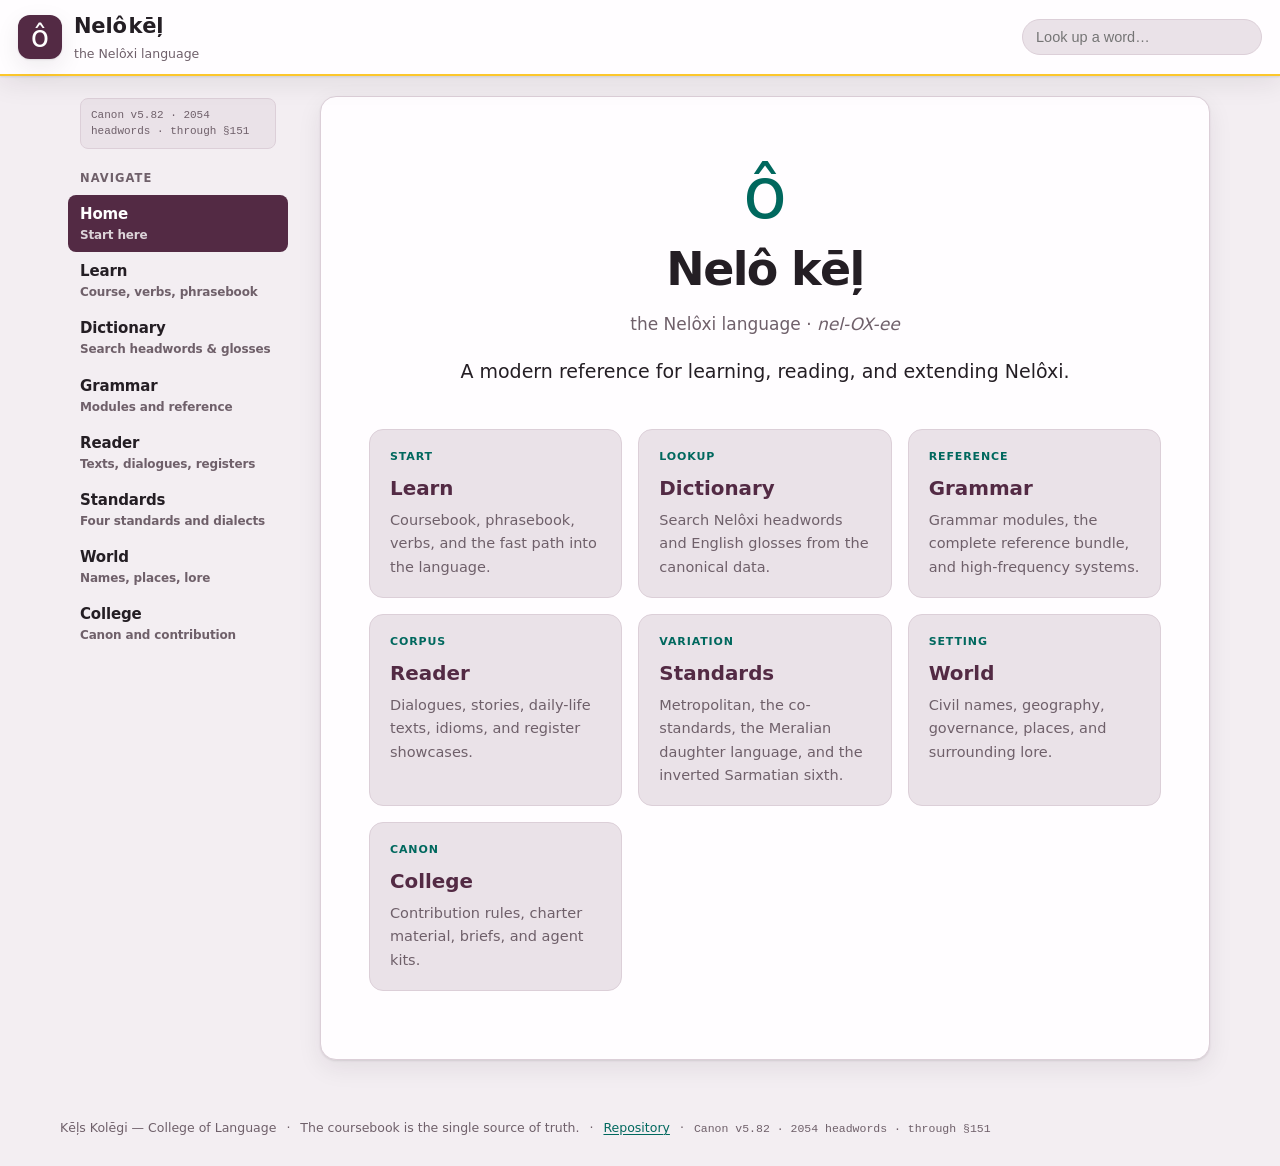
<file: index.html>
<!DOCTYPE html>
<html lang="en">
<head>
  <meta charset="utf-8" />
  <meta name="viewport" content="width=device-width, initial-scale=1" />
  <title>Nelô kēļ — the Nelôxi language</title>
  <meta name="description" content="Reference grammar, course, and dictionary of Nelôxi (nelô kēļ), the constructed language of the Kēļs Kolēgi." />
  <link rel="preconnect" href="https://api.fontshare.com" crossorigin />
  <link rel="preconnect" href="https://cdn.fontshare.com" crossorigin />
  <link rel="stylesheet" href="https://api.fontshare.com/v2/css?f[]=switzer@700&f[]=general-sans@400,500,600,700,401&display=swap" />
  <link rel="stylesheet" href="assets/style.css" />
  <link rel="icon" href="data:image/svg+xml,<svg xmlns='http://www.w3.org/2000/svg' viewBox='0 0 100 100'><text y='.9em' font-size='90'>ô</text></svg>" />
</head>
<body>
  <header class="site-header">
    <button id="nav-toggle" class="nav-toggle" aria-label="Toggle navigation">☰</button>
    <a class="brand" href="#/home">
      <span class="brand-mark">ô</span>
      <span class="brand-text">
        <span class="brand-name">Nelô&#8202;kēļ</span>
        <span class="brand-sub">the Nelôxi language</span>
      </span>
    </a>
    <div class="header-search">
      <input id="quick-dict" type="search" placeholder="Look up a word…" autocomplete="off" spellcheck="false" />
    </div>
  </header>

  <div class="layout">
    <nav id="sidebar" class="sidebar" aria-label="Sections"></nav>
    <main id="content" class="content" tabindex="-1">
      <div class="loading">Loading…</div>
    </main>
  </div>

  <footer class="site-footer">
    <span>Kēļs Kolēgi — College of Language</span>
    <span class="sep">·</span>
    <span>The coursebook is the single source of truth.</span>
    <span class="sep">·</span>
    <a href="https://github.com/quarterback/kels" rel="noopener">Repository</a>
    <span class="sep">·</span>
    <span id="version-stamp" class="version-stamp">…</span>
  </footer>

  <script src="assets/app.js"></script>
</body>
</html>
</file>
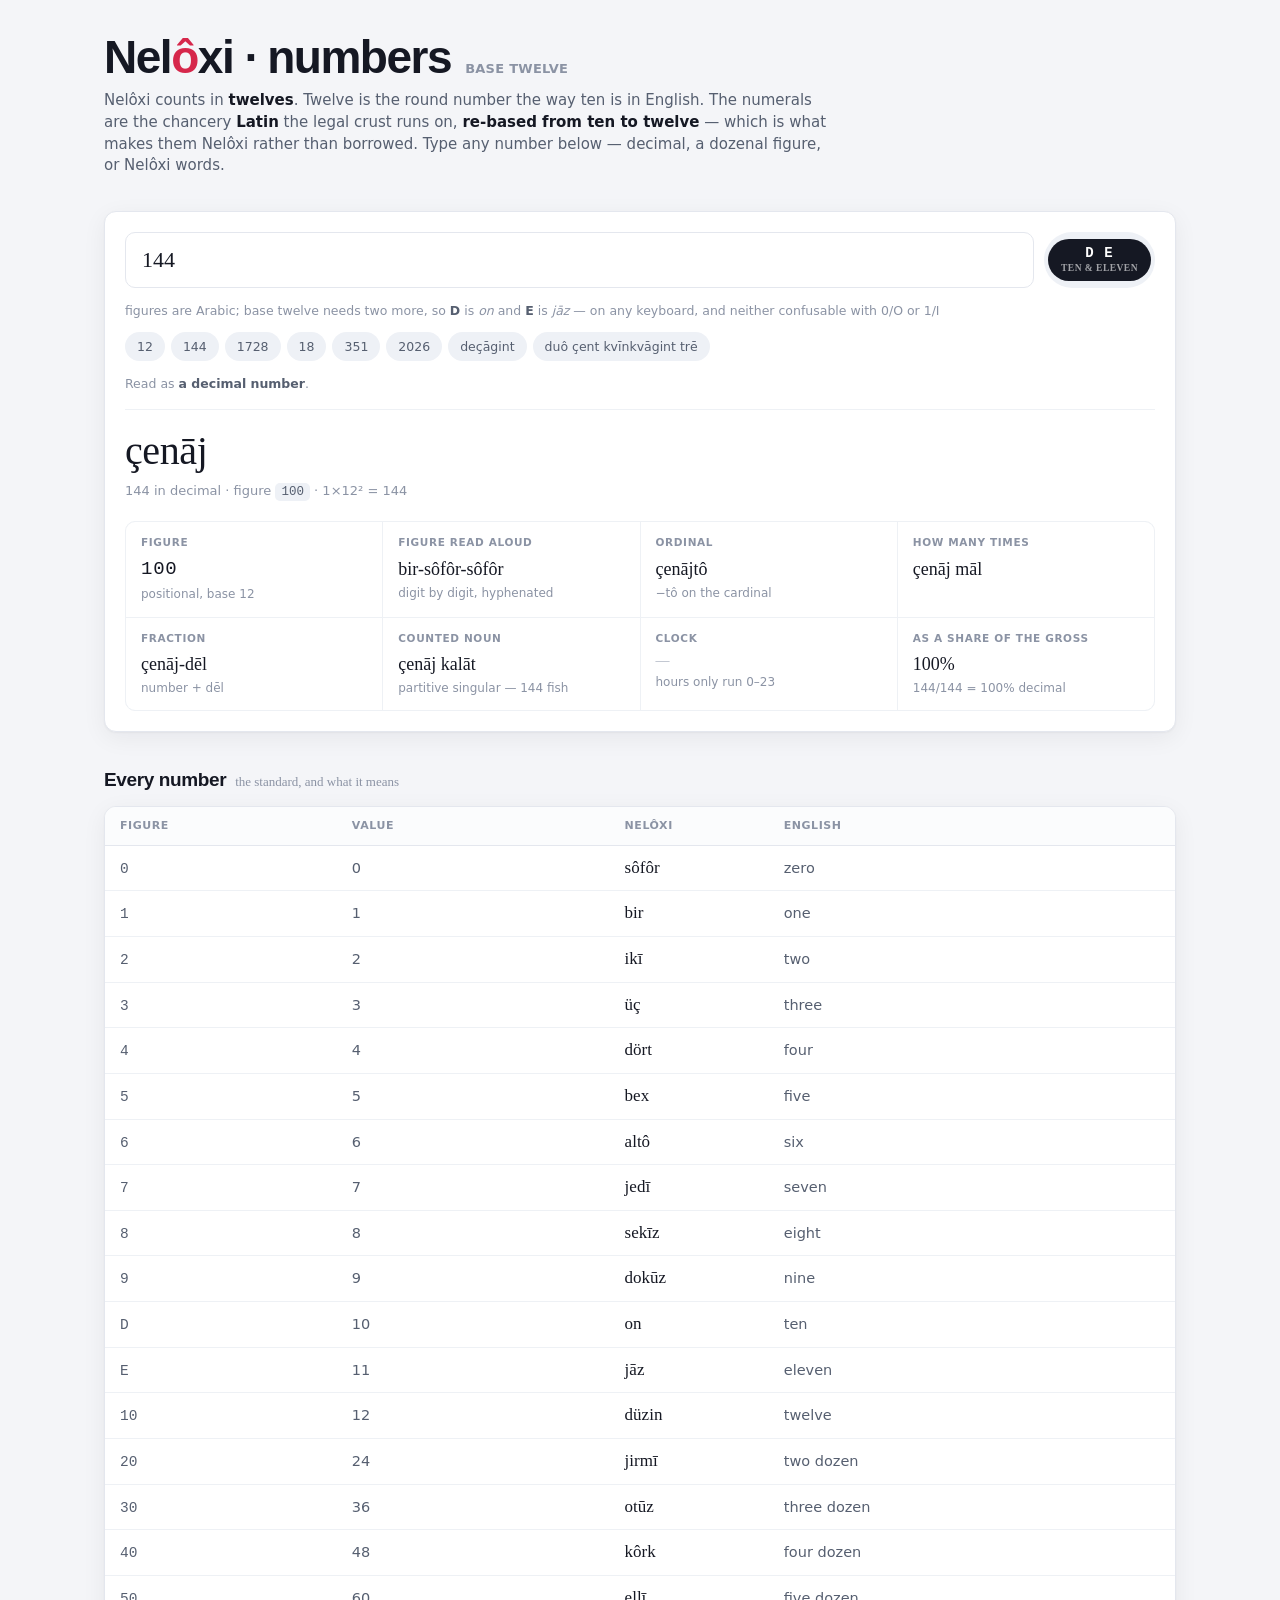
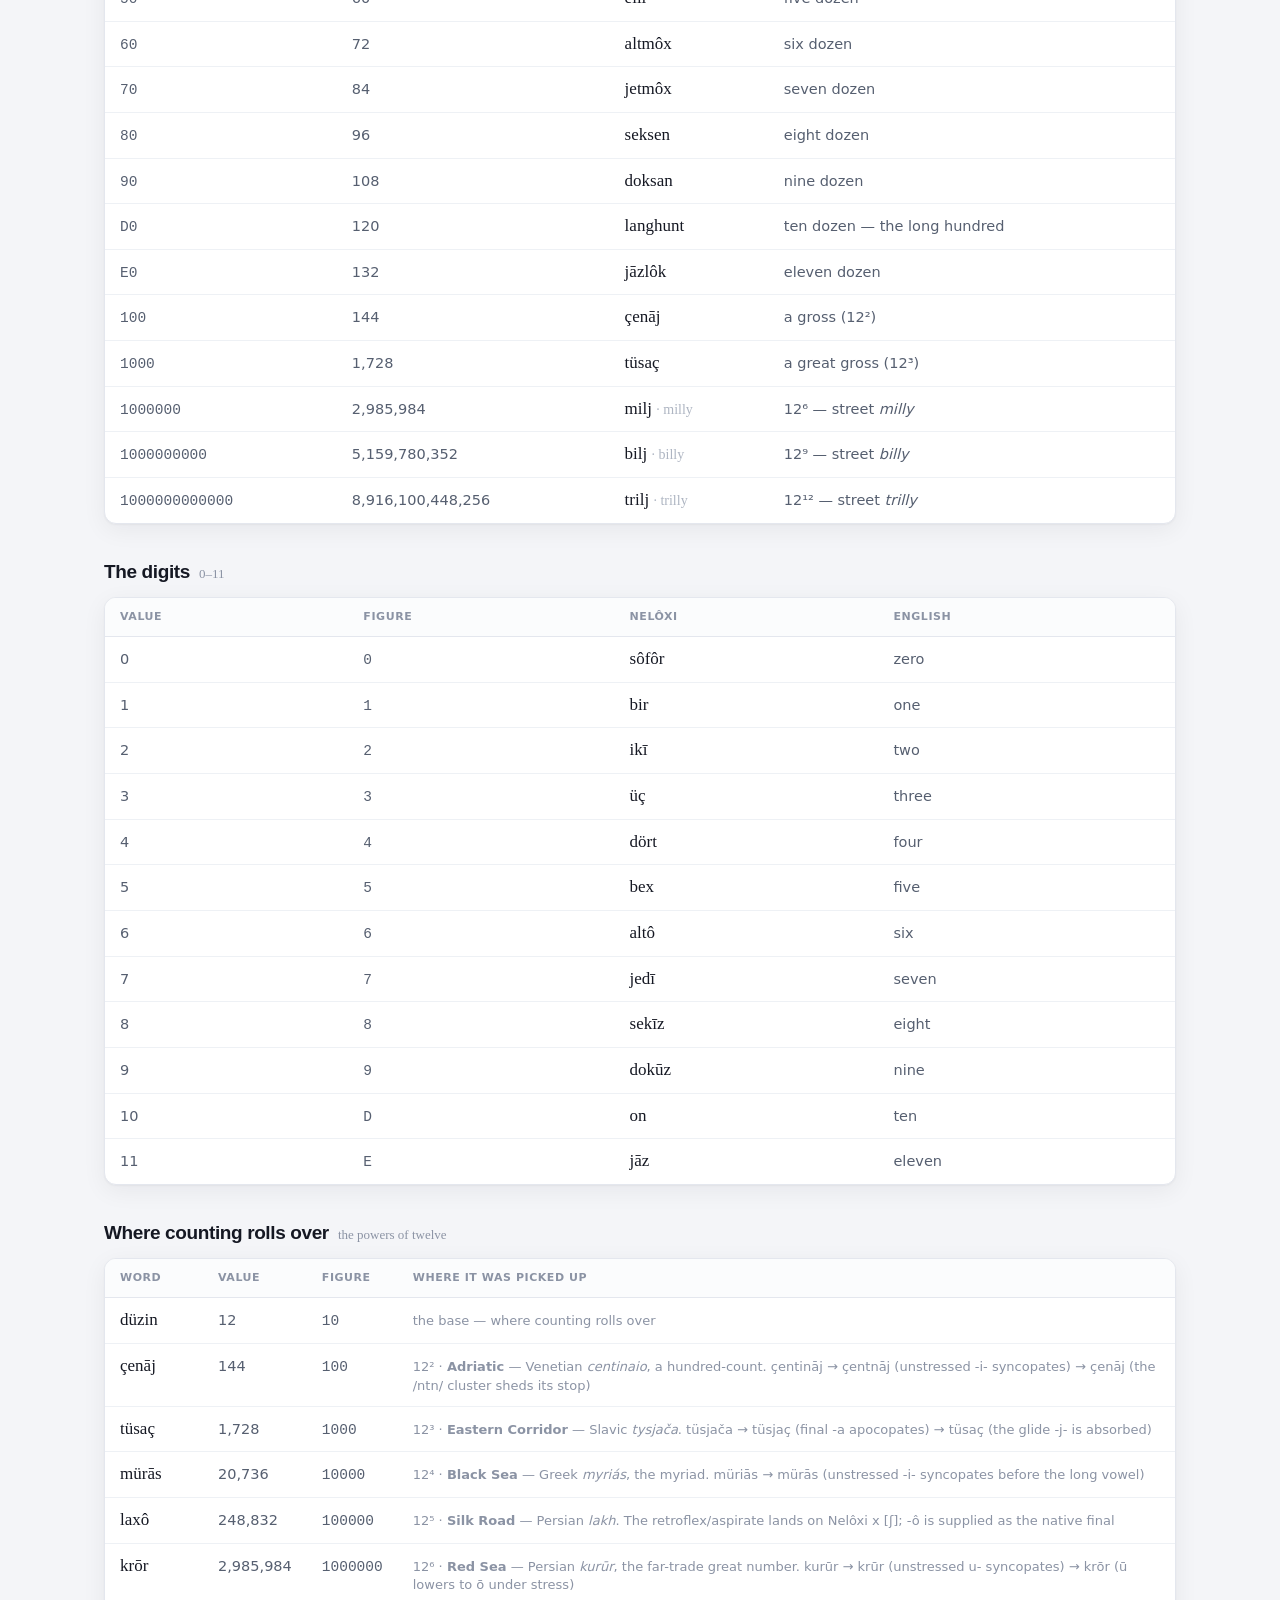
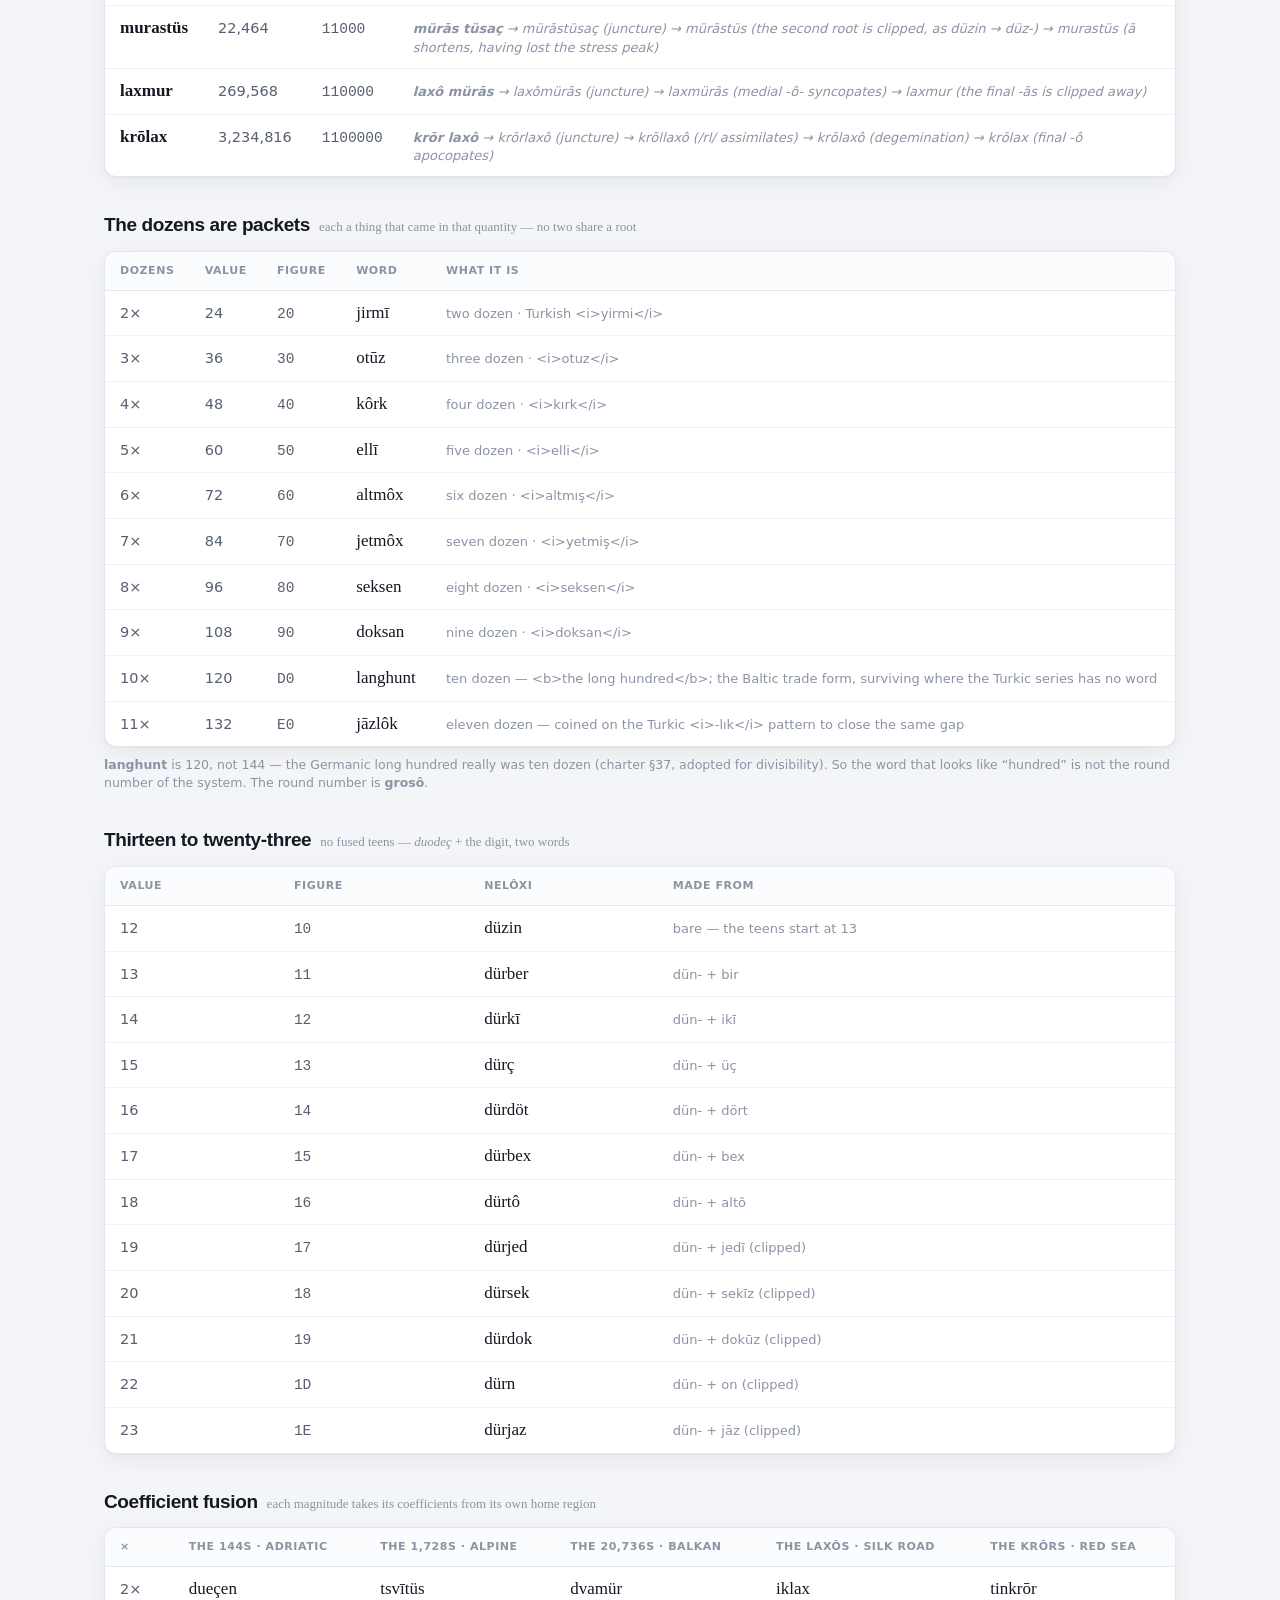
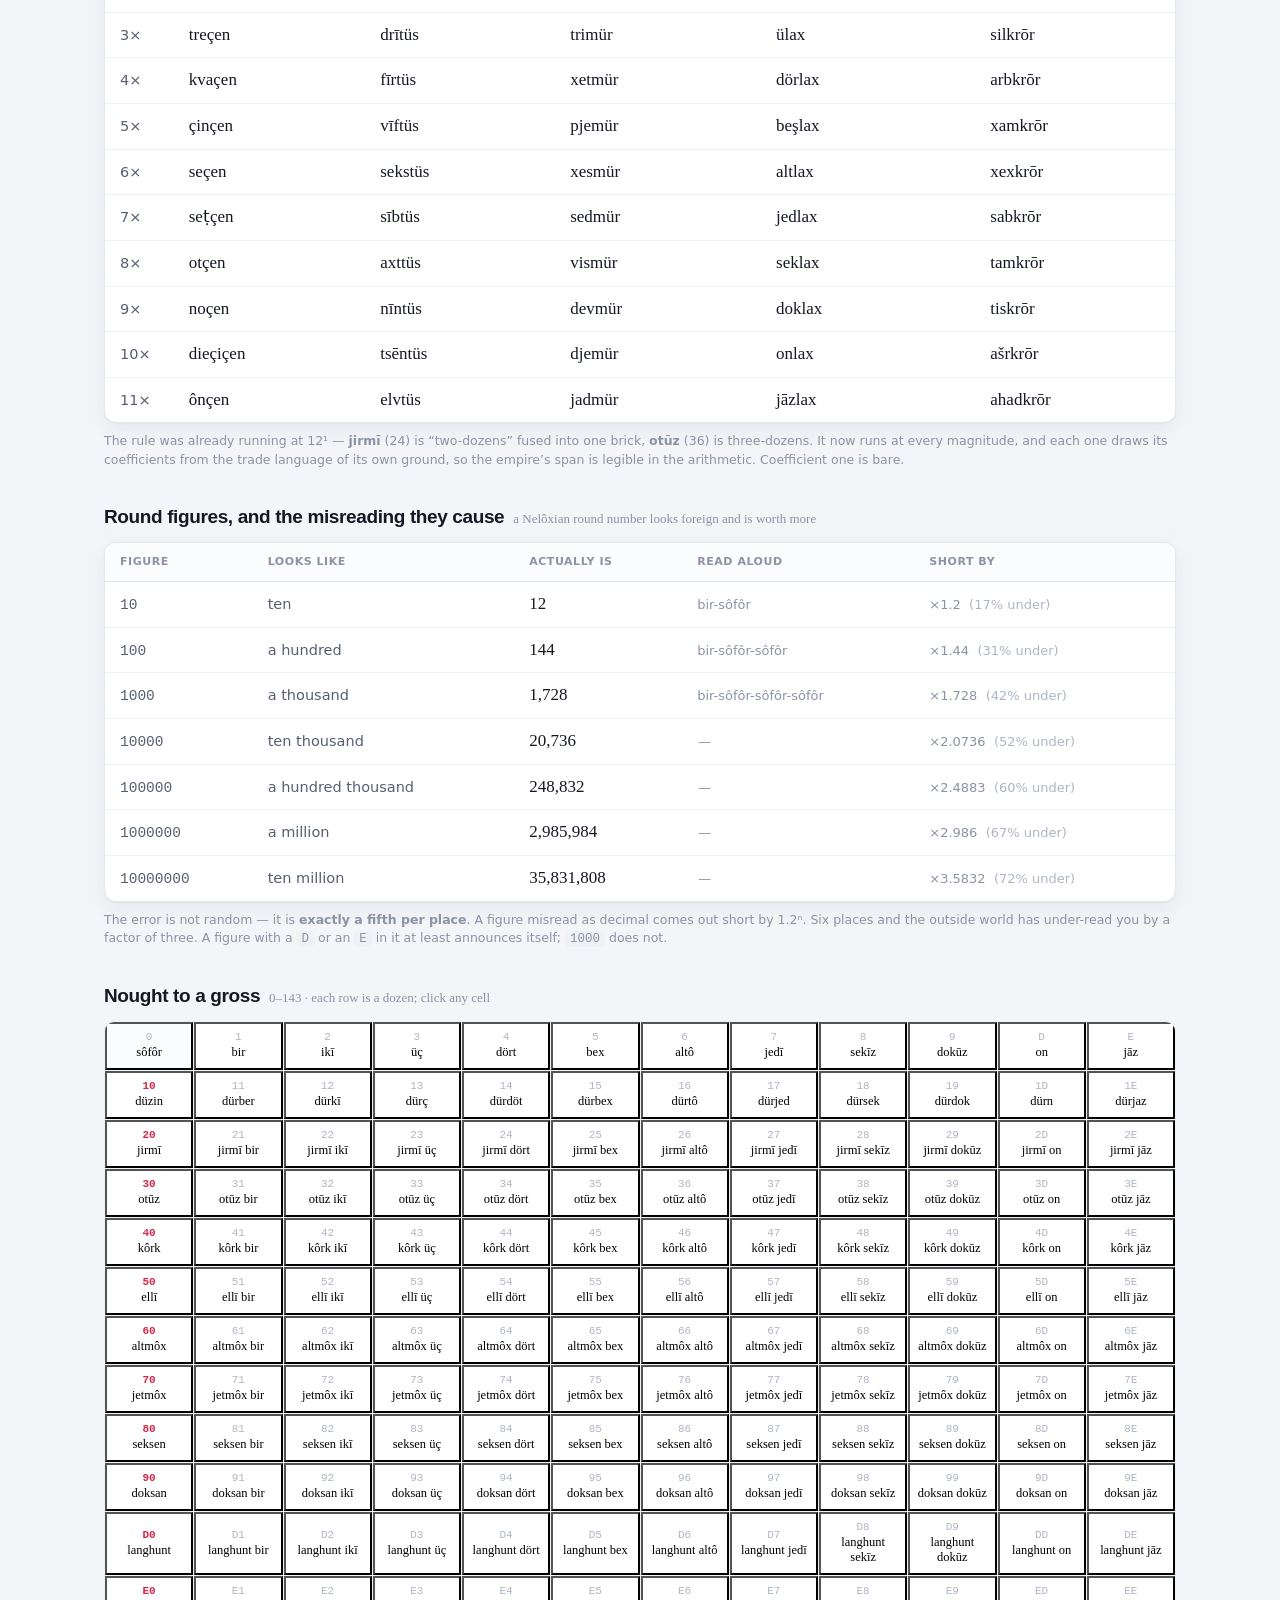
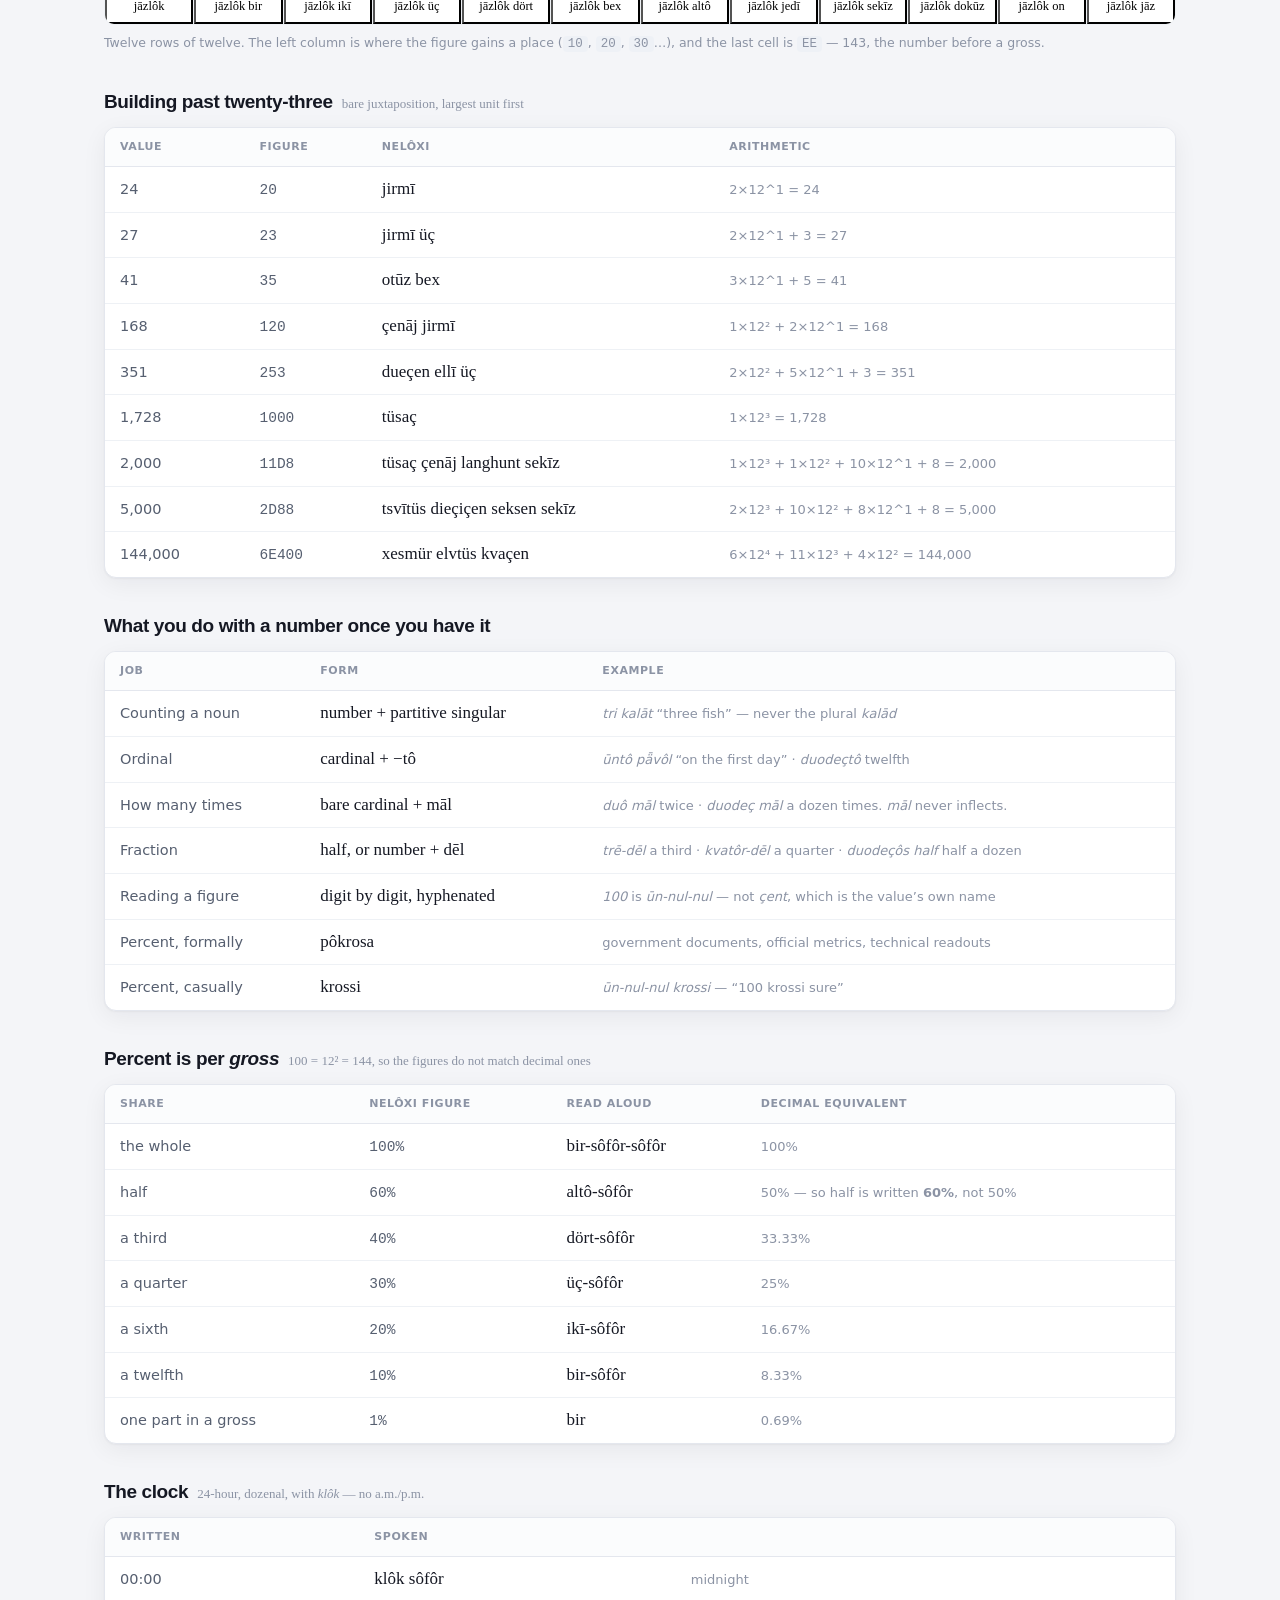
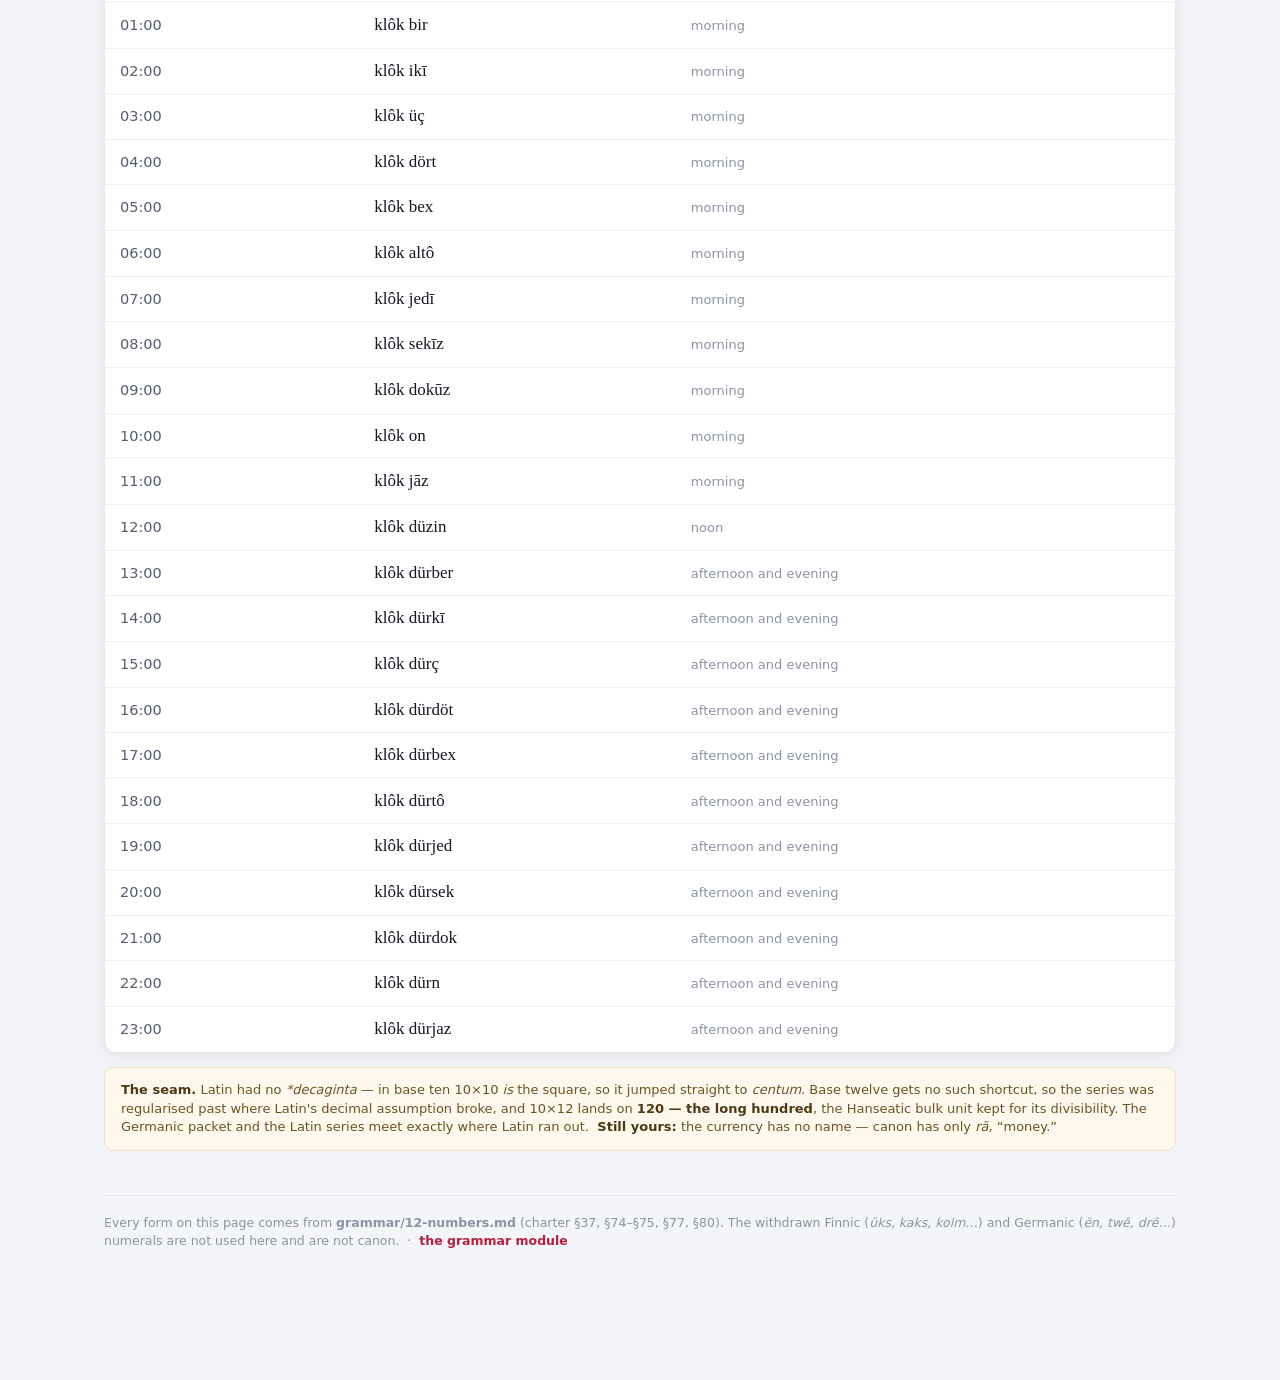
<file: numbers.html>
<!DOCTYPE html>
<html lang="en">
<head>
<meta charset="utf-8">
<meta name="viewport" content="width=device-width, initial-scale=1">
<title>Nelôxi — numbers</title>
<meta name="description" content="The Nelôxi dozenal number system: the Latin numerals re-based from ten to twelve — the digits, the -ginta dozens, the long hundred, and a converter for any number.">
<link rel="preconnect" href="https://api.fontshare.com" crossorigin>
<link href="https://api.fontshare.com/v2/css?f[]=general-sans@400,500,600,700&f[]=zodiak@400,500&f[]=cabinet-grotesk@700,800&display=swap" rel="stylesheet">
<link rel="icon" href="data:image/svg+xml,<svg xmlns='http://www.w3.org/2000/svg' viewBox='0 0 100 100'><text y='.9em' font-size='90'>ô</text></svg>">
<style>
:root{
  --bg:#f4f5f8;--surface:#fff;--raise:#fbfcfd;
  --ink:#151823;--ink2:#565f70;--ink3:#8b93a4;--ink4:#aeb5c2;
  --line:#e4e7ee;--line2:#eef1f5;
  --accent:#d6274b;--accent2:#b71d3e;--accent-weak:#fdeaef;
  --chip:#eef1f6;--chip-hover:#e5e9f0;
  --shadow:0 1px 2px rgba(20,24,35,.04),0 6px 24px rgba(20,24,35,.06);
  --radius:12px;
}
*{box-sizing:border-box;margin:0;padding:0}
html{background:var(--bg);-webkit-text-size-adjust:100%}
body{background:var(--bg);color:var(--ink);font-family:"General Sans",system-ui,-apple-system,sans-serif;font-size:14.5px;line-height:1.45;-webkit-font-smoothing:antialiased}
.wrap{max-width:1120px;margin:0 auto;padding:0 24px 120px}
.mast{padding:34px 0 14px}
.brandrow{display:flex;align-items:baseline;gap:14px;flex-wrap:wrap}
.title{font-family:"Cabinet Grotesk","General Sans",sans-serif;font-weight:800;font-size:clamp(28px,4.2vw,46px);letter-spacing:-.032em;line-height:1}
.title .o{color:var(--accent)}
.kicker{font-weight:600;font-size:13px;letter-spacing:.02em;color:var(--ink3);text-transform:uppercase}
.tagline{margin-top:10px;color:var(--ink2);font-size:15px;max-width:76ch}
.tagline b{color:var(--ink);font-weight:600}
.card{background:var(--surface);border:1px solid var(--line);border-radius:var(--radius);box-shadow:var(--shadow)}
h2{font-family:"Cabinet Grotesk","General Sans",sans-serif;font-weight:800;font-size:19px;letter-spacing:-.02em;margin:34px 0 12px}
h2 .sub{font-family:"General Sans";font-weight:500;font-size:13px;color:var(--ink3);margin-left:9px;letter-spacing:0}

/* converter */
.conv{padding:20px;margin-top:20px}
.inrow{display:flex;gap:10px;flex-wrap:wrap}
.inrow .f{position:relative;flex:1 1 320px}
#q{width:100%;height:56px;padding:0 16px;font-family:"Zodiak",Georgia,serif;font-size:22px;font-weight:500;color:var(--ink);background:var(--surface);border:1px solid var(--line);border-radius:10px}
#q::placeholder{font-family:"General Sans";font-size:16px;font-weight:400;color:var(--ink4)}
#q:focus{outline:none;border-color:var(--accent);box-shadow:0 0 0 3px var(--accent-weak)}
.seg{display:flex;gap:4px;align-items:center;background:var(--chip);border-radius:999px;padding:4px}
.seg button{font-family:ui-monospace,Menlo,monospace;font-size:14px;font-weight:600;padding:6px 13px;border:none;border-radius:999px;background:transparent;color:var(--ink2);cursor:pointer;display:flex;flex-direction:column;align-items:center;line-height:1.25;letter-spacing:.08em}
.seg button .gl{font-family:"General Sans";font-size:9.5px;font-weight:600;letter-spacing:.05em;text-transform:uppercase;color:var(--ink4);margin-top:1px}
.seg button[aria-pressed="true"]{background:var(--ink);color:#fff}
.seg button[aria-pressed="true"] .gl{color:rgba(255,255,255,.6)}
.chips{display:flex;gap:6px;flex-wrap:wrap;margin-top:12px}
.chips button{font-family:inherit;font-size:12.5px;font-weight:500;padding:6px 11px;border:1px solid transparent;border-radius:999px;background:var(--chip);color:var(--ink2);cursor:pointer}
.chips button:hover{background:var(--chip-hover);color:var(--ink)}
.read{margin-top:14px;font-size:12.5px;color:var(--ink3)}
.read b{color:var(--ink2);font-weight:600}
.bad{color:var(--accent2);font-weight:600}

.out{margin-top:16px;border-top:1px solid var(--line2);padding-top:18px}
.hero{font-family:"Zodiak",Georgia,serif;font-weight:500;font-size:clamp(24px,4.4vw,40px);line-height:1.15;letter-spacing:-.01em}
.heroline{margin-top:8px;color:var(--ink3);font-size:13px}
.heroline code{font-family:ui-monospace,Menlo,monospace;font-size:12.5px;background:var(--chip);padding:2px 6px;border-radius:5px;color:var(--ink2)}
.grid{display:grid;grid-template-columns:repeat(auto-fill,minmax(215px,1fr));gap:1px;margin-top:20px;background:var(--line2);border:1px solid var(--line2);border-radius:10px;overflow:hidden}
.cell{background:var(--surface);padding:13px 15px}
.cell .l{font-size:10.5px;font-weight:700;letter-spacing:.06em;text-transform:uppercase;color:var(--ink3)}
.cell .v{font-family:"Zodiak",Georgia,serif;font-size:18px;margin-top:5px;word-break:break-word}
.cell .n{font-size:12px;color:var(--ink3);margin-top:3px}
.cell.mono .v{font-family:ui-monospace,Menlo,monospace;font-size:19px;font-weight:500;letter-spacing:.04em}
.cell.off .v{color:var(--ink4);font-family:"General Sans";font-size:14px}

/* tables */
table{width:100%;border-collapse:collapse}
.tcard{overflow:hidden}
.tscroll{overflow-x:auto}
th{font-size:11px;font-weight:600;letter-spacing:.05em;text-transform:uppercase;color:var(--ink3);text-align:left;padding:11px 15px;border-bottom:1px solid var(--line);background:var(--raise);white-space:nowrap}
td{padding:10px 15px;border-bottom:1px solid var(--line2);vertical-align:baseline}
tr:last-child td{border-bottom:none}
td.fig{font-family:ui-monospace,Menlo,monospace;font-weight:500;color:var(--ink2);white-space:nowrap}
td.nx{font-family:"Zodiak",Georgia,serif;font-size:17px;white-space:nowrap}
td.en{color:var(--ink2)}
td.note{color:var(--ink3);font-size:13px}

/* the 144 grid */
.dozgrid{display:grid;grid-template-columns:repeat(12,1fr);gap:1px;background:var(--line2);border:1px solid var(--line2);border-radius:10px;overflow:hidden;min-width:840px}
.dz{background:var(--surface);padding:7px 6px 8px;text-align:center;cursor:pointer}
.dz:hover{background:var(--accent-weak)}
.dz .f{font-family:ui-monospace,Menlo,monospace;font-size:11px;color:var(--ink4)}
.dz .w{font-family:"Zodiak",Georgia,serif;font-size:12.5px;margin-top:2px;line-height:1.2;word-break:break-word}
.dz.zero{background:var(--raise)}
.dz.roll .f{color:var(--accent);font-weight:700}
.hint{margin-top:9px;font-size:12.5px;color:var(--ink3)}
.hint code{font-family:ui-monospace,Menlo,monospace;background:var(--chip);padding:1px 5px;border-radius:4px}
.foot{margin-top:44px;padding-top:18px;border-top:1px solid var(--line);color:var(--ink3);font-size:12.5px}
.foot a{color:var(--accent2);font-weight:600;text-decoration:none}
.foot a:hover{text-decoration:underline}
.open{margin-top:14px;padding:13px 16px;background:#fff8ec;border:1px solid #f0dfc0;border-radius:10px;font-size:13px;color:#6b5326}
.open b{color:#4c3a15}
@media (max-width:640px){.wrap{padding:0 16px 90px}.conv{padding:16px}}
</style>
</head>
<body>
<div class="wrap">

<header class="mast">
  <div class="brandrow">
    <h1 class="title">Nel<span class="o">ô</span>xi &middot; numbers</h1>
    <span class="kicker">base twelve</span>
  </div>
  <p class="tagline">Nelôxi counts in <b>twelves</b>. Twelve is the round number the way ten is in
  English. The numerals are the chancery <b>Latin</b> the legal crust runs on, <b>re-based from
  ten to twelve</b> &mdash; which is what makes them Nel&ocirc;xi rather than borrowed. Type any
  number below &mdash; decimal, a dozenal figure, or Nelôxi words.</p>
</header>

<section class="card conv">
  <div class="inrow">
    <div class="f"><input id="q" value="144" autocomplete="off" spellcheck="false"
      placeholder="a number, a dozenal figure, or Nelôxi words"></div>
    <div class="seg" id="glyphseg" title="Ten and eleven"></div>
  </div>
  <div class="read" id="glyphnote"></div>
  <div class="chips" id="chips"></div>
  <div class="read" id="read"></div>
  <div class="out" id="out"></div>
</section>

<h2>Every number<span class="sub">the standard, and what it means</span></h2>
<div class="card tcard"><div class="tscroll"><table id="tvar"></table></div></div>
<h2>The digits<span class="sub">0&ndash;11</span></h2>
<div class="card tcard"><div class="tscroll"><table id="tdig"></table></div></div>

<h2>Where counting rolls over<span class="sub">the powers of twelve</span></h2>
<div class="card tcard"><div class="tscroll"><table id="tpow"></table></div></div>

<h2>The dozens are packets<span class="sub">each a thing that came in that quantity &mdash; no two share a root</span></h2>
<div class="card tcard"><div class="tscroll"><table id="tpack"></table></div></div>
<p class="hint"><b>langhunt</b> is 120, not 144 &mdash; the Germanic long hundred really was ten
dozen (charter &sect;37, adopted for divisibility). So the word that looks like &ldquo;hundred&rdquo;
is not the round number of the system. The round number is <b>gros&ocirc;</b>.</p>

<h2>Thirteen to twenty-three<span class="sub">no fused teens &mdash; <i>duode&ccedil;</i> + the digit, two words</span></h2>
<div class="card tcard"><div class="tscroll"><table id="tteen"></table></div></div>

<h2>Coefficient fusion<span class="sub">each magnitude takes its coefficients from its own home region</span></h2>
<div class="card tcard"><div class="tscroll"><table id="tcoef"></table></div></div>
<p class="hint">The rule was already running at 12&sup1; &mdash; <b>jirm&imacr;</b> (24) is
&ldquo;two-dozens&rdquo; fused into one brick, <b>ot&umacr;z</b> (36) is three-dozens. It now runs at
every magnitude, and each one draws its coefficients from the trade language of its own ground, so
the empire&rsquo;s span is legible in the arithmetic. Coefficient one is bare.</p>

<h2>Round figures, and the misreading they cause<span class="sub">a Nel&ocirc;xian round number looks foreign and is worth more</span></h2>
<div class="card tcard"><div class="tscroll"><table id="tround"></table></div></div>
<p class="hint">The error is not random &mdash; it is <b>exactly a fifth per place</b>. A figure
misread as decimal comes out short by 1.2&#8319;. Six places and the outside world has under-read
you by a factor of three. A figure with a <code>D</code> or an <code>E</code> in it at least
announces itself; <code>1000</code> does not.</p>

<h2>Nought to a gross<span class="sub">0&ndash;143 &middot; each row is a dozen; click any cell</span></h2>
<div class="tscroll"><div class="dozgrid" id="dozgrid"></div></div>
<p class="hint">Twelve rows of twelve. The left column is where the figure gains a place
(<code>10</code>, <code>20</code>, <code>30</code>&hellip;), and the last cell is
<code>EE</code> &mdash; 143, the number before a gross.</p>

<h2>Building past twenty-three<span class="sub">bare juxtaposition, largest unit first</span></h2>
<div class="card tcard"><div class="tscroll"><table id="tex"></table></div></div>

<h2>What you do with a number once you have it</h2>
<div class="card tcard"><div class="tscroll"><table id="tuse"></table></div></div>

<h2>Percent is per <i>gross</i><span class="sub">100 = 12² = 144, so the figures do not match decimal ones</span></h2>
<div class="card tcard"><div class="tscroll"><table id="tpct"></table></div></div>

<h2>The clock<span class="sub">24-hour, dozenal, with <i>klôk</i> &mdash; no a.m./p.m.</span></h2>
<div class="card tcard"><div class="tscroll"><table id="tclk"></table></div></div>

<div class="open" id="openq"></div>

<p class="foot">Every form on this page comes from <b>grammar/12-numbers.md</b> (charter §37,
§74&ndash;§75, §77, §80). The withdrawn Finnic (<i>üks, kaks, kolm&hellip;</i>) and Germanic
(<i>ēn, twē, drē&hellip;</i>) numerals are not used here and are not canon.
&nbsp;·&nbsp; <a href="index.html#/numbers">the grammar module</a></p>

</div>
<script>
"use strict";
/* ── canon ───────────────────────────────────────────────────────────────────
   Figures are ARABIC NUMERALS. The spoken count is TURKISH-ROOTED and digested
   into Nelôxi — not pasted in raw. The correspondences are the language's own:
     ş → x   (Nelôxi's [ʃ]: gümüx, jexil, Xauli)
     y → j   ([j] is always j)
     ı → ô   (Turkish ı is [ɯ], Nelôxi ô is [ɤ] — near-exact)
     ç       kept in spelling, shifted to the native [ts]
   The history: Hanseatic-north merchants gave the official language its frame,
   but the EAST grew the empire and carried the language, so the counting is
   eastern. Localities keep their own words; this is the federal standard.     */
const DIG  = ["sôfôr","bir","ikī","üç","dört","bex","altô","jedī","sekīz","dokūz","on","jāz"];
const EN   = ["zero","one","two","three","four","five","six","seven","eight","nine","ten","eleven"];
const SRC  = ["sıfır","bir","iki","üç","dört","beş","altı","yedi","sekiz","dokuz","on",
              "yāzdah (Persian) — the one digit the base shift had to import"];
/* 13–23 ARE fused — by EROSION, not by gluing. They began as düzin + digit and
   centuries of rapid speech mushed them into opaque single roots:
     1. clipping   düzin → düz-   (unstressed final syllable lost in juncture)
     2. rhotacism  düz- → dür-    (the exposed z goes to r)
     3. onset capture — a vowel-initial digit loses that vowel (ikī → kī);
        a consonant-initial one keeps its onset and reduces instead (bir → ber)
   Nobody hears düzin in them any more. Index 0 = 13.                          */
const TEEN=[
 ["dürber","düzin bir","b- is an onset, so -i- cannot syncopate; it lowers to -e-"],
 ["dürkī","düzin ikī","vowel-initial: the i- syncopates, leaving kī"],
 ["dürç","düzin üç","vowel-initial: the ü- syncopates, leaving ç as a bare coda"],
 ["dürdöt","düzin dört","r…r across the join dissimilates — the digit's r drops"],
 ["dürbex","düzin bex","b- onset, -e- is the nucleus; nothing to lose"],
 ["dürtô","düzin altô","a- syncopates → ltô, then the /rlt/ cluster sheds its l"],
 ["dürjed","düzin jedī","j- onset; the unstressed final -ī falls away"],
 ["dürsek","düzin sekīz","s- onset; the whole unstressed final syllable -īz falls"],
 ["dürdok","düzin dokūz","d- onset; final -ūz falls, as in dürsek"],
 ["dürn","düzin on","vowel-initial: the o- syncopates, leaving n as a bare coda"],
 ["dürjaz","düzin jāz","j- onset; the long ā shortens under the loss of its own stress"]];
const DUNA="düzin";
/* THE LADDER IS A MAP. Small numbers are home; each order of magnitude was
   picked up one stage further out along the road, at the moment the trade
   needed a number that large — and lexicalized on arrival as a power of TWELVE
   rather than of ten. Baltic counting-house → the Mediterranean and the Alpine
   passes → the length of the silk road. You can read the empire's reach off its
   own numerals. Each was digested by the same phonology that later fuses them. */
const MAG={ 2:["çenāj","12² · <b>Adriatic</b> — Venetian <i>centinaio</i>, a hundred-count. çentināj → çentnāj (unstressed -i- syncopates) → çenāj (the /ntn/ cluster sheds its stop)"],
            3:["tüsaç","12³ · <b>Eastern Corridor</b> — Slavic <i>tysjača</i>. tüsjača → tüsjaç (final -a apocopates) → tüsaç (the glide -j- is absorbed)"],
            4:["mürās","12⁴ · <b>Black Sea</b> — Greek <i>myriás</i>, the myriad. müriās → mürās (unstressed -i- syncopates before the long vowel)"],
            5:["laxô","12⁵ · <b>Silk Road</b> — Persian <i>lakh</i>. The retroflex/aspirate lands on Nelôxi x [ʃ]; -ô is supplied as the native final"],
            6:["krōr","12⁶ · <b>Red Sea</b> — Persian <i>kurūr</i>, the far-trade great number. kurūr → krūr (unstressed u- syncopates) → krōr (ū lowers to ō under stress)"] };
/* COEFFICIENT FUSION — the rule the Turkic dozens were already using.
   jirmī (24) is "two-dozens" fused to one opaque brick; otūz (36) likewise.
   The rule existed at 12¹ and never went further. It does now, at every
   magnitude — and each magnitude takes its coefficients from the dominant
   trade language of its OWN home region, so the empire's span is legible in
   the arithmetic itself.
     the 144s  → Italian/Venetian   (the Adriatic)
     the 1728s → Germanic/Alpine    (the passes)
     the 20736s→ Slavic/Balkan      (the Black Sea hinterland)
     the laxôs → Turkic             (the Silk Road)
     the krōrs → Arabic/Persian     (the Red Sea)
   Coefficient one is bare — the magnitude root stands alone.                 */
const CLIP={ 2:"çen", 3:"tüs", 4:"mür", 5:"lax", 6:"krōr" };
const COEF={
 2:{2:"due",3:"tre",4:"kva",5:"çin",6:"se",7:"seṭ",8:"ot",9:"no",10:"dieçi",11:"ôn"},
 3:{2:"tsvī",3:"drī",4:"fīr",5:"vīf",6:"seks",7:"sīb",8:"axt",9:"nīn",10:"tsēn",11:"elv"},
 4:{2:"dva",3:"tri",4:"xet",5:"pje",6:"xes",7:"sed",8:"vis",9:"dev",10:"dje",11:"jad"},
 5:{2:"ik",3:"ü",4:"dör",5:"beş",6:"alt",7:"jed",8:"sek",9:"dok",10:"on",11:"jāz"},
 /* sab- = 7 anchors the Arabic series. 6× is PERSIAN: shesh /ʃeʃ/ digests
    through the ş → x rule to xex-, keeping the Red Sea column Persian-sourced
    throughout — laxô, krōr and xex- all come off the same water. */
 6:{2:"tin",3:"sil",4:"arb",5:"xam",6:"xex",7:"sab",8:"tam",9:"tis",10:"ašr",11:"ahad"}};
function magWord(k,c){ return c===1 ? MAG[k][0] : COEF[k][c]+CLIP[k]; }

/* Two ADJACENT magnitudes, both coefficient one and nothing trailing, fuse
   further into a single root of their own. */
const FUSE={ "4+3":["murastüs","<b>mürās tüsaç</b> → mürāstüsaç (juncture) → mürāstüs (the second root is clipped, as düzin → düz-) → murastüs (ā shortens, having lost the stress peak)"],
             "5+4":["laxmur","<b>laxô mürās</b> → laxômürās (juncture) → laxmürās (medial -ô- syncopates) → laxmur (the final -ās is clipped away)"],
             "6+5":["krōlax","<b>krōr laxô</b> → krōrlaxô (juncture) → krōllaxô (/rl/ assimilates) → krōlaxô (degemination) → krōlax (final -ô apocopates)"] };
/* The Turkish tens re-pointed from ten to twelve. They are already OPAQUE —
   jirmī, otūz, kôrk, ellī are not derivable from ikī, üç, dört, bex — so the
   dozens come out as single unglued words for free.
   Turkish runs out at doksan and jumps to yüz, exactly as Latin jumped from
   nonaginta to centum: in base ten 10×10 IS the hundred. Base twelve gets no
   such shortcut, so 10× is where the BALTIC TRADE RESIDUE survives — langhunt,
   the Hanseatic long hundred for timber, herring and hides.                   */
const PACK={ 2:["jirmī","two dozen · Turkish <i>yirmi</i>"],
             3:["otūz","three dozen · <i>otuz</i>"],
             4:["kôrk","four dozen · <i>kırk</i>"],
             5:["ellī","five dozen · <i>elli</i>"],
             6:["altmôx","six dozen · <i>altmış</i>"],
             7:["jetmôx","seven dozen · <i>yetmiş</i>"],
             8:["seksen","eight dozen · <i>seksen</i>"],
             9:["doksan","nine dozen · <i>doksan</i>"],
            10:["langhunt","ten dozen — <b>the long hundred</b>; the Baltic trade form, surviving where the Turkic series has no word"],
            11:["jāzlôk","eleven dozen — coined on the Turkic <i>-lık</i> pattern to close the same gap"] };

/* Figures are Arabic numerals. Base twelve needs two signs beyond 0–9:
   D for on (10), E for jāz (11). One standard. */
const GLYPHS={ "Printed":["D","E"] };
const GLYPHNOTE={
  "Printed":"figures are Arabic; base twelve needs two more, so <b>D</b> is <i>on</i> and <b>E</b> is <i>jāz</i> — on any keyboard, and neither confusable with 0/O or 1/I"
};
/* a new word every third place; 12⁴ and 12⁵ ride as coefficients.
   milj/bilj/trilj are late loans — nothing above a bin was ever needed until
   double-entry bookkeeping — so they arrived undigested and grew street forms. */
const TOPMAG=6, MAXN=144*Math.pow(12,6)-1;

let glyph="Printed";

/* ── composing a number ────────────────────────────────────────────────────── */
/* 0–143: digits, düzin, the eroded teens, the lexicalized dozens */
function small(n){
  if(n<12)  return DIG[n];
  if(n===12)return DUNA;
  if(n<24)  return TEEN[n-13][0];
  const d=Math.floor(n/12), u=n%12;
  return PACK[d][0] + (u ? " "+DIG[u] : "");
}
/* Above a gross the road ladder takes over. Two ADJACENT magnitudes, both with
   coefficient one and nothing trailing, do not stand as separate words — they
   erode and fuse into a single opaque root (FUSE). */
function cardinal(n){
  if(n<144) return small(n);
  const parts=[]; let x=n;
  for(let k=TOPMAG;k>=2;k--){
    const v=Math.pow(12,k);
    if(x>=v){ parts.push([k,Math.floor(x/v)]); x%=v; }
  }
  if(parts.length===2 && x===0 && parts[0][1]===1 && parts[1][1]===1
     && parts[0][0]-parts[1][0]===1){
    const f=FUSE[parts[0][0]+"+"+parts[1][0]];
    if(f) return f[0];
  }
  const out=parts.map(([k,c])=> magWord(k,c));
  if(x) out.push(small(x));
  return out.join(" ");
}
function digitsOf(n){
  if(n===0) return [0];
  const d=[]; let x=n;
  while(x>0){ d.unshift(x%12); x=Math.floor(x/12); }
  return d;
}
/* the written figure */
function figure(n){
  const [t,e]=GLYPHS[glyph];
  return digitsOf(n).map(d=>d<10?String(d):(d===10?t:e)).join("");
}
/* how a figure is read aloud — digit by digit, hyphenated: 100 → ūn-nul-nul */
function readFigure(n){ return digitsOf(n).map(d=>DIG[d]).join("-"); }
/* Above 12⁴ the everyday register stops saying the value and reads the figure.
   The fused bricks stay, for the formal/legal/customs register. */
const CLERK=Math.pow(12,4);
function clerk(n){ return n>=CLERK ? readFigure(n) : null; }
/* the arithmetic behind the words */
function breakdown(n){
  if(n<12) return "";
  const d=digitsOf(n), P=[];
  d.forEach((v,i)=>{ const p=d.length-1-i; if(v) P.push(p?`${v}×12${sup(p)}`:`${v}`); });
  return P.join(" + ")+" = "+n.toLocaleString("en-US");
}
const sup=p=>["","","²","³","⁴","⁵","⁶","⁷","⁸","⁹","¹⁰","¹¹","¹²"][p]||("^"+p);

/* -tô on the cardinal: ūntô, duôtô, duodeçtô — the suffix lands on the last word */
function ordinal(n){ return cardinal(n)+"tô"; }
/* canon has half as its own word; everything else is number + dēl */
function fraction(n){ return n===2 ? "half" : cardinal(n)+"-dēl"; }

/* ── reading a number back ─────────────────────────────────────────────────── */
const DIGIDX={}, TEENIDX={};
DIG.forEach((w,i)=>DIGIDX[fold(w)]=i);
TEEN.forEach((t,i)=>{ TEENIDX[fold(t[0])]=i+13; });
TEEN.forEach((t,i)=>{ TEENIDX[fold(t[0])]=i+13; });
function fold(s){
  return String(s).toLowerCase()
    .replace(/ô/g,"o").replace(/ā/g,"a").replace(/ē/g,"e").replace(/ī/g,"i")
    .replace(/ō/g,"o").replace(/ū/g,"u").replace(/ñ/g,"n").replace(/ç/g,"c")
    .replace(/ä/g,"a").replace(/ö/g,"o").replace(/ü/g,"u").replace(/õ/g,"o");
}
const UNITW={ [fold(DUNA)]:12 };
const MAGW={}; Object.keys(MAG).forEach(k=>MAGW[fold(MAG[k][0])]=Math.pow(12,+k));
/* every coefficient-fused brick is its own lexical entry to the reader */
Object.keys(COEF).forEach(k=>Object.keys(COEF[k]).forEach(c=>{
  MAGW[fold(COEF[k][c]+CLIP[k])] = (+c)*Math.pow(12,+k); }));
const FUSEW={}; Object.keys(FUSE).forEach(k=>{
  const [hi,lo]=k.split("+").map(Number);
  FUSEW[fold(FUSE[k][0])]=Math.pow(12,hi)+Math.pow(12,lo); });
/* each -ginta word is a bare value, not a coefficient — vigint IS 24 */
const PACKW={}; Object.keys(PACK).forEach(k=>PACKW[fold(PACK[k][0])]=k*12);

/* Parses Nelôxi words, then RE-COMPOSES the result and compares. A mismatch is
   reported as unreadable rather than answered wrongly. */
/* milly/billy/trilly are the street forms of milj/bilj/trilj — accepted on
   input, normalised to the formal word before the round-trip check runs. */
const STREET={ milly:"milj", billy:"bilj", trilly:"trilj" };
function deStreet(s){
  return String(s).split(/(\s+)/).map(w=>STREET[fold(w)]||w).join("");
}
function parseWords(raw){
  const str=deStreet(raw);
  const toks=fold(str).split(/[\s\-·,]+/).filter(Boolean);
  if(!toks.length) return null;
  let total=0, group=0, pend=null;
  const flush=()=>{ if(pend!==null){ group+=pend; pend=null; } };
  for(let i=0;i<toks.length;i++){
    const t=toks[i];
    if(DIGIDX[t]!==undefined){ flush(); pend=DIGIDX[t]; continue; }
    if(TEENIDX[t]!==undefined){ flush(); group+=TEENIDX[t]; continue; }
    if(PACKW[t]!==undefined){ flush(); group+=PACKW[t]; continue; }
    if(UNITW[t]!==undefined){ group += (pend===null?1:pend)*UNITW[t]; pend=null; continue; }
    if(FUSEW[t]!==undefined){ flush(); total+=FUSEW[t]; group=0; continue; }
    if(MAGW[t]!==undefined){
      flush();
      total += (group===0?1:group)*MAGW[t];
      group=0; continue;
    }
    return null;                                   /* not a numeral word */
  }
  flush();
  total+=group;
  if(!Number.isFinite(total) || total<0 || total>MAXN) return null;
  return fold(cardinal(total))===fold(str.trim().replace(/[·,]+/g," ")) ? total : null;
}
function parseFigure(str){
  const [t,e]=["de","xe","↊↋"];                    /* accept any glyph set */
  const s=String(str).trim().toUpperCase().replace(/^0Z/,"").replace(/[\s_]/g,"");
  if(!s || !/^[0-9DEX↊↋]+$/.test(s)) return null;
  let n=0;
  for(const c of s){
    let d;
    if(/[0-9]/.test(c)) d=+c;
    else if(c==="D"||c==="X"||c==="↊") d=10;
    else if(c==="E"||c==="↋") d=11;
    else return null;
    n=n*12+d;
    if(n>MAXN) return null;
  }
  return n;
}
/* one input, three notations — work out which was meant */
function interpret(raw){
  const s=raw.trim();
  if(!s) return null;
  if(/^-?[\d,\s]+$/.test(s)){
    const n=parseInt(s.replace(/[,\s]/g,""),10);
    if(Number.isFinite(n)&&n>=0) return {n, how:"a decimal number"};
    return null;
  }
  if(/^(0z|0Z)/.test(s)||/^[0-9DEXde x↊↋]+$/.test(s)){
    const n=parseFigure(s);
    if(n!==null) return {n, how:"a dozenal figure"};
  }
  const w=parseWords(s);
  if(w!==null) return {n:w, how:"Nelôxi words"};
  const n2=parseFigure(s);
  if(n2!==null) return {n:n2, how:"a dozenal figure"};
  return null;
}

/* ── render ────────────────────────────────────────────────────────────────── */
const $=id=>document.getElementById(id);
const esc=s=>String(s).replace(/[&<>"]/g,c=>({"&":"&amp;","<":"&lt;",">":"&gt;",'"':"&quot;"}[c]));
const cell=(l,v,n,cls)=>`<div class="cell ${cls||""}"><div class="l">${l}</div>`+
  `<div class="v">${v}</div>${n?`<div class="n">${n}</div>`:""}</div>`;

const NOUNS=[["kalāt","fish"],["pǟvôt","days"],["kūt","months"],["līnāt","towns"]];

function draw(){
  const raw=$("q").value, got=interpret(raw);
  if(!got){
    $("read").innerHTML=raw.trim()
      ? `<span class="bad">Not a number I can read.</span> Try <b>144</b>, <b>100</b> as a figure, or <b>çent</b>.`
      : "";
    $("out").innerHTML=""; markGrid(null); return;
  }
  const n=got.n;
  $("read").innerHTML=`Read as <b>${got.how}</b>.`;

  const bits=[];
  bits.push(`<div class="hero">${esc(cardinal(n))}</div>`);
  const bd=breakdown(n);
  bits.push(`<div class="heroline">${n.toLocaleString("en-US")} in decimal &middot; `+
            `figure <code>${esc(figure(n))}</code>${bd?" &middot; "+esc(bd):""}</div>`);

  const g=[];
  g.push(cell("Figure", esc(figure(n)),
    "positional, base 12", "mono"));
  g.push(n>=CLERK
    ? cell("Clerk register", esc(readFigure(n)),
           "past a mürās nobody says the value — the figure is read straight off")
    : cell("Figure read aloud", esc(readFigure(n)), "digit by digit, hyphenated"));
  g.push(cell("Ordinal", esc(ordinal(n)), "&minus;tô on the cardinal"));
  g.push(cell("How many times", esc(cardinal(n))+" māl",
    n===1?"once":(n===2?"twice":"")));
  g.push(n<2 ? cell("Fraction","—","no share below a half","off")
             : cell("Fraction", esc(fraction(n)),
                    n===2?"its own word, not dva-dēl":"number + dēl"));
  const noun=NOUNS[n%NOUNS.length];
  g.push(n===1
    ? cell("Counted noun", "ūn "+esc(noun[0].replace(/t$/,"d")),
           "one takes no partitive")
    : cell("Counted noun", esc(cardinal(n)+" "+noun[0]),
           "partitive singular &mdash; "+esc(n+" "+noun[1])));
  g.push(n<24
    ? cell("Clock", "klôk "+esc(cardinal(n)),
           String(n).padStart(2,"0")+":00 &mdash; 24-hour, no a.m./p.m.")
    : cell("Clock","—","hours only run 0&ndash;23","off"));
  const pctOf=(n/144*100);
  g.push(n<=144
    ? cell("As a share of the gross", esc(figure(n))+"%",
           esc(n+"/144 = "+(pctOf).toFixed(pctOf%1?2:0)+"% decimal"))
    : cell("As a share of the gross","—","over a full gross","off"));
  bits.push(`<div class="grid">${g.join("")}</div>`);
  $("out").innerHTML=bits.join("");
  markGrid(n);
}

function tbl(id, head, rows){
  $(id).innerHTML=`<thead><tr>${head.map(h=>`<th>${h}</th>`).join("")}</tr></thead>`+
    `<tbody>${rows.map(r=>`<tr>${r.join("")}</tr>`).join("")}</tbody>`;
}
const c=(cls,v)=>`<td class="${cls}">${v}</td>`;

function tables(){
  tbl("tdig",["Value","Figure","Nelôxi","English"],
    DIG.map((w,i)=>[c("en",i), c("fig",figure(i)), c("nx",esc(w)), c("en",EN[i])]));

  tbl("tpow",["Word","Value","Figure","Where it was picked up"],
    [[c("nx",DUNA), c("en","12"), c("fig",figure(12)), c("note","the base — where counting rolls over")]]
    .concat(Object.keys(MAG).map(k=>[c("nx",MAG[k][0]), c("en",Math.pow(12,+k).toLocaleString("en-US")),
      c("fig",figure(Math.pow(12,+k))), c("note",MAG[k][1])]))
    .concat(Object.keys(FUSE).map(k=>{
      const [hi,lo]=k.split("+").map(Number), v=Math.pow(12,hi)+Math.pow(12,lo);
      return [c("nx","<b>"+FUSE[k][0]+"</b>"), c("en",v.toLocaleString("en-US")), c("fig",figure(v)),
              c("note","<i>"+FUSE[k][1]+"</i>")]; })));

  /* the ten packets — each a thing that came in that quantity */
  tbl("tpack",["Dozens","Value","Figure","Word","What it is"],
    Object.keys(PACK).map(k=>[c("en",k+"×"), c("en",k*12), c("fig",figure(k*12)),
      c("nx",esc(PACK[k][0])), c("note",esc(PACK[k][1]))]));

  const teen=[];
  teen.push([c("en","12"), c("fig",figure(12)), c("nx",DUNA), c("note","bare — the teens start at 13")]);
  for(let i=13;i<=23;i++) teen.push([c("en",i), c("fig",figure(i)), c("nx",esc(cardinal(i))),
    c("note","dün- + "+esc(DIG[i-12])+(i-12>=7?" (clipped)":""))]);
  tbl("tteen",["Value","Figure","Nelôxi","Made from"],teen);

  /* the same digit string, read two ways — the drift is exactly 1.2ⁿ */
  const LOOKS=["ten","a hundred","a thousand","ten thousand","a hundred thousand","a million",
               "ten million"];
  tbl("tround",["Figure","Looks like","Actually is","Read aloud","Short by"],
    LOOKS.map((looks,k)=>{
      const places=k+1, v=Math.pow(12,places), dec=Math.pow(10,places);
      return [c("fig","1"+"0".repeat(places)), c("en",looks),
              c("nx",v.toLocaleString("en-US")),
              c("note",places<=3?esc(readFigure(v)):"<i>&mdash;</i>"),
              c("note","&times;"+(v/dec).toFixed(4).replace(/0+$/,"").replace(/\.$/,"")+
                       " &nbsp;<span style='color:var(--ink4)'>("+
                       Math.round((1-dec/v)*100)+"% under)</span>")];
    }));

  tbl("tcoef",["&times;","the 144s · Adriatic","the 1,728s · Alpine","the 20,736s · Balkan","the laxôs · Silk Road","the krōrs · Red Sea"],
    [2,3,4,5,6,7,8,9,10,11].map(co=>
      [`<td class="en">${co}&times;</td>`].concat([2,3,4,5,6].map(k=>
        `<td class="nx">${esc(COEF[k][co]+CLIP[k])}</td>`))));

  const EXAMPLES=[24,27,41,168,351,1728,2000,5000,144000];
  tbl("tex",["Value","Figure","Nelôxi","Arithmetic"],
    EXAMPLES.map(n=>[c("en",n.toLocaleString("en-US")), c("fig",figure(n)),
      c("nx",esc(cardinal(n))), c("note",esc(breakdown(n)))]));

  tbl("tuse",["Job","Form","Example"],
   [[c("en","Counting a noun"), c("nx","number + partitive singular"),
     c("note","<i>tri kalāt</i> “three fish” — never the plural <i>kalād</i>")],
    [c("en","Ordinal"), c("nx","cardinal + −tô"),
     c("note","<i>ūntô pǟvôl</i> “on the first day” · <i>duodeçtô</i> twelfth")],
    [c("en","How many times"), c("nx","bare cardinal + māl"),
     c("note","<i>duô māl</i> twice · <i>duodeç māl</i> a dozen times. <i>māl</i> never inflects.")],
    [c("en","Fraction"), c("nx","half, or number + dēl"),
     c("note","<i>trē-dēl</i> a third · <i>kvatôr-dēl</i> a quarter · <i>duodeçôs half</i> half a dozen")],
    [c("en","Reading a figure"), c("nx","digit by digit, hyphenated"),
     c("note","<i>100</i> is <i>ūn-nul-nul</i> — not <i>çent</i>, which is the value’s own name")],
    [c("en","Percent, formally"), c("nx","pôkrosa"),
     c("note","government documents, official metrics, technical readouts")],
    [c("en","Percent, casually"), c("nx","krossi"),
     c("note","<i>ūn-nul-nul krossi</i> — “100 krossi sure”")]]);

  const SHARES=[[1,"the whole",144],[0.5,"half",72],[1/3,"a third",48],[0.25,"a quarter",36],
                [1/6,"a sixth",24],[1/12,"a twelfth",12],[1/144,"one part in a gross",1]];
  tbl("tpct",["Share","Nelôxi figure","Read aloud","Decimal equivalent"],
    SHARES.map(([f,label,v])=>[c("en",label), c("fig",figure(v)+"%"),
      c("nx",esc(readFigure(v))), c("note",(f*100).toFixed(f*100%1?2:0)+"%"+
        (label==="half"?" — so half is written <b>60%</b>, not 50%":""))]));

  const clk=[];
  for(let h=0;h<24;h++) clk.push([c("en",String(h).padStart(2,"0")+":00"),
    c("nx","klôk "+esc(cardinal(h))),
    c("note", h===0?"midnight":(h===12?"noon":(h<12?"morning":"afternoon and evening")))]);
  tbl("tclk",["Written","Spoken","&nbsp;"],clk);

  $("openq").innerHTML=`<b>The seam.</b> Latin had no <i>*decaginta</i> — in base ten 10&times;10 `+
    `<i>is</i> the square, so it jumped straight to <i>centum</i>. Base twelve gets no such `+
    `shortcut, so the series was regularised past where Latin's decimal assumption broke, and `+
    `10&times;12 lands on <b>120 — the long hundred</b>, the Hanseatic bulk unit kept for its `+
    `divisibility. The Germanic packet and the Latin series meet exactly where Latin ran out. `+
    `&nbsp;<b>Still yours:</b> the currency has no name — canon has only <i>rā</i>, “money.”`;
}

function dozGrid(){
  let h="";
  for(let n=0;n<144;n++){
    const cls=["dz"]; if(n===0) cls.push("zero"); if(n%12===0&&n) cls.push("roll");
    h+=`<button class="${cls.join(" ")}" data-n="${n}"><div class="f">${esc(figure(n))}</div>`+
       `<div class="w">${esc(cardinal(n))}</div></button>`;
  }
  $("dozgrid").innerHTML=h;
  $("dozgrid").addEventListener("click",e=>{
    const b=e.target.closest(".dz"); if(!b) return;
    $("q").value=b.dataset.n; draw(); $("q").scrollIntoView({block:"center",behavior:"smooth"});
  });
}
function markGrid(n){
  document.querySelectorAll(".dz").forEach(b=>{
    b.style.background = (n!==null&&+b.dataset.n===n) ? "var(--accent)" : "";
    b.style.color      = (n!==null&&+b.dataset.n===n) ? "#fff" : "";
  });
}

function glyphSeg(){
  $("glyphseg").innerHTML=Object.keys(GLYPHS)
    .map(k=>`<button data-g="${k}" aria-pressed="true" tabindex="-1">${GLYPHS[k].join(" ")}`+
            `<span class="gl">ten &amp; eleven</span></button>`).join("");
  $("glyphseg").addEventListener("click",e=>{
    const b=e.target.closest("button"); if(!b) return;
    glyph=b.dataset.g; glyphSeg(); tables(); dozGrid(); draw();
  });
  $("glyphnote").innerHTML=GLYPHNOTE[glyph];
}
function chips(){
  const QUICK=[["12","a dozen"],["144","a gross"],["1728","12³"],["18","the clock at 18:00"],
               ["351",""],["2026",""],["deçāgint","the long hundred"],["duô çent kvīnkvāgint trē",""]];
  $("chips").innerHTML=QUICK.map(([v,t])=>
    `<button data-v="${esc(v)}"${t?` title="${esc(t)}"`:""}>${esc(v)}</button>`).join("");
  $("chips").addEventListener("click",e=>{
    const b=e.target.closest("button"); if(!b) return;
    $("q").value=b.dataset.v; draw();
  });
}

/* ── the full set, one standard ────────────────────────────────────────────
   One standard. Dialect and script deviations are downrange canon, not here.  */
const ENGLISH={0:"zero",1:"one",2:"two",3:"three",4:"four",5:"five",6:"six",
  7:"seven",8:"eight",9:"nine",10:"ten",11:"eleven",12:"twelve",
  24:"two dozen",36:"three dozen",48:"four dozen",60:"five dozen",
  72:"six dozen",84:"seven dozen",96:"eight dozen",108:"nine dozen",
  120:"ten dozen \u2014 the long hundred",132:"eleven dozen",
  144:"a gross (12\u00b2)",1728:"a great gross (12\u00b3)"};

function varieties(){
  const vals=[0,1,2,3,4,5,6,7,8,9,10,11,12,24,36,48,60,72,84,96,108,120,132,144,1728];
  const rows=vals.map(n=>[c("fig",figure(n)), c("en",n.toLocaleString("en-US")),
                          c("nx",esc(cardinal(n))), c("en",ENGLISH[n]||"")]);
  [[Math.pow(12,6),"milj","milly","12\u2076"],
   [Math.pow(12,9),"bilj","billy","12\u2079"],
   [Math.pow(12,12),"trilj","trilly","12\u00b9\u00b2"]].forEach(([n,f,st,lab])=>{
    rows.push([c("fig",figure(n)), c("en",n.toLocaleString("en-US")),
      c("nx",esc(f)+' <span style="color:var(--ink4);font-size:14px">\u00b7 '+esc(st)+'</span>'),
      c("en",lab+" \u2014 street <i>"+esc(st)+"</i>")]);
  });
  tbl("tvar",["Figure","Value","Nel\u00f4xi","English"],rows);
}

glyphSeg(); chips(); tables(); varieties(); dozGrid(); draw();
$("q").addEventListener("input",draw);

/* ── self-check: the canon examples must come out exactly as written ───────── */
(function(){
  const MUST=[[0,"sôfôr"],[12,"düzin"],[13,"dürber"],[24,"jirmī"],[120,"langhunt"],
    [144,"çenāj"],[432,"treçen"],[1728,"tüsaç"],[3456,"tsvītüs"],[20736,"mürās"],
    [82944,"xetmür"],[248832,"laxô"],[1244160,"beşlax"],[Math.pow(12,6),"krōr"],
    [7*Math.pow(12,6),"sabkrōr"],[22464,"murastüs"],[269568,"laxmur"],
    [3234816,"krōlax"],[45423,"dvamür tsvītüs treçen ellī üç"]];
  const bad=MUST.filter(([n,w])=>cardinal(n)!==w)
                .map(([n,w])=>`${n}: got "${cardinal(n)}", canon "${w}"`);
  /* every value must also read back to itself */
  for(let n=0;n<2000;n++) if(parseWords(cardinal(n))!==n) bad.push("round-trip "+n);
  window.__CHECK__ = bad;
  if(bad.length) console.error("CANON CHECK FAILED", bad);
})();
</script>
</body>
</html>
</file>
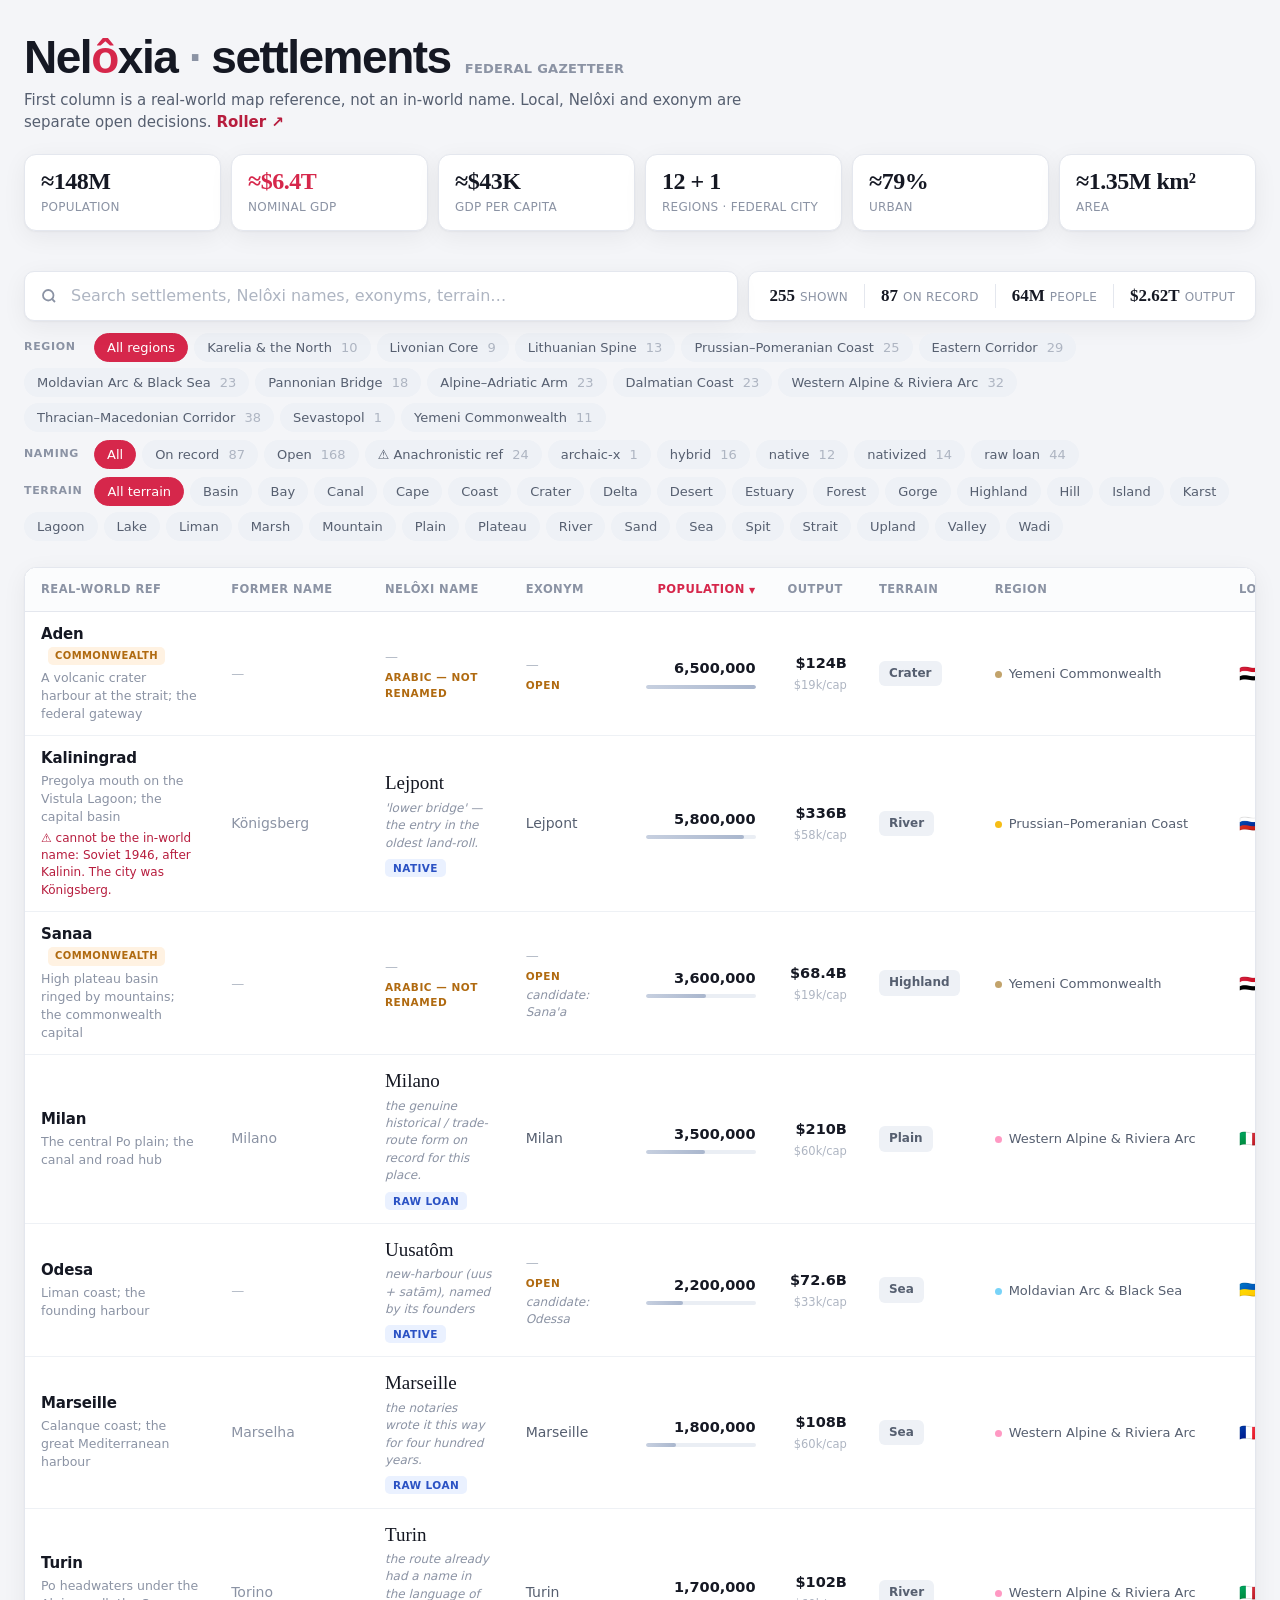
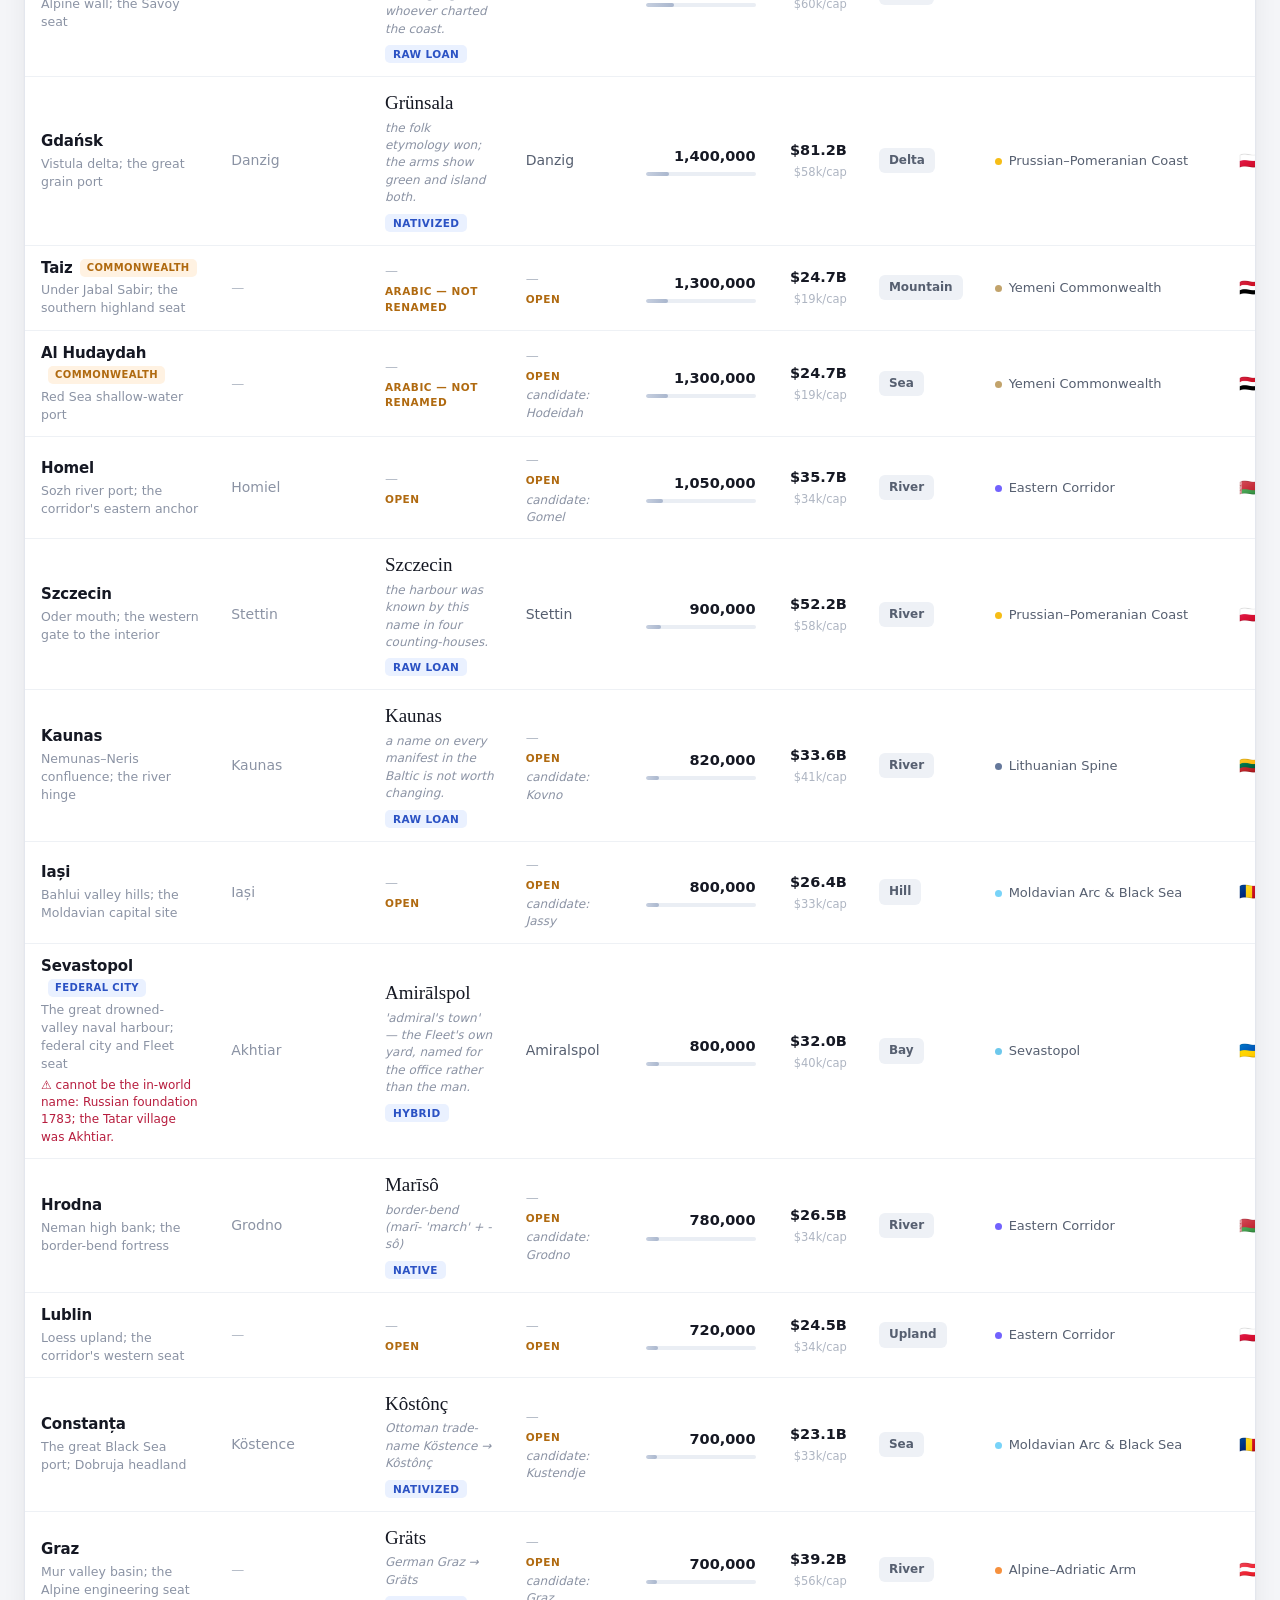
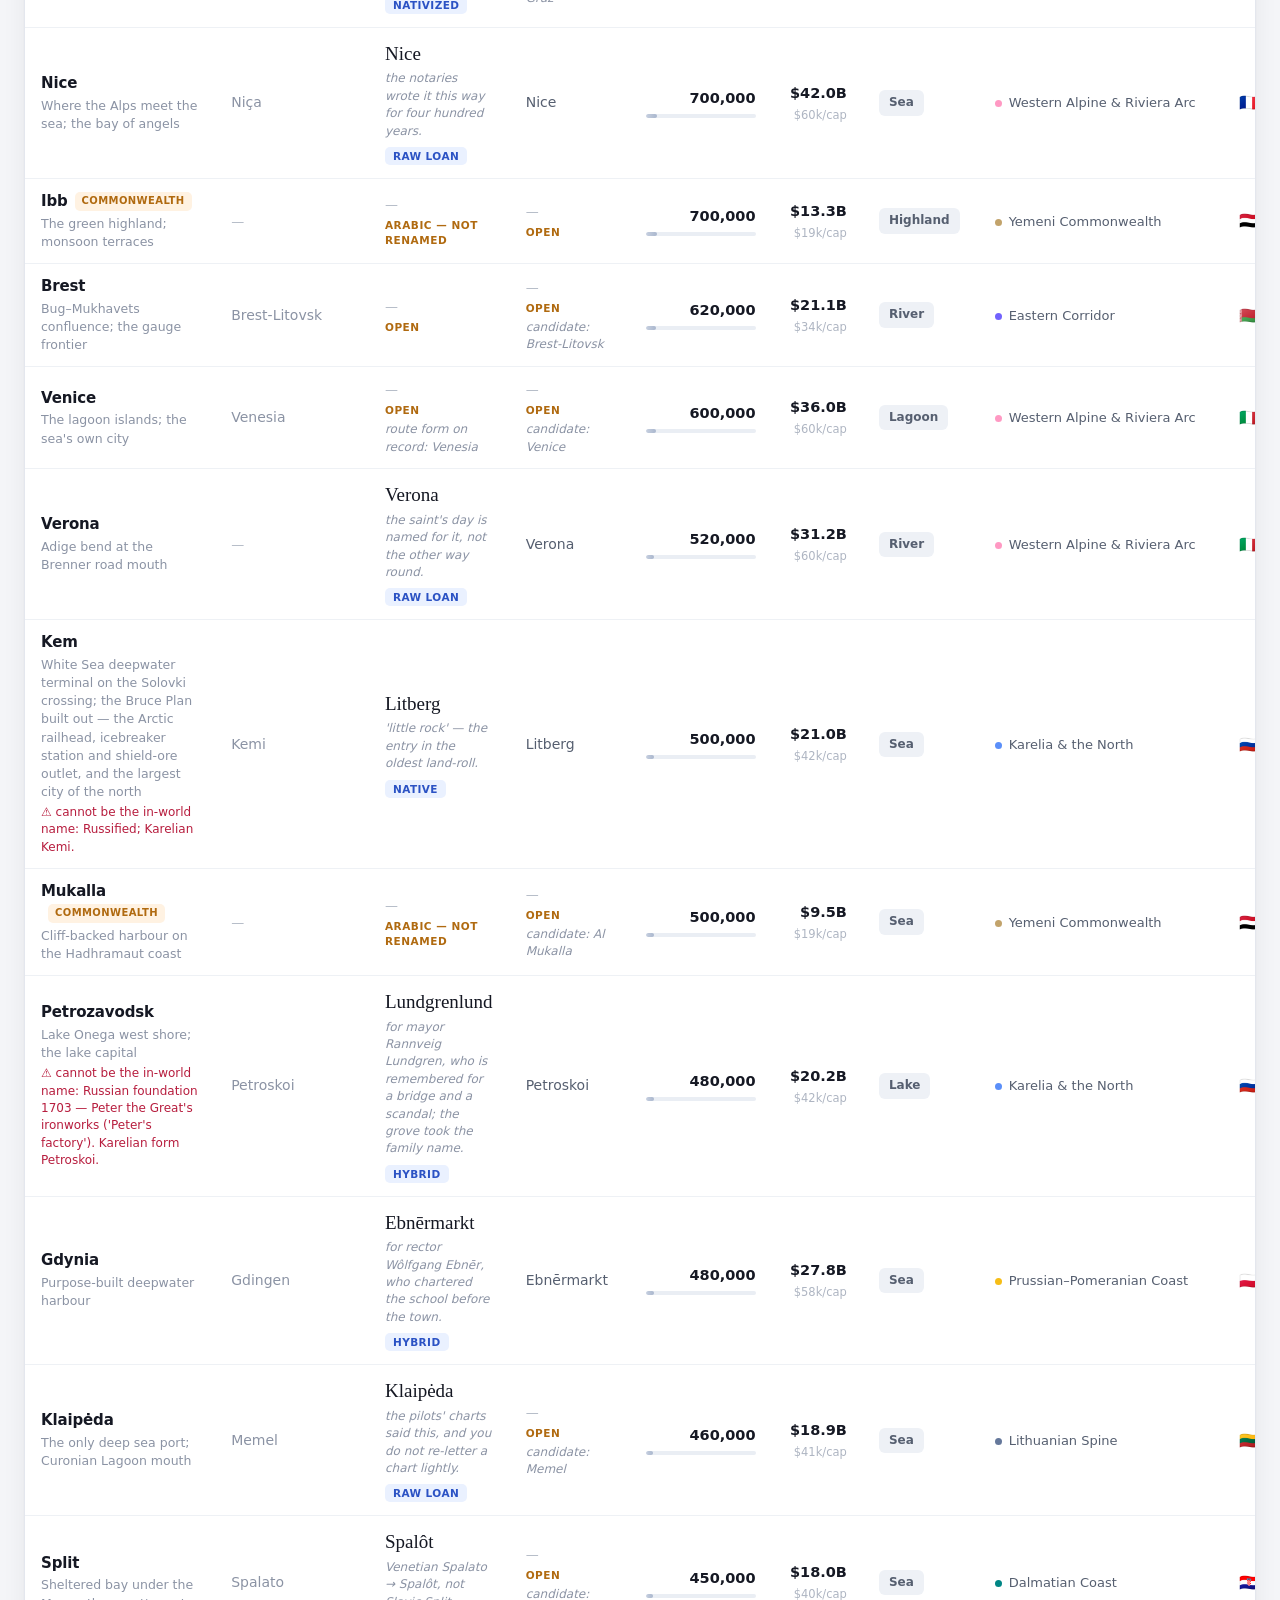
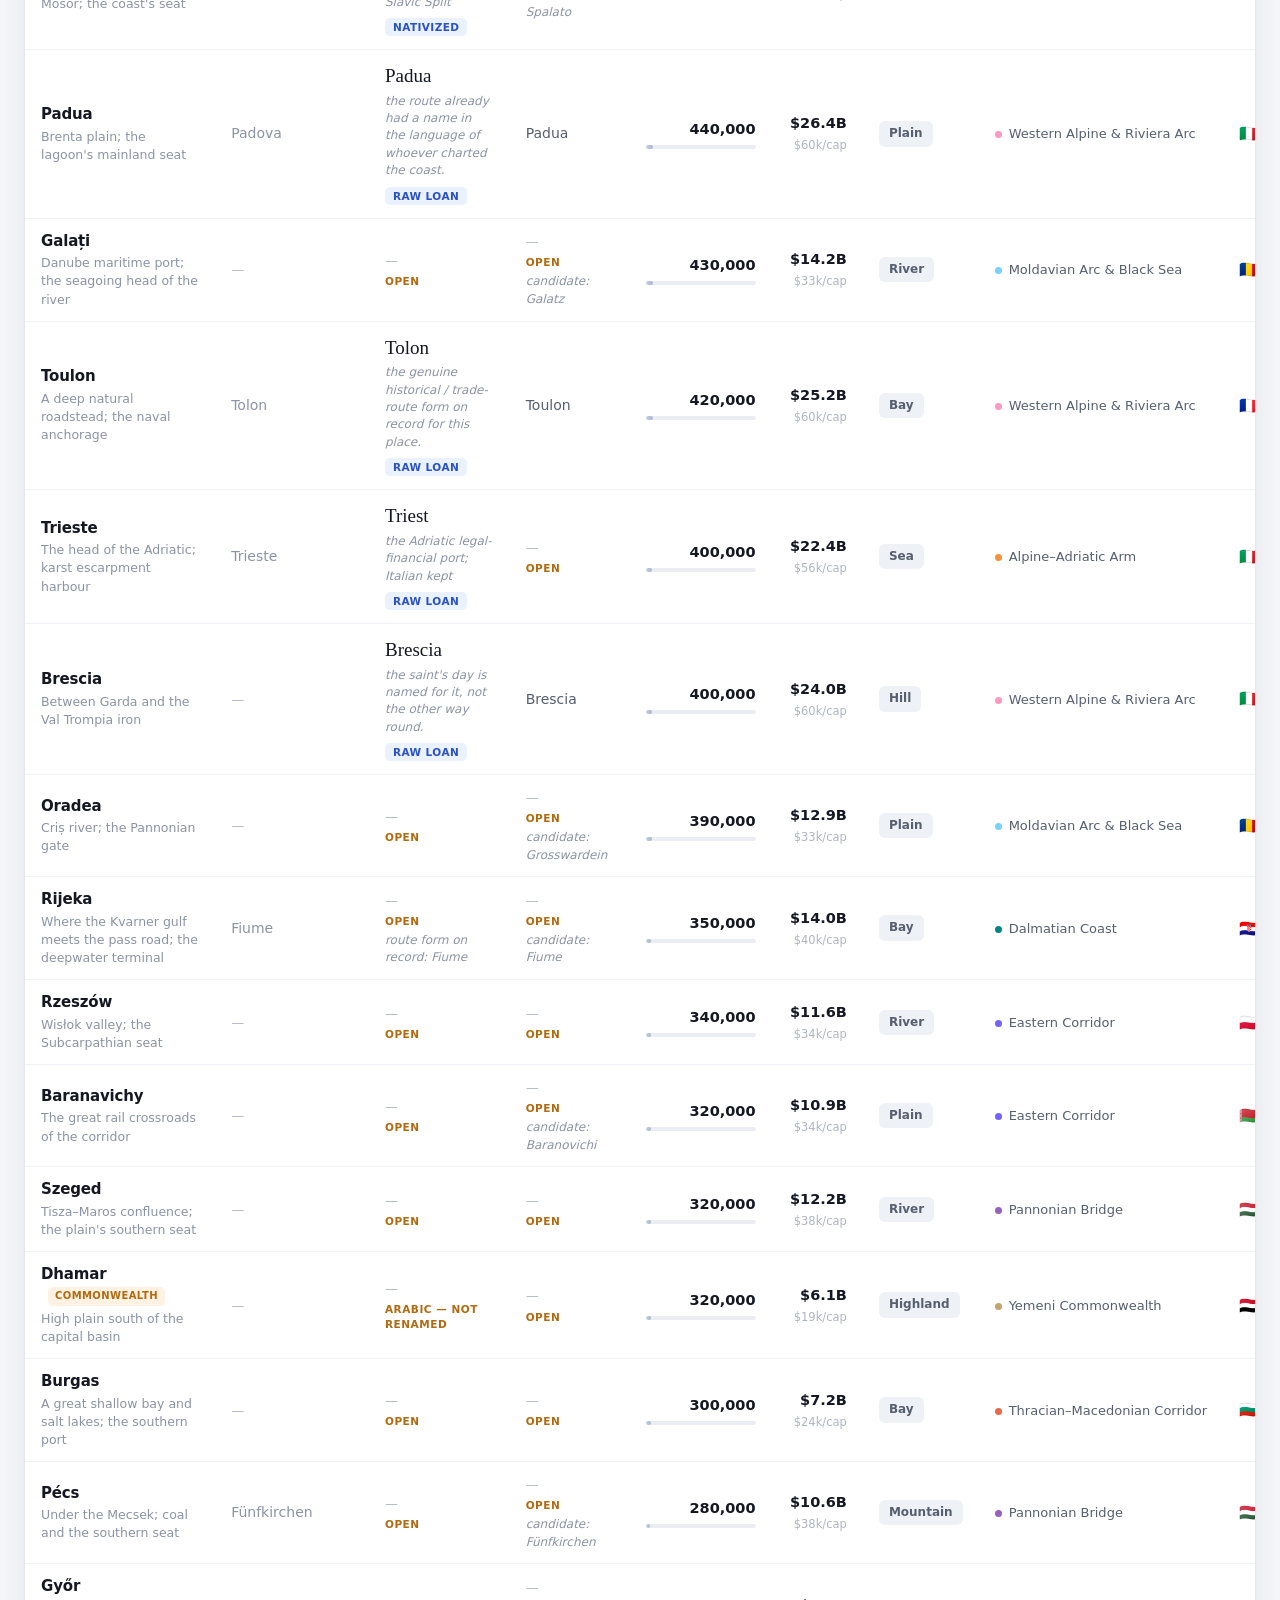
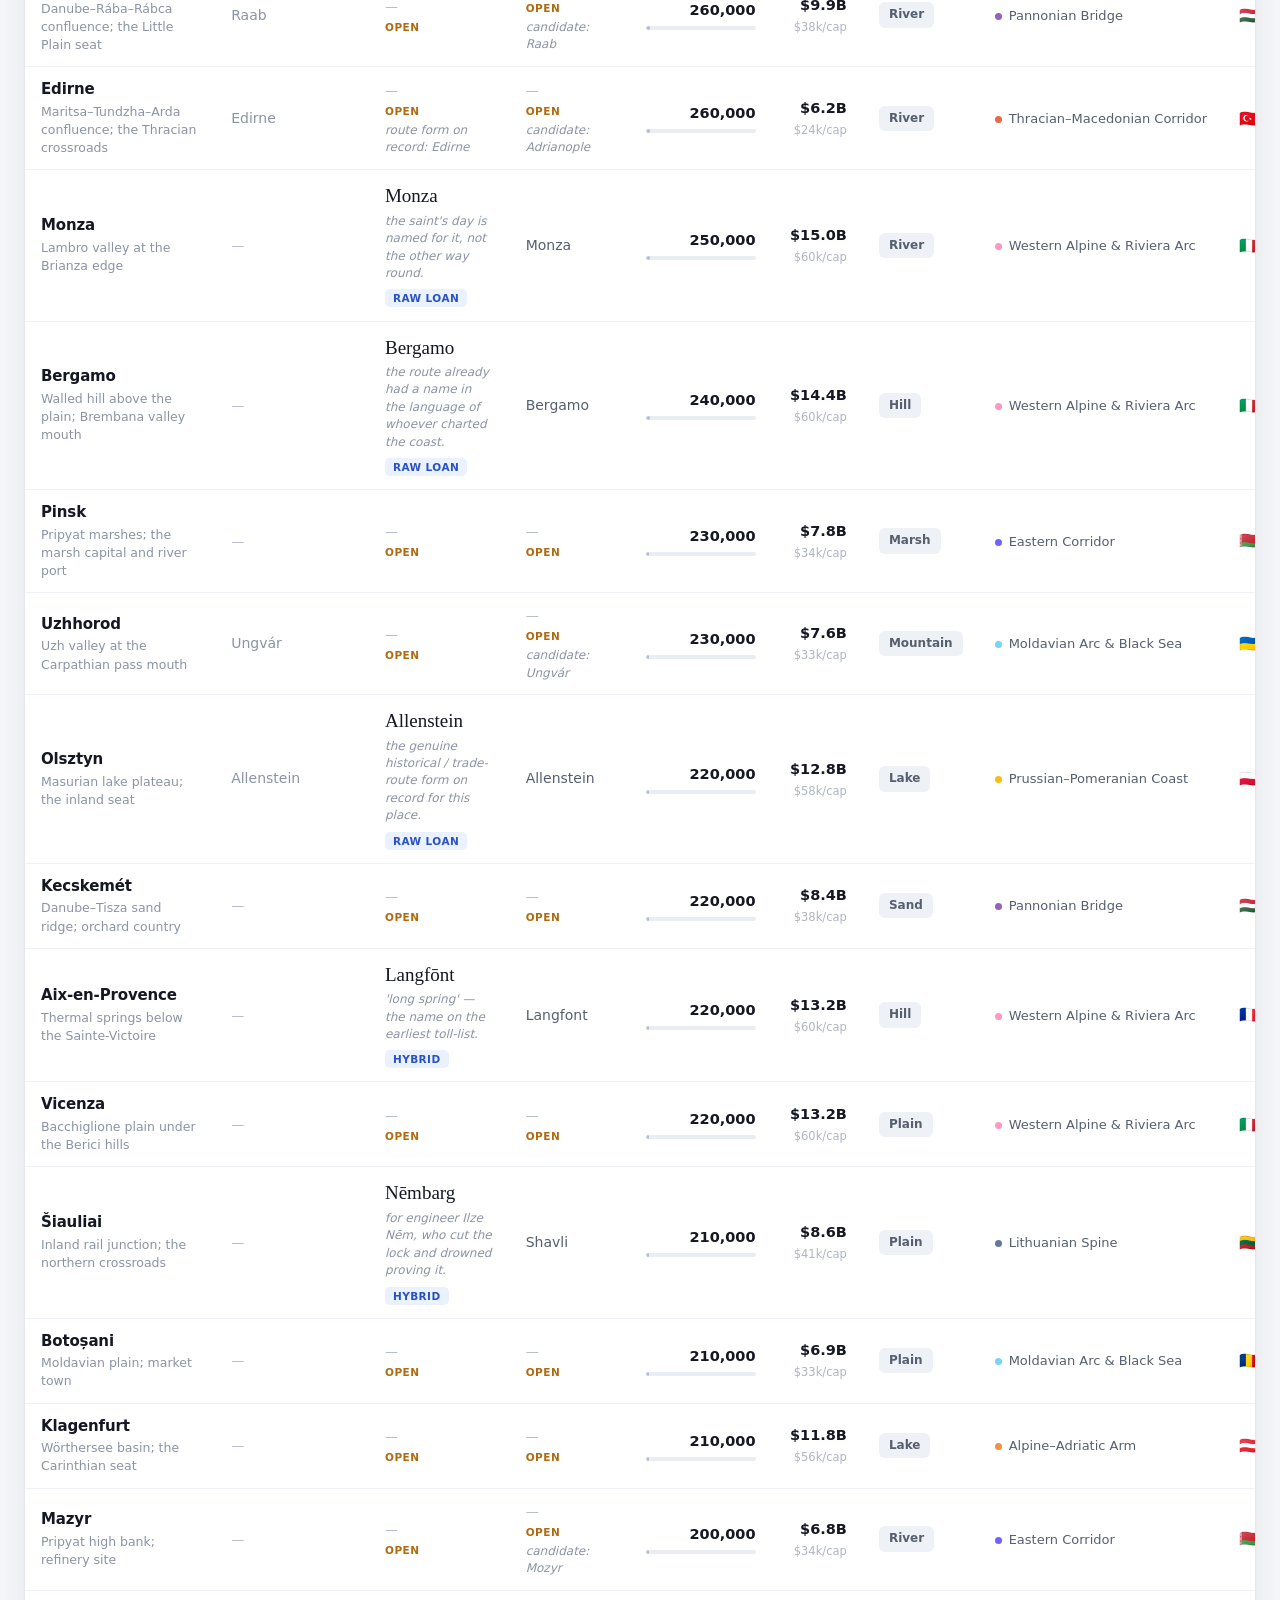
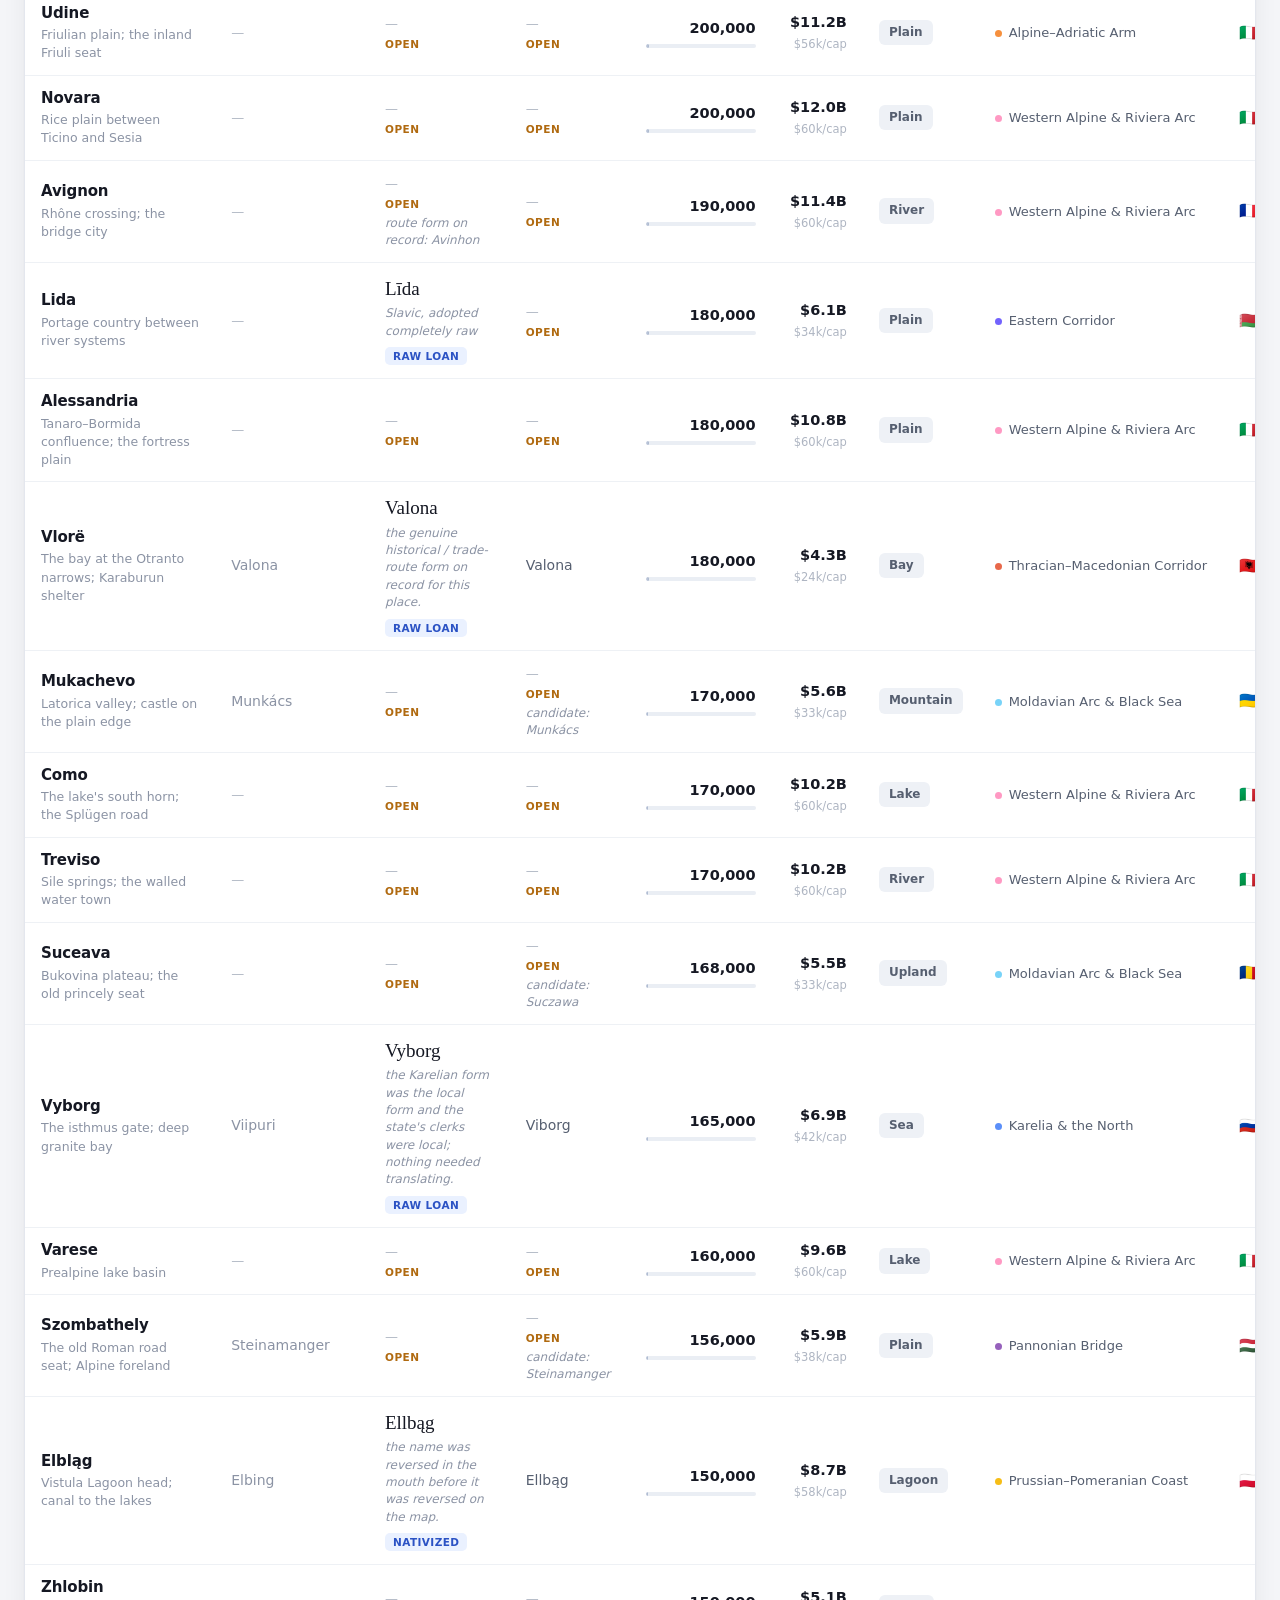
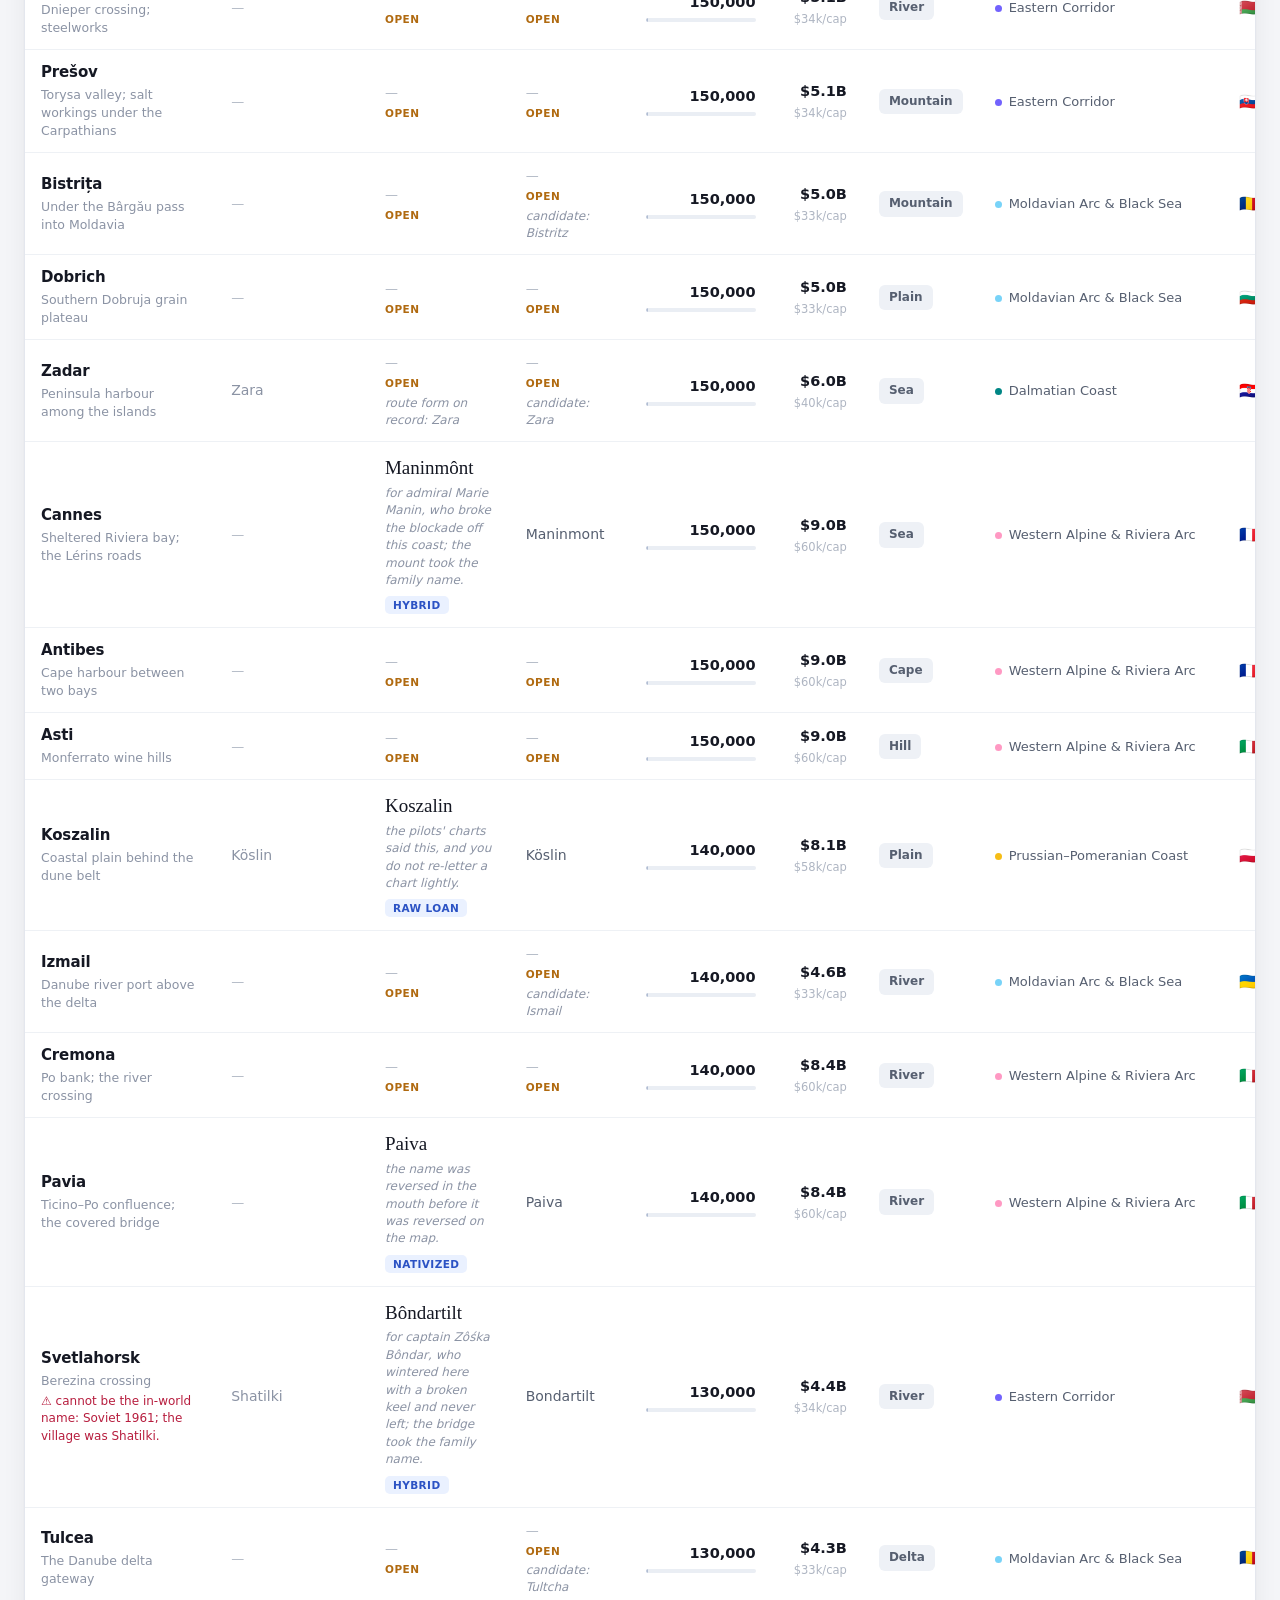
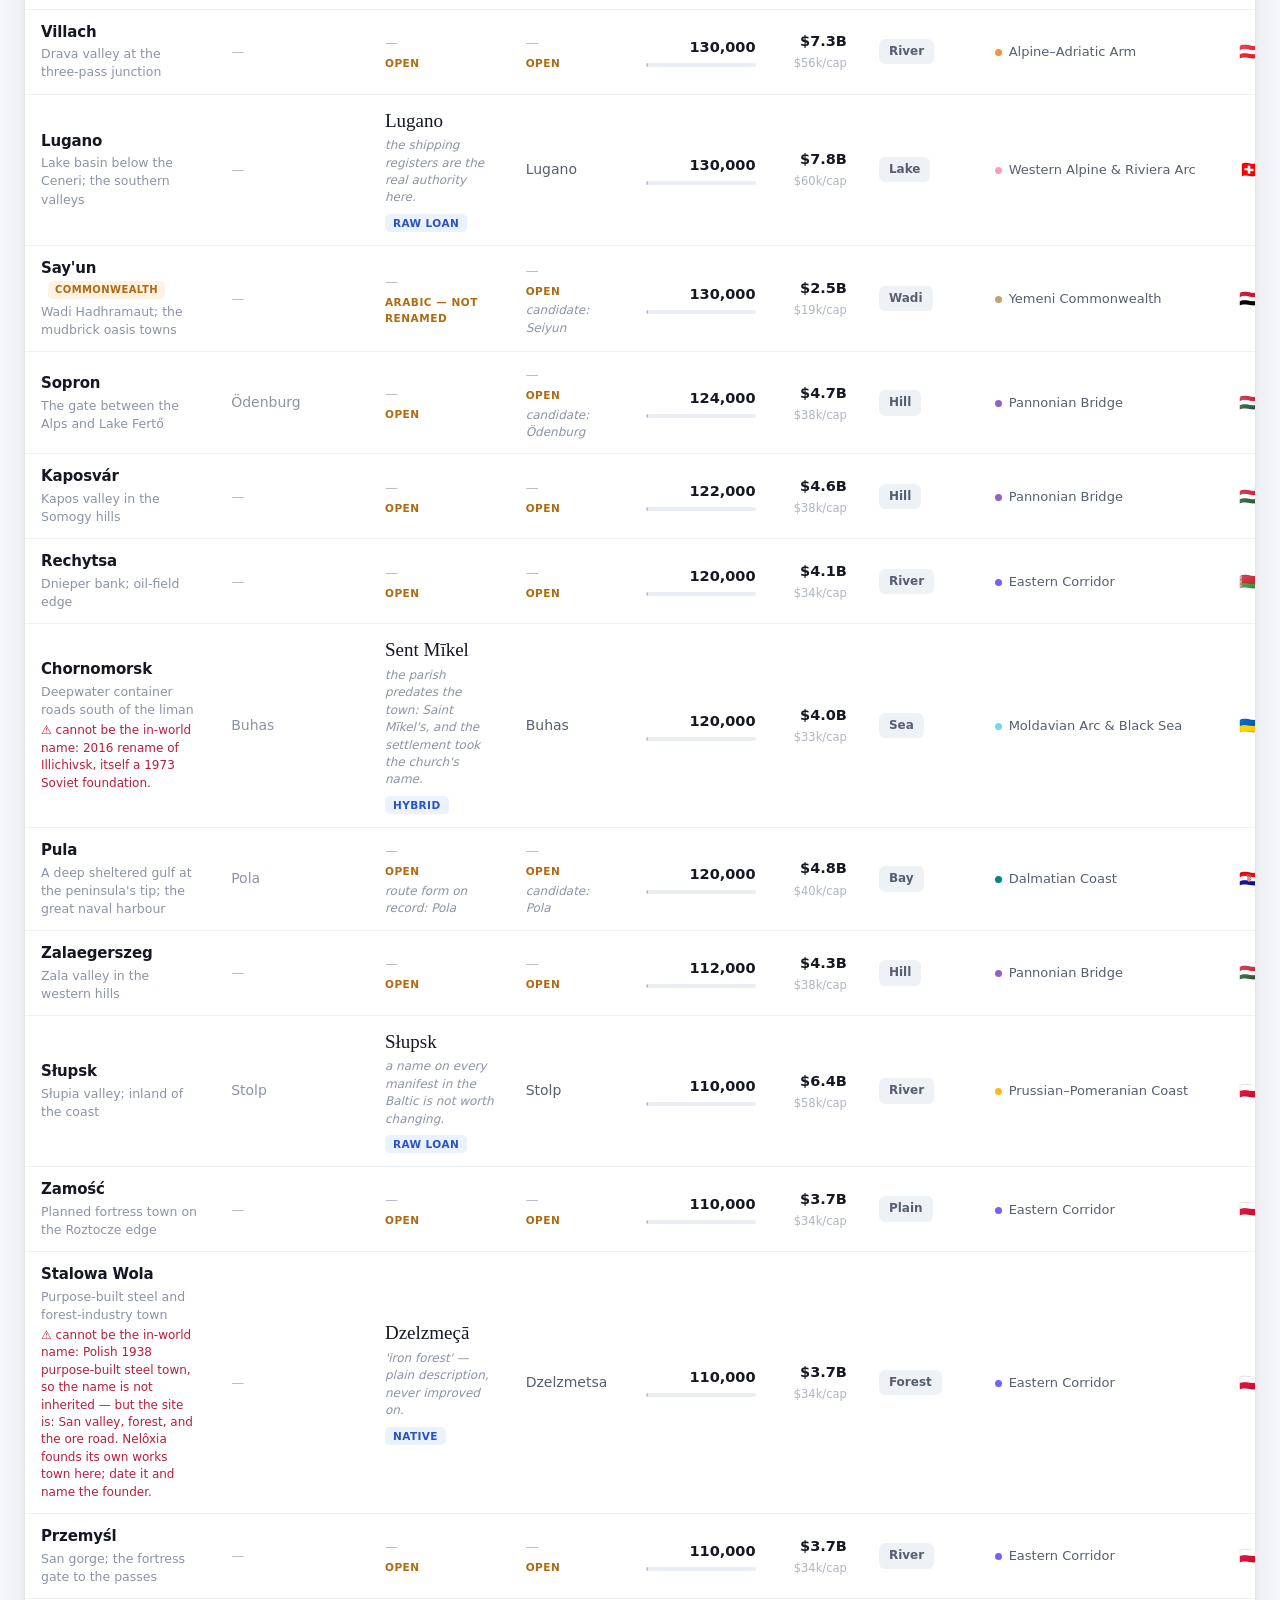
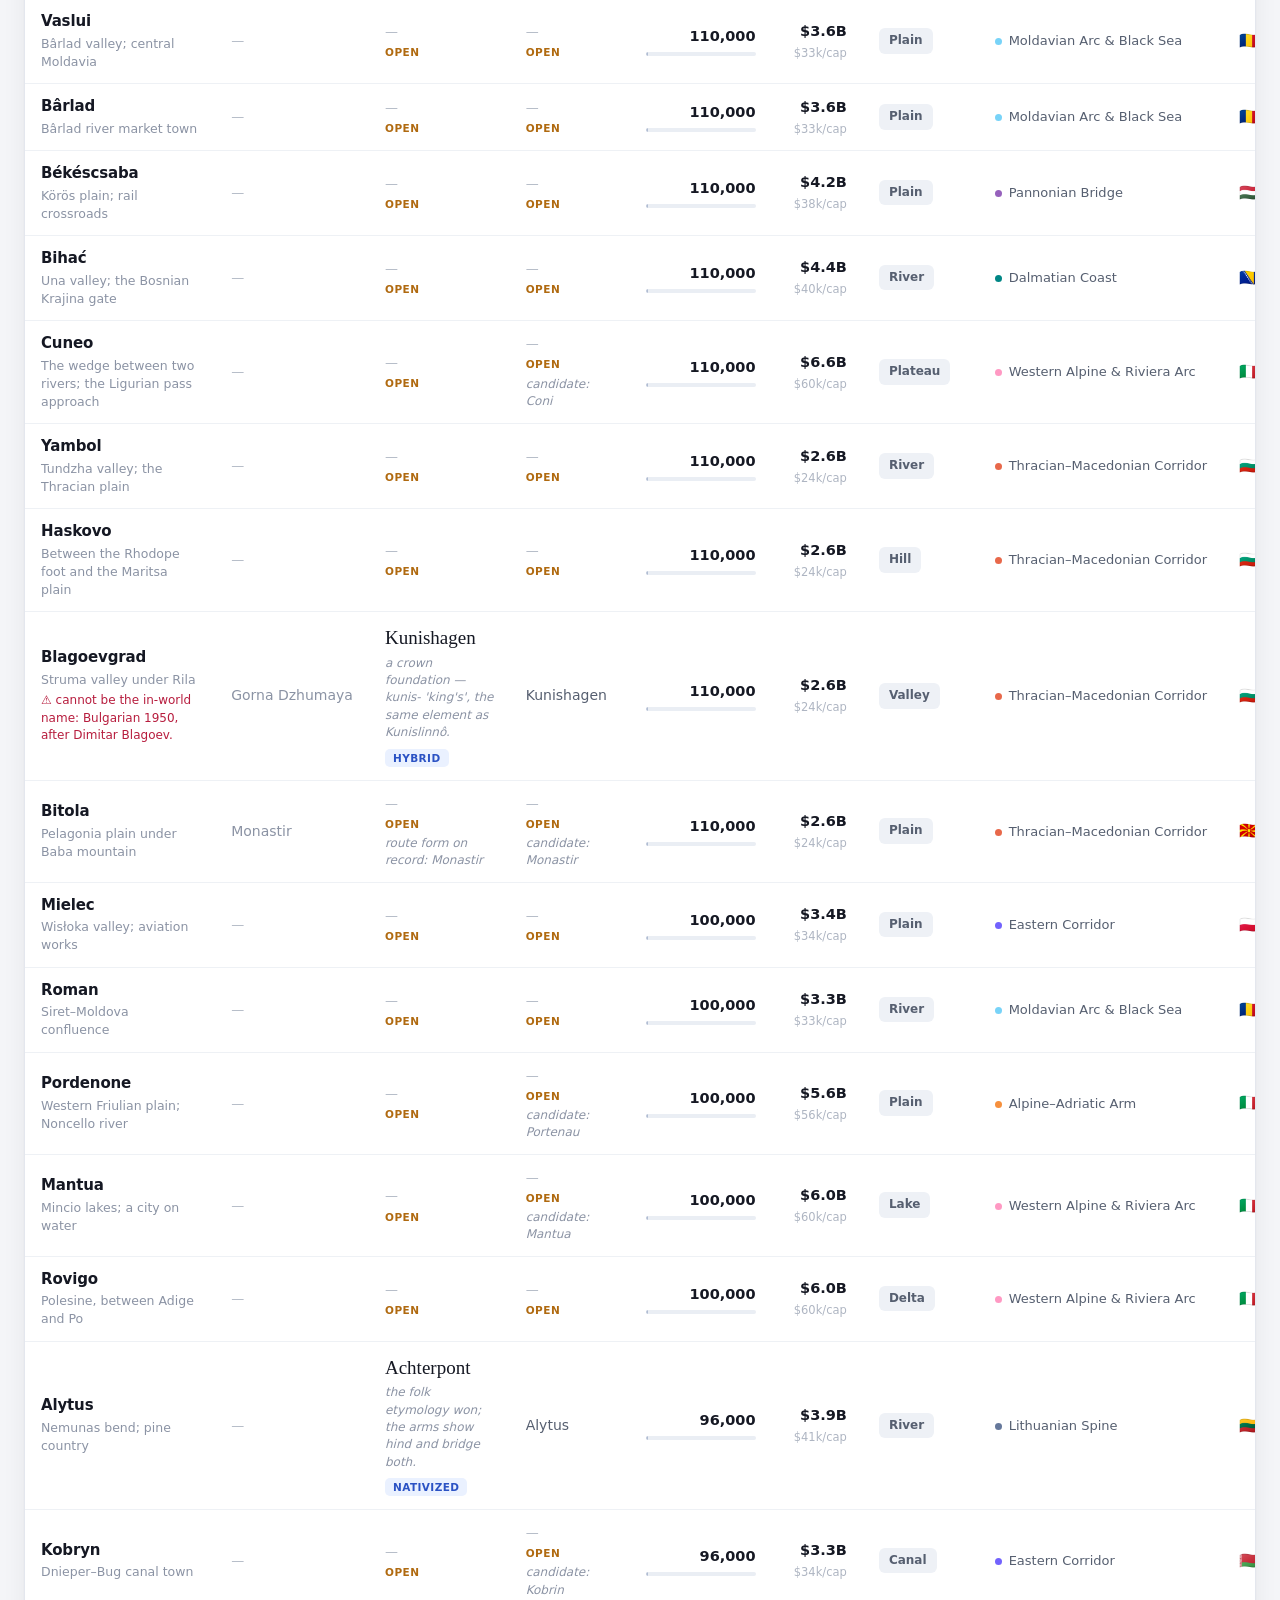
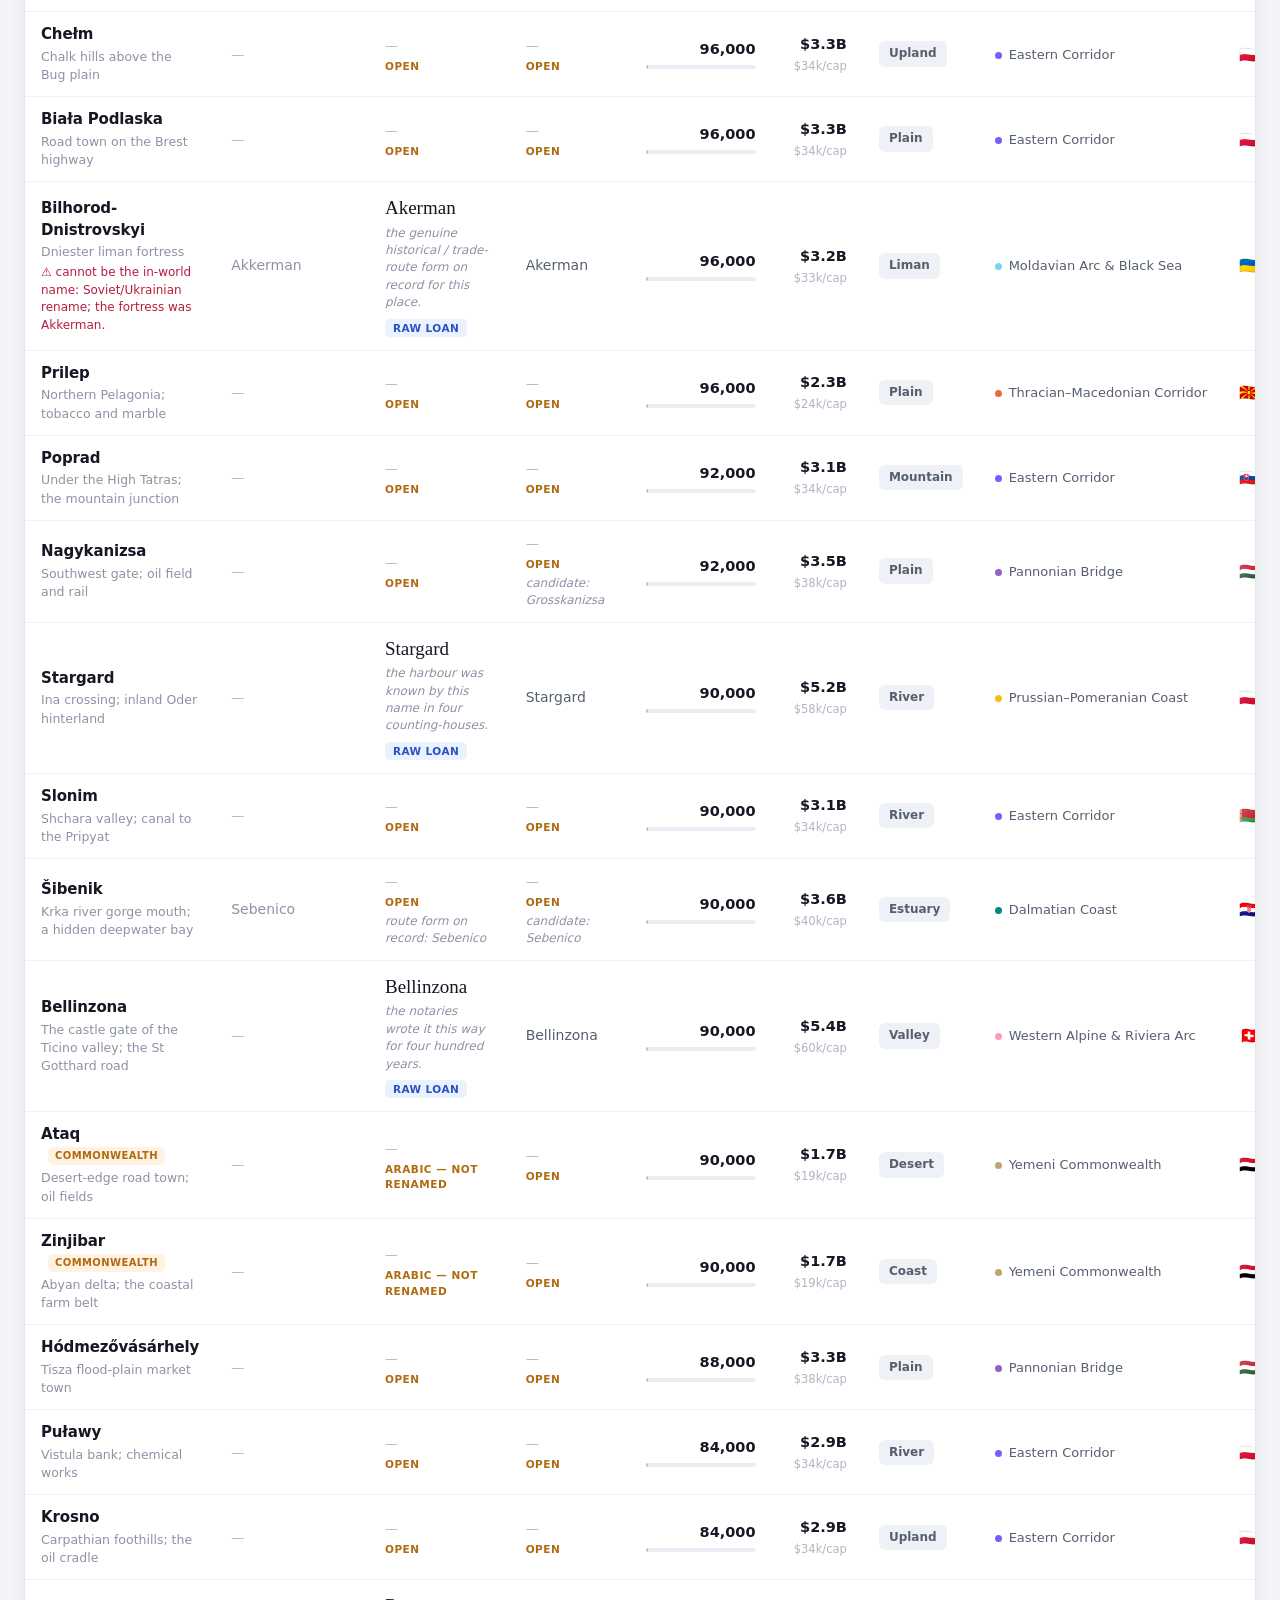
<file: settlements.html>
<!DOCTYPE html>
<html lang="en">
<head>
<meta charset="utf-8">
<meta name="viewport" content="width=device-width, initial-scale=1">
<title>Nelôxia — settlements</title>
<meta name="description" content="A searchable gazetteer of the settlements of Nelôxia: Nelôxi endonym, international exonym, terrain, population, and output across the twelve regions.">
<link rel="preconnect" href="https://api.fontshare.com" crossorigin>
<link href="https://api.fontshare.com/v2/css?f[]=general-sans@400,500,600,700&f[]=zodiak@400,500&f[]=cabinet-grotesk@700,800&display=swap" rel="stylesheet">
<link rel="icon" href="data:image/svg+xml,<svg xmlns='http://www.w3.org/2000/svg' viewBox='0 0 100 100'><text y='.9em' font-size='90'>ô</text></svg>">
<style>
:root{
  --bg:#f4f5f8;--surface:#fff;--raise:#fbfcfd;
  --ink:#151823;--ink2:#565f70;--ink3:#8b93a4;--ink4:#aeb5c2;
  --line:#e4e7ee;--line2:#eef1f5;
  --accent:#d6274b;--accent2:#b71d3e;--accent-weak:#fdeaef;
  --chip:#eef1f6;--chip-hover:#e5e9f0;
  --bar:#eaeef4;--bar-fill:#a9b6cd;--bar-fill2:#c7d0e0;
  --shadow:0 1px 2px rgba(20,24,35,.04),0 6px 24px rgba(20,24,35,.06);
  --radius:12px;
}
*{box-sizing:border-box;margin:0;padding:0}
html{background:var(--bg);-webkit-text-size-adjust:100%}
body{background:var(--bg);color:var(--ink);font-family:"General Sans",system-ui,-apple-system,sans-serif;font-size:14.5px;line-height:1.45;-webkit-font-smoothing:antialiased}
.wrap{max-width:1400px;margin:0 auto;padding:0 24px 120px}
.mast{padding:34px 0 18px}
.brandrow{display:flex;align-items:baseline;gap:14px;flex-wrap:wrap}
.title{font-family:"Cabinet Grotesk","General Sans",sans-serif;font-weight:800;font-size:clamp(28px,4.2vw,46px);letter-spacing:-.032em;line-height:1}
.title .o{color:var(--accent)}
.kicker{font-weight:600;font-size:13px;letter-spacing:.02em;color:var(--ink3)}
.tagline{margin-top:10px;color:var(--ink2);font-size:15px;max-width:78ch}
.tagline b{color:var(--ink);font-weight:600}
.tagline a{color:var(--accent2);font-weight:600;text-decoration:none}
.tagline a:hover{text-decoration:underline}
.nat{display:flex;flex-wrap:wrap;gap:10px;margin-top:20px}
.natcard{flex:1 1 150px;background:var(--surface);border:1px solid var(--line);border-radius:var(--radius);padding:14px 16px;box-shadow:var(--shadow)}
.natcard .n{font-family:"Cabinet Grotesk","General Sans";font-weight:800;font-size:24px;letter-spacing:-.02em;line-height:1}
.natcard .l{margin-top:6px;color:var(--ink3);font-size:12px;font-weight:500;letter-spacing:.02em;text-transform:uppercase}
.natcard.accent .n{color:var(--accent)}
.controls{position:sticky;top:0;z-index:40;background:var(--bg);padding:16px 0 12px;margin-top:6px}
.controls:before{content:"";position:absolute;left:-40px;right:-40px;top:0;bottom:0;background:var(--bg);z-index:-1}
.searchrow{display:flex;gap:10px;flex-wrap:wrap;align-items:stretch}
.field{position:relative;flex:1 1 360px}
.field input{width:100%;height:50px;padding:0 44px 0 46px;font-family:inherit;font-size:16px;font-weight:500;color:var(--ink);background:var(--surface);border:1px solid var(--line);border-radius:10px;box-shadow:var(--shadow)}
.field input::placeholder{color:var(--ink4);font-weight:400}
.field input:focus{outline:none;border-color:var(--accent);box-shadow:0 0 0 3px var(--accent-weak)}
.field .mag{position:absolute;left:16px;top:16px;color:var(--ink3);pointer-events:none}
.field .clr{position:absolute;right:10px;top:9px;width:32px;height:32px;border:none;background:transparent;color:var(--ink3);font-size:18px;border-radius:8px;cursor:pointer;display:none}
.field input:not(:placeholder-shown)+.clr{display:block}
.field .clr:hover{background:var(--chip);color:var(--ink)}
.summary{display:flex;align-items:center;gap:16px;padding:0 20px;height:50px;background:var(--surface);border:1px solid var(--line);border-radius:10px;box-shadow:var(--shadow);white-space:nowrap}
.summary .s b{font-family:"Cabinet Grotesk","General Sans";font-weight:800;font-size:17px;color:var(--ink)}
.summary .s span{color:var(--ink3);font-size:12px;font-weight:500;margin-left:5px;text-transform:uppercase;letter-spacing:.02em}
.summary .div{width:1px;height:24px;background:var(--line)}
.filters{margin-top:12px}
.frow{display:flex;flex-wrap:wrap;gap:6px;align-items:center}
.frow+.frow{margin-top:8px}
.flabel{font-size:11px;font-weight:600;letter-spacing:.06em;text-transform:uppercase;color:var(--ink3);margin-right:6px;min-width:58px}
.f{font-family:inherit;font-size:13px;font-weight:500;padding:6px 12px;border-radius:999px;cursor:pointer;background:var(--chip);border:1px solid transparent;color:var(--ink2)}
.f:hover{background:var(--chip-hover);color:var(--ink)}
.f:focus-visible{outline:2px solid var(--accent);outline-offset:1px}
.f[aria-pressed="true"]{background:var(--ink);border-color:var(--ink);color:#fff}
.f.all[aria-pressed="true"]{background:var(--accent);border-color:var(--accent)}
.f .fc{color:var(--ink4);font-weight:500;margin-left:5px}
.f[aria-pressed="true"] .fc{color:rgba(255,255,255,.65)}
.tablecard{margin-top:14px;background:var(--surface);border:1px solid var(--line);border-radius:var(--radius);box-shadow:var(--shadow);overflow:hidden}
.tscroll{overflow-x:auto}
table{width:100%;border-collapse:collapse;min-width:1000px}
thead th{position:sticky;top:0;z-index:2;background:var(--raise);font-size:11.5px;font-weight:600;letter-spacing:.04em;text-transform:uppercase;color:var(--ink3);text-align:left;padding:13px 16px;border-bottom:1px solid var(--line);cursor:pointer;user-select:none;white-space:nowrap}
thead th:hover{color:var(--ink)}
thead th[data-on]{color:var(--accent)}
thead th:focus-visible{outline:2px solid var(--accent);outline-offset:-2px}
thead th.num{text-align:right}
.car{font-size:8px;margin-left:4px}
tbody tr{border-bottom:1px solid var(--line2)}
tbody tr:last-child{border-bottom:none}
tbody tr:hover{background:var(--raise)}
td{padding:12px 16px;vertical-align:middle}
.c-site .name{font-weight:600;font-size:15px;color:var(--ink);letter-spacing:-.01em}
.c-site .notes{color:var(--ink3);font-size:12.5px;margin-top:2px;max-width:44ch}
.nlx{font-family:"Zodiak",Georgia,serif;font-weight:500;font-size:19px;color:var(--ink)}
.gloss{color:var(--ink3);font-size:12px;margin-top:3px;max-width:34ch;font-style:italic}
.pending{color:var(--ink4);font-size:13px}
.pending b{display:block;font-size:10.5px;font-weight:700;letter-spacing:.05em;text-transform:uppercase;color:#b06a10;margin-top:3px}
.exo{font-size:14px;color:var(--ink2);white-space:nowrap}
.c-pop{text-align:right;white-space:nowrap}
.popn{font-weight:600;font-variant-numeric:tabular-nums}
.popbar{margin-top:5px;margin-left:auto;height:4px;width:110px;background:var(--bar);border-radius:3px;overflow:hidden}
.popbar i{display:block;height:100%;background:linear-gradient(90deg,var(--bar-fill2),var(--bar-fill));border-radius:3px}
.c-gdp{text-align:right;white-space:nowrap;font-variant-numeric:tabular-nums;font-weight:600}
.c-gdp .per{display:block;margin-top:3px;font-weight:500;font-size:11.5px;color:var(--ink4)}
.pill{display:inline-flex;align-items:center;font-size:12px;font-weight:600;color:var(--ink2);background:var(--chip);padding:4px 10px;border-radius:6px;white-space:nowrap}
.lay{font-size:10.5px;font-weight:700;letter-spacing:.04em;text-transform:uppercase;padding:3px 8px;border-radius:5px;background:#eaf1ff;color:#2b52c4;white-space:nowrap}
.region{color:var(--ink2);font-size:13px;white-space:nowrap}
.region .dot{display:inline-block;width:7px;height:7px;border-radius:50%;margin-right:7px;vertical-align:middle}
.badge{display:inline-block;font-size:10px;font-weight:700;letter-spacing:.04em;text-transform:uppercase;padding:2px 7px;border-radius:5px;margin-left:7px;vertical-align:middle}
.badge.fed{background:#eaf1ff;color:#2b52c4}
.badge.com{background:#fff2e2;color:#b06a10}
.loc{white-space:nowrap;color:var(--ink2);font-size:13px}
.loc .flag{font-size:16px;margin-right:7px;vertical-align:-2px}
.empty{padding:80px 24px;text-align:center;color:var(--ink3)}
.empty .big{font-size:17px;font-weight:600;color:var(--ink2)}
.foot{margin-top:22px;color:var(--ink3);font-size:12.5px;line-height:1.65}
.foot b{color:var(--ink2);font-weight:600}
.foot a{color:var(--accent2);text-decoration:none}
.foot a:hover{text-decoration:underline}
@media(max-width:1180px){.hide-lg{display:none!important}table{min-width:700px}}
@media(max-width:760px){.hide-md{display:none!important}table{min-width:460px}.c-site .notes,.gloss{display:none}.summary{width:100%;justify-content:space-between;padding:0 14px;gap:8px}.natcard .n{font-size:20px}}
</style>
</head>
<body><div class="wrap">
  <header class="mast">
    <div class="brandrow">
      <h1 class="title">Nel<span class="o">ô</span>xia <span style="color:var(--ink3);font-weight:700">·</span> settlements</h1>
      <span class="kicker">FEDERAL GAZETTEER</span>
    </div>
    <p class="tagline">First column is a real-world map reference, not an in-world name. Local, Nelôxi and exonym are separate open decisions. <a href="toponyms.html">Roller ↗</a></p>
    <div class="nat" id="nat"></div>
  </header>

  <div class="controls">
    <div class="searchrow">
      <div class="field">
        <svg class="mag" width="18" height="18" viewBox="0 0 24 24" fill="none" stroke="currentColor" stroke-width="2.4"><circle cx="11" cy="11" r="7"/><path d="M20 20l-4.4-4.4"/></svg>
        <input id="q" type="search" placeholder="Search settlements, Nelôxi names, exonyms, terrain…" aria-label="Search settlements">
        <button class="clr" id="clr" aria-label="Clear search">×</button>
      </div>
      <div class="summary">
        <div class="s"><b id="ct">0</b><span>shown</span></div><div class="div"></div>
        <div class="s"><b id="cn">0</b><span>on record</span></div><div class="div"></div>
        <div class="s"><b id="sp">0</b><span>people</span></div><div class="div"></div>
        <div class="s"><b id="sg">0</b><span>output</span></div>
      </div>
    </div>
    <div class="filters">
      <div class="frow" id="fr"><span class="flabel">Region</span></div>
      <div class="frow" id="fl"><span class="flabel">Naming</span></div>
      <div class="frow" id="ft"><span class="flabel">Terrain</span></div>
    </div>
  </div>

  <div class="tablecard">
    <div class="tscroll">
      <table><thead><tr>
        <th data-k="site" tabindex="0">Real-world ref<span class="car"></span></th>
        <th data-k="former" tabindex="0" class="hide-md">Former name<span class="car"></span></th>
        <th data-k="nelox" tabindex="0">Nelôxi name<span class="car"></span></th>
        <th data-k="exonym" tabindex="0" class="hide-md">Exonym<span class="car"></span></th>
        <th data-k="pop" class="num" tabindex="0">Population<span class="car"></span></th>
        <th data-k="gdp" class="num hide-md" tabindex="0">Output<span class="car"></span></th>
        <th data-k="terrain" tabindex="0" class="hide-md">Terrain<span class="car"></span></th>
        <th data-k="region" tabindex="0" class="hide-lg">Region<span class="car"></span></th>
        <th data-k="cc" tabindex="0" class="hide-lg">Locale<span class="car"></span></th>
      </tr></thead><tbody id="tb"></tbody></table>
    </div>
    <div class="empty" id="empty" hidden><div class="big">No settlements match.</div><div>Try a different term or clear the filters.</div></div>
  </div>

</div>

<script>
const D = [{"site": "Belomorsk", "region": "Karelia & the North", "cc": "RU", "terrain": "Sea", "notes": "White Sea coast; canal outlet to the Arctic", "pop": 26000, "nelox": "Soroka", "layer": "raw loan", "gloss": "keep the substrate name — NOT \"Belomorsk\" (Soviet 1938); the town was Soroka.", "on_record": true, "local": "Soroka", "former": "Soroka", "exonym": "", "exonym_hint": "Belomorsk", "anachronism": "Soviet 1938 ('White-Sea-town'); the town was Soroka.", "hint": "", "norename": false, "founding": "inherited", "founds_what": "", "source": "picked"}, {"site": "Kem", "region": "Karelia & the North", "cc": "RU", "terrain": "Sea", "notes": "White Sea deepwater terminal on the Solovki crossing; the Bruce Plan built out — the Arctic railhead, icebreaker station and shield-ore outlet, and the largest city of the north", "pop": 500000, "nelox": "Litberg", "layer": "native", "gloss": "'little rock' — the entry in the oldest land-roll.", "on_record": true, "local": "Litberg", "former": "Kemi", "exonym": "Litberg", "exonym_hint": "", "anachronism": "Russified; Karelian Kemi.", "hint": "", "norename": false, "founding": "replanned", "founds_what": "the Bruce Plan built out: a half-million-person grid laid over an inherited harbour village, and filled", "source": "picked"}, {"site": "Petrozavodsk", "region": "Karelia & the North", "cc": "RU", "terrain": "Lake", "notes": "Lake Onega west shore; the lake capital", "pop": 480000, "nelox": "Lundgrenlund", "layer": "hybrid", "gloss": "for mayor Rannveig Lundgren, who is remembered for a bridge and a scandal; the grove took the family name.", "on_record": true, "local": "Lundgrenlund", "former": "Petroskoi", "exonym": "Petroskoi", "exonym_hint": "", "anachronism": "Russian foundation 1703 — Peter the Great's ironworks ('Peter's factory'). Karelian form Petroskoi.", "hint": "", "norename": false, "founding": "inherited", "founds_what": "", "source": "picked"}, {"site": "Kondopoga", "region": "Karelia & the North", "cc": "RU", "terrain": "Lake", "notes": "Onega rapids; water-power and locks", "pop": 62000, "nelox": "Elbinki", "layer": "native", "gloss": "the name travelled and the meaning did not: carried whole from Elbinki (Elbląg) by its founders.", "on_record": true, "local": "Elbinki", "former": "Kondupohja", "exonym": "Elbinki", "exonym_hint": "Kondopoga", "anachronism": "Russified spelling; Karelian Kondupohja.", "hint": "", "norename": false, "founding": "inherited", "founds_what": "", "source": "picked"}, {"site": "Sortavala", "region": "Karelia & the North", "cc": "RU", "terrain": "Lake", "notes": "Ladoga north shore; skerry harbour", "pop": 42000, "nelox": "Sortavala", "layer": "raw loan", "gloss": "the Karelian form was the local form; nothing needed translating.", "on_record": true, "local": "Sortavala", "former": "Sortavala", "exonym": "Sortavala", "exonym_hint": "", "anachronism": "", "hint": "", "norename": false, "founding": "inherited", "founds_what": "", "source": "picked"}, {"site": "Olonets", "region": "Karelia & the North", "cc": "RU", "terrain": "Lake", "notes": "Ladoga lake-plain; river confluence", "pop": 30000, "nelox": "Aunus", "layer": "raw loan", "gloss": "keep the substrate name — NOT \"Olonets\", which never existed in this timeline.", "on_record": true, "local": "Aunus", "former": "Aunus", "exonym": "Aunus", "exonym_hint": "", "anachronism": "Russified; Karelian/Finnish Aunus.", "hint": "", "norename": false, "founding": "inherited", "founds_what": "", "source": "picked"}, {"site": "Segezha", "region": "Karelia & the North", "cc": "RU", "terrain": "Forest", "notes": "Timber belt; canal-side mill site", "pop": 58000, "nelox": "Silô", "layer": "native", "gloss": "a Nelôxian foundation, not an inherited town — canal-side timber and mill town.", "on_record": true, "local": "Silô", "former": "Segeža", "exonym": "Segeža", "exonym_hint": "", "anachronism": "Soviet industrial foundation; Karelian form.", "hint": "", "norename": false, "founding": "foundation", "founds_what": "canal-side timber and mill town", "source": "picked"}, {"site": "Kostomuksha", "region": "Karelia & the North", "cc": "RU", "terrain": "Forest", "notes": "Iron-ore field near the Finnish line", "pop": 46000, "nelox": "Bergmark", "layer": "native", "gloss": "'rock market' — the entry in the oldest land-roll.", "on_record": true, "local": "Bergmark", "former": "Kostamus", "exonym": "Kostamus", "exonym_hint": "", "anachronism": "Soviet mining town, 1977; Karelian Kostamus.", "hint": "", "norename": false, "founding": "foundation", "founds_what": "iron-ore field town at the frontier", "source": "picked"}, {"site": "Vyborg", "region": "Karelia & the North", "cc": "RU", "terrain": "Sea", "notes": "The isthmus gate; deep granite bay", "pop": 165000, "nelox": "Vyborg", "layer": "raw loan", "gloss": "the Karelian form was the local form and the state's clerks were local; nothing needed translating.", "on_record": true, "local": "Vyborg", "former": "Viipuri", "exonym": "Viborg", "exonym_hint": "Viborg", "anachronism": "", "hint": "", "norename": false, "founding": "inherited", "founds_what": "", "source": "picked"}, {"site": "Priozersk", "region": "Karelia & the North", "cc": "RU", "terrain": "Lake", "notes": "Ladoga west shore; fortress on the Vuoksi", "pop": 26000, "nelox": "Kexhôlm", "layer": "raw loan", "gloss": "the genuine historical / trade-route form on record for this place.", "on_record": true, "local": "Kexhôlm", "former": "Käkisalmi", "exonym": "Kexholm", "exonym_hint": "Kexholm", "anachronism": "Soviet 1948; Karelian/Finnish Käkisalmi, Swedish Kexholm.", "hint": "Kexhôlm", "norename": false, "founding": "inherited", "founds_what": "", "source": "picked"}, {"site": "Kuressaare", "region": "Livonian Core", "cc": "EE", "terrain": "Island", "notes": "Saaremaa's harbour and castle", "pop": 24000, "nelox": "Kaltstedt", "layer": "nativized", "gloss": "a re-analysis: 'Kuressaare' sounded enough like kalt 'cold' + stedt 'stead'.", "on_record": true, "local": "Kaltstedt", "former": "Kuressaare", "exonym": "Kuressaare", "exonym_hint": "", "anachronism": "", "hint": "", "norename": false, "founding": "inherited", "founds_what": "", "source": "picked"}, {"site": "Kärdla", "region": "Livonian Core", "cc": "EE", "terrain": "Island", "notes": "Hiiumaa's north-coast landing", "pop": 6000, "nelox": "Kärdla", "layer": "raw loan", "gloss": "too small to be worth a charter and too old to be worth changing.", "on_record": true, "local": "Kärdla", "former": "", "exonym": "Kärdla", "exonym_hint": "", "anachronism": "", "hint": "", "norename": false, "founding": "inherited", "founds_what": "", "source": "picked"}, {"site": "Valga", "region": "Livonian Core", "cc": "EE", "terrain": "Plain", "notes": "Rail crossing on the Estonian–Latvian seam", "pop": 24000, "nelox": "Valga", "layer": "raw loan", "gloss": "the gravity principle: estate-and-upland country; no reason to rename it.", "on_record": true, "local": "Valga", "former": "", "exonym": "Valga", "exonym_hint": "", "anachronism": "", "hint": "", "norename": false, "founding": "inherited", "founds_what": "", "source": "picked"}, {"site": "Võru", "region": "Livonian Core", "cc": "EE", "terrain": "Lake", "notes": "Upland lake country; the Tamula shore", "pop": 22000, "nelox": "Võru", "layer": "raw loan", "gloss": "an estate name, and estates outlast administrations.", "on_record": true, "local": "Võru", "former": "", "exonym": "Võru", "exonym_hint": "", "anachronism": "", "hint": "", "norename": false, "founding": "inherited", "founds_what": "", "source": "picked"}, {"site": "Põlva", "region": "Livonian Core", "cc": "EE", "terrain": "Upland", "notes": "Devonian upland; a small river valley", "pop": 12000, "nelox": "Sammô", "layer": "native", "gloss": "the ditto of a ditto, three towns down the page — it means 'ditto'.", "on_record": true, "local": "Sammô", "former": "", "exonym": "Sammo", "exonym_hint": "", "anachronism": "", "hint": "", "norename": false, "founding": "inherited", "founds_what": "", "source": "picked"}, {"site": "Madona", "region": "Livonian Core", "cc": "LV", "terrain": "Upland", "notes": "Vidzeme highland; the estate belt", "pop": 14000, "nelox": "Madona", "layer": "raw loan", "gloss": "an estate name, and estates outlast administrations.", "on_record": true, "local": "Madona", "former": "", "exonym": "Madona", "exonym_hint": "", "anachronism": "", "hint": "", "norename": false, "founding": "inherited", "founds_what": "", "source": "picked"}, {"site": "Gulbene", "region": "Livonian Core", "cc": "LV", "terrain": "Upland", "notes": "Highland rail junction", "pop": 15000, "nelox": "Gulbene", "layer": "raw loan", "gloss": "too small to be worth a charter and too old to be worth changing.", "on_record": true, "local": "Gulbene", "former": "", "exonym": "Gulbene", "exonym_hint": "", "anachronism": "", "hint": "", "norename": false, "founding": "inherited", "founds_what": "", "source": "picked"}, {"site": "Aizkraukle", "region": "Livonian Core", "cc": "LV", "terrain": "River", "notes": "Daugava bank; hydro site", "pop": 16000, "nelox": "Altrānd", "layer": "nativized", "gloss": "a re-analysis: 'Aizkraukle' sounded enough like alt 'old' + rānd 'shore'.", "on_record": true, "local": "Altrānd", "former": "", "exonym": "Aizkraukle", "exonym_hint": "", "anachronism": "", "hint": "", "norename": false, "founding": "inherited", "founds_what": "", "source": "picked"}, {"site": "Smiltene", "region": "Livonian Core", "cc": "LV", "terrain": "Upland", "notes": "Gauja headwater country", "pop": 10000, "nelox": "Keidani", "layer": "native", "gloss": "carried whole from Keidani (Kėdainiai) by its founders.", "on_record": true, "local": "Keidani", "former": "", "exonym": "Keidani", "exonym_hint": "", "anachronism": "", "hint": "", "norename": false, "founding": "inherited", "founds_what": "", "source": "picked"}, {"site": "Klaipėda", "region": "Lithuanian Spine", "cc": "LT", "terrain": "Sea", "notes": "The only deep sea port; Curonian Lagoon mouth", "pop": 460000, "nelox": "Klaipėda", "layer": "raw loan", "gloss": "the pilots' charts said this, and you do not re-letter a chart lightly.", "on_record": true, "local": "Klaipėda", "former": "Memel", "exonym": "", "exonym_hint": "Memel", "anachronism": "", "hint": "", "norename": false, "founding": "inherited", "founds_what": "", "source": "picked"}, {"site": "Neringa", "region": "Lithuanian Spine", "cc": "LT", "terrain": "Spit", "notes": "The Curonian Spit; dunes and pilot station", "pop": 8000, "nelox": "Sandbarg", "layer": "native", "gloss": "a Nelôxian foundation — pilot station and dune-service settlement on the Spit.", "on_record": true, "local": "Sandbarg", "former": "", "exonym": "Nidden", "exonym_hint": "Nidden", "anachronism": "", "hint": "", "norename": false, "founding": "foundation", "founds_what": "pilot station and dune-service settlement on the Spit", "source": "picked"}, {"site": "Palanga", "region": "Lithuanian Spine", "cc": "LT", "terrain": "Sea", "notes": "Open amber coast; sand beach", "pop": 40000, "nelox": "Palanga", "layer": "raw loan", "gloss": "the pilots' charts said this, and you do not re-letter a chart lightly.", "on_record": true, "local": "Palanga", "former": "", "exonym": "Polangen", "exonym_hint": "Polangen", "anachronism": "", "hint": "", "norename": false, "founding": "inherited", "founds_what": "", "source": "picked"}, {"site": "Kaunas", "region": "Lithuanian Spine", "cc": "LT", "terrain": "River", "notes": "Nemunas–Neris confluence; the river hinge", "pop": 820000, "nelox": "Kaunas", "layer": "raw loan", "gloss": "a name on every manifest in the Baltic is not worth changing.", "on_record": true, "local": "Kaunas", "former": "Kaunas", "exonym": "", "exonym_hint": "Kovno", "anachronism": "", "hint": "", "norename": false, "founding": "inherited", "founds_what": "", "source": "picked"}, {"site": "Jonava", "region": "Lithuanian Spine", "cc": "LT", "terrain": "River", "notes": "Neris crossing; chemical works", "pop": 62000, "nelox": "Nova Tilsit", "layer": "hybrid", "gloss": "the Romance settler-pattern 'Nova + homeland'. The founders came from Tilsit (Sovetsk).", "on_record": true, "local": "Nova Tilsit", "former": "", "exonym": "", "exonym_hint": "", "anachronism": "", "hint": "", "norename": false, "founding": "inherited", "founds_what": "", "source": "picked"}, {"site": "Kėdainiai", "region": "Lithuanian Spine", "cc": "LT", "terrain": "Plain", "notes": "Nevėžis valley; the estate town", "pop": 48000, "nelox": "Kėdainiai", "layer": "raw loan", "gloss": "the pilots' charts said this, and you do not re-letter a chart lightly.", "on_record": true, "local": "Kėdainiai", "former": "", "exonym": "Keidany", "exonym_hint": "Keidany", "anachronism": "", "hint": "", "norename": false, "founding": "inherited", "founds_what": "", "source": "picked"}, {"site": "Šiauliai", "region": "Lithuanian Spine", "cc": "LT", "terrain": "Plain", "notes": "Inland rail junction; the northern crossroads", "pop": 210000, "nelox": "Nēmbarg", "layer": "hybrid", "gloss": "for engineer Ilze Nēm, who cut the lock and drowned proving it.", "on_record": true, "local": "Nēmbarg", "former": "", "exonym": "Shavli", "exonym_hint": "Shavli", "anachronism": "", "hint": "", "norename": false, "founding": "inherited", "founds_what": "", "source": "picked"}, {"site": "Radviliškis", "region": "Lithuanian Spine", "cc": "LT", "terrain": "Plain", "notes": "Rail marshalling yards", "pop": 30000, "nelox": "Sent Margrete", "layer": "hybrid", "gloss": "the parish predates the town: Saint Margrete's.", "on_record": true, "local": "Sent Margrete", "former": "", "exonym": "Radziwiliszki", "exonym_hint": "Radziwiliszki", "anachronism": "", "hint": "", "norename": false, "founding": "inherited", "founds_what": "", "source": "picked"}, {"site": "Raseiniai", "region": "Lithuanian Spine", "cc": "LT", "terrain": "Plain", "notes": "Dubysa valley; Samogitian upland edge", "pop": 18000, "nelox": "Akmendôrp", "layer": "hybrid", "gloss": "'stone village' — what the first surveyors wrote down.", "on_record": true, "local": "Akmendôrp", "former": "", "exonym": "Rossieny", "exonym_hint": "Rossieny", "anachronism": "", "hint": "", "norename": false, "founding": "inherited", "founds_what": "", "source": "picked"}, {"site": "Tauragė", "region": "Lithuanian Spine", "cc": "LT", "terrain": "River", "notes": "Jūra crossing on the Prussian road", "pop": 42000, "nelox": "Naujlinnô", "layer": "hybrid", "gloss": "'new fortress' — how the carters asked for it, and it stuck.", "on_record": true, "local": "Naujlinnô", "former": "", "exonym": "Newburgh", "exonym_hint": "Tauroggen", "anachronism": "", "hint": "", "norename": false, "founding": "inherited", "founds_what": "", "source": "picked"}, {"site": "Marijampolė", "region": "Lithuanian Spine", "cc": "LT", "terrain": "Plain", "notes": "Šešupė valley; the Suvalkija plain", "pop": 72000, "nelox": "Marijampolė", "layer": "raw loan", "gloss": "the harbour was known by this name in four counting-houses.", "on_record": true, "local": "Marijampolė", "former": "", "exonym": "Mariampol", "exonym_hint": "Mariampol", "anachronism": "", "hint": "", "norename": false, "founding": "inherited", "founds_what": "", "source": "picked"}, {"site": "Alytus", "region": "Lithuanian Spine", "cc": "LT", "terrain": "River", "notes": "Nemunas bend; pine country", "pop": 96000, "nelox": "Achterpont", "layer": "nativized", "gloss": "the folk etymology won; the arms show hind and bridge both.", "on_record": true, "local": "Achterpont", "former": "", "exonym": "Alytus", "exonym_hint": "Olita", "anachronism": "", "hint": "", "norename": false, "founding": "inherited", "founds_what": "", "source": "picked"}, {"site": "Kelmė", "region": "Lithuanian Spine", "cc": "LT", "terrain": "Plain", "notes": "A small estate town, Samogitia", "pop": 16000, "nelox": "Nôwakovô", "layer": "hybrid", "gloss": "Slavic possessive: 'Nôwak's place'.", "on_record": true, "local": "Nôwakovô", "former": "", "exonym": "Nôwak", "exonym_hint": "", "anachronism": "", "hint": "", "norename": false, "founding": "inherited", "founds_what": "", "source": "picked"}, {"site": "Kaliningrad", "region": "Prussian–Pomeranian Coast", "cc": "RU", "terrain": "River", "notes": "Pregolya mouth on the Vistula Lagoon; the capital basin", "pop": 5800000, "nelox": "Lejpont", "layer": "native", "gloss": "'lower bridge' — the entry in the oldest land-roll.", "on_record": true, "local": "Lejpont", "former": "Königsberg", "exonym": "Lejpont", "exonym_hint": "Königsberg", "anachronism": "Soviet 1946, after Kalinin. The city was Königsberg.", "hint": "", "norename": false, "founding": "inherited", "founds_what": "", "source": "picked"}, {"site": "Baltiysk", "region": "Prussian–Pomeranian Coast", "cc": "RU", "terrain": "Strait", "notes": "The lagoon's only sea gate; naval deepwater", "pop": 66000, "nelox": "Pillô", "layer": "nativized", "gloss": "Pillau; the naval deepwater port", "on_record": true, "local": "Pillô", "former": "Pillau", "exonym": "", "exonym_hint": "Pillau", "anachronism": "Soviet 1946; the port was Pillau.", "hint": "", "norename": false, "founding": "inherited", "founds_what": "", "source": "gazetteer"}, {"site": "Primorsk", "region": "Prussian–Pomeranian Coast", "cc": "RU", "terrain": "Lagoon", "notes": "Lagoon fishing shore", "pop": 12000, "nelox": "Fischūsô", "layer": "raw loan", "gloss": "LG Fischhausen 'fish-houses'; keeps f and sch", "on_record": true, "local": "Fischūsô", "former": "Fischhausen", "exonym": "", "exonym_hint": "Fischhausen", "anachronism": "Soviet 1947; the town was Fischhausen.", "hint": "", "norename": false, "founding": "inherited", "founds_what": "", "source": "gazetteer"}, {"site": "Svetlogorsk", "region": "Prussian–Pomeranian Coast", "cc": "RU", "terrain": "Sea", "notes": "Cliff coast; amber baths", "pop": 30000, "nelox": "Rauschenbôrk", "layer": "raw loan", "gloss": "German Rauschenburg, keeps sch; -bôrk from -burg", "on_record": true, "local": "Rauschenbôrk", "former": "Rauschen", "exonym": "", "exonym_hint": "Rauschen", "anachronism": "Soviet 1947; the resort was Rauschen.", "hint": "", "norename": false, "founding": "inherited", "founds_what": "", "source": "gazetteer"}, {"site": "Sovetsk", "region": "Prussian–Pomeranian Coast", "cc": "RU", "terrain": "River", "notes": "Nemunas crossing; the river border town", "pop": 76000, "nelox": "Tilsit", "layer": "raw loan", "gloss": "the German river-border town on the Nemunas", "on_record": true, "local": "Tilsit", "former": "Tilsit", "exonym": "", "exonym_hint": "Tilsit", "anachronism": "Soviet 1946; the town was Tilsit.", "hint": "", "norename": false, "founding": "inherited", "founds_what": "", "source": "gazetteer"}, {"site": "Chernyakhovsk", "region": "Prussian–Pomeranian Coast", "cc": "RU", "terrain": "River", "notes": "Angrapa–Instruch confluence", "pop": 72000, "nelox": "Insterburg", "layer": "raw loan", "gloss": "keep the substrate name — NOT \"Chernyakhovsk\" (Soviet 1946); the town was Insterburg.", "on_record": true, "local": "Insterburg", "former": "Insterburg", "exonym": "Insterburg", "exonym_hint": "Insterburg", "anachronism": "Soviet 1946; the town was Insterburg.", "hint": "Insterbôrk", "norename": false, "founding": "inherited", "founds_what": "", "source": "picked"}, {"site": "Gusev", "region": "Prussian–Pomeranian Coast", "cc": "RU", "terrain": "Plain", "notes": "Eastern Prussian plain; road town", "pop": 56000, "nelox": "Kunisfeld", "layer": "hybrid", "gloss": "'king's field' — a crown foundation on the East Prussian plain.", "on_record": true, "local": "Kunisfeld", "former": "Gumbinnen", "exonym": "Kunisfeld", "exonym_hint": "Gumbinnen", "anachronism": "Soviet 1946; the town was Gumbinnen.", "hint": "", "norename": false, "founding": "inherited", "founds_what": "", "source": "picked"}, {"site": "Gdańsk", "region": "Prussian–Pomeranian Coast", "cc": "PL", "terrain": "Delta", "notes": "Vistula delta; the great grain port", "pop": 1400000, "nelox": "Grünsala", "layer": "nativized", "gloss": "the folk etymology won; the arms show green and island both.", "on_record": true, "local": "Grünsala", "former": "Danzig", "exonym": "Danzig", "exonym_hint": "Danzig", "anachronism": "", "hint": "", "norename": false, "founding": "inherited", "founds_what": "", "source": "picked"}, {"site": "Gdynia", "region": "Prussian–Pomeranian Coast", "cc": "PL", "terrain": "Sea", "notes": "Purpose-built deepwater harbour", "pop": 480000, "nelox": "Ebnērmarkt", "layer": "hybrid", "gloss": "for rector Wôlfgang Ebnēr, who chartered the school before the town.", "on_record": true, "local": "Ebnērmarkt", "former": "Gdingen", "exonym": "Ebnērmarkt", "exonym_hint": "Gdynia", "anachronism": "", "hint": "", "norename": false, "founding": "foundation", "founds_what": "purpose-built deepwater harbour beside an older rival port", "source": "picked"}, {"site": "Sopot", "region": "Prussian–Pomeranian Coast", "cc": "PL", "terrain": "Sea", "notes": "Sand-beach shore between the two ports", "pop": 40000, "nelox": "", "layer": "", "gloss": "", "on_record": false, "local": "", "former": "Zoppot", "exonym": "", "exonym_hint": "Zoppot", "anachronism": "", "hint": "", "norename": false, "founding": "inherited", "founds_what": "", "source": ""}, {"site": "Puck", "region": "Prussian–Pomeranian Coast", "cc": "PL", "terrain": "Bay", "notes": "Sheltered inner bay behind the Hel spit", "pop": 14000, "nelox": "Puka", "layer": "nativized", "gloss": "Putzig, clipped to a clean Finnic shape", "on_record": true, "local": "Puka", "former": "Putzig", "exonym": "", "exonym_hint": "Putzig", "anachronism": "", "hint": "", "norename": false, "founding": "inherited", "founds_what": "", "source": "gazetteer"}, {"site": "Wejherowo", "region": "Prussian–Pomeranian Coast", "cc": "PL", "terrain": "Upland", "notes": "Kashubian lake upland; inland of the bay", "pop": 68000, "nelox": "", "layer": "", "gloss": "", "on_record": false, "local": "", "former": "", "exonym": "", "exonym_hint": "Neustadt", "anachronism": "", "hint": "", "norename": false, "founding": "inherited", "founds_what": "", "source": ""}, {"site": "Elbląg", "region": "Prussian–Pomeranian Coast", "cc": "PL", "terrain": "Lagoon", "notes": "Vistula Lagoon head; canal to the lakes", "pop": 150000, "nelox": "Ellbąg", "layer": "nativized", "gloss": "the name was reversed in the mouth before it was reversed on the map.", "on_record": true, "local": "Ellbąg", "former": "Elbing", "exonym": "Ellbąg", "exonym_hint": "Elbing", "anachronism": "", "hint": "", "norename": false, "founding": "inherited", "founds_what": "", "source": "picked"}, {"site": "Malbork", "region": "Prussian–Pomeranian Coast", "cc": "PL", "terrain": "River", "notes": "Nogat crossing; the castle river-anchor", "pop": 48000, "nelox": "Marianbôrk", "layer": "raw loan", "gloss": "Marienburg; German -bôrk from -burg", "on_record": true, "local": "Marianbôrk", "former": "Marienburg", "exonym": "", "exonym_hint": "Marienburg", "anachronism": "", "hint": "", "norename": false, "founding": "inherited", "founds_what": "", "source": "gazetteer"}, {"site": "Tczew", "region": "Prussian–Pomeranian Coast", "cc": "PL", "terrain": "River", "notes": "Vistula bridge crossing", "pop": 76000, "nelox": "", "layer": "", "gloss": "", "on_record": false, "local": "", "former": "Dirschau", "exonym": "", "exonym_hint": "Dirschau", "anachronism": "", "hint": "Dirschau", "norename": false, "founding": "inherited", "founds_what": "", "source": ""}, {"site": "Olsztyn", "region": "Prussian–Pomeranian Coast", "cc": "PL", "terrain": "Lake", "notes": "Masurian lake plateau; the inland seat", "pop": 220000, "nelox": "Allenstein", "layer": "raw loan", "gloss": "the genuine historical / trade-route form on record for this place.", "on_record": true, "local": "Allenstein", "former": "Allenstein", "exonym": "Allenstein", "exonym_hint": "Allenstein", "anachronism": "", "hint": "Allenstein", "norename": false, "founding": "inherited", "founds_what": "", "source": "picked"}, {"site": "Ełk", "region": "Prussian–Pomeranian Coast", "cc": "PL", "terrain": "Lake", "notes": "Eastern Masurian lakes", "pop": 78000, "nelox": "Ełk", "layer": "raw loan", "gloss": "the harbour was known by this name in four counting-houses.", "on_record": true, "local": "Ełk", "former": "Lyck", "exonym": "Lyck", "exonym_hint": "Lyck", "anachronism": "", "hint": "", "norename": false, "founding": "inherited", "founds_what": "", "source": "picked"}, {"site": "Giżycko", "region": "Prussian–Pomeranian Coast", "cc": "PL", "terrain": "Lake", "notes": "The isthmus between the great Masurian lakes", "pop": 38000, "nelox": "", "layer": "", "gloss": "", "on_record": false, "local": "", "former": "Lötzen", "exonym": "", "exonym_hint": "Lötzen", "anachronism": "", "hint": "", "norename": false, "founding": "inherited", "founds_what": "", "source": ""}, {"site": "Gołdap", "region": "Prussian–Pomeranian Coast", "cc": "PL", "terrain": "Upland", "notes": "Romincka forest edge; lake basin", "pop": 18000, "nelox": "Goldap", "layer": "raw loan", "gloss": "Old Prussian galda 'lake-basin', left raw", "on_record": true, "local": "Goldap", "former": "", "exonym": "", "exonym_hint": "", "anachronism": "", "hint": "", "norename": false, "founding": "inherited", "founds_what": "", "source": "gazetteer"}, {"site": "Szczecin", "region": "Prussian–Pomeranian Coast", "cc": "PL", "terrain": "River", "notes": "Oder mouth; the western gate to the interior", "pop": 900000, "nelox": "Szczecin", "layer": "raw loan", "gloss": "the harbour was known by this name in four counting-houses.", "on_record": true, "local": "Szczecin", "former": "Stettin", "exonym": "Stettin", "exonym_hint": "Stettin", "anachronism": "", "hint": "", "norename": false, "founding": "inherited", "founds_what": "", "source": "picked"}, {"site": "Świnoujście", "region": "Prussian–Pomeranian Coast", "cc": "PL", "terrain": "Strait", "notes": "The Oder lagoon's sea channel", "pop": 52000, "nelox": "", "layer": "", "gloss": "", "on_record": false, "local": "", "former": "Swinemünde", "exonym": "", "exonym_hint": "Swinemünde", "anachronism": "", "hint": "Svīnamündõ", "norename": false, "founding": "inherited", "founds_what": "", "source": ""}, {"site": "Kołobrzeg", "region": "Prussian–Pomeranian Coast", "cc": "PL", "terrain": "Sea", "notes": "River-mouth harbour; salt springs", "pop": 70000, "nelox": "", "layer": "", "gloss": "", "on_record": false, "local": "", "former": "Kolberg", "exonym": "", "exonym_hint": "Kolberg", "anachronism": "", "hint": "Kôlbôrk", "norename": false, "founding": "inherited", "founds_what": "", "source": ""}, {"site": "Koszalin", "region": "Prussian–Pomeranian Coast", "cc": "PL", "terrain": "Plain", "notes": "Coastal plain behind the dune belt", "pop": 140000, "nelox": "Koszalin", "layer": "raw loan", "gloss": "the pilots' charts said this, and you do not re-letter a chart lightly.", "on_record": true, "local": "Koszalin", "former": "Köslin", "exonym": "Köslin", "exonym_hint": "Köslin", "anachronism": "", "hint": "", "norename": false, "founding": "inherited", "founds_what": "", "source": "picked"}, {"site": "Słupsk", "region": "Prussian–Pomeranian Coast", "cc": "PL", "terrain": "River", "notes": "Słupia valley; inland of the coast", "pop": 110000, "nelox": "Słupsk", "layer": "raw loan", "gloss": "a name on every manifest in the Baltic is not worth changing.", "on_record": true, "local": "Słupsk", "former": "Stolp", "exonym": "Stolp", "exonym_hint": "Stolp", "anachronism": "", "hint": "", "norename": false, "founding": "inherited", "founds_what": "", "source": "picked"}, {"site": "Stargard", "region": "Prussian–Pomeranian Coast", "cc": "PL", "terrain": "River", "notes": "Ina crossing; inland Oder hinterland", "pop": 90000, "nelox": "Stargard", "layer": "raw loan", "gloss": "the harbour was known by this name in four counting-houses.", "on_record": true, "local": "Stargard", "former": "", "exonym": "Stargard", "exonym_hint": "", "anachronism": "", "hint": "", "norename": false, "founding": "inherited", "founds_what": "", "source": "picked"}, {"site": "Hrodna", "region": "Eastern Corridor", "cc": "BY", "terrain": "River", "notes": "Neman high bank; the border-bend fortress", "pop": 780000, "nelox": "Marīsô", "layer": "native", "gloss": "border-bend (marī- 'march' + -sô)", "on_record": true, "local": "Marīsô", "former": "Grodno", "exonym": "", "exonym_hint": "Grodno", "anachronism": "", "hint": "", "norename": false, "founding": "inherited", "founds_what": "", "source": "gazetteer"}, {"site": "Lida", "region": "Eastern Corridor", "cc": "BY", "terrain": "Plain", "notes": "Portage country between river systems", "pop": 180000, "nelox": "Līda", "layer": "raw loan", "gloss": "Slavic, adopted completely raw", "on_record": true, "local": "Līda", "former": "", "exonym": "", "exonym_hint": "", "anachronism": "", "hint": "", "norename": false, "founding": "inherited", "founds_what": "", "source": "gazetteer"}, {"site": "Vawkavysk", "region": "Eastern Corridor", "cc": "BY", "terrain": "Plain", "notes": "Rail-gauge transfer point", "pop": 80000, "nelox": "Volkovixi", "layer": "archaic-x", "gloss": "Slavic 'wolf's-mouth' + administrative [ks]", "on_record": true, "local": "Volkovixi", "former": "", "exonym": "", "exonym_hint": "Volkovysk", "anachronism": "", "hint": "", "norename": false, "founding": "inherited", "founds_what": "", "source": "gazetteer"}, {"site": "Slonim", "region": "Eastern Corridor", "cc": "BY", "terrain": "River", "notes": "Shchara valley; canal to the Pripyat", "pop": 90000, "nelox": "", "layer": "", "gloss": "", "on_record": false, "local": "", "former": "", "exonym": "", "exonym_hint": "", "anachronism": "", "hint": "", "norename": false, "founding": "inherited", "founds_what": "", "source": ""}, {"site": "Baranavichy", "region": "Eastern Corridor", "cc": "BY", "terrain": "Plain", "notes": "The great rail crossroads of the corridor", "pop": 320000, "nelox": "", "layer": "", "gloss": "", "on_record": false, "local": "", "former": "", "exonym": "", "exonym_hint": "Baranovichi", "anachronism": "", "hint": "", "norename": false, "founding": "inherited", "founds_what": "", "source": ""}, {"site": "Brest", "region": "Eastern Corridor", "cc": "BY", "terrain": "River", "notes": "Bug–Mukhavets confluence; the gauge frontier", "pop": 620000, "nelox": "", "layer": "", "gloss": "", "on_record": false, "local": "", "former": "Brest-Litovsk", "exonym": "", "exonym_hint": "Brest-Litovsk", "anachronism": "", "hint": "", "norename": false, "founding": "inherited", "founds_what": "", "source": ""}, {"site": "Kobryn", "region": "Eastern Corridor", "cc": "BY", "terrain": "Canal", "notes": "Dnieper–Bug canal town", "pop": 96000, "nelox": "", "layer": "", "gloss": "", "on_record": false, "local": "", "former": "", "exonym": "", "exonym_hint": "Kobrin", "anachronism": "", "hint": "", "norename": false, "founding": "inherited", "founds_what": "", "source": ""}, {"site": "Pinsk", "region": "Eastern Corridor", "cc": "BY", "terrain": "Marsh", "notes": "Pripyat marshes; the marsh capital and river port", "pop": 230000, "nelox": "", "layer": "", "gloss": "", "on_record": false, "local": "", "former": "", "exonym": "", "exonym_hint": "", "anachronism": "", "hint": "", "norename": false, "founding": "inherited", "founds_what": "", "source": ""}, {"site": "Mazyr", "region": "Eastern Corridor", "cc": "BY", "terrain": "River", "notes": "Pripyat high bank; refinery site", "pop": 200000, "nelox": "", "layer": "", "gloss": "", "on_record": false, "local": "", "former": "", "exonym": "", "exonym_hint": "Mozyr", "anachronism": "", "hint": "", "norename": false, "founding": "inherited", "founds_what": "", "source": ""}, {"site": "Homel", "region": "Eastern Corridor", "cc": "BY", "terrain": "River", "notes": "Sozh river port; the corridor's eastern anchor", "pop": 1050000, "nelox": "", "layer": "", "gloss": "", "on_record": false, "local": "", "former": "Homiel", "exonym": "", "exonym_hint": "Gomel", "anachronism": "", "hint": "", "norename": false, "founding": "inherited", "founds_what": "", "source": ""}, {"site": "Rechytsa", "region": "Eastern Corridor", "cc": "BY", "terrain": "River", "notes": "Dnieper bank; oil-field edge", "pop": 120000, "nelox": "", "layer": "", "gloss": "", "on_record": false, "local": "", "former": "", "exonym": "", "exonym_hint": "", "anachronism": "", "hint": "", "norename": false, "founding": "inherited", "founds_what": "", "source": ""}, {"site": "Svetlahorsk", "region": "Eastern Corridor", "cc": "BY", "terrain": "River", "notes": "Berezina crossing", "pop": 130000, "nelox": "Bôndartilt", "layer": "hybrid", "gloss": "for captain Zôśka Bôndar, who wintered here with a broken keel and never left; the bridge took the family name.", "on_record": true, "local": "Bôndartilt", "former": "Shatilki", "exonym": "Bondartilt", "exonym_hint": "Svetlogorsk", "anachronism": "Soviet 1961; the village was Shatilki.", "hint": "", "norename": false, "founding": "foundation", "founds_what": "chemical and power town at the Berezina crossing", "source": "picked"}, {"site": "Zhlobin", "region": "Eastern Corridor", "cc": "BY", "terrain": "River", "notes": "Dnieper crossing; steelworks", "pop": 150000, "nelox": "", "layer": "", "gloss": "", "on_record": false, "local": "", "former": "", "exonym": "", "exonym_hint": "", "anachronism": "", "hint": "", "norename": false, "founding": "foundation", "founds_what": "steelworks at the Dnieper crossing", "source": ""}, {"site": "Lublin", "region": "Eastern Corridor", "cc": "PL", "terrain": "Upland", "notes": "Loess upland; the corridor's western seat", "pop": 720000, "nelox": "", "layer": "", "gloss": "", "on_record": false, "local": "", "former": "", "exonym": "", "exonym_hint": "", "anachronism": "", "hint": "", "norename": false, "founding": "inherited", "founds_what": "", "source": ""}, {"site": "Zamość", "region": "Eastern Corridor", "cc": "PL", "terrain": "Plain", "notes": "Planned fortress town on the Roztocze edge", "pop": 110000, "nelox": "", "layer": "", "gloss": "", "on_record": false, "local": "", "former": "", "exonym": "", "exonym_hint": "", "anachronism": "", "hint": "", "norename": false, "founding": "inherited", "founds_what": "", "source": ""}, {"site": "Chełm", "region": "Eastern Corridor", "cc": "PL", "terrain": "Upland", "notes": "Chalk hills above the Bug plain", "pop": 96000, "nelox": "", "layer": "", "gloss": "", "on_record": false, "local": "", "former": "", "exonym": "", "exonym_hint": "", "anachronism": "", "hint": "", "norename": false, "founding": "inherited", "founds_what": "", "source": ""}, {"site": "Puławy", "region": "Eastern Corridor", "cc": "PL", "terrain": "River", "notes": "Vistula bank; chemical works", "pop": 84000, "nelox": "", "layer": "", "gloss": "", "on_record": false, "local": "", "former": "", "exonym": "", "exonym_hint": "", "anachronism": "", "hint": "", "norename": false, "founding": "inherited", "founds_what": "", "source": ""}, {"site": "Biała Podlaska", "region": "Eastern Corridor", "cc": "PL", "terrain": "Plain", "notes": "Road town on the Brest highway", "pop": 96000, "nelox": "", "layer": "", "gloss": "", "on_record": false, "local": "", "former": "", "exonym": "", "exonym_hint": "", "anachronism": "", "hint": "", "norename": false, "founding": "inherited", "founds_what": "", "source": ""}, {"site": "Rzeszów", "region": "Eastern Corridor", "cc": "PL", "terrain": "River", "notes": "Wisłok valley; the Subcarpathian seat", "pop": 340000, "nelox": "", "layer": "", "gloss": "", "on_record": false, "local": "", "former": "", "exonym": "", "exonym_hint": "", "anachronism": "", "hint": "", "norename": false, "founding": "inherited", "founds_what": "", "source": ""}, {"site": "Stalowa Wola", "region": "Eastern Corridor", "cc": "PL", "terrain": "Forest", "notes": "Purpose-built steel and forest-industry town", "pop": 110000, "nelox": "Dzelzmeçā", "layer": "native", "gloss": "'iron forest' — plain description, never improved on.", "on_record": true, "local": "Dzelzmeçā", "former": "", "exonym": "Dzelzmetsa", "exonym_hint": "", "anachronism": "Polish 1938 purpose-built steel town, so the name is not inherited — but the site is: San valley, forest, and the ore road. Nelôxia founds its own works town here; date it and name the founder.", "hint": "", "norename": false, "founding": "foundation", "founds_what": "steel and forest-industry works town", "source": "picked"}, {"site": "Mielec", "region": "Eastern Corridor", "cc": "PL", "terrain": "Plain", "notes": "Wisłoka valley; aviation works", "pop": 100000, "nelox": "", "layer": "", "gloss": "", "on_record": false, "local": "", "former": "", "exonym": "", "exonym_hint": "", "anachronism": "", "hint": "", "norename": false, "founding": "foundation", "founds_what": "aviation works on the Wisłoka", "source": ""}, {"site": "Tarnobrzeg", "region": "Eastern Corridor", "cc": "PL", "terrain": "River", "notes": "Vistula bank; sulphur basin", "pop": 80000, "nelox": "", "layer": "", "gloss": "", "on_record": false, "local": "", "former": "", "exonym": "", "exonym_hint": "", "anachronism": "", "hint": "", "norename": false, "founding": "foundation", "founds_what": "sulphur-basin works town", "source": ""}, {"site": "Przemyśl", "region": "Eastern Corridor", "cc": "PL", "terrain": "River", "notes": "San gorge; the fortress gate to the passes", "pop": 110000, "nelox": "", "layer": "", "gloss": "", "on_record": false, "local": "", "former": "", "exonym": "", "exonym_hint": "", "anachronism": "", "hint": "", "norename": false, "founding": "inherited", "founds_what": "", "source": ""}, {"site": "Krosno", "region": "Eastern Corridor", "cc": "PL", "terrain": "Upland", "notes": "Carpathian foothills; the oil cradle", "pop": 84000, "nelox": "", "layer": "", "gloss": "", "on_record": false, "local": "", "former": "", "exonym": "", "exonym_hint": "", "anachronism": "", "hint": "", "norename": false, "founding": "inherited", "founds_what": "", "source": ""}, {"site": "Sanok", "region": "Eastern Corridor", "cc": "PL", "terrain": "Mountain", "notes": "San valley at the Bieszczady gate", "pop": 66000, "nelox": "", "layer": "", "gloss": "", "on_record": false, "local": "", "former": "", "exonym": "", "exonym_hint": "", "anachronism": "", "hint": "", "norename": false, "founding": "inherited", "founds_what": "", "source": ""}, {"site": "Prešov", "region": "Eastern Corridor", "cc": "SK", "terrain": "Mountain", "notes": "Torysa valley; salt workings under the Carpathians", "pop": 150000, "nelox": "", "layer": "", "gloss": "", "on_record": false, "local": "", "former": "", "exonym": "", "exonym_hint": "", "anachronism": "", "hint": "", "norename": false, "founding": "inherited", "founds_what": "", "source": ""}, {"site": "Poprad", "region": "Eastern Corridor", "cc": "SK", "terrain": "Mountain", "notes": "Under the High Tatras; the mountain junction", "pop": 92000, "nelox": "", "layer": "", "gloss": "", "on_record": false, "local": "", "former": "", "exonym": "", "exonym_hint": "", "anachronism": "", "hint": "", "norename": false, "founding": "inherited", "founds_what": "", "source": ""}, {"site": "Humenné", "region": "Eastern Corridor", "cc": "SK", "terrain": "River", "notes": "Laborec valley; eastern Carpathian approach", "pop": 58000, "nelox": "", "layer": "", "gloss": "", "on_record": false, "local": "", "former": "", "exonym": "", "exonym_hint": "", "anachronism": "", "hint": "", "norename": false, "founding": "inherited", "founds_what": "", "source": ""}, {"site": "Bardejov", "region": "Eastern Corridor", "cc": "SK", "terrain": "Mountain", "notes": "Pass town on the Polish frontier; spa springs", "pop": 56000, "nelox": "", "layer": "", "gloss": "", "on_record": false, "local": "", "former": "", "exonym": "", "exonym_hint": "", "anachronism": "", "hint": "", "norename": false, "founding": "inherited", "founds_what": "", "source": ""}, {"site": "Odesa", "region": "Moldavian Arc & Black Sea", "cc": "UA", "terrain": "Sea", "notes": "Liman coast; the founding harbour", "pop": 2200000, "nelox": "Uusatôm", "layer": "native", "gloss": "new-harbour (uus + satām), named by its founders", "on_record": true, "local": "Uusatôm", "former": "", "exonym": "", "exonym_hint": "Odessa", "anachronism": "", "hint": "", "norename": false, "founding": "inherited", "founds_what": "", "source": "gazetteer"}, {"site": "Chornomorsk", "region": "Moldavian Arc & Black Sea", "cc": "UA", "terrain": "Sea", "notes": "Deepwater container roads south of the liman", "pop": 120000, "nelox": "Sent Mīkel", "layer": "hybrid", "gloss": "the parish predates the town: Saint Mīkel's, and the settlement took the church's name.", "on_record": true, "local": "Sent Mīkel", "former": "Buhas", "exonym": "Buhas", "exonym_hint": "Illichivsk", "anachronism": "2016 rename of Illichivsk, itself a 1973 Soviet foundation.", "hint": "", "norename": false, "founding": "foundation", "founds_what": "planned deepwater container roads south of the liman", "source": "picked"}, {"site": "Bilhorod-Dnistrovskyi", "region": "Moldavian Arc & Black Sea", "cc": "UA", "terrain": "Liman", "notes": "Dniester liman fortress", "pop": 96000, "nelox": "Akerman", "layer": "raw loan", "gloss": "the genuine historical / trade-route form on record for this place.", "on_record": true, "local": "Akerman", "former": "Akkerman", "exonym": "Akerman", "exonym_hint": "Akkerman", "anachronism": "Soviet/Ukrainian rename; the fortress was Akkerman.", "hint": "Akerman", "norename": false, "founding": "inherited", "founds_what": "", "source": "picked"}, {"site": "Izmail", "region": "Moldavian Arc & Black Sea", "cc": "UA", "terrain": "River", "notes": "Danube river port above the delta", "pop": 140000, "nelox": "", "layer": "", "gloss": "", "on_record": false, "local": "", "former": "", "exonym": "", "exonym_hint": "Ismail", "anachronism": "", "hint": "", "norename": false, "founding": "inherited", "founds_what": "", "source": ""}, {"site": "Uzhhorod", "region": "Moldavian Arc & Black Sea", "cc": "UA", "terrain": "Mountain", "notes": "Uzh valley at the Carpathian pass mouth", "pop": 230000, "nelox": "", "layer": "", "gloss": "", "on_record": false, "local": "", "former": "Ungvár", "exonym": "", "exonym_hint": "Ungvár", "anachronism": "", "hint": "", "norename": false, "founding": "inherited", "founds_what": "", "source": ""}, {"site": "Mukachevo", "region": "Moldavian Arc & Black Sea", "cc": "UA", "terrain": "Mountain", "notes": "Latorica valley; castle on the plain edge", "pop": 170000, "nelox": "", "layer": "", "gloss": "", "on_record": false, "local": "", "former": "Munkács", "exonym": "", "exonym_hint": "Munkács", "anachronism": "", "hint": "", "norename": false, "founding": "inherited", "founds_what": "", "source": ""}, {"site": "Suceava", "region": "Moldavian Arc & Black Sea", "cc": "RO", "terrain": "Upland", "notes": "Bukovina plateau; the old princely seat", "pop": 168000, "nelox": "", "layer": "", "gloss": "", "on_record": false, "local": "", "former": "", "exonym": "", "exonym_hint": "Suczawa", "anachronism": "", "hint": "", "norename": false, "founding": "inherited", "founds_what": "", "source": ""}, {"site": "Botoșani", "region": "Moldavian Arc & Black Sea", "cc": "RO", "terrain": "Plain", "notes": "Moldavian plain; market town", "pop": 210000, "nelox": "", "layer": "", "gloss": "", "on_record": false, "local": "", "former": "", "exonym": "", "exonym_hint": "", "anachronism": "", "hint": "", "norename": false, "founding": "inherited", "founds_what": "", "source": ""}, {"site": "Iași", "region": "Moldavian Arc & Black Sea", "cc": "RO", "terrain": "Hill", "notes": "Bahlui valley hills; the Moldavian capital site", "pop": 800000, "nelox": "", "layer": "", "gloss": "", "on_record": false, "local": "", "former": "Iași", "exonym": "", "exonym_hint": "Jassy", "anachronism": "", "hint": "", "norename": false, "founding": "inherited", "founds_what": "", "source": ""}, {"site": "Vaslui", "region": "Moldavian Arc & Black Sea", "cc": "RO", "terrain": "Plain", "notes": "Bârlad valley; central Moldavia", "pop": 110000, "nelox": "", "layer": "", "gloss": "", "on_record": false, "local": "", "former": "", "exonym": "", "exonym_hint": "", "anachronism": "", "hint": "", "norename": false, "founding": "inherited", "founds_what": "", "source": ""}, {"site": "Bârlad", "region": "Moldavian Arc & Black Sea", "cc": "RO", "terrain": "Plain", "notes": "Bârlad river market town", "pop": 110000, "nelox": "", "layer": "", "gloss": "", "on_record": false, "local": "", "former": "", "exonym": "", "exonym_hint": "", "anachronism": "", "hint": "", "norename": false, "founding": "inherited", "founds_what": "", "source": ""}, {"site": "Roman", "region": "Moldavian Arc & Black Sea", "cc": "RO", "terrain": "River", "notes": "Siret–Moldova confluence", "pop": 100000, "nelox": "", "layer": "", "gloss": "", "on_record": false, "local": "", "former": "", "exonym": "", "exonym_hint": "", "anachronism": "", "hint": "", "norename": false, "founding": "inherited", "founds_what": "", "source": ""}, {"site": "Galați", "region": "Moldavian Arc & Black Sea", "cc": "RO", "terrain": "River", "notes": "Danube maritime port; the seagoing head of the river", "pop": 430000, "nelox": "", "layer": "", "gloss": "", "on_record": false, "local": "", "former": "", "exonym": "", "exonym_hint": "Galatz", "anachronism": "", "hint": "", "norename": false, "founding": "inherited", "founds_what": "", "source": ""}, {"site": "Tulcea", "region": "Moldavian Arc & Black Sea", "cc": "RO", "terrain": "Delta", "notes": "The Danube delta gateway", "pop": 130000, "nelox": "", "layer": "", "gloss": "", "on_record": false, "local": "", "former": "", "exonym": "", "exonym_hint": "Tultcha", "anachronism": "", "hint": "", "norename": false, "founding": "inherited", "founds_what": "", "source": ""}, {"site": "Constanța", "region": "Moldavian Arc & Black Sea", "cc": "RO", "terrain": "Sea", "notes": "The great Black Sea port; Dobruja headland", "pop": 700000, "nelox": "Kôstônç", "layer": "nativized", "gloss": "Ottoman trade-name Köstence → Kôstônç", "on_record": true, "local": "Kôstônç", "former": "Köstence", "exonym": "", "exonym_hint": "Kustendje", "anachronism": "", "hint": "", "norename": false, "founding": "inherited", "founds_what": "", "source": "gazetteer"}, {"site": "Mangalia", "region": "Moldavian Arc & Black Sea", "cc": "RO", "terrain": "Sea", "notes": "Southern Dobruja coast; shipyard", "pop": 72000, "nelox": "", "layer": "", "gloss": "", "on_record": false, "local": "", "former": "", "exonym": "", "exonym_hint": "", "anachronism": "", "hint": "", "norename": false, "founding": "inherited", "founds_what": "", "source": ""}, {"site": "Medgidia", "region": "Moldavian Arc & Black Sea", "cc": "RO", "terrain": "Canal", "notes": "On the Danube–Black Sea canal", "pop": 78000, "nelox": "", "layer": "", "gloss": "", "on_record": false, "local": "", "former": "", "exonym": "", "exonym_hint": "", "anachronism": "", "hint": "", "norename": false, "founding": "foundation", "founds_what": "town on the Danube–Black Sea canal", "source": ""}, {"site": "Bistrița", "region": "Moldavian Arc & Black Sea", "cc": "RO", "terrain": "Mountain", "notes": "Under the Bârgău pass into Moldavia", "pop": 150000, "nelox": "", "layer": "", "gloss": "", "on_record": false, "local": "", "former": "", "exonym": "", "exonym_hint": "Bistritz", "anachronism": "", "hint": "", "norename": false, "founding": "inherited", "founds_what": "", "source": ""}, {"site": "Oradea", "region": "Moldavian Arc & Black Sea", "cc": "RO", "terrain": "Plain", "notes": "Criș river; the Pannonian gate", "pop": 390000, "nelox": "", "layer": "", "gloss": "", "on_record": false, "local": "", "former": "", "exonym": "", "exonym_hint": "Grosswardein", "anachronism": "", "hint": "", "norename": false, "founding": "inherited", "founds_what": "", "source": ""}, {"site": "Dobrich", "region": "Moldavian Arc & Black Sea", "cc": "BG", "terrain": "Plain", "notes": "Southern Dobruja grain plateau", "pop": 150000, "nelox": "", "layer": "", "gloss": "", "on_record": false, "local": "", "former": "", "exonym": "", "exonym_hint": "", "anachronism": "", "hint": "", "norename": false, "founding": "inherited", "founds_what": "", "source": ""}, {"site": "Balchik", "region": "Moldavian Arc & Black Sea", "cc": "BG", "terrain": "Sea", "notes": "Chalk-cliff coast; sheltered anchorage", "pop": 24000, "nelox": "", "layer": "", "gloss": "", "on_record": false, "local": "", "former": "", "exonym": "", "exonym_hint": "", "anachronism": "", "hint": "", "norename": false, "founding": "inherited", "founds_what": "", "source": ""}, {"site": "Slobozia", "region": "Moldavian Arc & Black Sea", "cc": "MD", "terrain": "River", "notes": "Dniester left bank", "pop": 28000, "nelox": "", "layer": "", "gloss": "", "on_record": false, "local": "", "former": "", "exonym": "", "exonym_hint": "", "anachronism": "", "hint": "", "norename": false, "founding": "inherited", "founds_what": "", "source": ""}, {"site": "Ștefan Vodă", "region": "Moldavian Arc & Black Sea", "cc": "MD", "terrain": "Plain", "notes": "Dniester lowland; vineyard country", "pop": 14000, "nelox": "", "layer": "", "gloss": "", "on_record": false, "local": "", "former": "", "exonym": "", "exonym_hint": "", "anachronism": "", "hint": "", "norename": false, "founding": "inherited", "founds_what": "", "source": ""}, {"site": "Szeged", "region": "Pannonian Bridge", "cc": "HU", "terrain": "River", "notes": "Tisza–Maros confluence; the plain's southern seat", "pop": 320000, "nelox": "", "layer": "", "gloss": "", "on_record": false, "local": "", "former": "", "exonym": "", "exonym_hint": "", "anachronism": "", "hint": "", "norename": false, "founding": "inherited", "founds_what": "", "source": ""}, {"site": "Hódmezővásárhely", "region": "Pannonian Bridge", "cc": "HU", "terrain": "Plain", "notes": "Tisza flood-plain market town", "pop": 88000, "nelox": "", "layer": "", "gloss": "", "on_record": false, "local": "", "former": "", "exonym": "", "exonym_hint": "", "anachronism": "", "hint": "", "norename": false, "founding": "inherited", "founds_what": "", "source": ""}, {"site": "Szentes", "region": "Pannonian Bridge", "cc": "HU", "terrain": "River", "notes": "Tisza bank; thermal water", "pop": 54000, "nelox": "", "layer": "", "gloss": "", "on_record": false, "local": "", "former": "", "exonym": "", "exonym_hint": "", "anachronism": "", "hint": "", "norename": false, "founding": "inherited", "founds_what": "", "source": ""}, {"site": "Békéscsaba", "region": "Pannonian Bridge", "cc": "HU", "terrain": "Plain", "notes": "Körös plain; rail crossroads", "pop": 110000, "nelox": "", "layer": "", "gloss": "", "on_record": false, "local": "", "former": "", "exonym": "", "exonym_hint": "", "anachronism": "", "hint": "", "norename": false, "founding": "inherited", "founds_what": "", "source": ""}, {"site": "Gyula", "region": "Pannonian Bridge", "cc": "HU", "terrain": "Plain", "notes": "Körös marsh castle; thermal springs", "pop": 58000, "nelox": "", "layer": "", "gloss": "", "on_record": false, "local": "", "former": "", "exonym": "", "exonym_hint": "", "anachronism": "", "hint": "", "norename": false, "founding": "inherited", "founds_what": "", "source": ""}, {"site": "Orosháza", "region": "Pannonian Bridge", "cc": "HU", "terrain": "Plain", "notes": "Deep plain; gas field", "pop": 54000, "nelox": "", "layer": "", "gloss": "", "on_record": false, "local": "", "former": "", "exonym": "", "exonym_hint": "", "anachronism": "", "hint": "", "norename": false, "founding": "inherited", "founds_what": "", "source": ""}, {"site": "Kecskemét", "region": "Pannonian Bridge", "cc": "HU", "terrain": "Sand", "notes": "Danube–Tisza sand ridge; orchard country", "pop": 220000, "nelox": "", "layer": "", "gloss": "", "on_record": false, "local": "", "former": "", "exonym": "", "exonym_hint": "", "anachronism": "", "hint": "", "norename": false, "founding": "inherited", "founds_what": "", "source": ""}, {"site": "Baja", "region": "Pannonian Bridge", "cc": "HU", "terrain": "River", "notes": "Danube crossing on the southern plain", "pop": 68000, "nelox": "", "layer": "", "gloss": "", "on_record": false, "local": "", "former": "", "exonym": "", "exonym_hint": "", "anachronism": "", "hint": "", "norename": false, "founding": "inherited", "founds_what": "", "source": ""}, {"site": "Szekszárd", "region": "Pannonian Bridge", "cc": "HU", "terrain": "Hill", "notes": "Loess wine hills above the Danube", "pop": 62000, "nelox": "", "layer": "", "gloss": "", "on_record": false, "local": "", "former": "", "exonym": "", "exonym_hint": "Sechshard", "anachronism": "", "hint": "", "norename": false, "founding": "inherited", "founds_what": "", "source": ""}, {"site": "Pécs", "region": "Pannonian Bridge", "cc": "HU", "terrain": "Mountain", "notes": "Under the Mecsek; coal and the southern seat", "pop": 280000, "nelox": "", "layer": "", "gloss": "", "on_record": false, "local": "", "former": "Fünfkirchen", "exonym": "", "exonym_hint": "Fünfkirchen", "anachronism": "", "hint": "", "norename": false, "founding": "inherited", "founds_what": "", "source": ""}, {"site": "Kaposvár", "region": "Pannonian Bridge", "cc": "HU", "terrain": "Hill", "notes": "Kapos valley in the Somogy hills", "pop": 122000, "nelox": "", "layer": "", "gloss": "", "on_record": false, "local": "", "former": "", "exonym": "", "exonym_hint": "", "anachronism": "", "hint": "", "norename": false, "founding": "inherited", "founds_what": "", "source": ""}, {"site": "Siófok", "region": "Pannonian Bridge", "cc": "HU", "terrain": "Lake", "notes": "Balaton's south shore at the Sió outlet", "pop": 50000, "nelox": "", "layer": "", "gloss": "", "on_record": false, "local": "", "former": "", "exonym": "", "exonym_hint": "", "anachronism": "", "hint": "", "norename": false, "founding": "inherited", "founds_what": "", "source": ""}, {"site": "Nagykanizsa", "region": "Pannonian Bridge", "cc": "HU", "terrain": "Plain", "notes": "Southwest gate; oil field and rail", "pop": 92000, "nelox": "", "layer": "", "gloss": "", "on_record": false, "local": "", "former": "", "exonym": "", "exonym_hint": "Grosskanizsa", "anachronism": "", "hint": "", "norename": false, "founding": "inherited", "founds_what": "", "source": ""}, {"site": "Zalaegerszeg", "region": "Pannonian Bridge", "cc": "HU", "terrain": "Hill", "notes": "Zala valley in the western hills", "pop": 112000, "nelox": "", "layer": "", "gloss": "", "on_record": false, "local": "", "former": "", "exonym": "", "exonym_hint": "", "anachronism": "", "hint": "", "norename": false, "founding": "inherited", "founds_what": "", "source": ""}, {"site": "Szombathely", "region": "Pannonian Bridge", "cc": "HU", "terrain": "Plain", "notes": "The old Roman road seat; Alpine foreland", "pop": 156000, "nelox": "", "layer": "", "gloss": "", "on_record": false, "local": "", "former": "Steinamanger", "exonym": "", "exonym_hint": "Steinamanger", "anachronism": "", "hint": "", "norename": false, "founding": "inherited", "founds_what": "", "source": ""}, {"site": "Sopron", "region": "Pannonian Bridge", "cc": "HU", "terrain": "Hill", "notes": "The gate between the Alps and Lake Fertő", "pop": 124000, "nelox": "", "layer": "", "gloss": "", "on_record": false, "local": "", "former": "Ödenburg", "exonym": "", "exonym_hint": "Ödenburg", "anachronism": "", "hint": "", "norename": false, "founding": "inherited", "founds_what": "", "source": ""}, {"site": "Mosonmagyaróvár", "region": "Pannonian Bridge", "cc": "HU", "terrain": "River", "notes": "Danube branch crossing at the Little Plain", "pop": 66000, "nelox": "", "layer": "", "gloss": "", "on_record": false, "local": "", "former": "", "exonym": "", "exonym_hint": "Ungarisch-Altenburg", "anachronism": "", "hint": "", "norename": false, "founding": "inherited", "founds_what": "", "source": ""}, {"site": "Győr", "region": "Pannonian Bridge", "cc": "HU", "terrain": "River", "notes": "Danube–Rába–Rábca confluence; the Little Plain seat", "pop": 260000, "nelox": "", "layer": "", "gloss": "", "on_record": false, "local": "", "former": "Raab", "exonym": "", "exonym_hint": "Raab", "anachronism": "", "hint": "", "norename": false, "founding": "inherited", "founds_what": "", "source": ""}, {"site": "Eisenstadt", "region": "Alpine–Adriatic Arm", "cc": "AT", "terrain": "Hill", "notes": "Leitha hills above the Fertő basin", "pop": 30000, "nelox": "", "layer": "", "gloss": "", "on_record": false, "local": "", "former": "", "exonym": "", "exonym_hint": "", "anachronism": "", "hint": "", "norename": false, "founding": "inherited", "founds_what": "", "source": ""}, {"site": "Graz", "region": "Alpine–Adriatic Arm", "cc": "AT", "terrain": "River", "notes": "Mur valley basin; the Alpine engineering seat", "pop": 700000, "nelox": "Gräts", "layer": "nativized", "gloss": "German Graz → Gräts", "on_record": true, "local": "Gräts", "former": "", "exonym": "", "exonym_hint": "Graz", "anachronism": "", "hint": "", "norename": false, "founding": "inherited", "founds_what": "", "source": "gazetteer"}, {"site": "Leoben", "region": "Alpine–Adriatic Arm", "cc": "AT", "terrain": "Mountain", "notes": "Mur valley narrows; the iron road", "pop": 50000, "nelox": "", "layer": "", "gloss": "", "on_record": false, "local": "", "former": "", "exonym": "", "exonym_hint": "", "anachronism": "", "hint": "", "norename": false, "founding": "inherited", "founds_what": "", "source": ""}, {"site": "Kapfenberg", "region": "Alpine–Adriatic Arm", "cc": "AT", "terrain": "Mountain", "notes": "Mürz valley steel works", "pop": 46000, "nelox": "", "layer": "", "gloss": "", "on_record": false, "local": "", "former": "", "exonym": "", "exonym_hint": "", "anachronism": "", "hint": "", "norename": false, "founding": "inherited", "founds_what": "", "source": ""}, {"site": "Klagenfurt", "region": "Alpine–Adriatic Arm", "cc": "AT", "terrain": "Lake", "notes": "Wörthersee basin; the Carinthian seat", "pop": 210000, "nelox": "", "layer": "", "gloss": "", "on_record": false, "local": "", "former": "", "exonym": "", "exonym_hint": "", "anachronism": "", "hint": "", "norename": false, "founding": "inherited", "founds_what": "", "source": ""}, {"site": "Villach", "region": "Alpine–Adriatic Arm", "cc": "AT", "terrain": "River", "notes": "Drava valley at the three-pass junction", "pop": 130000, "nelox": "", "layer": "", "gloss": "", "on_record": false, "local": "", "former": "", "exonym": "", "exonym_hint": "", "anachronism": "", "hint": "", "norename": false, "founding": "inherited", "founds_what": "", "source": ""}, {"site": "Wolfsberg", "region": "Alpine–Adriatic Arm", "cc": "AT", "terrain": "Valley", "notes": "Lavant valley; the eastern Carinthian road", "pop": 50000, "nelox": "", "layer": "", "gloss": "", "on_record": false, "local": "", "former": "", "exonym": "", "exonym_hint": "", "anachronism": "", "hint": "", "norename": false, "founding": "inherited", "founds_what": "", "source": ""}, {"site": "Trieste", "region": "Alpine–Adriatic Arm", "cc": "IT", "terrain": "Sea", "notes": "The head of the Adriatic; karst escarpment harbour", "pop": 400000, "nelox": "Triest", "layer": "raw loan", "gloss": "the Adriatic legal-financial port; Italian kept", "on_record": true, "local": "Triest", "former": "Trieste", "exonym": "", "exonym_hint": "", "anachronism": "", "hint": "", "norename": false, "founding": "inherited", "founds_what": "", "source": "gazetteer"}, {"site": "Gorizia", "region": "Alpine–Adriatic Arm", "cc": "IT", "terrain": "River", "notes": "Isonzo valley mouth; the border town", "pop": 68000, "nelox": "", "layer": "", "gloss": "", "on_record": false, "local": "", "former": "", "exonym": "", "exonym_hint": "Görz", "anachronism": "", "hint": "", "norename": false, "founding": "inherited", "founds_what": "", "source": ""}, {"site": "Monfalcone", "region": "Alpine–Adriatic Arm", "cc": "IT", "terrain": "Sea", "notes": "Shipyard bay at the Isonzo mouth", "pop": 60000, "nelox": "", "layer": "", "gloss": "", "on_record": false, "local": "", "former": "", "exonym": "", "exonym_hint": "", "anachronism": "", "hint": "", "norename": false, "founding": "inherited", "founds_what": "", "source": ""}, {"site": "Udine", "region": "Alpine–Adriatic Arm", "cc": "IT", "terrain": "Plain", "notes": "Friulian plain; the inland Friuli seat", "pop": 200000, "nelox": "", "layer": "", "gloss": "", "on_record": false, "local": "", "former": "", "exonym": "", "exonym_hint": "", "anachronism": "", "hint": "", "norename": false, "founding": "inherited", "founds_what": "", "source": ""}, {"site": "Pordenone", "region": "Alpine–Adriatic Arm", "cc": "IT", "terrain": "Plain", "notes": "Western Friulian plain; Noncello river", "pop": 100000, "nelox": "", "layer": "", "gloss": "", "on_record": false, "local": "", "former": "", "exonym": "", "exonym_hint": "Portenau", "anachronism": "", "hint": "", "norename": false, "founding": "inherited", "founds_what": "", "source": ""}, {"site": "Koper", "region": "Alpine–Adriatic Arm", "cc": "SI", "terrain": "Sea", "notes": "Istrian bay; the container port", "pop": 70000, "nelox": "", "layer": "", "gloss": "", "on_record": false, "local": "", "former": "Capodistria", "exonym": "", "exonym_hint": "Capodistria", "anachronism": "", "hint": "Capodistria", "norename": false, "founding": "inherited", "founds_what": "", "source": ""}, {"site": "Ilirska Bistrica", "region": "Alpine–Adriatic Arm", "cc": "SI", "terrain": "Karst", "notes": "Reka valley at the karst threshold", "pop": 9000, "nelox": "", "layer": "", "gloss": "", "on_record": false, "local": "", "former": "", "exonym": "", "exonym_hint": "", "anachronism": "", "hint": "", "norename": false, "founding": "inherited", "founds_what": "", "source": ""}, {"site": "Piran", "region": "Alpine–Adriatic Arm", "cc": "SI", "terrain": "Cape", "notes": "A walled point between two bays; the salt pans", "pop": 10000, "nelox": "", "layer": "", "gloss": "", "on_record": false, "local": "", "former": "", "exonym": "", "exonym_hint": "Pirano", "anachronism": "", "hint": "", "norename": false, "founding": "inherited", "founds_what": "", "source": ""}, {"site": "Izola", "region": "Alpine–Adriatic Arm", "cc": "SI", "terrain": "Sea", "notes": "Fishing harbour on the Slovene coast", "pop": 20000, "nelox": "", "layer": "", "gloss": "", "on_record": false, "local": "", "former": "", "exonym": "", "exonym_hint": "Isola", "anachronism": "", "hint": "", "norename": false, "founding": "inherited", "founds_what": "", "source": ""}, {"site": "Ankaran", "region": "Alpine–Adriatic Arm", "cc": "SI", "terrain": "Sea", "notes": "The bay's northern shore below the Karst edge", "pop": 6000, "nelox": "", "layer": "", "gloss": "", "on_record": false, "local": "", "former": "", "exonym": "", "exonym_hint": "Ancarano", "anachronism": "", "hint": "", "norename": false, "founding": "inherited", "founds_what": "", "source": ""}, {"site": "Sežana", "region": "Alpine–Adriatic Arm", "cc": "SI", "terrain": "Karst", "notes": "The Karst plateau; the rail line to the sea", "pop": 12000, "nelox": "", "layer": "", "gloss": "", "on_record": false, "local": "", "former": "", "exonym": "", "exonym_hint": "Sesana", "anachronism": "", "hint": "", "norename": false, "founding": "inherited", "founds_what": "", "source": ""}, {"site": "Divača", "region": "Alpine–Adriatic Arm", "cc": "SI", "terrain": "Karst", "notes": "Cave country; the junction above the Škocjan chasms", "pop": 3000, "nelox": "", "layer": "", "gloss": "", "on_record": false, "local": "", "former": "", "exonym": "", "exonym_hint": "Divaccia", "anachronism": "", "hint": "", "norename": false, "founding": "inherited", "founds_what": "", "source": ""}, {"site": "Nova Gorica", "region": "Alpine–Adriatic Arm", "cc": "SI", "terrain": "River", "notes": "Soča valley at the Italian line; the twin of Gorizia", "pop": 26000, "nelox": "", "layer": "", "gloss": "", "on_record": false, "local": "", "former": "", "exonym": "", "exonym_hint": "", "anachronism": "", "hint": "", "norename": false, "founding": "foundation", "founds_what": "planned twin town at the border, facing Gorizia", "source": ""}, {"site": "Ajdovščina", "region": "Alpine–Adriatic Arm", "cc": "SI", "terrain": "Valley", "notes": "Vipava valley; the bora wind gate", "pop": 14000, "nelox": "", "layer": "", "gloss": "", "on_record": false, "local": "", "former": "", "exonym": "", "exonym_hint": "Haidenschaft", "anachronism": "", "hint": "", "norename": false, "founding": "inherited", "founds_what": "", "source": ""}, {"site": "Idrija", "region": "Alpine–Adriatic Arm", "cc": "SI", "terrain": "Mountain", "notes": "The mercury mine in a deep mountain fold", "pop": 12000, "nelox": "", "layer": "", "gloss": "", "on_record": false, "local": "", "former": "", "exonym": "", "exonym_hint": "Idria", "anachronism": "", "hint": "", "norename": false, "founding": "inherited", "founds_what": "", "source": ""}, {"site": "Tolmin", "region": "Alpine–Adriatic Arm", "cc": "SI", "terrain": "Valley", "notes": "Upper Soča; the Julian Alps approach", "pop": 8000, "nelox": "", "layer": "", "gloss": "", "on_record": false, "local": "", "former": "", "exonym": "", "exonym_hint": "Tolmein", "anachronism": "", "hint": "", "norename": false, "founding": "inherited", "founds_what": "", "source": ""}, {"site": "Pula", "region": "Dalmatian Coast", "cc": "HR", "terrain": "Bay", "notes": "A deep sheltered gulf at the peninsula's tip; the great naval harbour", "pop": 120000, "nelox": "", "layer": "", "gloss": "", "on_record": false, "local": "", "former": "Pola", "exonym": "", "exonym_hint": "Pola", "anachronism": "", "hint": "Pola", "norename": false, "founding": "inherited", "founds_what": "", "source": ""}, {"site": "Rovinj", "region": "Dalmatian Coast", "cc": "HR", "terrain": "Sea", "notes": "Rock peninsula town among the west-coast islets", "pop": 28000, "nelox": "", "layer": "", "gloss": "", "on_record": false, "local": "", "former": "", "exonym": "", "exonym_hint": "Rovigno", "anachronism": "", "hint": "", "norename": false, "founding": "inherited", "founds_what": "", "source": ""}, {"site": "Poreč", "region": "Dalmatian Coast", "cc": "HR", "terrain": "Sea", "notes": "Low limestone west coast; shallow harbour", "pop": 32000, "nelox": "", "layer": "", "gloss": "", "on_record": false, "local": "", "former": "", "exonym": "", "exonym_hint": "Parenzo", "anachronism": "", "hint": "", "norename": false, "founding": "inherited", "founds_what": "", "source": ""}, {"site": "Umag", "region": "Dalmatian Coast", "cc": "HR", "terrain": "Sea", "notes": "The northwest cape facing the Venetian lagoon", "pop": 26000, "nelox": "", "layer": "", "gloss": "", "on_record": false, "local": "", "former": "", "exonym": "", "exonym_hint": "Umago", "anachronism": "", "hint": "", "norename": false, "founding": "inherited", "founds_what": "", "source": ""}, {"site": "Pazin", "region": "Dalmatian Coast", "cc": "HR", "terrain": "Gorge", "notes": "The peninsula's interior; a castle above a swallow-hole chasm", "pop": 18000, "nelox": "", "layer": "", "gloss": "", "on_record": false, "local": "", "former": "", "exonym": "", "exonym_hint": "Pisino", "anachronism": "", "hint": "", "norename": false, "founding": "inherited", "founds_what": "", "source": ""}, {"site": "Labin", "region": "Dalmatian Coast", "cc": "HR", "terrain": "Hill", "notes": "Hill town above the Kvarner; the Istrian coal field", "pop": 22000, "nelox": "", "layer": "", "gloss": "", "on_record": false, "local": "", "former": "", "exonym": "", "exonym_hint": "Albona", "anachronism": "", "hint": "", "norename": false, "founding": "inherited", "founds_what": "", "source": ""}, {"site": "Buzet", "region": "Dalmatian Coast", "cc": "HR", "terrain": "Karst", "notes": "Upper Mirna valley; the truffle woods", "pop": 12000, "nelox": "", "layer": "", "gloss": "", "on_record": false, "local": "", "former": "", "exonym": "", "exonym_hint": "Pinguente", "anachronism": "", "hint": "", "norename": false, "founding": "inherited", "founds_what": "", "source": ""}, {"site": "Rijeka", "region": "Dalmatian Coast", "cc": "HR", "terrain": "Bay", "notes": "Where the Kvarner gulf meets the pass road; the deepwater terminal", "pop": 350000, "nelox": "", "layer": "", "gloss": "", "on_record": false, "local": "", "former": "Fiume", "exonym": "", "exonym_hint": "Fiume", "anachronism": "", "hint": "Fiume", "norename": false, "founding": "inherited", "founds_what": "", "source": ""}, {"site": "Opatija", "region": "Dalmatian Coast", "cc": "HR", "terrain": "Sea", "notes": "Sheltered shore under Učka; the winter coast", "pop": 22000, "nelox": "", "layer": "", "gloss": "", "on_record": false, "local": "", "former": "", "exonym": "", "exonym_hint": "Abbazia", "anachronism": "", "hint": "", "norename": false, "founding": "inherited", "founds_what": "", "source": ""}, {"site": "Krk", "region": "Dalmatian Coast", "cc": "HR", "terrain": "Island", "notes": "The great Kvarner island; bridged to the mainland", "pop": 13000, "nelox": "", "layer": "", "gloss": "", "on_record": false, "local": "", "former": "Veglia", "exonym": "", "exonym_hint": "Veglia", "anachronism": "", "hint": "Veglia", "norename": false, "founding": "inherited", "founds_what": "", "source": ""}, {"site": "Mali Lošinj", "region": "Dalmatian Coast", "cc": "HR", "terrain": "Island", "notes": "Deep island harbour in the outer Kvarner", "pop": 16000, "nelox": "", "layer": "", "gloss": "", "on_record": false, "local": "", "former": "", "exonym": "", "exonym_hint": "Lussin", "anachronism": "", "hint": "", "norename": false, "founding": "inherited", "founds_what": "", "source": ""}, {"site": "Senj", "region": "Dalmatian Coast", "cc": "HR", "terrain": "Sea", "notes": "Velebit channel; the bora gate", "pop": 14000, "nelox": "", "layer": "", "gloss": "", "on_record": false, "local": "", "former": "", "exonym": "", "exonym_hint": "Zengg", "anachronism": "", "hint": "", "norename": false, "founding": "inherited", "founds_what": "", "source": ""}, {"site": "Gospić", "region": "Dalmatian Coast", "cc": "HR", "terrain": "Karst", "notes": "Lika polje behind the Velebit wall", "pop": 24000, "nelox": "Gospić", "layer": "raw loan", "gloss": "the shipping registers are the real authority here.", "on_record": true, "local": "Gospić", "former": "", "exonym": "Gospić", "exonym_hint": "", "anachronism": "", "hint": "", "norename": false, "founding": "inherited", "founds_what": "", "source": "picked"}, {"site": "Zadar", "region": "Dalmatian Coast", "cc": "HR", "terrain": "Sea", "notes": "Peninsula harbour among the islands", "pop": 150000, "nelox": "", "layer": "", "gloss": "", "on_record": false, "local": "", "former": "Zara", "exonym": "", "exonym_hint": "Zara", "anachronism": "", "hint": "Zara", "norename": false, "founding": "inherited", "founds_what": "", "source": ""}, {"site": "Šibenik", "region": "Dalmatian Coast", "cc": "HR", "terrain": "Estuary", "notes": "Krka river gorge mouth; a hidden deepwater bay", "pop": 90000, "nelox": "", "layer": "", "gloss": "", "on_record": false, "local": "", "former": "Sebenico", "exonym": "", "exonym_hint": "Sebenico", "anachronism": "", "hint": "Sebenico", "norename": false, "founding": "inherited", "founds_what": "", "source": ""}, {"site": "Knin", "region": "Dalmatian Coast", "cc": "HR", "terrain": "Karst", "notes": "Krka headwaters; the inland fortress crossroads", "pop": 30000, "nelox": "", "layer": "", "gloss": "", "on_record": false, "local": "", "former": "", "exonym": "", "exonym_hint": "", "anachronism": "", "hint": "", "norename": false, "founding": "inherited", "founds_what": "", "source": ""}, {"site": "Split", "region": "Dalmatian Coast", "cc": "HR", "terrain": "Sea", "notes": "Sheltered bay under the Mosor; the coast's seat", "pop": 450000, "nelox": "Spalôt", "layer": "nativized", "gloss": "Venetian Spalato → Spalôt, not Slavic Split", "on_record": true, "local": "Spalôt", "former": "Spalato", "exonym": "", "exonym_hint": "Spalato", "anachronism": "", "hint": "", "norename": false, "founding": "inherited", "founds_what": "", "source": "gazetteer"}, {"site": "Ploče", "region": "Dalmatian Coast", "cc": "HR", "terrain": "Delta", "notes": "Neretva delta port", "pop": 18000, "nelox": "", "layer": "", "gloss": "", "on_record": false, "local": "", "former": "", "exonym": "", "exonym_hint": "", "anachronism": "", "hint": "", "norename": false, "founding": "inherited", "founds_what": "", "source": ""}, {"site": "Metković", "region": "Dalmatian Coast", "cc": "HR", "terrain": "River", "notes": "Head of Neretva navigation", "pop": 30000, "nelox": "", "layer": "", "gloss": "", "on_record": false, "local": "", "former": "", "exonym": "", "exonym_hint": "", "anachronism": "", "hint": "", "norename": false, "founding": "inherited", "founds_what": "", "source": ""}, {"site": "Dubrovnik", "region": "Dalmatian Coast", "cc": "HR", "terrain": "Sea", "notes": "Walled rock harbour on the open sea", "pop": 84000, "nelox": "Ragūz", "layer": "nativized", "gloss": "Venetian Ragusa → Ragūz", "on_record": true, "local": "Ragūz", "former": "Ragusa", "exonym": "", "exonym_hint": "Ragusa", "anachronism": "", "hint": "", "norename": false, "founding": "inherited", "founds_what": "", "source": "gazetteer"}, {"site": "Bihać", "region": "Dalmatian Coast", "cc": "BA", "terrain": "River", "notes": "Una valley; the Bosnian Krajina gate", "pop": 110000, "nelox": "", "layer": "", "gloss": "", "on_record": false, "local": "", "former": "", "exonym": "", "exonym_hint": "", "anachronism": "", "hint": "", "norename": false, "founding": "inherited", "founds_what": "", "source": ""}, {"site": "Livno", "region": "Dalmatian Coast", "cc": "BA", "terrain": "Karst", "notes": "Livno polje; a great karst basin", "pop": 34000, "nelox": "", "layer": "", "gloss": "", "on_record": false, "local": "", "former": "", "exonym": "", "exonym_hint": "", "anachronism": "", "hint": "", "norename": false, "founding": "inherited", "founds_what": "", "source": ""}, {"site": "Široki Brijeg", "region": "Dalmatian Coast", "cc": "BA", "terrain": "Karst", "notes": "Herzegovinian karst plateau", "pop": 30000, "nelox": "", "layer": "", "gloss": "", "on_record": false, "local": "", "former": "", "exonym": "", "exonym_hint": "", "anachronism": "", "hint": "", "norename": false, "founding": "inherited", "founds_what": "", "source": ""}, {"site": "Marseille", "region": "Western Alpine & Riviera Arc", "cc": "FR", "terrain": "Sea", "notes": "Calanque coast; the great Mediterranean harbour", "pop": 1800000, "nelox": "Marseille", "layer": "raw loan", "gloss": "the notaries wrote it this way for four hundred years.", "on_record": true, "local": "Marseille", "former": "Marselha", "exonym": "Marseille", "exonym_hint": "Marseilles", "anachronism": "", "hint": "Marselha", "norename": false, "founding": "inherited", "founds_what": "", "source": "picked"}, {"site": "Toulon", "region": "Western Alpine & Riviera Arc", "cc": "FR", "terrain": "Bay", "notes": "A deep natural roadstead; the naval anchorage", "pop": 420000, "nelox": "Tolon", "layer": "raw loan", "gloss": "the genuine historical / trade-route form on record for this place.", "on_record": true, "local": "Tolon", "former": "Tolon", "exonym": "Toulon", "exonym_hint": "", "anachronism": "", "hint": "Tolon", "norename": false, "founding": "inherited", "founds_what": "", "source": "picked"}, {"site": "Aix-en-Provence", "region": "Western Alpine & Riviera Arc", "cc": "FR", "terrain": "Hill", "notes": "Thermal springs below the Sainte-Victoire", "pop": 220000, "nelox": "Langfōnt", "layer": "hybrid", "gloss": "'long spring' — the name on the earliest toll-list.", "on_record": true, "local": "Langfōnt", "former": "", "exonym": "Langfont", "exonym_hint": "Aix", "anachronism": "", "hint": "Ais", "norename": false, "founding": "inherited", "founds_what": "", "source": "picked"}, {"site": "Avignon", "region": "Western Alpine & Riviera Arc", "cc": "FR", "terrain": "River", "notes": "Rhône crossing; the bridge city", "pop": 190000, "nelox": "", "layer": "", "gloss": "", "on_record": false, "local": "", "former": "", "exonym": "", "exonym_hint": "", "anachronism": "", "hint": "Avinhon", "norename": false, "founding": "inherited", "founds_what": "", "source": ""}, {"site": "Nice", "region": "Western Alpine & Riviera Arc", "cc": "FR", "terrain": "Sea", "notes": "Where the Alps meet the sea; the bay of angels", "pop": 700000, "nelox": "Nice", "layer": "raw loan", "gloss": "the notaries wrote it this way for four hundred years.", "on_record": true, "local": "Nice", "former": "Niça", "exonym": "Nice", "exonym_hint": "", "anachronism": "", "hint": "Niça", "norename": false, "founding": "inherited", "founds_what": "", "source": "picked"}, {"site": "Cannes", "region": "Western Alpine & Riviera Arc", "cc": "FR", "terrain": "Sea", "notes": "Sheltered Riviera bay; the Lérins roads", "pop": 150000, "nelox": "Maninmônt", "layer": "hybrid", "gloss": "for admiral Marie Manin, who broke the blockade off this coast; the mount took the family name.", "on_record": true, "local": "Maninmônt", "former": "", "exonym": "Maninmont", "exonym_hint": "", "anachronism": "", "hint": "", "norename": false, "founding": "inherited", "founds_what": "", "source": "picked"}, {"site": "Antibes", "region": "Western Alpine & Riviera Arc", "cc": "FR", "terrain": "Cape", "notes": "Cape harbour between two bays", "pop": 150000, "nelox": "", "layer": "", "gloss": "", "on_record": false, "local": "", "former": "", "exonym": "", "exonym_hint": "", "anachronism": "", "hint": "", "norename": false, "founding": "inherited", "founds_what": "", "source": ""}, {"site": "Aosta", "region": "Western Alpine & Riviera Arc", "cc": "IT", "terrain": "Valley", "notes": "The junction of the Great and Little St Bernard passes", "pop": 68000, "nelox": "", "layer": "", "gloss": "", "on_record": false, "local": "", "former": "", "exonym": "", "exonym_hint": "", "anachronism": "", "hint": "", "norename": false, "founding": "inherited", "founds_what": "", "source": ""}, {"site": "Turin", "region": "Western Alpine & Riviera Arc", "cc": "IT", "terrain": "River", "notes": "Po headwaters under the Alpine wall; the Savoy seat", "pop": 1700000, "nelox": "Turin", "layer": "raw loan", "gloss": "the route already had a name in the language of whoever charted the coast.", "on_record": true, "local": "Turin", "former": "Torino", "exonym": "Turin", "exonym_hint": "Turin", "anachronism": "", "hint": "Torino", "norename": false, "founding": "inherited", "founds_what": "", "source": "picked"}, {"site": "Cuneo", "region": "Western Alpine & Riviera Arc", "cc": "IT", "terrain": "Plateau", "notes": "The wedge between two rivers; the Ligurian pass approach", "pop": 110000, "nelox": "", "layer": "", "gloss": "", "on_record": false, "local": "", "former": "", "exonym": "", "exonym_hint": "Coni", "anachronism": "", "hint": "", "norename": false, "founding": "inherited", "founds_what": "", "source": ""}, {"site": "Asti", "region": "Western Alpine & Riviera Arc", "cc": "IT", "terrain": "Hill", "notes": "Monferrato wine hills", "pop": 150000, "nelox": "", "layer": "", "gloss": "", "on_record": false, "local": "", "former": "", "exonym": "", "exonym_hint": "", "anachronism": "", "hint": "", "norename": false, "founding": "inherited", "founds_what": "", "source": ""}, {"site": "Alessandria", "region": "Western Alpine & Riviera Arc", "cc": "IT", "terrain": "Plain", "notes": "Tanaro–Bormida confluence; the fortress plain", "pop": 180000, "nelox": "", "layer": "", "gloss": "", "on_record": false, "local": "", "former": "", "exonym": "", "exonym_hint": "", "anachronism": "", "hint": "", "norename": false, "founding": "inherited", "founds_what": "", "source": ""}, {"site": "Novara", "region": "Western Alpine & Riviera Arc", "cc": "IT", "terrain": "Plain", "notes": "Rice plain between Ticino and Sesia", "pop": 200000, "nelox": "", "layer": "", "gloss": "", "on_record": false, "local": "", "former": "", "exonym": "", "exonym_hint": "", "anachronism": "", "hint": "", "norename": false, "founding": "inherited", "founds_what": "", "source": ""}, {"site": "Milan", "region": "Western Alpine & Riviera Arc", "cc": "IT", "terrain": "Plain", "notes": "The central Po plain; the canal and road hub", "pop": 3500000, "nelox": "Milano", "layer": "raw loan", "gloss": "the genuine historical / trade-route form on record for this place.", "on_record": true, "local": "Milano", "former": "Milano", "exonym": "Milan", "exonym_hint": "Milan", "anachronism": "", "hint": "Milano", "norename": false, "founding": "inherited", "founds_what": "", "source": "picked"}, {"site": "Monza", "region": "Western Alpine & Riviera Arc", "cc": "IT", "terrain": "River", "notes": "Lambro valley at the Brianza edge", "pop": 250000, "nelox": "Monza", "layer": "raw loan", "gloss": "the saint's day is named for it, not the other way round.", "on_record": true, "local": "Monza", "former": "", "exonym": "Monza", "exonym_hint": "", "anachronism": "", "hint": "", "norename": false, "founding": "inherited", "founds_what": "", "source": "picked"}, {"site": "Como", "region": "Western Alpine & Riviera Arc", "cc": "IT", "terrain": "Lake", "notes": "The lake's south horn; the Splügen road", "pop": 170000, "nelox": "", "layer": "", "gloss": "", "on_record": false, "local": "", "former": "", "exonym": "", "exonym_hint": "", "anachronism": "", "hint": "", "norename": false, "founding": "inherited", "founds_what": "", "source": ""}, {"site": "Varese", "region": "Western Alpine & Riviera Arc", "cc": "IT", "terrain": "Lake", "notes": "Prealpine lake basin", "pop": 160000, "nelox": "", "layer": "", "gloss": "", "on_record": false, "local": "", "former": "", "exonym": "", "exonym_hint": "", "anachronism": "", "hint": "", "norename": false, "founding": "inherited", "founds_what": "", "source": ""}, {"site": "Bergamo", "region": "Western Alpine & Riviera Arc", "cc": "IT", "terrain": "Hill", "notes": "Walled hill above the plain; Brembana valley mouth", "pop": 240000, "nelox": "Bergamo", "layer": "raw loan", "gloss": "the route already had a name in the language of whoever charted the coast.", "on_record": true, "local": "Bergamo", "former": "", "exonym": "Bergamo", "exonym_hint": "", "anachronism": "", "hint": "", "norename": false, "founding": "inherited", "founds_what": "", "source": "picked"}, {"site": "Brescia", "region": "Western Alpine & Riviera Arc", "cc": "IT", "terrain": "Hill", "notes": "Between Garda and the Val Trompia iron", "pop": 400000, "nelox": "Brescia", "layer": "raw loan", "gloss": "the saint's day is named for it, not the other way round.", "on_record": true, "local": "Brescia", "former": "", "exonym": "Brescia", "exonym_hint": "", "anachronism": "", "hint": "", "norename": false, "founding": "inherited", "founds_what": "", "source": "picked"}, {"site": "Cremona", "region": "Western Alpine & Riviera Arc", "cc": "IT", "terrain": "River", "notes": "Po bank; the river crossing", "pop": 140000, "nelox": "", "layer": "", "gloss": "", "on_record": false, "local": "", "former": "", "exonym": "", "exonym_hint": "", "anachronism": "", "hint": "", "norename": false, "founding": "inherited", "founds_what": "", "source": ""}, {"site": "Pavia", "region": "Western Alpine & Riviera Arc", "cc": "IT", "terrain": "River", "notes": "Ticino–Po confluence; the covered bridge", "pop": 140000, "nelox": "Paiva", "layer": "nativized", "gloss": "the name was reversed in the mouth before it was reversed on the map.", "on_record": true, "local": "Paiva", "former": "", "exonym": "Paiva", "exonym_hint": "", "anachronism": "", "hint": "", "norename": false, "founding": "inherited", "founds_what": "", "source": "picked"}, {"site": "Mantua", "region": "Western Alpine & Riviera Arc", "cc": "IT", "terrain": "Lake", "notes": "Mincio lakes; a city on water", "pop": 100000, "nelox": "", "layer": "", "gloss": "", "on_record": false, "local": "", "former": "", "exonym": "", "exonym_hint": "Mantua", "anachronism": "", "hint": "", "norename": false, "founding": "inherited", "founds_what": "", "source": ""}, {"site": "Verona", "region": "Western Alpine & Riviera Arc", "cc": "IT", "terrain": "River", "notes": "Adige bend at the Brenner road mouth", "pop": 520000, "nelox": "Verona", "layer": "raw loan", "gloss": "the saint's day is named for it, not the other way round.", "on_record": true, "local": "Verona", "former": "", "exonym": "Verona", "exonym_hint": "", "anachronism": "", "hint": "", "norename": false, "founding": "inherited", "founds_what": "", "source": "picked"}, {"site": "Vicenza", "region": "Western Alpine & Riviera Arc", "cc": "IT", "terrain": "Plain", "notes": "Bacchiglione plain under the Berici hills", "pop": 220000, "nelox": "", "layer": "", "gloss": "", "on_record": false, "local": "", "former": "", "exonym": "", "exonym_hint": "", "anachronism": "", "hint": "", "norename": false, "founding": "inherited", "founds_what": "", "source": ""}, {"site": "Padua", "region": "Western Alpine & Riviera Arc", "cc": "IT", "terrain": "Plain", "notes": "Brenta plain; the lagoon's mainland seat", "pop": 440000, "nelox": "Padua", "layer": "raw loan", "gloss": "the route already had a name in the language of whoever charted the coast.", "on_record": true, "local": "Padua", "former": "Padova", "exonym": "Padua", "exonym_hint": "Padua", "anachronism": "", "hint": "", "norename": false, "founding": "inherited", "founds_what": "", "source": "picked"}, {"site": "Venice", "region": "Western Alpine & Riviera Arc", "cc": "IT", "terrain": "Lagoon", "notes": "The lagoon islands; the sea's own city", "pop": 600000, "nelox": "", "layer": "", "gloss": "", "on_record": false, "local": "", "former": "Venesia", "exonym": "", "exonym_hint": "Venice", "anachronism": "", "hint": "Venesia", "norename": false, "founding": "inherited", "founds_what": "", "source": ""}, {"site": "Treviso", "region": "Western Alpine & Riviera Arc", "cc": "IT", "terrain": "River", "notes": "Sile springs; the walled water town", "pop": 170000, "nelox": "", "layer": "", "gloss": "", "on_record": false, "local": "", "former": "", "exonym": "", "exonym_hint": "", "anachronism": "", "hint": "", "norename": false, "founding": "inherited", "founds_what": "", "source": ""}, {"site": "Rovigo", "region": "Western Alpine & Riviera Arc", "cc": "IT", "terrain": "Delta", "notes": "Polesine, between Adige and Po", "pop": 100000, "nelox": "", "layer": "", "gloss": "", "on_record": false, "local": "", "former": "", "exonym": "", "exonym_hint": "", "anachronism": "", "hint": "", "norename": false, "founding": "inherited", "founds_what": "", "source": ""}, {"site": "Lugano", "region": "Western Alpine & Riviera Arc", "cc": "CH", "terrain": "Lake", "notes": "Lake basin below the Ceneri; the southern valleys", "pop": 130000, "nelox": "Lugano", "layer": "raw loan", "gloss": "the shipping registers are the real authority here.", "on_record": true, "local": "Lugano", "former": "", "exonym": "Lugano", "exonym_hint": "", "anachronism": "", "hint": "", "norename": false, "founding": "inherited", "founds_what": "", "source": "picked"}, {"site": "Bellinzona", "region": "Western Alpine & Riviera Arc", "cc": "CH", "terrain": "Valley", "notes": "The castle gate of the Ticino valley; the St Gotthard road", "pop": 90000, "nelox": "Bellinzona", "layer": "raw loan", "gloss": "the notaries wrote it this way for four hundred years.", "on_record": true, "local": "Bellinzona", "former": "", "exonym": "Bellinzona", "exonym_hint": "", "anachronism": "", "hint": "", "norename": false, "founding": "inherited", "founds_what": "", "source": "picked"}, {"site": "Sion", "region": "Western Alpine & Riviera Arc", "cc": "CH", "terrain": "Valley", "notes": "Rhône valley floor between rock hills", "pop": 70000, "nelox": "", "layer": "", "gloss": "", "on_record": false, "local": "", "former": "", "exonym": "", "exonym_hint": "Sitten", "anachronism": "", "hint": "", "norename": false, "founding": "inherited", "founds_what": "", "source": ""}, {"site": "Chur", "region": "Western Alpine & Riviera Arc", "cc": "CH", "terrain": "Valley", "notes": "Rhine valley at the fan of Alpine passes", "pop": 74000, "nelox": "Altoorg", "layer": "nativized", "gloss": "'high valley' — at the fan of the Alpine passes.", "on_record": true, "local": "Altoorg", "former": "", "exonym": "Altoorg", "exonym_hint": "Coire", "anachronism": "", "hint": "", "norename": false, "founding": "inherited", "founds_what": "", "source": "picked"}, {"site": "Burgas", "region": "Thracian–Macedonian Corridor", "cc": "BG", "terrain": "Bay", "notes": "A great shallow bay and salt lakes; the southern port", "pop": 300000, "nelox": "", "layer": "", "gloss": "", "on_record": false, "local": "", "former": "", "exonym": "", "exonym_hint": "", "anachronism": "", "hint": "", "norename": false, "founding": "inherited", "founds_what": "", "source": ""}, {"site": "Nesebar", "region": "Thracian–Macedonian Corridor", "cc": "BG", "terrain": "Island", "notes": "Rock peninsula harbour", "pop": 16000, "nelox": "", "layer": "", "gloss": "", "on_record": false, "local": "", "former": "Mesembria", "exonym": "", "exonym_hint": "Mesembria", "anachronism": "", "hint": "Mesembria", "norename": false, "founding": "inherited", "founds_what": "", "source": ""}, {"site": "Sozopol", "region": "Thracian–Macedonian Corridor", "cc": "BG", "terrain": "Sea", "notes": "Old Greek colony headland", "pop": 7000, "nelox": "", "layer": "", "gloss": "", "on_record": false, "local": "", "former": "Sozopolis", "exonym": "", "exonym_hint": "Sozopolis", "anachronism": "", "hint": "", "norename": false, "founding": "inherited", "founds_what": "", "source": ""}, {"site": "Yambol", "region": "Thracian–Macedonian Corridor", "cc": "BG", "terrain": "River", "notes": "Tundzha valley; the Thracian plain", "pop": 110000, "nelox": "", "layer": "", "gloss": "", "on_record": false, "local": "", "former": "", "exonym": "", "exonym_hint": "", "anachronism": "", "hint": "", "norename": false, "founding": "inherited", "founds_what": "", "source": ""}, {"site": "Elhovo", "region": "Thracian–Macedonian Corridor", "cc": "BG", "terrain": "River", "notes": "Lower Tundzha; the Turkish frontier road", "pop": 14000, "nelox": "", "layer": "", "gloss": "", "on_record": false, "local": "", "former": "", "exonym": "", "exonym_hint": "", "anachronism": "", "hint": "", "norename": false, "founding": "inherited", "founds_what": "", "source": ""}, {"site": "Haskovo", "region": "Thracian–Macedonian Corridor", "cc": "BG", "terrain": "Hill", "notes": "Between the Rhodope foot and the Maritsa plain", "pop": 110000, "nelox": "", "layer": "", "gloss": "", "on_record": false, "local": "", "former": "", "exonym": "", "exonym_hint": "", "anachronism": "", "hint": "", "norename": false, "founding": "inherited", "founds_what": "", "source": ""}, {"site": "Dimitrovgrad", "region": "Thracian–Macedonian Corridor", "cc": "BG", "terrain": "River", "notes": "Maritsa crossing; planned industry town", "pop": 58000, "nelox": "Kômetbrôd", "layer": "native", "gloss": "the comet the whole district saw; the full phrase was 'the comet ford'.", "on_record": true, "local": "Kômetbrôd", "former": "Rakovski", "exonym": "Kometbrod", "exonym_hint": "", "anachronism": "Bulgarian 1947, after Georgi Dimitrov.", "hint": "", "norename": false, "founding": "foundation", "founds_what": "planned industrial town at the Maritsa crossing", "source": "picked"}, {"site": "Svilengrad", "region": "Thracian–Macedonian Corridor", "cc": "BG", "terrain": "River", "notes": "Maritsa bridge at the three-border point", "pop": 28000, "nelox": "", "layer": "", "gloss": "", "on_record": false, "local": "", "former": "", "exonym": "", "exonym_hint": "", "anachronism": "", "hint": "", "norename": false, "founding": "inherited", "founds_what": "", "source": ""}, {"site": "Kardzhali", "region": "Thracian–Macedonian Corridor", "cc": "BG", "terrain": "Mountain", "notes": "Arda gorges; the eastern Rhodope reservoirs", "pop": 68000, "nelox": "", "layer": "", "gloss": "", "on_record": false, "local": "", "former": "", "exonym": "", "exonym_hint": "Kirdjali", "anachronism": "", "hint": "", "norename": false, "founding": "inherited", "founds_what": "", "source": ""}, {"site": "Smolyan", "region": "Thracian–Macedonian Corridor", "cc": "BG", "terrain": "Mountain", "notes": "High Rhodope valley", "pop": 42000, "nelox": "", "layer": "", "gloss": "", "on_record": false, "local": "", "former": "", "exonym": "", "exonym_hint": "", "anachronism": "", "hint": "", "norename": false, "founding": "inherited", "founds_what": "", "source": ""}, {"site": "Blagoevgrad", "region": "Thracian–Macedonian Corridor", "cc": "BG", "terrain": "Valley", "notes": "Struma valley under Rila", "pop": 110000, "nelox": "Kunishagen", "layer": "hybrid", "gloss": "a crown foundation — kunis- 'king's', the same element as Kunislinnô.", "on_record": true, "local": "Kunishagen", "former": "Gorna Dzhumaya", "exonym": "Kunishagen", "exonym_hint": "Gorna Dzhumaya", "anachronism": "Bulgarian 1950, after Dimitar Blagoev.", "hint": "", "norename": false, "founding": "inherited", "founds_what": "", "source": "picked"}, {"site": "Sandanski", "region": "Thracian–Macedonian Corridor", "cc": "BG", "terrain": "Valley", "notes": "Lower Struma; hot springs, Pirin foot", "pop": 40000, "nelox": "Suhān", "layer": "hybrid", "gloss": "'water caravanserai' — the entry in the oldest land-roll.", "on_record": true, "local": "Suhān", "former": "Sveti Vrach", "exonym": "Suhan", "exonym_hint": "", "anachronism": "Bulgarian 1949; the town was Sveti Vrach.", "hint": "", "norename": false, "founding": "inherited", "founds_what": "", "source": "picked"}, {"site": "Petrich", "region": "Thracian–Macedonian Corridor", "cc": "BG", "terrain": "Valley", "notes": "The Struma gate to the Aegean", "pop": 44000, "nelox": "", "layer": "", "gloss": "", "on_record": false, "local": "", "former": "", "exonym": "", "exonym_hint": "", "anachronism": "", "hint": "", "norename": false, "founding": "inherited", "founds_what": "", "source": ""}, {"site": "Gotse Delchev", "region": "Thracian–Macedonian Corridor", "cc": "BG", "terrain": "Valley", "notes": "Mesta valley between Pirin and the Rhodope", "pop": 30000, "nelox": "Nôvdere", "layer": "nativized", "gloss": "a re-analysis: 'Nevrokop' sounded enough like nôv 'new' + dere 'valley'.", "on_record": true, "local": "Nôvdere", "former": "Nevrokop", "exonym": "Novdere", "exonym_hint": "Nevrokop", "anachronism": "Bulgarian 1951; the town was Nevrokop.", "hint": "Nevrokop", "norename": false, "founding": "inherited", "founds_what": "", "source": "picked"}, {"site": "Razlog", "region": "Thracian–Macedonian Corridor", "cc": "BG", "terrain": "Basin", "notes": "High basin between Rila and Pirin", "pop": 18000, "nelox": "", "layer": "", "gloss": "", "on_record": false, "local": "", "former": "", "exonym": "", "exonym_hint": "", "anachronism": "", "hint": "", "norename": false, "founding": "inherited", "founds_what": "", "source": ""}, {"site": "Edirne", "region": "Thracian–Macedonian Corridor", "cc": "TR", "terrain": "River", "notes": "Maritsa–Tundzha–Arda confluence; the Thracian crossroads", "pop": 260000, "nelox": "", "layer": "", "gloss": "", "on_record": false, "local": "", "former": "Edirne", "exonym": "", "exonym_hint": "Adrianople", "anachronism": "", "hint": "Edirne", "norename": false, "founding": "inherited", "founds_what": "", "source": ""}, {"site": "Keşan", "region": "Thracian–Macedonian Corridor", "cc": "TR", "terrain": "Hill", "notes": "Between the Gulf of Saros and the Maritsa plain", "pop": 70000, "nelox": "", "layer": "", "gloss": "", "on_record": false, "local": "", "former": "", "exonym": "", "exonym_hint": "", "anachronism": "", "hint": "", "norename": false, "founding": "inherited", "founds_what": "", "source": ""}, {"site": "Uzunköprü", "region": "Thracian–Macedonian Corridor", "cc": "TR", "terrain": "River", "notes": "The long bridge over the Ergene", "pop": 50000, "nelox": "", "layer": "", "gloss": "", "on_record": false, "local": "", "former": "", "exonym": "", "exonym_hint": "", "anachronism": "", "hint": "", "norename": false, "founding": "inherited", "founds_what": "", "source": ""}, {"site": "Vlorë", "region": "Thracian–Macedonian Corridor", "cc": "AL", "terrain": "Bay", "notes": "The bay at the Otranto narrows; Karaburun shelter", "pop": 180000, "nelox": "Valona", "layer": "raw loan", "gloss": "the genuine historical / trade-route form on record for this place.", "on_record": true, "local": "Valona", "former": "Valona", "exonym": "Valona", "exonym_hint": "Valona", "anachronism": "", "hint": "Valona", "norename": false, "founding": "inherited", "founds_what": "", "source": "picked"}, {"site": "Sarandë", "region": "Thracian–Macedonian Corridor", "cc": "AL", "terrain": "Sea", "notes": "Channel coast facing Corfu", "pop": 40000, "nelox": "", "layer": "", "gloss": "", "on_record": false, "local": "", "former": "", "exonym": "", "exonym_hint": "Santi Quaranta", "anachronism": "", "hint": "", "norename": false, "founding": "inherited", "founds_what": "", "source": ""}, {"site": "Himarë", "region": "Thracian–Macedonian Corridor", "cc": "AL", "terrain": "Sea", "notes": "The Riviera under the Ceraunian mountains", "pop": 8000, "nelox": "", "layer": "", "gloss": "", "on_record": false, "local": "", "former": "", "exonym": "", "exonym_hint": "", "anachronism": "", "hint": "", "norename": false, "founding": "inherited", "founds_what": "", "source": ""}, {"site": "Gjirokastër", "region": "Thracian–Macedonian Corridor", "cc": "AL", "terrain": "Mountain", "notes": "Drino valley; the stone hill town", "pop": 30000, "nelox": "", "layer": "", "gloss": "", "on_record": false, "local": "", "former": "Argirocastro", "exonym": "", "exonym_hint": "Argyrokastro", "anachronism": "", "hint": "Argirocastro", "norename": false, "founding": "inherited", "founds_what": "", "source": ""}, {"site": "Tepelenë", "region": "Thracian–Macedonian Corridor", "cc": "AL", "terrain": "River", "notes": "Vjosa gorge junction", "pop": 6000, "nelox": "", "layer": "", "gloss": "", "on_record": false, "local": "", "former": "", "exonym": "", "exonym_hint": "", "anachronism": "", "hint": "", "norename": false, "founding": "inherited", "founds_what": "", "source": ""}, {"site": "Përmet", "region": "Thracian–Macedonian Corridor", "cc": "AL", "terrain": "Valley", "notes": "Upper Vjosa; thermal springs", "pop": 9000, "nelox": "", "layer": "", "gloss": "", "on_record": false, "local": "", "former": "", "exonym": "", "exonym_hint": "Premeti", "anachronism": "", "hint": "", "norename": false, "founding": "inherited", "founds_what": "", "source": ""}, {"site": "Korçë", "region": "Thracian–Macedonian Corridor", "cc": "AL", "terrain": "Basin", "notes": "A high plain basin near the lakes", "pop": 80000, "nelox": "", "layer": "", "gloss": "", "on_record": false, "local": "", "former": "", "exonym": "", "exonym_hint": "Koritza", "anachronism": "", "hint": "", "norename": false, "founding": "inherited", "founds_what": "", "source": ""}, {"site": "Pogradec", "region": "Thracian–Macedonian Corridor", "cc": "AL", "terrain": "Lake", "notes": "Lake Ohrid's southwest shore", "pop": 30000, "nelox": "", "layer": "", "gloss": "", "on_record": false, "local": "", "former": "", "exonym": "", "exonym_hint": "", "anachronism": "", "hint": "", "norename": false, "founding": "inherited", "founds_what": "", "source": ""}, {"site": "Bitola", "region": "Thracian–Macedonian Corridor", "cc": "MK", "terrain": "Plain", "notes": "Pelagonia plain under Baba mountain", "pop": 110000, "nelox": "", "layer": "", "gloss": "", "on_record": false, "local": "", "former": "Monastir", "exonym": "", "exonym_hint": "Monastir", "anachronism": "", "hint": "Monastir", "norename": false, "founding": "inherited", "founds_what": "", "source": ""}, {"site": "Prilep", "region": "Thracian–Macedonian Corridor", "cc": "MK", "terrain": "Plain", "notes": "Northern Pelagonia; tobacco and marble", "pop": 96000, "nelox": "", "layer": "", "gloss": "", "on_record": false, "local": "", "former": "", "exonym": "", "exonym_hint": "", "anachronism": "", "hint": "", "norename": false, "founding": "inherited", "founds_what": "", "source": ""}, {"site": "Kruševo", "region": "Thracian–Macedonian Corridor", "cc": "MK", "terrain": "Mountain", "notes": "The high mountain town above the plain", "pop": 8000, "nelox": "", "layer": "", "gloss": "", "on_record": false, "local": "", "former": "", "exonym": "", "exonym_hint": "Krushevo", "anachronism": "", "hint": "", "norename": false, "founding": "inherited", "founds_what": "", "source": ""}, {"site": "Resen", "region": "Thracian–Macedonian Corridor", "cc": "MK", "terrain": "Lake", "notes": "Prespa basin between the two lakes", "pop": 12000, "nelox": "", "layer": "", "gloss": "", "on_record": false, "local": "", "former": "", "exonym": "", "exonym_hint": "", "anachronism": "", "hint": "", "norename": false, "founding": "inherited", "founds_what": "", "source": ""}, {"site": "Veles", "region": "Thracian–Macedonian Corridor", "cc": "MK", "terrain": "River", "notes": "Vardar gorge crossing; the central hinge", "pop": 70000, "nelox": "", "layer": "", "gloss": "", "on_record": false, "local": "", "former": "", "exonym": "", "exonym_hint": "", "anachronism": "", "hint": "", "norename": false, "founding": "inherited", "founds_what": "", "source": ""}, {"site": "Kavadarci", "region": "Thracian–Macedonian Corridor", "cc": "MK", "terrain": "Valley", "notes": "Tikveš wine basin", "pop": 50000, "nelox": "", "layer": "", "gloss": "", "on_record": false, "local": "", "former": "", "exonym": "", "exonym_hint": "", "anachronism": "", "hint": "", "norename": false, "founding": "inherited", "founds_what": "", "source": ""}, {"site": "Negotino", "region": "Thracian–Macedonian Corridor", "cc": "MK", "terrain": "River", "notes": "Vardar valley floor", "pop": 20000, "nelox": "", "layer": "", "gloss": "", "on_record": false, "local": "", "former": "", "exonym": "", "exonym_hint": "", "anachronism": "", "hint": "", "norename": false, "founding": "inherited", "founds_what": "", "source": ""}, {"site": "Demir Kapija", "region": "Thracian–Macedonian Corridor", "cc": "MK", "terrain": "Gorge", "notes": "The Iron Gate of the Vardar", "pop": 5000, "nelox": "", "layer": "", "gloss": "", "on_record": false, "local": "", "former": "", "exonym": "", "exonym_hint": "", "anachronism": "", "hint": "", "norename": false, "founding": "inherited", "founds_what": "", "source": ""}, {"site": "Gevgelija", "region": "Thracian–Macedonian Corridor", "cc": "MK", "terrain": "River", "notes": "The Vardar's exit to the Aegean plain", "pop": 22000, "nelox": "", "layer": "", "gloss": "", "on_record": false, "local": "", "former": "", "exonym": "", "exonym_hint": "Gevgeli", "anachronism": "", "hint": "", "norename": false, "founding": "inherited", "founds_what": "", "source": ""}, {"site": "Strumica", "region": "Thracian–Macedonian Corridor", "cc": "MK", "terrain": "Basin", "notes": "A warm sheltered basin; market gardens", "pop": 55000, "nelox": "", "layer": "", "gloss": "", "on_record": false, "local": "", "former": "", "exonym": "", "exonym_hint": "Strumitsa", "anachronism": "", "hint": "", "norename": false, "founding": "inherited", "founds_what": "", "source": ""}, {"site": "Radoviš", "region": "Thracian–Macedonian Corridor", "cc": "MK", "terrain": "Valley", "notes": "Under Plachkovica; copper workings", "pop": 25000, "nelox": "", "layer": "", "gloss": "", "on_record": false, "local": "", "former": "", "exonym": "", "exonym_hint": "Radovish", "anachronism": "", "hint": "", "norename": false, "founding": "inherited", "founds_what": "", "source": ""}, {"site": "Sveti Nikole", "region": "Thracian–Macedonian Corridor", "cc": "MK", "terrain": "Plain", "notes": "Ovče Pole, the sheep plain", "pop": 20000, "nelox": "", "layer": "", "gloss": "", "on_record": false, "local": "", "former": "", "exonym": "", "exonym_hint": "", "anachronism": "", "hint": "", "norename": false, "founding": "inherited", "founds_what": "", "source": ""}, {"site": "Sevastopol", "region": "Sevastopol · Federal City", "cc": "UA", "terrain": "Bay", "notes": "The great drowned-valley naval harbour; federal city and Fleet seat", "pop": 800000, "nelox": "Amirālspol", "layer": "hybrid", "gloss": "'admiral's town' — the Fleet's own yard, named for the office rather than the man.", "on_record": true, "local": "Amirālspol", "former": "Akhtiar", "exonym": "Amiralspol", "exonym_hint": "Sevastopol", "anachronism": "Russian foundation 1783; the Tatar village was Akhtiar.", "hint": "", "norename": false, "founding": "foundation", "founds_what": "naval station and Fleet seat, built for the purpose", "source": "picked"}, {"site": "Aden", "region": "Yemeni Commonwealth", "cc": "YE", "terrain": "Crater", "notes": "A volcanic crater harbour at the strait; the federal gateway", "pop": 6500000, "nelox": "", "layer": "", "gloss": "", "on_record": false, "local": "", "former": "", "exonym": "", "exonym_hint": "", "anachronism": "", "hint": "", "norename": true, "founding": "inherited", "founds_what": "", "source": ""}, {"site": "Sanaa", "region": "Yemeni Commonwealth", "cc": "YE", "terrain": "Highland", "notes": "High plateau basin ringed by mountains; the commonwealth capital", "pop": 3600000, "nelox": "", "layer": "", "gloss": "", "on_record": false, "local": "", "former": "", "exonym": "", "exonym_hint": "Sana'a", "anachronism": "", "hint": "", "norename": true, "founding": "inherited", "founds_what": "", "source": ""}, {"site": "Taiz", "region": "Yemeni Commonwealth", "cc": "YE", "terrain": "Mountain", "notes": "Under Jabal Sabir; the southern highland seat", "pop": 1300000, "nelox": "", "layer": "", "gloss": "", "on_record": false, "local": "", "former": "", "exonym": "", "exonym_hint": "", "anachronism": "", "hint": "", "norename": true, "founding": "inherited", "founds_what": "", "source": ""}, {"site": "Al Hudaydah", "region": "Yemeni Commonwealth", "cc": "YE", "terrain": "Sea", "notes": "Red Sea shallow-water port", "pop": 1300000, "nelox": "", "layer": "", "gloss": "", "on_record": false, "local": "", "former": "", "exonym": "", "exonym_hint": "Hodeidah", "anachronism": "", "hint": "", "norename": true, "founding": "inherited", "founds_what": "", "source": ""}, {"site": "Ibb", "region": "Yemeni Commonwealth", "cc": "YE", "terrain": "Highland", "notes": "The green highland; monsoon terraces", "pop": 700000, "nelox": "", "layer": "", "gloss": "", "on_record": false, "local": "", "former": "", "exonym": "", "exonym_hint": "", "anachronism": "", "hint": "", "norename": true, "founding": "inherited", "founds_what": "", "source": ""}, {"site": "Mukalla", "region": "Yemeni Commonwealth", "cc": "YE", "terrain": "Sea", "notes": "Cliff-backed harbour on the Hadhramaut coast", "pop": 500000, "nelox": "", "layer": "", "gloss": "", "on_record": false, "local": "", "former": "", "exonym": "", "exonym_hint": "Al Mukalla", "anachronism": "", "hint": "", "norename": true, "founding": "inherited", "founds_what": "", "source": ""}, {"site": "Dhamar", "region": "Yemeni Commonwealth", "cc": "YE", "terrain": "Highland", "notes": "High plain south of the capital basin", "pop": 320000, "nelox": "", "layer": "", "gloss": "", "on_record": false, "local": "", "former": "", "exonym": "", "exonym_hint": "", "anachronism": "", "hint": "", "norename": true, "founding": "inherited", "founds_what": "", "source": ""}, {"site": "Say'un", "region": "Yemeni Commonwealth", "cc": "YE", "terrain": "Wadi", "notes": "Wadi Hadhramaut; the mudbrick oasis towns", "pop": 130000, "nelox": "", "layer": "", "gloss": "", "on_record": false, "local": "", "former": "", "exonym": "", "exonym_hint": "Seiyun", "anachronism": "", "hint": "", "norename": true, "founding": "inherited", "founds_what": "", "source": ""}, {"site": "Ataq", "region": "Yemeni Commonwealth", "cc": "YE", "terrain": "Desert", "notes": "Desert-edge road town; oil fields", "pop": 90000, "nelox": "", "layer": "", "gloss": "", "on_record": false, "local": "", "former": "", "exonym": "", "exonym_hint": "", "anachronism": "", "hint": "", "norename": true, "founding": "inherited", "founds_what": "", "source": ""}, {"site": "Zinjibar", "region": "Yemeni Commonwealth", "cc": "YE", "terrain": "Coast", "notes": "Abyan delta; the coastal farm belt", "pop": 90000, "nelox": "", "layer": "", "gloss": "", "on_record": false, "local": "", "former": "", "exonym": "", "exonym_hint": "", "anachronism": "", "hint": "", "norename": true, "founding": "inherited", "founds_what": "", "source": ""}, {"site": "Hadibu", "region": "Yemeni Commonwealth", "cc": "YE", "terrain": "Island", "notes": "Socotra; the island under the monsoon", "pop": 20000, "nelox": "", "layer": "", "gloss": "", "on_record": false, "local": "", "former": "", "exonym": "", "exonym_hint": "", "anachronism": "", "hint": "", "norename": true, "founding": "inherited", "founds_what": "", "source": ""}];
const REGIONS = [{"name": "Karelia & the North", "percap": 42000, "status": "core"}, {"name": "Livonian Core", "percap": 44000, "status": "core"}, {"name": "Lithuanian Spine", "percap": 41000, "status": "core"}, {"name": "Prussian–Pomeranian Coast", "percap": 58000, "status": "core"}, {"name": "Eastern Corridor", "percap": 34000, "status": "core"}, {"name": "Moldavian Arc & Black Sea", "percap": 33000, "status": "core"}, {"name": "Pannonian Bridge", "percap": 38000, "status": "core"}, {"name": "Alpine–Adriatic Arm", "percap": 56000, "status": "core"}, {"name": "Dalmatian Coast", "percap": 40000, "status": "core"}, {"name": "Western Alpine & Riviera Arc", "percap": 60000, "status": "core"}, {"name": "Thracian–Macedonian Corridor", "percap": 24000, "status": "core"}, {"name": "Sevastopol · Federal City", "percap": 40000, "status": "federal"}, {"name": "Yemeni Commonwealth", "percap": 19000, "status": "commonwealth"}];
const PERCAP = {"Karelia & the North": 42000, "Livonian Core": 44000, "Lithuanian Spine": 41000, "Prussian–Pomeranian Coast": 58000, "Eastern Corridor": 34000, "Moldavian Arc & Black Sea": 33000, "Pannonian Bridge": 38000, "Alpine–Adriatic Arm": 56000, "Dalmatian Coast": 40000, "Western Alpine & Riviera Arc": 60000, "Thracian–Macedonian Corridor": 24000, "Sevastopol · Federal City": 40000, "Yemeni Commonwealth": 19000};
const NAT = [["≈148M", "Population", false], ["≈$6.4T", "Nominal GDP", true], ["≈$43K", "GDP per capita", false], ["12 + 1", "Regions · federal city", false], ["≈79%", "Urban", false], ["≈1.35M km²", "Area", false]];

const RCOLORS=["#5b8ff9","#61c0bf","#65789b","#f6bd16","#7262fd","#78d3f8","#9661bc","#f6903d","#008685","#ff99c3","#e8684a","#6dc8ec","#c2a36b"];
const RMETA={}; REGIONS.forEach((r,i)=>{RMETA[r.name]={...r,color:RCOLORS[i%RCOLORS.length]};});
D.forEach(d=>{d.gdp=d.pop*(PERCAP[d.region]||0);});
const MAXPOP=Math.max.apply(null,D.map(d=>d.pop));
const $=id=>document.getElementById(id);
const fmt=n=>n.toLocaleString("en-US");
const esc=s=>String(s).replace(/[&<>"]/g,c=>({"&":"&amp;","<":"&lt;",">":"&gt;",'"':"&quot;"}[c]));
function flag(cc){if(!cc||cc.length!==2)return"🏳️";return String.fromCodePoint(...[...cc.toUpperCase()].map(c=>0x1F1E6+c.charCodeAt(0)-65));}
const CCNAME={RU:"Russia",EE:"Estonia",LV:"Latvia",LT:"Lithuania",PL:"Poland",BY:"Belarus",SK:"Slovakia",UA:"Ukraine",RO:"Romania",BG:"Bulgaria",MD:"Moldova",HU:"Hungary",AT:"Austria",IT:"Italy",SI:"Slovenia",HR:"Croatia",BA:"Bosnia & Herzegovina",FR:"France",CH:"Switzerland",TR:"Türkiye",AL:"Albania",MK:"North Macedonia",YE:"Yemen"};
function money(v){if(v>=1e12)return"$"+(v/1e12).toFixed(2)+"T";if(v>=1e9)return"$"+(v/1e9).toFixed(v>=1e11?0:1)+"B";if(v>=1e6)return"$"+(v/1e6).toFixed(0)+"M";return"$"+fmt(v);}
function people(v){if(v>=1e6)return(v/1e6).toFixed(v>=1e7?0:1)+"M";if(v>=1e3)return(v/1e3).toFixed(0)+"K";return fmt(v);}

$("nat").innerHTML=NAT.map(c=>`<div class="natcard${c[2]?" accent":""}"><div class="n">${c[0]}</div><div class="l">${c[1]}</div></div>`).join("");

let aR=null,aT=null,aL=null,sk="pop",sd="desc",q="";
const TERRAINS=[...new Set(D.map(d=>d.terrain))].sort();
const LAYERS=[...new Set(D.filter(d=>d.layer).map(d=>d.layer))].sort();

function chip(label,active,cls,count){
  const b=document.createElement("button");
  b.className="f"+(cls?" "+cls:"");
  b.setAttribute("aria-pressed",active?"true":"false");
  b.innerHTML=label+(count!=null?` <span class="fc">${count}</span>`:"");
  return b;
}
function buildFilters(){
  const fr=$("fr"); fr.querySelectorAll(".f").forEach(e=>e.remove());
  const all=chip("All regions",aR===null,"all"); all.onclick=()=>{aR=null;render();}; fr.appendChild(all);
  REGIONS.forEach(r=>{
    const c=D.filter(d=>d.region===r.name).length;
    const b=chip(esc(r.name.replace(" · Federal City","")),aR===r.name,null,c);
    b.onclick=()=>{aR=(aR===r.name?null:r.name);render();}; fr.appendChild(b);
  });
  const fl=$("fl"); fl.querySelectorAll(".f").forEach(e=>e.remove());
  const alll=chip("All",aL===null,"all"); alll.onclick=()=>{aL=null;render();}; fl.appendChild(alll);
  const nc=D.filter(d=>d.nelox).length, pc=D.length-nc;
  const bc=chip("On record",aL==="__canon",null,nc); bc.onclick=()=>{aL=(aL==="__canon"?null:"__canon");render();}; fl.appendChild(bc);
  const bp=chip("Open",aL==="__pending",null,pc); bp.onclick=()=>{aL=(aL==="__pending"?null:"__pending");render();}; fl.appendChild(bp);
  const ac=D.filter(d=>d.anachronism).length;
  const ba=chip("⚠ Anachronistic ref",aL==="__anach",null,ac); ba.onclick=()=>{aL=(aL==="__anach"?null:"__anach");render();}; fl.appendChild(ba);
  LAYERS.forEach(l=>{
    const c=D.filter(d=>d.layer===l).length;
    const b=chip(esc(l),aL===l,null,c);
    b.onclick=()=>{aL=(aL===l?null:l);render();}; fl.appendChild(b);
  });
  const ft=$("ft"); ft.querySelectorAll(".f").forEach(e=>e.remove());
  const allt=chip("All terrain",aT===null,"all"); allt.onclick=()=>{aT=null;render();}; ft.appendChild(allt);
  TERRAINS.forEach(t=>{
    const b=chip(t,aT===t); b.onclick=()=>{aT=(aT===t?null:t);render();}; ft.appendChild(b);
  });
}
function sortHeads(){
  document.querySelectorAll("thead th[data-k]").forEach(th=>{
    const on=th.dataset.k===sk;
    if(on){th.dataset.on="1";th.querySelector(".car").textContent=sd==="asc"?"▲":"▼";}
    else{th.removeAttribute("data-on");th.querySelector(".car").textContent="";}
  });
}
function render(){
  buildFilters(); sortHeads();
  let r=D.filter(d=>{
    if(aR&&d.region!==aR)return false;
    if(aT&&d.terrain!==aT)return false;
    if(aL==="__canon"&&!d.nelox)return false;
    if(aL==="__pending"&&d.nelox)return false;
    if(aL==="__anach"&&!d.anachronism)return false;
    if(aL&&aL[0]!=="_"&&d.layer!==aL)return false;
    if(!q)return true;
    return (d.site+" "+d.nelox+" "+d.local+" "+d.former+" "+d.exonym+" "+d.exonym_hint+" "+d.terrain+" "+d.notes+" "+d.region+" "+(CCNAME[d.cc]||d.cc)).toLowerCase().includes(q);
  });
  const num=sk==="pop"||sk==="gdp";
  r.sort((a,b)=>{
    let A=a[sk],B=b[sk];
    if(num)return sd==="asc"?A-B:B-A;
    A=(A||"zzzz").toString();B=(B||"zzzz").toString();
    return sd==="asc"?A.localeCompare(B):B.localeCompare(A);
  });
  $("ct").textContent=fmt(r.length);
  $("cn").textContent=fmt(r.filter(d=>d.nelox).length);
  $("sp").textContent=people(r.reduce((s,d)=>s+d.pop,0));
  $("sg").textContent=money(r.reduce((s,d)=>s+d.gdp,0));
  $("empty").hidden=r.length>0;
  document.querySelector(".tscroll").style.display=r.length?"":"none";
  $("tb").innerHTML=r.map(d=>{
    const m=RMETA[d.region]||{};
    let badge="";
    if(m.status==="federal")badge=`<span class="badge fed">Federal city</span>`;
    else if(m.status==="commonwealth")badge=`<span class="badge com">Commonwealth</span>`;
    const per=(PERCAP[d.region]/1000).toFixed(0);
    const nameCell=d.nelox
      ? `<span class="nlx">${esc(d.nelox)}</span>${d.gloss?`<div class="gloss">${esc(d.gloss)}</div>`:""}${d.layer?`<div style="margin-top:5px"><span class="lay">${esc(d.layer)}</span></div>`:""}`
      : `<span class="pending">—<b>${d.norename?"Arabic — not renamed":"open"}</b></span>${d.hint?`<div class="gloss">route form on record: ${esc(d.hint)}</div>`:""}`;
    const localCell=d.former
      ? `<span class="exo" style="color:var(--ink3)">${esc(d.former)}</span>`
      : `<span class="pending">—</span>`;
    const exoCell=d.exonym
      ? `<span class="exo">${esc(d.exonym)}</span>`
      : `<span class="pending">—<b>open</b></span>${d.exonym_hint?`<div class="gloss">candidate: ${esc(d.exonym_hint)}</div>`:""}`;
    const anach=d.anachronism
      ? `<div class="gloss" style="color:#b71d3e;font-style:normal">⚠ cannot be the in-world name: ${esc(d.anachronism)}</div>` : "";
    return `<tr>
      <td class="c-site"><div class="name">${esc(d.site)}${badge}</div><div class="notes">${esc(d.notes)}</div>${anach}</td>
      <td class="hide-md">${localCell}</td>
      <td>${nameCell}</td>
      <td class="hide-md">${exoCell}</td>
      <td class="c-pop"><div class="popn">${fmt(d.pop)}</div><div class="popbar"><i style="width:${Math.max(2,d.pop/MAXPOP*100).toFixed(1)}%"></i></div></td>
      <td class="c-gdp hide-md">${money(d.gdp)}<span class="per">$${per}k/cap</span></td>
      <td class="hide-md"><span class="pill">${esc(d.terrain)}</span></td>
      <td class="hide-lg"><span class="region"><span class="dot" style="background:${m.color}"></span>${esc(d.region.replace(" · Federal City",""))}</span></td>
      <td class="hide-lg"><span class="loc"><span class="flag">${flag(d.cc)}</span>${esc(CCNAME[d.cc]||d.cc)}</span></td>
    </tr>`;
  }).join("");
}
$("q").addEventListener("input",e=>{q=e.target.value.toLowerCase().trim();render();});
$("clr").addEventListener("click",()=>{$("q").value="";q="";$("q").focus();render();});
document.querySelectorAll("thead th[data-k]").forEach(th=>{
  const go=()=>{const k=th.dataset.k;
    if(sk===k){sd=sd==="asc"?"desc":"asc";}else{sk=k;sd=(k==="pop"||k==="gdp")?"desc":"asc";}
    render();};
  th.onclick=go;
  th.onkeydown=e=>{if(e.key==="Enter"||e.key===" "){e.preventDefault();go();}};
});
render();
</script>
</body>
</html>
</file>
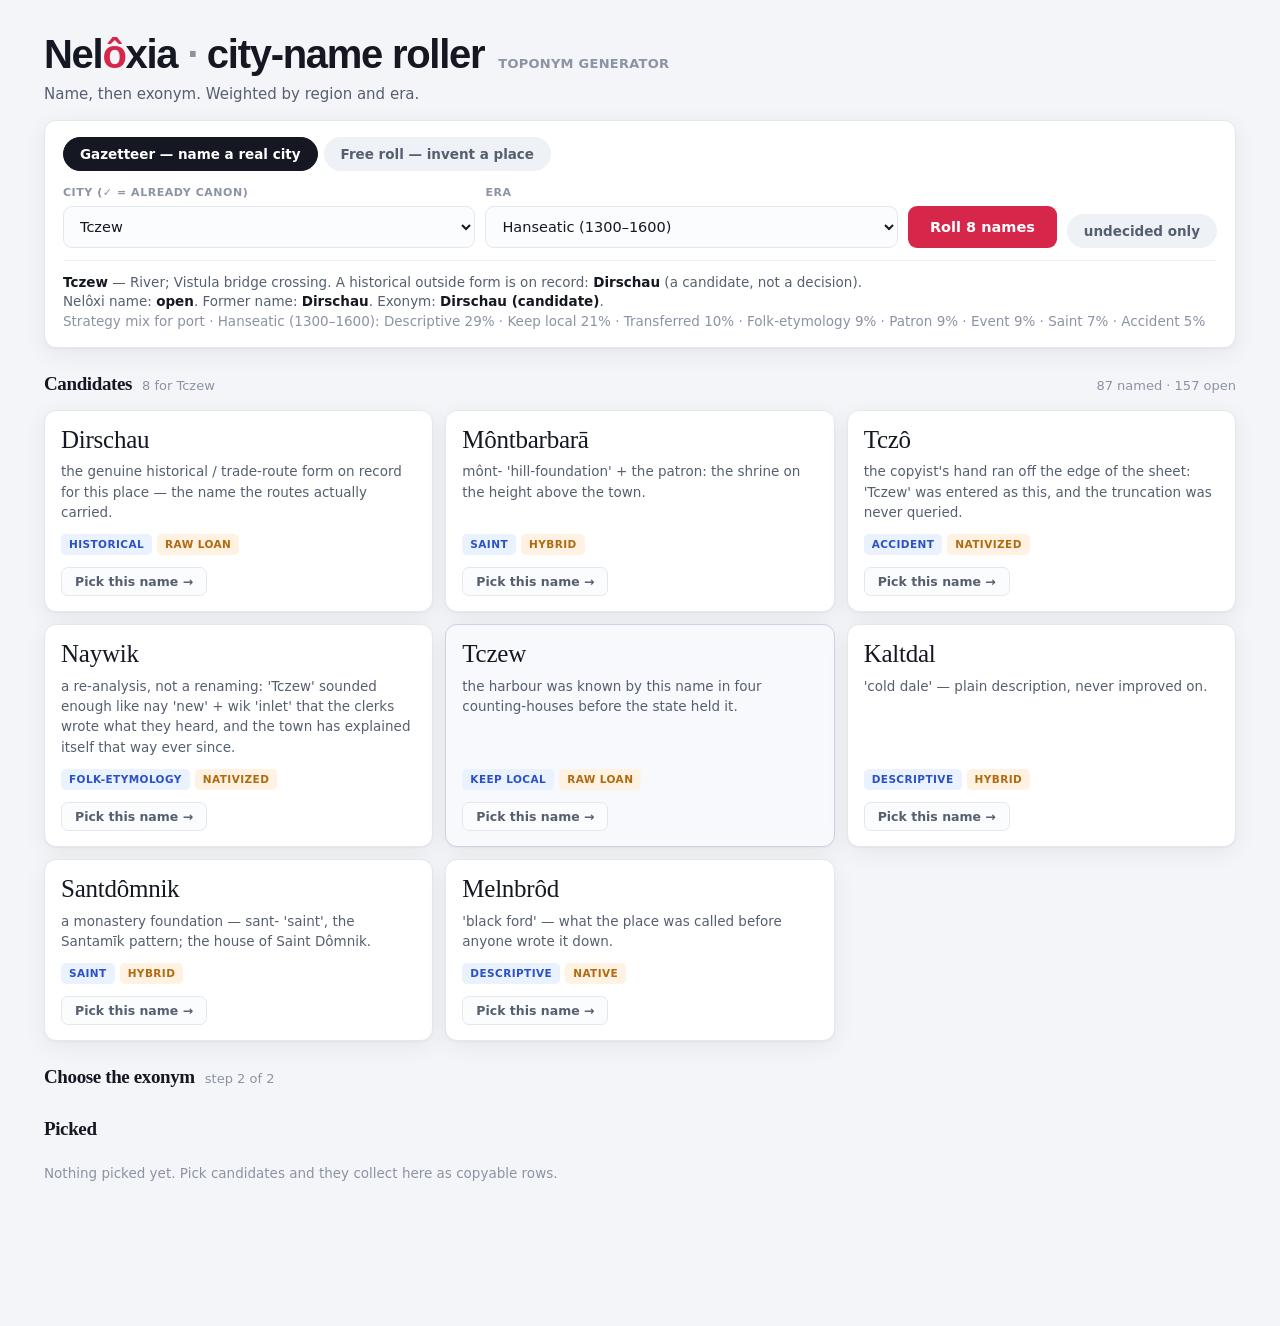
<file: toponyms.html>
<!DOCTYPE html>
<html lang="en">
<head>
<meta charset="utf-8">
<meta name="viewport" content="width=device-width, initial-scale=1">
<title>Nelôxia — city-name roller</title>
<meta name="description" content="Rolls candidate Nelôxi city names on a weighted table of naming strategies — patron, event, descriptive, transferred, folk-etymology, saint, accident — by region and era.">
<link rel="preconnect" href="https://api.fontshare.com" crossorigin>
<link href="https://api.fontshare.com/v2/css?f[]=general-sans@400,500,600,700&f[]=zodiak@400,500&f[]=cabinet-grotesk@700,800&display=swap" rel="stylesheet">
<link rel="icon" href="data:image/svg+xml,<svg xmlns='http://www.w3.org/2000/svg' viewBox='0 0 100 100'><text y='.9em' font-size='90'>ô</text></svg>">
<style>
:root{
  --bg:#f4f5f8;--surface:#fff;--raise:#fbfcfd;
  --ink:#151823;--ink2:#565f70;--ink3:#8b93a4;--ink4:#aeb5c2;
  --line:#e4e7ee;--line2:#eef1f5;
  --accent:#d6274b;--accent2:#b71d3e;--accent-weak:#fdeaef;
  --chip:#eef1f6;--chip-hover:#e5e9f0;
  --shadow:0 1px 2px rgba(20,24,35,.04),0 6px 24px rgba(20,24,35,.06);
  --radius:12px;
}
*{box-sizing:border-box;margin:0;padding:0}
html{background:var(--bg)}
body{background:var(--bg);color:var(--ink);font-family:"General Sans",system-ui,sans-serif;font-size:14.5px;line-height:1.45;-webkit-font-smoothing:antialiased}
.wrap{max-width:1240px;margin:0 auto;padding:0 24px 120px}
.mast{padding:34px 0 14px}
.brandrow{display:flex;align-items:baseline;gap:14px;flex-wrap:wrap}
.title{font-family:"Cabinet Grotesk","General Sans",sans-serif;font-weight:800;font-size:clamp(26px,3.8vw,40px);letter-spacing:-.032em;line-height:1}
.title .o{color:var(--accent)}
.kicker{font-weight:600;font-size:13px;letter-spacing:.02em;color:var(--ink3)}
.tagline{margin-top:10px;color:var(--ink2);font-size:15px;max-width:78ch}
.tagline b{color:var(--ink);font-weight:600}
.rule{height:1px;background:var(--line);margin:18px 0}

.panel{background:var(--surface);border:1px solid var(--line);border-radius:var(--radius);box-shadow:var(--shadow);padding:16px 18px}
.modes{display:flex;gap:6px;margin-bottom:14px}
.mode{font-family:inherit;font-size:13.5px;font-weight:600;padding:8px 16px;border-radius:999px;cursor:pointer;background:var(--chip);border:1px solid transparent;color:var(--ink2)}
.mode[aria-pressed="true"]{background:var(--ink);border-color:var(--ink);color:#fff}
.mode:focus-visible{outline:2px solid var(--accent);outline-offset:1px}

.ctrls{display:flex;gap:10px;flex-wrap:wrap;align-items:flex-end}
.fgrp{display:flex;flex-direction:column;gap:5px;flex:1 1 210px;min-width:0}
.fgrp label{font-size:11px;font-weight:600;letter-spacing:.05em;text-transform:uppercase;color:var(--ink3)}
select,.fgrp input{width:100%;height:42px;padding:0 12px;font-family:inherit;font-size:14.5px;font-weight:500;color:var(--ink);background:var(--raise);border:1px solid var(--line);border-radius:9px}
select:focus,.fgrp input:focus{outline:none;border-color:var(--accent);box-shadow:0 0 0 3px var(--accent-weak)}
.go{height:42px;padding:0 22px;border:none;border-radius:9px;background:var(--accent);color:#fff;font-family:inherit;font-size:14.5px;font-weight:600;cursor:pointer;white-space:nowrap}
.go:hover{background:var(--accent2)}
.go:focus-visible{outline:2px solid var(--ink);outline-offset:2px}

.ctx{margin-top:12px;padding-top:12px;border-top:1px solid var(--line2);color:var(--ink2);font-size:13.5px}
.ctx b{color:var(--ink)}
.ctx .warn{color:var(--accent2);font-weight:600}

.sect{margin-top:22px;display:flex;align-items:baseline;gap:10px;flex-wrap:wrap}
.sect h2{font-family:"Cabinet Grotesk","General Sans";font-weight:800;font-size:19px;letter-spacing:-.02em}
.sect span{color:var(--ink3);font-size:13px}

.cards{margin-top:12px;display:grid;grid-template-columns:repeat(auto-fill,minmax(300px,1fr));gap:12px}
.card{background:var(--surface);border:1px solid var(--line);border-radius:var(--radius);box-shadow:var(--shadow);padding:15px 16px;display:flex;flex-direction:column;gap:8px}
.card.keep{border-color:#c9d4e6;background:#f7f9fc}
.nx{font-family:"Zodiak",Georgia,serif;font-weight:500;font-size:25px;letter-spacing:-.01em;line-height:1.1}
.exo{font-size:12.5px;color:var(--ink3)}
.exo b{color:var(--ink2);font-weight:600}
.story{font-size:13.5px;color:var(--ink2);line-height:1.5}
.tags{display:flex;gap:5px;flex-wrap:wrap;margin-top:auto;padding-top:4px}
.tag{font-size:10.5px;font-weight:700;letter-spacing:.04em;text-transform:uppercase;padding:3px 8px;border-radius:5px;background:var(--chip);color:var(--ink2)}
.tag.s{background:#eaf1ff;color:#2b52c4}
.tag.l{background:#fff2e2;color:#b06a10}
.take{align-self:flex-start;margin-top:4px;font-family:inherit;font-size:12.5px;font-weight:600;padding:6px 13px;border-radius:7px;border:1px solid var(--line);background:var(--raise);color:var(--ink2);cursor:pointer}
.take:hover{border-color:var(--accent);color:var(--accent2);background:var(--accent-weak)}
.take.on{background:var(--ink);border-color:var(--ink);color:#fff}

.basket{margin-top:24px}
.btable{width:100%;border-collapse:collapse;background:var(--surface);border:1px solid var(--line);border-radius:var(--radius);overflow:hidden}
.btable th{background:var(--raise);font-size:11px;font-weight:600;letter-spacing:.04em;text-transform:uppercase;color:var(--ink3);text-align:left;padding:10px 13px;border-bottom:1px solid var(--line)}
.btable td{padding:10px 13px;border-bottom:1px solid var(--line2);font-size:13.5px;vertical-align:top}
.btable tr:last-child td{border-bottom:none}
.btable .bnx{font-family:"Zodiak",Georgia,serif;font-size:17px}
.drop{border:none;background:transparent;color:var(--ink4);cursor:pointer;font-size:16px;padding:0 4px}
.drop:hover{color:var(--accent)}
.bactions{display:flex;gap:8px;margin-top:12px;flex-wrap:wrap}
.bempty{color:var(--ink3);padding:22px 0;font-size:13.5px}
textarea{width:100%;margin-top:12px;min-height:130px;padding:12px;font-family:ui-monospace,SFMono-Regular,Menlo,monospace;font-size:12px;line-height:1.6;color:var(--ink);background:var(--raise);border:1px solid var(--line);border-radius:9px;resize:vertical}
.foot{margin-top:26px;color:var(--ink3);font-size:12.5px;line-height:1.65}
.foot b{color:var(--ink2);font-weight:600}
@media(max-width:640px){.fgrp{flex:1 1 100%}}
</style>
</head>
<body><div class="wrap">
<header class="mast">
  <div class="brandrow">
    <h1 class="title">Nel<span class="o">ô</span>xia <span style="color:var(--ink3);font-weight:700">·</span> city-name roller</h1>
    <span class="kicker">TOPONYM GENERATOR</span>
  </div>
  <p class="tagline">Name, then exonym. Weighted by region and era.</p>
</header>

<div class="panel">
  <div class="modes">
    <button class="mode" id="m-gaz" aria-pressed="true">Gazetteer — name a real city</button>
    <button class="mode" id="m-free" aria-pressed="false">Free roll — invent a place</button>
  </div>
  <div class="ctrls" id="ctrls"></div>
  <div class="ctx" id="ctx"></div>
</div>

<div class="sect"><h2>Candidates</h2><span id="cnt"></span><span id="prog" style="margin-left:auto"></span></div>
<div class="cards" id="cards"></div>

<div class="sect" id="pendsect" hidden><h2>Choose the exonym</h2><span>step 2 of 2</span></div>
<div id="pendwrap"></div>

<div class="basket">
  <div class="sect"><h2>Picked</h2><span id="bcnt"></span></div>
  <div id="bwrap"></div>
</div>

</div>

<script>
const CITIES = [{"site": "Belomorsk", "region": "Karelia & the North", "terrain": "Sea", "notes": "White Sea coast; canal outlet to the Arctic", "pop": 26000, "nelox": "Soroka", "layer": "raw loan", "gloss": "keep the substrate name — NOT \"Belomorsk\" (Soviet 1938); the town was Soroka.", "on_record": true, "local": "Soroka", "former": "Soroka", "exonym": "", "exonym_hint": "Belomorsk", "anachronism": "Soviet 1938 ('White-Sea-town'); the town was Soroka.", "hint": "", "norename": false, "founding": "inherited", "founds_what": "", "source": "picked"}, {"site": "Kem", "region": "Karelia & the North", "terrain": "Sea", "notes": "White Sea deepwater terminal on the Solovki crossing; the Bruce Plan built out — the Arctic railhead, icebreaker station and shield-ore outlet, and the largest city of the north", "pop": 500000, "nelox": "Litberg", "layer": "native", "gloss": "'little rock' — the entry in the oldest land-roll.", "on_record": true, "local": "Litberg", "former": "Kemi", "exonym": "Litberg", "exonym_hint": "", "anachronism": "Russified; Karelian Kemi.", "hint": "", "norename": false, "founding": "replanned", "founds_what": "the Bruce Plan built out: a half-million-person grid laid over an inherited harbour village, and filled", "source": "picked"}, {"site": "Petrozavodsk", "region": "Karelia & the North", "terrain": "Lake", "notes": "Lake Onega west shore; the lake capital", "pop": 480000, "nelox": "Lundgrenlund", "layer": "hybrid", "gloss": "for mayor Rannveig Lundgren, who is remembered for a bridge and a scandal; the grove took the family name.", "on_record": true, "local": "Lundgrenlund", "former": "Petroskoi", "exonym": "Petroskoi", "exonym_hint": "", "anachronism": "Russian foundation 1703 — Peter the Great's ironworks ('Peter's factory'). Karelian form Petroskoi.", "hint": "", "norename": false, "founding": "inherited", "founds_what": "", "source": "picked"}, {"site": "Kondopoga", "region": "Karelia & the North", "terrain": "Lake", "notes": "Onega rapids; water-power and locks", "pop": 62000, "nelox": "Elbinki", "layer": "native", "gloss": "the name travelled and the meaning did not: carried whole from Elbinki (Elbląg) by its founders.", "on_record": true, "local": "Elbinki", "former": "Kondupohja", "exonym": "Elbinki", "exonym_hint": "Kondopoga", "anachronism": "Russified spelling; Karelian Kondupohja.", "hint": "", "norename": false, "founding": "inherited", "founds_what": "", "source": "picked"}, {"site": "Sortavala", "region": "Karelia & the North", "terrain": "Lake", "notes": "Ladoga north shore; skerry harbour", "pop": 42000, "nelox": "Sortavala", "layer": "raw loan", "gloss": "the Karelian form was the local form; nothing needed translating.", "on_record": true, "local": "Sortavala", "former": "Sortavala", "exonym": "Sortavala", "exonym_hint": "", "anachronism": "", "hint": "", "norename": false, "founding": "inherited", "founds_what": "", "source": "picked"}, {"site": "Olonets", "region": "Karelia & the North", "terrain": "Lake", "notes": "Ladoga lake-plain; river confluence", "pop": 30000, "nelox": "Aunus", "layer": "raw loan", "gloss": "keep the substrate name — NOT \"Olonets\", which never existed in this timeline.", "on_record": true, "local": "Aunus", "former": "Aunus", "exonym": "Aunus", "exonym_hint": "", "anachronism": "Russified; Karelian/Finnish Aunus.", "hint": "", "norename": false, "founding": "inherited", "founds_what": "", "source": "picked"}, {"site": "Segezha", "region": "Karelia & the North", "terrain": "Forest", "notes": "Timber belt; canal-side mill site", "pop": 58000, "nelox": "Silô", "layer": "native", "gloss": "a Nelôxian foundation, not an inherited town — canal-side timber and mill town.", "on_record": true, "local": "Silô", "former": "Segeža", "exonym": "Segeža", "exonym_hint": "", "anachronism": "Soviet industrial foundation; Karelian form.", "hint": "", "norename": false, "founding": "foundation", "founds_what": "canal-side timber and mill town", "source": "picked"}, {"site": "Kostomuksha", "region": "Karelia & the North", "terrain": "Forest", "notes": "Iron-ore field near the Finnish line", "pop": 46000, "nelox": "Bergmark", "layer": "native", "gloss": "'rock market' — the entry in the oldest land-roll.", "on_record": true, "local": "Bergmark", "former": "Kostamus", "exonym": "Kostamus", "exonym_hint": "", "anachronism": "Soviet mining town, 1977; Karelian Kostamus.", "hint": "", "norename": false, "founding": "foundation", "founds_what": "iron-ore field town at the frontier", "source": "picked"}, {"site": "Vyborg", "region": "Karelia & the North", "terrain": "Sea", "notes": "The isthmus gate; deep granite bay", "pop": 165000, "nelox": "Vyborg", "layer": "raw loan", "gloss": "the Karelian form was the local form and the state's clerks were local; nothing needed translating.", "on_record": true, "local": "Vyborg", "former": "Viipuri", "exonym": "Viborg", "exonym_hint": "Viborg", "anachronism": "", "hint": "", "norename": false, "founding": "inherited", "founds_what": "", "source": "picked"}, {"site": "Priozersk", "region": "Karelia & the North", "terrain": "Lake", "notes": "Ladoga west shore; fortress on the Vuoksi", "pop": 26000, "nelox": "Kexhôlm", "layer": "raw loan", "gloss": "the genuine historical / trade-route form on record for this place.", "on_record": true, "local": "Kexhôlm", "former": "Käkisalmi", "exonym": "Kexholm", "exonym_hint": "Kexholm", "anachronism": "Soviet 1948; Karelian/Finnish Käkisalmi, Swedish Kexholm.", "hint": "Kexhôlm", "norename": false, "founding": "inherited", "founds_what": "", "source": "picked"}, {"site": "Kuressaare", "region": "Livonian Core", "terrain": "Island", "notes": "Saaremaa's harbour and castle", "pop": 24000, "nelox": "Kaltstedt", "layer": "nativized", "gloss": "a re-analysis: 'Kuressaare' sounded enough like kalt 'cold' + stedt 'stead'.", "on_record": true, "local": "Kaltstedt", "former": "Kuressaare", "exonym": "Kuressaare", "exonym_hint": "", "anachronism": "", "hint": "", "norename": false, "founding": "inherited", "founds_what": "", "source": "picked"}, {"site": "Kärdla", "region": "Livonian Core", "terrain": "Island", "notes": "Hiiumaa's north-coast landing", "pop": 6000, "nelox": "Kärdla", "layer": "raw loan", "gloss": "too small to be worth a charter and too old to be worth changing.", "on_record": true, "local": "Kärdla", "former": "", "exonym": "Kärdla", "exonym_hint": "", "anachronism": "", "hint": "", "norename": false, "founding": "inherited", "founds_what": "", "source": "picked"}, {"site": "Valga", "region": "Livonian Core", "terrain": "Plain", "notes": "Rail crossing on the Estonian–Latvian seam", "pop": 24000, "nelox": "Valga", "layer": "raw loan", "gloss": "the gravity principle: estate-and-upland country; no reason to rename it.", "on_record": true, "local": "Valga", "former": "", "exonym": "Valga", "exonym_hint": "", "anachronism": "", "hint": "", "norename": false, "founding": "inherited", "founds_what": "", "source": "picked"}, {"site": "Võru", "region": "Livonian Core", "terrain": "Lake", "notes": "Upland lake country; the Tamula shore", "pop": 22000, "nelox": "Võru", "layer": "raw loan", "gloss": "an estate name, and estates outlast administrations.", "on_record": true, "local": "Võru", "former": "", "exonym": "Võru", "exonym_hint": "", "anachronism": "", "hint": "", "norename": false, "founding": "inherited", "founds_what": "", "source": "picked"}, {"site": "Põlva", "region": "Livonian Core", "terrain": "Upland", "notes": "Devonian upland; a small river valley", "pop": 12000, "nelox": "Sammô", "layer": "native", "gloss": "the ditto of a ditto, three towns down the page — it means 'ditto'.", "on_record": true, "local": "Sammô", "former": "", "exonym": "Sammo", "exonym_hint": "", "anachronism": "", "hint": "", "norename": false, "founding": "inherited", "founds_what": "", "source": "picked"}, {"site": "Madona", "region": "Livonian Core", "terrain": "Upland", "notes": "Vidzeme highland; the estate belt", "pop": 14000, "nelox": "Madona", "layer": "raw loan", "gloss": "an estate name, and estates outlast administrations.", "on_record": true, "local": "Madona", "former": "", "exonym": "Madona", "exonym_hint": "", "anachronism": "", "hint": "", "norename": false, "founding": "inherited", "founds_what": "", "source": "picked"}, {"site": "Gulbene", "region": "Livonian Core", "terrain": "Upland", "notes": "Highland rail junction", "pop": 15000, "nelox": "Gulbene", "layer": "raw loan", "gloss": "too small to be worth a charter and too old to be worth changing.", "on_record": true, "local": "Gulbene", "former": "", "exonym": "Gulbene", "exonym_hint": "", "anachronism": "", "hint": "", "norename": false, "founding": "inherited", "founds_what": "", "source": "picked"}, {"site": "Aizkraukle", "region": "Livonian Core", "terrain": "River", "notes": "Daugava bank; hydro site", "pop": 16000, "nelox": "Altrānd", "layer": "nativized", "gloss": "a re-analysis: 'Aizkraukle' sounded enough like alt 'old' + rānd 'shore'.", "on_record": true, "local": "Altrānd", "former": "", "exonym": "Aizkraukle", "exonym_hint": "", "anachronism": "", "hint": "", "norename": false, "founding": "inherited", "founds_what": "", "source": "picked"}, {"site": "Smiltene", "region": "Livonian Core", "terrain": "Upland", "notes": "Gauja headwater country", "pop": 10000, "nelox": "Keidani", "layer": "native", "gloss": "carried whole from Keidani (Kėdainiai) by its founders.", "on_record": true, "local": "Keidani", "former": "", "exonym": "Keidani", "exonym_hint": "", "anachronism": "", "hint": "", "norename": false, "founding": "inherited", "founds_what": "", "source": "picked"}, {"site": "Klaipėda", "region": "Lithuanian Spine", "terrain": "Sea", "notes": "The only deep sea port; Curonian Lagoon mouth", "pop": 460000, "nelox": "Klaipėda", "layer": "raw loan", "gloss": "the pilots' charts said this, and you do not re-letter a chart lightly.", "on_record": true, "local": "Klaipėda", "former": "Memel", "exonym": "", "exonym_hint": "Memel", "anachronism": "", "hint": "", "norename": false, "founding": "inherited", "founds_what": "", "source": "picked"}, {"site": "Neringa", "region": "Lithuanian Spine", "terrain": "Spit", "notes": "The Curonian Spit; dunes and pilot station", "pop": 8000, "nelox": "Sandbarg", "layer": "native", "gloss": "a Nelôxian foundation — pilot station and dune-service settlement on the Spit.", "on_record": true, "local": "Sandbarg", "former": "", "exonym": "Nidden", "exonym_hint": "Nidden", "anachronism": "", "hint": "", "norename": false, "founding": "foundation", "founds_what": "pilot station and dune-service settlement on the Spit", "source": "picked"}, {"site": "Palanga", "region": "Lithuanian Spine", "terrain": "Sea", "notes": "Open amber coast; sand beach", "pop": 40000, "nelox": "Palanga", "layer": "raw loan", "gloss": "the pilots' charts said this, and you do not re-letter a chart lightly.", "on_record": true, "local": "Palanga", "former": "", "exonym": "Polangen", "exonym_hint": "Polangen", "anachronism": "", "hint": "", "norename": false, "founding": "inherited", "founds_what": "", "source": "picked"}, {"site": "Kaunas", "region": "Lithuanian Spine", "terrain": "River", "notes": "Nemunas–Neris confluence; the river hinge", "pop": 820000, "nelox": "Kaunas", "layer": "raw loan", "gloss": "a name on every manifest in the Baltic is not worth changing.", "on_record": true, "local": "Kaunas", "former": "Kaunas", "exonym": "", "exonym_hint": "Kovno", "anachronism": "", "hint": "", "norename": false, "founding": "inherited", "founds_what": "", "source": "picked"}, {"site": "Jonava", "region": "Lithuanian Spine", "terrain": "River", "notes": "Neris crossing; chemical works", "pop": 62000, "nelox": "Nova Tilsit", "layer": "hybrid", "gloss": "the Romance settler-pattern 'Nova + homeland'. The founders came from Tilsit (Sovetsk).", "on_record": true, "local": "Nova Tilsit", "former": "", "exonym": "", "exonym_hint": "", "anachronism": "", "hint": "", "norename": false, "founding": "inherited", "founds_what": "", "source": "picked"}, {"site": "Kėdainiai", "region": "Lithuanian Spine", "terrain": "Plain", "notes": "Nevėžis valley; the estate town", "pop": 48000, "nelox": "Kėdainiai", "layer": "raw loan", "gloss": "the pilots' charts said this, and you do not re-letter a chart lightly.", "on_record": true, "local": "Kėdainiai", "former": "", "exonym": "Keidany", "exonym_hint": "Keidany", "anachronism": "", "hint": "", "norename": false, "founding": "inherited", "founds_what": "", "source": "picked"}, {"site": "Šiauliai", "region": "Lithuanian Spine", "terrain": "Plain", "notes": "Inland rail junction; the northern crossroads", "pop": 210000, "nelox": "Nēmbarg", "layer": "hybrid", "gloss": "for engineer Ilze Nēm, who cut the lock and drowned proving it.", "on_record": true, "local": "Nēmbarg", "former": "", "exonym": "Shavli", "exonym_hint": "Shavli", "anachronism": "", "hint": "", "norename": false, "founding": "inherited", "founds_what": "", "source": "picked"}, {"site": "Radviliškis", "region": "Lithuanian Spine", "terrain": "Plain", "notes": "Rail marshalling yards", "pop": 30000, "nelox": "Sent Margrete", "layer": "hybrid", "gloss": "the parish predates the town: Saint Margrete's.", "on_record": true, "local": "Sent Margrete", "former": "", "exonym": "Radziwiliszki", "exonym_hint": "Radziwiliszki", "anachronism": "", "hint": "", "norename": false, "founding": "inherited", "founds_what": "", "source": "picked"}, {"site": "Raseiniai", "region": "Lithuanian Spine", "terrain": "Plain", "notes": "Dubysa valley; Samogitian upland edge", "pop": 18000, "nelox": "Akmendôrp", "layer": "hybrid", "gloss": "'stone village' — what the first surveyors wrote down.", "on_record": true, "local": "Akmendôrp", "former": "", "exonym": "Rossieny", "exonym_hint": "Rossieny", "anachronism": "", "hint": "", "norename": false, "founding": "inherited", "founds_what": "", "source": "picked"}, {"site": "Tauragė", "region": "Lithuanian Spine", "terrain": "River", "notes": "Jūra crossing on the Prussian road", "pop": 42000, "nelox": "Naujlinnô", "layer": "hybrid", "gloss": "'new fortress' — how the carters asked for it, and it stuck.", "on_record": true, "local": "Naujlinnô", "former": "", "exonym": "Newburgh", "exonym_hint": "Tauroggen", "anachronism": "", "hint": "", "norename": false, "founding": "inherited", "founds_what": "", "source": "picked"}, {"site": "Marijampolė", "region": "Lithuanian Spine", "terrain": "Plain", "notes": "Šešupė valley; the Suvalkija plain", "pop": 72000, "nelox": "Marijampolė", "layer": "raw loan", "gloss": "the harbour was known by this name in four counting-houses.", "on_record": true, "local": "Marijampolė", "former": "", "exonym": "Mariampol", "exonym_hint": "Mariampol", "anachronism": "", "hint": "", "norename": false, "founding": "inherited", "founds_what": "", "source": "picked"}, {"site": "Alytus", "region": "Lithuanian Spine", "terrain": "River", "notes": "Nemunas bend; pine country", "pop": 96000, "nelox": "Achterpont", "layer": "nativized", "gloss": "the folk etymology won; the arms show hind and bridge both.", "on_record": true, "local": "Achterpont", "former": "", "exonym": "Alytus", "exonym_hint": "Olita", "anachronism": "", "hint": "", "norename": false, "founding": "inherited", "founds_what": "", "source": "picked"}, {"site": "Kelmė", "region": "Lithuanian Spine", "terrain": "Plain", "notes": "A small estate town, Samogitia", "pop": 16000, "nelox": "Nôwakovô", "layer": "hybrid", "gloss": "Slavic possessive: 'Nôwak's place'.", "on_record": true, "local": "Nôwakovô", "former": "", "exonym": "Nôwak", "exonym_hint": "", "anachronism": "", "hint": "", "norename": false, "founding": "inherited", "founds_what": "", "source": "picked"}, {"site": "Kaliningrad", "region": "Prussian–Pomeranian Coast", "terrain": "River", "notes": "Pregolya mouth on the Vistula Lagoon; the capital basin", "pop": 5800000, "nelox": "Lejpont", "layer": "native", "gloss": "'lower bridge' — the entry in the oldest land-roll.", "on_record": true, "local": "Lejpont", "former": "Königsberg", "exonym": "Lejpont", "exonym_hint": "Königsberg", "anachronism": "Soviet 1946, after Kalinin. The city was Königsberg.", "hint": "", "norename": false, "founding": "inherited", "founds_what": "", "source": "picked"}, {"site": "Baltiysk", "region": "Prussian–Pomeranian Coast", "terrain": "Strait", "notes": "The lagoon's only sea gate; naval deepwater", "pop": 66000, "nelox": "Pillô", "layer": "nativized", "gloss": "Pillau; the naval deepwater port", "on_record": true, "local": "Pillô", "former": "Pillau", "exonym": "", "exonym_hint": "Pillau", "anachronism": "Soviet 1946; the port was Pillau.", "hint": "", "norename": false, "founding": "inherited", "founds_what": "", "source": "gazetteer"}, {"site": "Primorsk", "region": "Prussian–Pomeranian Coast", "terrain": "Lagoon", "notes": "Lagoon fishing shore", "pop": 12000, "nelox": "Fischūsô", "layer": "raw loan", "gloss": "LG Fischhausen 'fish-houses'; keeps f and sch", "on_record": true, "local": "Fischūsô", "former": "Fischhausen", "exonym": "", "exonym_hint": "Fischhausen", "anachronism": "Soviet 1947; the town was Fischhausen.", "hint": "", "norename": false, "founding": "inherited", "founds_what": "", "source": "gazetteer"}, {"site": "Svetlogorsk", "region": "Prussian–Pomeranian Coast", "terrain": "Sea", "notes": "Cliff coast; amber baths", "pop": 30000, "nelox": "Rauschenbôrk", "layer": "raw loan", "gloss": "German Rauschenburg, keeps sch; -bôrk from -burg", "on_record": true, "local": "Rauschenbôrk", "former": "Rauschen", "exonym": "", "exonym_hint": "Rauschen", "anachronism": "Soviet 1947; the resort was Rauschen.", "hint": "", "norename": false, "founding": "inherited", "founds_what": "", "source": "gazetteer"}, {"site": "Sovetsk", "region": "Prussian–Pomeranian Coast", "terrain": "River", "notes": "Nemunas crossing; the river border town", "pop": 76000, "nelox": "Tilsit", "layer": "raw loan", "gloss": "the German river-border town on the Nemunas", "on_record": true, "local": "Tilsit", "former": "Tilsit", "exonym": "", "exonym_hint": "Tilsit", "anachronism": "Soviet 1946; the town was Tilsit.", "hint": "", "norename": false, "founding": "inherited", "founds_what": "", "source": "gazetteer"}, {"site": "Chernyakhovsk", "region": "Prussian–Pomeranian Coast", "terrain": "River", "notes": "Angrapa–Instruch confluence", "pop": 72000, "nelox": "Insterburg", "layer": "raw loan", "gloss": "keep the substrate name — NOT \"Chernyakhovsk\" (Soviet 1946); the town was Insterburg.", "on_record": true, "local": "Insterburg", "former": "Insterburg", "exonym": "Insterburg", "exonym_hint": "Insterburg", "anachronism": "Soviet 1946; the town was Insterburg.", "hint": "Insterbôrk", "norename": false, "founding": "inherited", "founds_what": "", "source": "picked"}, {"site": "Gusev", "region": "Prussian–Pomeranian Coast", "terrain": "Plain", "notes": "Eastern Prussian plain; road town", "pop": 56000, "nelox": "Kunisfeld", "layer": "hybrid", "gloss": "'king's field' — a crown foundation on the East Prussian plain.", "on_record": true, "local": "Kunisfeld", "former": "Gumbinnen", "exonym": "Kunisfeld", "exonym_hint": "Gumbinnen", "anachronism": "Soviet 1946; the town was Gumbinnen.", "hint": "", "norename": false, "founding": "inherited", "founds_what": "", "source": "picked"}, {"site": "Gdańsk", "region": "Prussian–Pomeranian Coast", "terrain": "Delta", "notes": "Vistula delta; the great grain port", "pop": 1400000, "nelox": "Grünsala", "layer": "nativized", "gloss": "the folk etymology won; the arms show green and island both.", "on_record": true, "local": "Grünsala", "former": "Danzig", "exonym": "Danzig", "exonym_hint": "Danzig", "anachronism": "", "hint": "", "norename": false, "founding": "inherited", "founds_what": "", "source": "picked"}, {"site": "Gdynia", "region": "Prussian–Pomeranian Coast", "terrain": "Sea", "notes": "Purpose-built deepwater harbour", "pop": 480000, "nelox": "Ebnērmarkt", "layer": "hybrid", "gloss": "for rector Wôlfgang Ebnēr, who chartered the school before the town.", "on_record": true, "local": "Ebnērmarkt", "former": "Gdingen", "exonym": "Ebnērmarkt", "exonym_hint": "Gdynia", "anachronism": "", "hint": "", "norename": false, "founding": "foundation", "founds_what": "purpose-built deepwater harbour beside an older rival port", "source": "picked"}, {"site": "Sopot", "region": "Prussian–Pomeranian Coast", "terrain": "Sea", "notes": "Sand-beach shore between the two ports", "pop": 40000, "nelox": "", "layer": "", "gloss": "", "on_record": false, "local": "", "former": "Zoppot", "exonym": "", "exonym_hint": "Zoppot", "anachronism": "", "hint": "", "norename": false, "founding": "inherited", "founds_what": "", "source": ""}, {"site": "Puck", "region": "Prussian–Pomeranian Coast", "terrain": "Bay", "notes": "Sheltered inner bay behind the Hel spit", "pop": 14000, "nelox": "Puka", "layer": "nativized", "gloss": "Putzig, clipped to a clean Finnic shape", "on_record": true, "local": "Puka", "former": "Putzig", "exonym": "", "exonym_hint": "Putzig", "anachronism": "", "hint": "", "norename": false, "founding": "inherited", "founds_what": "", "source": "gazetteer"}, {"site": "Wejherowo", "region": "Prussian–Pomeranian Coast", "terrain": "Upland", "notes": "Kashubian lake upland; inland of the bay", "pop": 68000, "nelox": "", "layer": "", "gloss": "", "on_record": false, "local": "", "former": "", "exonym": "", "exonym_hint": "Neustadt", "anachronism": "", "hint": "", "norename": false, "founding": "inherited", "founds_what": "", "source": ""}, {"site": "Elbląg", "region": "Prussian–Pomeranian Coast", "terrain": "Lagoon", "notes": "Vistula Lagoon head; canal to the lakes", "pop": 150000, "nelox": "Ellbąg", "layer": "nativized", "gloss": "the name was reversed in the mouth before it was reversed on the map.", "on_record": true, "local": "Ellbąg", "former": "Elbing", "exonym": "Ellbąg", "exonym_hint": "Elbing", "anachronism": "", "hint": "", "norename": false, "founding": "inherited", "founds_what": "", "source": "picked"}, {"site": "Malbork", "region": "Prussian–Pomeranian Coast", "terrain": "River", "notes": "Nogat crossing; the castle river-anchor", "pop": 48000, "nelox": "Marianbôrk", "layer": "raw loan", "gloss": "Marienburg; German -bôrk from -burg", "on_record": true, "local": "Marianbôrk", "former": "Marienburg", "exonym": "", "exonym_hint": "Marienburg", "anachronism": "", "hint": "", "norename": false, "founding": "inherited", "founds_what": "", "source": "gazetteer"}, {"site": "Tczew", "region": "Prussian–Pomeranian Coast", "terrain": "River", "notes": "Vistula bridge crossing", "pop": 76000, "nelox": "", "layer": "", "gloss": "", "on_record": false, "local": "", "former": "Dirschau", "exonym": "", "exonym_hint": "Dirschau", "anachronism": "", "hint": "Dirschau", "norename": false, "founding": "inherited", "founds_what": "", "source": ""}, {"site": "Olsztyn", "region": "Prussian–Pomeranian Coast", "terrain": "Lake", "notes": "Masurian lake plateau; the inland seat", "pop": 220000, "nelox": "Allenstein", "layer": "raw loan", "gloss": "the genuine historical / trade-route form on record for this place.", "on_record": true, "local": "Allenstein", "former": "Allenstein", "exonym": "Allenstein", "exonym_hint": "Allenstein", "anachronism": "", "hint": "Allenstein", "norename": false, "founding": "inherited", "founds_what": "", "source": "picked"}, {"site": "Ełk", "region": "Prussian–Pomeranian Coast", "terrain": "Lake", "notes": "Eastern Masurian lakes", "pop": 78000, "nelox": "Ełk", "layer": "raw loan", "gloss": "the harbour was known by this name in four counting-houses.", "on_record": true, "local": "Ełk", "former": "Lyck", "exonym": "Lyck", "exonym_hint": "Lyck", "anachronism": "", "hint": "", "norename": false, "founding": "inherited", "founds_what": "", "source": "picked"}, {"site": "Giżycko", "region": "Prussian–Pomeranian Coast", "terrain": "Lake", "notes": "The isthmus between the great Masurian lakes", "pop": 38000, "nelox": "", "layer": "", "gloss": "", "on_record": false, "local": "", "former": "Lötzen", "exonym": "", "exonym_hint": "Lötzen", "anachronism": "", "hint": "", "norename": false, "founding": "inherited", "founds_what": "", "source": ""}, {"site": "Gołdap", "region": "Prussian–Pomeranian Coast", "terrain": "Upland", "notes": "Romincka forest edge; lake basin", "pop": 18000, "nelox": "Goldap", "layer": "raw loan", "gloss": "Old Prussian galda 'lake-basin', left raw", "on_record": true, "local": "Goldap", "former": "", "exonym": "", "exonym_hint": "", "anachronism": "", "hint": "", "norename": false, "founding": "inherited", "founds_what": "", "source": "gazetteer"}, {"site": "Szczecin", "region": "Prussian–Pomeranian Coast", "terrain": "River", "notes": "Oder mouth; the western gate to the interior", "pop": 900000, "nelox": "Szczecin", "layer": "raw loan", "gloss": "the harbour was known by this name in four counting-houses.", "on_record": true, "local": "Szczecin", "former": "Stettin", "exonym": "Stettin", "exonym_hint": "Stettin", "anachronism": "", "hint": "", "norename": false, "founding": "inherited", "founds_what": "", "source": "picked"}, {"site": "Świnoujście", "region": "Prussian–Pomeranian Coast", "terrain": "Strait", "notes": "The Oder lagoon's sea channel", "pop": 52000, "nelox": "", "layer": "", "gloss": "", "on_record": false, "local": "", "former": "Swinemünde", "exonym": "", "exonym_hint": "Swinemünde", "anachronism": "", "hint": "Svīnamündõ", "norename": false, "founding": "inherited", "founds_what": "", "source": ""}, {"site": "Kołobrzeg", "region": "Prussian–Pomeranian Coast", "terrain": "Sea", "notes": "River-mouth harbour; salt springs", "pop": 70000, "nelox": "", "layer": "", "gloss": "", "on_record": false, "local": "", "former": "Kolberg", "exonym": "", "exonym_hint": "Kolberg", "anachronism": "", "hint": "Kôlbôrk", "norename": false, "founding": "inherited", "founds_what": "", "source": ""}, {"site": "Koszalin", "region": "Prussian–Pomeranian Coast", "terrain": "Plain", "notes": "Coastal plain behind the dune belt", "pop": 140000, "nelox": "Koszalin", "layer": "raw loan", "gloss": "the pilots' charts said this, and you do not re-letter a chart lightly.", "on_record": true, "local": "Koszalin", "former": "Köslin", "exonym": "Köslin", "exonym_hint": "Köslin", "anachronism": "", "hint": "", "norename": false, "founding": "inherited", "founds_what": "", "source": "picked"}, {"site": "Słupsk", "region": "Prussian–Pomeranian Coast", "terrain": "River", "notes": "Słupia valley; inland of the coast", "pop": 110000, "nelox": "Słupsk", "layer": "raw loan", "gloss": "a name on every manifest in the Baltic is not worth changing.", "on_record": true, "local": "Słupsk", "former": "Stolp", "exonym": "Stolp", "exonym_hint": "Stolp", "anachronism": "", "hint": "", "norename": false, "founding": "inherited", "founds_what": "", "source": "picked"}, {"site": "Stargard", "region": "Prussian–Pomeranian Coast", "terrain": "River", "notes": "Ina crossing; inland Oder hinterland", "pop": 90000, "nelox": "Stargard", "layer": "raw loan", "gloss": "the harbour was known by this name in four counting-houses.", "on_record": true, "local": "Stargard", "former": "", "exonym": "Stargard", "exonym_hint": "", "anachronism": "", "hint": "", "norename": false, "founding": "inherited", "founds_what": "", "source": "picked"}, {"site": "Hrodna", "region": "Eastern Corridor", "terrain": "River", "notes": "Neman high bank; the border-bend fortress", "pop": 780000, "nelox": "Marīsô", "layer": "native", "gloss": "border-bend (marī- 'march' + -sô)", "on_record": true, "local": "Marīsô", "former": "Grodno", "exonym": "", "exonym_hint": "Grodno", "anachronism": "", "hint": "", "norename": false, "founding": "inherited", "founds_what": "", "source": "gazetteer"}, {"site": "Lida", "region": "Eastern Corridor", "terrain": "Plain", "notes": "Portage country between river systems", "pop": 180000, "nelox": "Līda", "layer": "raw loan", "gloss": "Slavic, adopted completely raw", "on_record": true, "local": "Līda", "former": "", "exonym": "", "exonym_hint": "", "anachronism": "", "hint": "", "norename": false, "founding": "inherited", "founds_what": "", "source": "gazetteer"}, {"site": "Vawkavysk", "region": "Eastern Corridor", "terrain": "Plain", "notes": "Rail-gauge transfer point", "pop": 80000, "nelox": "Volkovixi", "layer": "archaic-x", "gloss": "Slavic 'wolf's-mouth' + administrative [ks]", "on_record": true, "local": "Volkovixi", "former": "", "exonym": "", "exonym_hint": "Volkovysk", "anachronism": "", "hint": "", "norename": false, "founding": "inherited", "founds_what": "", "source": "gazetteer"}, {"site": "Slonim", "region": "Eastern Corridor", "terrain": "River", "notes": "Shchara valley; canal to the Pripyat", "pop": 90000, "nelox": "", "layer": "", "gloss": "", "on_record": false, "local": "", "former": "", "exonym": "", "exonym_hint": "", "anachronism": "", "hint": "", "norename": false, "founding": "inherited", "founds_what": "", "source": ""}, {"site": "Baranavichy", "region": "Eastern Corridor", "terrain": "Plain", "notes": "The great rail crossroads of the corridor", "pop": 320000, "nelox": "", "layer": "", "gloss": "", "on_record": false, "local": "", "former": "", "exonym": "", "exonym_hint": "Baranovichi", "anachronism": "", "hint": "", "norename": false, "founding": "inherited", "founds_what": "", "source": ""}, {"site": "Brest", "region": "Eastern Corridor", "terrain": "River", "notes": "Bug–Mukhavets confluence; the gauge frontier", "pop": 620000, "nelox": "", "layer": "", "gloss": "", "on_record": false, "local": "", "former": "Brest-Litovsk", "exonym": "", "exonym_hint": "Brest-Litovsk", "anachronism": "", "hint": "", "norename": false, "founding": "inherited", "founds_what": "", "source": ""}, {"site": "Kobryn", "region": "Eastern Corridor", "terrain": "Canal", "notes": "Dnieper–Bug canal town", "pop": 96000, "nelox": "", "layer": "", "gloss": "", "on_record": false, "local": "", "former": "", "exonym": "", "exonym_hint": "Kobrin", "anachronism": "", "hint": "", "norename": false, "founding": "inherited", "founds_what": "", "source": ""}, {"site": "Pinsk", "region": "Eastern Corridor", "terrain": "Marsh", "notes": "Pripyat marshes; the marsh capital and river port", "pop": 230000, "nelox": "", "layer": "", "gloss": "", "on_record": false, "local": "", "former": "", "exonym": "", "exonym_hint": "", "anachronism": "", "hint": "", "norename": false, "founding": "inherited", "founds_what": "", "source": ""}, {"site": "Mazyr", "region": "Eastern Corridor", "terrain": "River", "notes": "Pripyat high bank; refinery site", "pop": 200000, "nelox": "", "layer": "", "gloss": "", "on_record": false, "local": "", "former": "", "exonym": "", "exonym_hint": "Mozyr", "anachronism": "", "hint": "", "norename": false, "founding": "inherited", "founds_what": "", "source": ""}, {"site": "Homel", "region": "Eastern Corridor", "terrain": "River", "notes": "Sozh river port; the corridor's eastern anchor", "pop": 1050000, "nelox": "", "layer": "", "gloss": "", "on_record": false, "local": "", "former": "Homiel", "exonym": "", "exonym_hint": "Gomel", "anachronism": "", "hint": "", "norename": false, "founding": "inherited", "founds_what": "", "source": ""}, {"site": "Rechytsa", "region": "Eastern Corridor", "terrain": "River", "notes": "Dnieper bank; oil-field edge", "pop": 120000, "nelox": "", "layer": "", "gloss": "", "on_record": false, "local": "", "former": "", "exonym": "", "exonym_hint": "", "anachronism": "", "hint": "", "norename": false, "founding": "inherited", "founds_what": "", "source": ""}, {"site": "Svetlahorsk", "region": "Eastern Corridor", "terrain": "River", "notes": "Berezina crossing", "pop": 130000, "nelox": "Bôndartilt", "layer": "hybrid", "gloss": "for captain Zôśka Bôndar, who wintered here with a broken keel and never left; the bridge took the family name.", "on_record": true, "local": "Bôndartilt", "former": "Shatilki", "exonym": "Bondartilt", "exonym_hint": "Svetlogorsk", "anachronism": "Soviet 1961; the village was Shatilki.", "hint": "", "norename": false, "founding": "foundation", "founds_what": "chemical and power town at the Berezina crossing", "source": "picked"}, {"site": "Zhlobin", "region": "Eastern Corridor", "terrain": "River", "notes": "Dnieper crossing; steelworks", "pop": 150000, "nelox": "", "layer": "", "gloss": "", "on_record": false, "local": "", "former": "", "exonym": "", "exonym_hint": "", "anachronism": "", "hint": "", "norename": false, "founding": "foundation", "founds_what": "steelworks at the Dnieper crossing", "source": ""}, {"site": "Lublin", "region": "Eastern Corridor", "terrain": "Upland", "notes": "Loess upland; the corridor's western seat", "pop": 720000, "nelox": "", "layer": "", "gloss": "", "on_record": false, "local": "", "former": "", "exonym": "", "exonym_hint": "", "anachronism": "", "hint": "", "norename": false, "founding": "inherited", "founds_what": "", "source": ""}, {"site": "Zamość", "region": "Eastern Corridor", "terrain": "Plain", "notes": "Planned fortress town on the Roztocze edge", "pop": 110000, "nelox": "", "layer": "", "gloss": "", "on_record": false, "local": "", "former": "", "exonym": "", "exonym_hint": "", "anachronism": "", "hint": "", "norename": false, "founding": "inherited", "founds_what": "", "source": ""}, {"site": "Chełm", "region": "Eastern Corridor", "terrain": "Upland", "notes": "Chalk hills above the Bug plain", "pop": 96000, "nelox": "", "layer": "", "gloss": "", "on_record": false, "local": "", "former": "", "exonym": "", "exonym_hint": "", "anachronism": "", "hint": "", "norename": false, "founding": "inherited", "founds_what": "", "source": ""}, {"site": "Puławy", "region": "Eastern Corridor", "terrain": "River", "notes": "Vistula bank; chemical works", "pop": 84000, "nelox": "", "layer": "", "gloss": "", "on_record": false, "local": "", "former": "", "exonym": "", "exonym_hint": "", "anachronism": "", "hint": "", "norename": false, "founding": "inherited", "founds_what": "", "source": ""}, {"site": "Biała Podlaska", "region": "Eastern Corridor", "terrain": "Plain", "notes": "Road town on the Brest highway", "pop": 96000, "nelox": "", "layer": "", "gloss": "", "on_record": false, "local": "", "former": "", "exonym": "", "exonym_hint": "", "anachronism": "", "hint": "", "norename": false, "founding": "inherited", "founds_what": "", "source": ""}, {"site": "Rzeszów", "region": "Eastern Corridor", "terrain": "River", "notes": "Wisłok valley; the Subcarpathian seat", "pop": 340000, "nelox": "", "layer": "", "gloss": "", "on_record": false, "local": "", "former": "", "exonym": "", "exonym_hint": "", "anachronism": "", "hint": "", "norename": false, "founding": "inherited", "founds_what": "", "source": ""}, {"site": "Stalowa Wola", "region": "Eastern Corridor", "terrain": "Forest", "notes": "Purpose-built steel and forest-industry town", "pop": 110000, "nelox": "Dzelzmeçā", "layer": "native", "gloss": "'iron forest' — plain description, never improved on.", "on_record": true, "local": "Dzelzmeçā", "former": "", "exonym": "Dzelzmetsa", "exonym_hint": "", "anachronism": "Polish 1938 purpose-built steel town, so the name is not inherited — but the site is: San valley, forest, and the ore road. Nelôxia founds its own works town here; date it and name the founder.", "hint": "", "norename": false, "founding": "foundation", "founds_what": "steel and forest-industry works town", "source": "picked"}, {"site": "Mielec", "region": "Eastern Corridor", "terrain": "Plain", "notes": "Wisłoka valley; aviation works", "pop": 100000, "nelox": "", "layer": "", "gloss": "", "on_record": false, "local": "", "former": "", "exonym": "", "exonym_hint": "", "anachronism": "", "hint": "", "norename": false, "founding": "foundation", "founds_what": "aviation works on the Wisłoka", "source": ""}, {"site": "Tarnobrzeg", "region": "Eastern Corridor", "terrain": "River", "notes": "Vistula bank; sulphur basin", "pop": 80000, "nelox": "", "layer": "", "gloss": "", "on_record": false, "local": "", "former": "", "exonym": "", "exonym_hint": "", "anachronism": "", "hint": "", "norename": false, "founding": "foundation", "founds_what": "sulphur-basin works town", "source": ""}, {"site": "Przemyśl", "region": "Eastern Corridor", "terrain": "River", "notes": "San gorge; the fortress gate to the passes", "pop": 110000, "nelox": "", "layer": "", "gloss": "", "on_record": false, "local": "", "former": "", "exonym": "", "exonym_hint": "", "anachronism": "", "hint": "", "norename": false, "founding": "inherited", "founds_what": "", "source": ""}, {"site": "Krosno", "region": "Eastern Corridor", "terrain": "Upland", "notes": "Carpathian foothills; the oil cradle", "pop": 84000, "nelox": "", "layer": "", "gloss": "", "on_record": false, "local": "", "former": "", "exonym": "", "exonym_hint": "", "anachronism": "", "hint": "", "norename": false, "founding": "inherited", "founds_what": "", "source": ""}, {"site": "Sanok", "region": "Eastern Corridor", "terrain": "Mountain", "notes": "San valley at the Bieszczady gate", "pop": 66000, "nelox": "", "layer": "", "gloss": "", "on_record": false, "local": "", "former": "", "exonym": "", "exonym_hint": "", "anachronism": "", "hint": "", "norename": false, "founding": "inherited", "founds_what": "", "source": ""}, {"site": "Prešov", "region": "Eastern Corridor", "terrain": "Mountain", "notes": "Torysa valley; salt workings under the Carpathians", "pop": 150000, "nelox": "", "layer": "", "gloss": "", "on_record": false, "local": "", "former": "", "exonym": "", "exonym_hint": "", "anachronism": "", "hint": "", "norename": false, "founding": "inherited", "founds_what": "", "source": ""}, {"site": "Poprad", "region": "Eastern Corridor", "terrain": "Mountain", "notes": "Under the High Tatras; the mountain junction", "pop": 92000, "nelox": "", "layer": "", "gloss": "", "on_record": false, "local": "", "former": "", "exonym": "", "exonym_hint": "", "anachronism": "", "hint": "", "norename": false, "founding": "inherited", "founds_what": "", "source": ""}, {"site": "Humenné", "region": "Eastern Corridor", "terrain": "River", "notes": "Laborec valley; eastern Carpathian approach", "pop": 58000, "nelox": "", "layer": "", "gloss": "", "on_record": false, "local": "", "former": "", "exonym": "", "exonym_hint": "", "anachronism": "", "hint": "", "norename": false, "founding": "inherited", "founds_what": "", "source": ""}, {"site": "Bardejov", "region": "Eastern Corridor", "terrain": "Mountain", "notes": "Pass town on the Polish frontier; spa springs", "pop": 56000, "nelox": "", "layer": "", "gloss": "", "on_record": false, "local": "", "former": "", "exonym": "", "exonym_hint": "", "anachronism": "", "hint": "", "norename": false, "founding": "inherited", "founds_what": "", "source": ""}, {"site": "Odesa", "region": "Moldavian Arc & Black Sea", "terrain": "Sea", "notes": "Liman coast; the founding harbour", "pop": 2200000, "nelox": "Uusatôm", "layer": "native", "gloss": "new-harbour (uus + satām), named by its founders", "on_record": true, "local": "Uusatôm", "former": "", "exonym": "", "exonym_hint": "Odessa", "anachronism": "", "hint": "", "norename": false, "founding": "inherited", "founds_what": "", "source": "gazetteer"}, {"site": "Chornomorsk", "region": "Moldavian Arc & Black Sea", "terrain": "Sea", "notes": "Deepwater container roads south of the liman", "pop": 120000, "nelox": "Sent Mīkel", "layer": "hybrid", "gloss": "the parish predates the town: Saint Mīkel's, and the settlement took the church's name.", "on_record": true, "local": "Sent Mīkel", "former": "Buhas", "exonym": "Buhas", "exonym_hint": "Illichivsk", "anachronism": "2016 rename of Illichivsk, itself a 1973 Soviet foundation.", "hint": "", "norename": false, "founding": "foundation", "founds_what": "planned deepwater container roads south of the liman", "source": "picked"}, {"site": "Bilhorod-Dnistrovskyi", "region": "Moldavian Arc & Black Sea", "terrain": "Liman", "notes": "Dniester liman fortress", "pop": 96000, "nelox": "Akerman", "layer": "raw loan", "gloss": "the genuine historical / trade-route form on record for this place.", "on_record": true, "local": "Akerman", "former": "Akkerman", "exonym": "Akerman", "exonym_hint": "Akkerman", "anachronism": "Soviet/Ukrainian rename; the fortress was Akkerman.", "hint": "Akerman", "norename": false, "founding": "inherited", "founds_what": "", "source": "picked"}, {"site": "Izmail", "region": "Moldavian Arc & Black Sea", "terrain": "River", "notes": "Danube river port above the delta", "pop": 140000, "nelox": "", "layer": "", "gloss": "", "on_record": false, "local": "", "former": "", "exonym": "", "exonym_hint": "Ismail", "anachronism": "", "hint": "", "norename": false, "founding": "inherited", "founds_what": "", "source": ""}, {"site": "Uzhhorod", "region": "Moldavian Arc & Black Sea", "terrain": "Mountain", "notes": "Uzh valley at the Carpathian pass mouth", "pop": 230000, "nelox": "", "layer": "", "gloss": "", "on_record": false, "local": "", "former": "Ungvár", "exonym": "", "exonym_hint": "Ungvár", "anachronism": "", "hint": "", "norename": false, "founding": "inherited", "founds_what": "", "source": ""}, {"site": "Mukachevo", "region": "Moldavian Arc & Black Sea", "terrain": "Mountain", "notes": "Latorica valley; castle on the plain edge", "pop": 170000, "nelox": "", "layer": "", "gloss": "", "on_record": false, "local": "", "former": "Munkács", "exonym": "", "exonym_hint": "Munkács", "anachronism": "", "hint": "", "norename": false, "founding": "inherited", "founds_what": "", "source": ""}, {"site": "Suceava", "region": "Moldavian Arc & Black Sea", "terrain": "Upland", "notes": "Bukovina plateau; the old princely seat", "pop": 168000, "nelox": "", "layer": "", "gloss": "", "on_record": false, "local": "", "former": "", "exonym": "", "exonym_hint": "Suczawa", "anachronism": "", "hint": "", "norename": false, "founding": "inherited", "founds_what": "", "source": ""}, {"site": "Botoșani", "region": "Moldavian Arc & Black Sea", "terrain": "Plain", "notes": "Moldavian plain; market town", "pop": 210000, "nelox": "", "layer": "", "gloss": "", "on_record": false, "local": "", "former": "", "exonym": "", "exonym_hint": "", "anachronism": "", "hint": "", "norename": false, "founding": "inherited", "founds_what": "", "source": ""}, {"site": "Iași", "region": "Moldavian Arc & Black Sea", "terrain": "Hill", "notes": "Bahlui valley hills; the Moldavian capital site", "pop": 800000, "nelox": "", "layer": "", "gloss": "", "on_record": false, "local": "", "former": "Iași", "exonym": "", "exonym_hint": "Jassy", "anachronism": "", "hint": "", "norename": false, "founding": "inherited", "founds_what": "", "source": ""}, {"site": "Vaslui", "region": "Moldavian Arc & Black Sea", "terrain": "Plain", "notes": "Bârlad valley; central Moldavia", "pop": 110000, "nelox": "", "layer": "", "gloss": "", "on_record": false, "local": "", "former": "", "exonym": "", "exonym_hint": "", "anachronism": "", "hint": "", "norename": false, "founding": "inherited", "founds_what": "", "source": ""}, {"site": "Bârlad", "region": "Moldavian Arc & Black Sea", "terrain": "Plain", "notes": "Bârlad river market town", "pop": 110000, "nelox": "", "layer": "", "gloss": "", "on_record": false, "local": "", "former": "", "exonym": "", "exonym_hint": "", "anachronism": "", "hint": "", "norename": false, "founding": "inherited", "founds_what": "", "source": ""}, {"site": "Roman", "region": "Moldavian Arc & Black Sea", "terrain": "River", "notes": "Siret–Moldova confluence", "pop": 100000, "nelox": "", "layer": "", "gloss": "", "on_record": false, "local": "", "former": "", "exonym": "", "exonym_hint": "", "anachronism": "", "hint": "", "norename": false, "founding": "inherited", "founds_what": "", "source": ""}, {"site": "Galați", "region": "Moldavian Arc & Black Sea", "terrain": "River", "notes": "Danube maritime port; the seagoing head of the river", "pop": 430000, "nelox": "", "layer": "", "gloss": "", "on_record": false, "local": "", "former": "", "exonym": "", "exonym_hint": "Galatz", "anachronism": "", "hint": "", "norename": false, "founding": "inherited", "founds_what": "", "source": ""}, {"site": "Tulcea", "region": "Moldavian Arc & Black Sea", "terrain": "Delta", "notes": "The Danube delta gateway", "pop": 130000, "nelox": "", "layer": "", "gloss": "", "on_record": false, "local": "", "former": "", "exonym": "", "exonym_hint": "Tultcha", "anachronism": "", "hint": "", "norename": false, "founding": "inherited", "founds_what": "", "source": ""}, {"site": "Constanța", "region": "Moldavian Arc & Black Sea", "terrain": "Sea", "notes": "The great Black Sea port; Dobruja headland", "pop": 700000, "nelox": "Kôstônç", "layer": "nativized", "gloss": "Ottoman trade-name Köstence → Kôstônç", "on_record": true, "local": "Kôstônç", "former": "Köstence", "exonym": "", "exonym_hint": "Kustendje", "anachronism": "", "hint": "", "norename": false, "founding": "inherited", "founds_what": "", "source": "gazetteer"}, {"site": "Mangalia", "region": "Moldavian Arc & Black Sea", "terrain": "Sea", "notes": "Southern Dobruja coast; shipyard", "pop": 72000, "nelox": "", "layer": "", "gloss": "", "on_record": false, "local": "", "former": "", "exonym": "", "exonym_hint": "", "anachronism": "", "hint": "", "norename": false, "founding": "inherited", "founds_what": "", "source": ""}, {"site": "Medgidia", "region": "Moldavian Arc & Black Sea", "terrain": "Canal", "notes": "On the Danube–Black Sea canal", "pop": 78000, "nelox": "", "layer": "", "gloss": "", "on_record": false, "local": "", "former": "", "exonym": "", "exonym_hint": "", "anachronism": "", "hint": "", "norename": false, "founding": "foundation", "founds_what": "town on the Danube–Black Sea canal", "source": ""}, {"site": "Bistrița", "region": "Moldavian Arc & Black Sea", "terrain": "Mountain", "notes": "Under the Bârgău pass into Moldavia", "pop": 150000, "nelox": "", "layer": "", "gloss": "", "on_record": false, "local": "", "former": "", "exonym": "", "exonym_hint": "Bistritz", "anachronism": "", "hint": "", "norename": false, "founding": "inherited", "founds_what": "", "source": ""}, {"site": "Oradea", "region": "Moldavian Arc & Black Sea", "terrain": "Plain", "notes": "Criș river; the Pannonian gate", "pop": 390000, "nelox": "", "layer": "", "gloss": "", "on_record": false, "local": "", "former": "", "exonym": "", "exonym_hint": "Grosswardein", "anachronism": "", "hint": "", "norename": false, "founding": "inherited", "founds_what": "", "source": ""}, {"site": "Dobrich", "region": "Moldavian Arc & Black Sea", "terrain": "Plain", "notes": "Southern Dobruja grain plateau", "pop": 150000, "nelox": "", "layer": "", "gloss": "", "on_record": false, "local": "", "former": "", "exonym": "", "exonym_hint": "", "anachronism": "", "hint": "", "norename": false, "founding": "inherited", "founds_what": "", "source": ""}, {"site": "Balchik", "region": "Moldavian Arc & Black Sea", "terrain": "Sea", "notes": "Chalk-cliff coast; sheltered anchorage", "pop": 24000, "nelox": "", "layer": "", "gloss": "", "on_record": false, "local": "", "former": "", "exonym": "", "exonym_hint": "", "anachronism": "", "hint": "", "norename": false, "founding": "inherited", "founds_what": "", "source": ""}, {"site": "Slobozia", "region": "Moldavian Arc & Black Sea", "terrain": "River", "notes": "Dniester left bank", "pop": 28000, "nelox": "", "layer": "", "gloss": "", "on_record": false, "local": "", "former": "", "exonym": "", "exonym_hint": "", "anachronism": "", "hint": "", "norename": false, "founding": "inherited", "founds_what": "", "source": ""}, {"site": "Ștefan Vodă", "region": "Moldavian Arc & Black Sea", "terrain": "Plain", "notes": "Dniester lowland; vineyard country", "pop": 14000, "nelox": "", "layer": "", "gloss": "", "on_record": false, "local": "", "former": "", "exonym": "", "exonym_hint": "", "anachronism": "", "hint": "", "norename": false, "founding": "inherited", "founds_what": "", "source": ""}, {"site": "Szeged", "region": "Pannonian Bridge", "terrain": "River", "notes": "Tisza–Maros confluence; the plain's southern seat", "pop": 320000, "nelox": "", "layer": "", "gloss": "", "on_record": false, "local": "", "former": "", "exonym": "", "exonym_hint": "", "anachronism": "", "hint": "", "norename": false, "founding": "inherited", "founds_what": "", "source": ""}, {"site": "Hódmezővásárhely", "region": "Pannonian Bridge", "terrain": "Plain", "notes": "Tisza flood-plain market town", "pop": 88000, "nelox": "", "layer": "", "gloss": "", "on_record": false, "local": "", "former": "", "exonym": "", "exonym_hint": "", "anachronism": "", "hint": "", "norename": false, "founding": "inherited", "founds_what": "", "source": ""}, {"site": "Szentes", "region": "Pannonian Bridge", "terrain": "River", "notes": "Tisza bank; thermal water", "pop": 54000, "nelox": "", "layer": "", "gloss": "", "on_record": false, "local": "", "former": "", "exonym": "", "exonym_hint": "", "anachronism": "", "hint": "", "norename": false, "founding": "inherited", "founds_what": "", "source": ""}, {"site": "Békéscsaba", "region": "Pannonian Bridge", "terrain": "Plain", "notes": "Körös plain; rail crossroads", "pop": 110000, "nelox": "", "layer": "", "gloss": "", "on_record": false, "local": "", "former": "", "exonym": "", "exonym_hint": "", "anachronism": "", "hint": "", "norename": false, "founding": "inherited", "founds_what": "", "source": ""}, {"site": "Gyula", "region": "Pannonian Bridge", "terrain": "Plain", "notes": "Körös marsh castle; thermal springs", "pop": 58000, "nelox": "", "layer": "", "gloss": "", "on_record": false, "local": "", "former": "", "exonym": "", "exonym_hint": "", "anachronism": "", "hint": "", "norename": false, "founding": "inherited", "founds_what": "", "source": ""}, {"site": "Orosháza", "region": "Pannonian Bridge", "terrain": "Plain", "notes": "Deep plain; gas field", "pop": 54000, "nelox": "", "layer": "", "gloss": "", "on_record": false, "local": "", "former": "", "exonym": "", "exonym_hint": "", "anachronism": "", "hint": "", "norename": false, "founding": "inherited", "founds_what": "", "source": ""}, {"site": "Kecskemét", "region": "Pannonian Bridge", "terrain": "Sand", "notes": "Danube–Tisza sand ridge; orchard country", "pop": 220000, "nelox": "", "layer": "", "gloss": "", "on_record": false, "local": "", "former": "", "exonym": "", "exonym_hint": "", "anachronism": "", "hint": "", "norename": false, "founding": "inherited", "founds_what": "", "source": ""}, {"site": "Baja", "region": "Pannonian Bridge", "terrain": "River", "notes": "Danube crossing on the southern plain", "pop": 68000, "nelox": "", "layer": "", "gloss": "", "on_record": false, "local": "", "former": "", "exonym": "", "exonym_hint": "", "anachronism": "", "hint": "", "norename": false, "founding": "inherited", "founds_what": "", "source": ""}, {"site": "Szekszárd", "region": "Pannonian Bridge", "terrain": "Hill", "notes": "Loess wine hills above the Danube", "pop": 62000, "nelox": "", "layer": "", "gloss": "", "on_record": false, "local": "", "former": "", "exonym": "", "exonym_hint": "Sechshard", "anachronism": "", "hint": "", "norename": false, "founding": "inherited", "founds_what": "", "source": ""}, {"site": "Pécs", "region": "Pannonian Bridge", "terrain": "Mountain", "notes": "Under the Mecsek; coal and the southern seat", "pop": 280000, "nelox": "", "layer": "", "gloss": "", "on_record": false, "local": "", "former": "Fünfkirchen", "exonym": "", "exonym_hint": "Fünfkirchen", "anachronism": "", "hint": "", "norename": false, "founding": "inherited", "founds_what": "", "source": ""}, {"site": "Kaposvár", "region": "Pannonian Bridge", "terrain": "Hill", "notes": "Kapos valley in the Somogy hills", "pop": 122000, "nelox": "", "layer": "", "gloss": "", "on_record": false, "local": "", "former": "", "exonym": "", "exonym_hint": "", "anachronism": "", "hint": "", "norename": false, "founding": "inherited", "founds_what": "", "source": ""}, {"site": "Siófok", "region": "Pannonian Bridge", "terrain": "Lake", "notes": "Balaton's south shore at the Sió outlet", "pop": 50000, "nelox": "", "layer": "", "gloss": "", "on_record": false, "local": "", "former": "", "exonym": "", "exonym_hint": "", "anachronism": "", "hint": "", "norename": false, "founding": "inherited", "founds_what": "", "source": ""}, {"site": "Nagykanizsa", "region": "Pannonian Bridge", "terrain": "Plain", "notes": "Southwest gate; oil field and rail", "pop": 92000, "nelox": "", "layer": "", "gloss": "", "on_record": false, "local": "", "former": "", "exonym": "", "exonym_hint": "Grosskanizsa", "anachronism": "", "hint": "", "norename": false, "founding": "inherited", "founds_what": "", "source": ""}, {"site": "Zalaegerszeg", "region": "Pannonian Bridge", "terrain": "Hill", "notes": "Zala valley in the western hills", "pop": 112000, "nelox": "", "layer": "", "gloss": "", "on_record": false, "local": "", "former": "", "exonym": "", "exonym_hint": "", "anachronism": "", "hint": "", "norename": false, "founding": "inherited", "founds_what": "", "source": ""}, {"site": "Szombathely", "region": "Pannonian Bridge", "terrain": "Plain", "notes": "The old Roman road seat; Alpine foreland", "pop": 156000, "nelox": "", "layer": "", "gloss": "", "on_record": false, "local": "", "former": "Steinamanger", "exonym": "", "exonym_hint": "Steinamanger", "anachronism": "", "hint": "", "norename": false, "founding": "inherited", "founds_what": "", "source": ""}, {"site": "Sopron", "region": "Pannonian Bridge", "terrain": "Hill", "notes": "The gate between the Alps and Lake Fertő", "pop": 124000, "nelox": "", "layer": "", "gloss": "", "on_record": false, "local": "", "former": "Ödenburg", "exonym": "", "exonym_hint": "Ödenburg", "anachronism": "", "hint": "", "norename": false, "founding": "inherited", "founds_what": "", "source": ""}, {"site": "Mosonmagyaróvár", "region": "Pannonian Bridge", "terrain": "River", "notes": "Danube branch crossing at the Little Plain", "pop": 66000, "nelox": "", "layer": "", "gloss": "", "on_record": false, "local": "", "former": "", "exonym": "", "exonym_hint": "Ungarisch-Altenburg", "anachronism": "", "hint": "", "norename": false, "founding": "inherited", "founds_what": "", "source": ""}, {"site": "Győr", "region": "Pannonian Bridge", "terrain": "River", "notes": "Danube–Rába–Rábca confluence; the Little Plain seat", "pop": 260000, "nelox": "", "layer": "", "gloss": "", "on_record": false, "local": "", "former": "Raab", "exonym": "", "exonym_hint": "Raab", "anachronism": "", "hint": "", "norename": false, "founding": "inherited", "founds_what": "", "source": ""}, {"site": "Eisenstadt", "region": "Alpine–Adriatic Arm", "terrain": "Hill", "notes": "Leitha hills above the Fertő basin", "pop": 30000, "nelox": "", "layer": "", "gloss": "", "on_record": false, "local": "", "former": "", "exonym": "", "exonym_hint": "", "anachronism": "", "hint": "", "norename": false, "founding": "inherited", "founds_what": "", "source": ""}, {"site": "Graz", "region": "Alpine–Adriatic Arm", "terrain": "River", "notes": "Mur valley basin; the Alpine engineering seat", "pop": 700000, "nelox": "Gräts", "layer": "nativized", "gloss": "German Graz → Gräts", "on_record": true, "local": "Gräts", "former": "", "exonym": "", "exonym_hint": "Graz", "anachronism": "", "hint": "", "norename": false, "founding": "inherited", "founds_what": "", "source": "gazetteer"}, {"site": "Leoben", "region": "Alpine–Adriatic Arm", "terrain": "Mountain", "notes": "Mur valley narrows; the iron road", "pop": 50000, "nelox": "", "layer": "", "gloss": "", "on_record": false, "local": "", "former": "", "exonym": "", "exonym_hint": "", "anachronism": "", "hint": "", "norename": false, "founding": "inherited", "founds_what": "", "source": ""}, {"site": "Kapfenberg", "region": "Alpine–Adriatic Arm", "terrain": "Mountain", "notes": "Mürz valley steel works", "pop": 46000, "nelox": "", "layer": "", "gloss": "", "on_record": false, "local": "", "former": "", "exonym": "", "exonym_hint": "", "anachronism": "", "hint": "", "norename": false, "founding": "inherited", "founds_what": "", "source": ""}, {"site": "Klagenfurt", "region": "Alpine–Adriatic Arm", "terrain": "Lake", "notes": "Wörthersee basin; the Carinthian seat", "pop": 210000, "nelox": "", "layer": "", "gloss": "", "on_record": false, "local": "", "former": "", "exonym": "", "exonym_hint": "", "anachronism": "", "hint": "", "norename": false, "founding": "inherited", "founds_what": "", "source": ""}, {"site": "Villach", "region": "Alpine–Adriatic Arm", "terrain": "River", "notes": "Drava valley at the three-pass junction", "pop": 130000, "nelox": "", "layer": "", "gloss": "", "on_record": false, "local": "", "former": "", "exonym": "", "exonym_hint": "", "anachronism": "", "hint": "", "norename": false, "founding": "inherited", "founds_what": "", "source": ""}, {"site": "Wolfsberg", "region": "Alpine–Adriatic Arm", "terrain": "Valley", "notes": "Lavant valley; the eastern Carinthian road", "pop": 50000, "nelox": "", "layer": "", "gloss": "", "on_record": false, "local": "", "former": "", "exonym": "", "exonym_hint": "", "anachronism": "", "hint": "", "norename": false, "founding": "inherited", "founds_what": "", "source": ""}, {"site": "Trieste", "region": "Alpine–Adriatic Arm", "terrain": "Sea", "notes": "The head of the Adriatic; karst escarpment harbour", "pop": 400000, "nelox": "Triest", "layer": "raw loan", "gloss": "the Adriatic legal-financial port; Italian kept", "on_record": true, "local": "Triest", "former": "Trieste", "exonym": "", "exonym_hint": "", "anachronism": "", "hint": "", "norename": false, "founding": "inherited", "founds_what": "", "source": "gazetteer"}, {"site": "Gorizia", "region": "Alpine–Adriatic Arm", "terrain": "River", "notes": "Isonzo valley mouth; the border town", "pop": 68000, "nelox": "", "layer": "", "gloss": "", "on_record": false, "local": "", "former": "", "exonym": "", "exonym_hint": "Görz", "anachronism": "", "hint": "", "norename": false, "founding": "inherited", "founds_what": "", "source": ""}, {"site": "Monfalcone", "region": "Alpine–Adriatic Arm", "terrain": "Sea", "notes": "Shipyard bay at the Isonzo mouth", "pop": 60000, "nelox": "", "layer": "", "gloss": "", "on_record": false, "local": "", "former": "", "exonym": "", "exonym_hint": "", "anachronism": "", "hint": "", "norename": false, "founding": "inherited", "founds_what": "", "source": ""}, {"site": "Udine", "region": "Alpine–Adriatic Arm", "terrain": "Plain", "notes": "Friulian plain; the inland Friuli seat", "pop": 200000, "nelox": "", "layer": "", "gloss": "", "on_record": false, "local": "", "former": "", "exonym": "", "exonym_hint": "", "anachronism": "", "hint": "", "norename": false, "founding": "inherited", "founds_what": "", "source": ""}, {"site": "Pordenone", "region": "Alpine–Adriatic Arm", "terrain": "Plain", "notes": "Western Friulian plain; Noncello river", "pop": 100000, "nelox": "", "layer": "", "gloss": "", "on_record": false, "local": "", "former": "", "exonym": "", "exonym_hint": "Portenau", "anachronism": "", "hint": "", "norename": false, "founding": "inherited", "founds_what": "", "source": ""}, {"site": "Koper", "region": "Alpine–Adriatic Arm", "terrain": "Sea", "notes": "Istrian bay; the container port", "pop": 70000, "nelox": "", "layer": "", "gloss": "", "on_record": false, "local": "", "former": "Capodistria", "exonym": "", "exonym_hint": "Capodistria", "anachronism": "", "hint": "Capodistria", "norename": false, "founding": "inherited", "founds_what": "", "source": ""}, {"site": "Ilirska Bistrica", "region": "Alpine–Adriatic Arm", "terrain": "Karst", "notes": "Reka valley at the karst threshold", "pop": 9000, "nelox": "", "layer": "", "gloss": "", "on_record": false, "local": "", "former": "", "exonym": "", "exonym_hint": "", "anachronism": "", "hint": "", "norename": false, "founding": "inherited", "founds_what": "", "source": ""}, {"site": "Piran", "region": "Alpine–Adriatic Arm", "terrain": "Cape", "notes": "A walled point between two bays; the salt pans", "pop": 10000, "nelox": "", "layer": "", "gloss": "", "on_record": false, "local": "", "former": "", "exonym": "", "exonym_hint": "Pirano", "anachronism": "", "hint": "", "norename": false, "founding": "inherited", "founds_what": "", "source": ""}, {"site": "Izola", "region": "Alpine–Adriatic Arm", "terrain": "Sea", "notes": "Fishing harbour on the Slovene coast", "pop": 20000, "nelox": "", "layer": "", "gloss": "", "on_record": false, "local": "", "former": "", "exonym": "", "exonym_hint": "Isola", "anachronism": "", "hint": "", "norename": false, "founding": "inherited", "founds_what": "", "source": ""}, {"site": "Ankaran", "region": "Alpine–Adriatic Arm", "terrain": "Sea", "notes": "The bay's northern shore below the Karst edge", "pop": 6000, "nelox": "", "layer": "", "gloss": "", "on_record": false, "local": "", "former": "", "exonym": "", "exonym_hint": "Ancarano", "anachronism": "", "hint": "", "norename": false, "founding": "inherited", "founds_what": "", "source": ""}, {"site": "Sežana", "region": "Alpine–Adriatic Arm", "terrain": "Karst", "notes": "The Karst plateau; the rail line to the sea", "pop": 12000, "nelox": "", "layer": "", "gloss": "", "on_record": false, "local": "", "former": "", "exonym": "", "exonym_hint": "Sesana", "anachronism": "", "hint": "", "norename": false, "founding": "inherited", "founds_what": "", "source": ""}, {"site": "Divača", "region": "Alpine–Adriatic Arm", "terrain": "Karst", "notes": "Cave country; the junction above the Škocjan chasms", "pop": 3000, "nelox": "", "layer": "", "gloss": "", "on_record": false, "local": "", "former": "", "exonym": "", "exonym_hint": "Divaccia", "anachronism": "", "hint": "", "norename": false, "founding": "inherited", "founds_what": "", "source": ""}, {"site": "Nova Gorica", "region": "Alpine–Adriatic Arm", "terrain": "River", "notes": "Soča valley at the Italian line; the twin of Gorizia", "pop": 26000, "nelox": "", "layer": "", "gloss": "", "on_record": false, "local": "", "former": "", "exonym": "", "exonym_hint": "", "anachronism": "", "hint": "", "norename": false, "founding": "foundation", "founds_what": "planned twin town at the border, facing Gorizia", "source": ""}, {"site": "Ajdovščina", "region": "Alpine–Adriatic Arm", "terrain": "Valley", "notes": "Vipava valley; the bora wind gate", "pop": 14000, "nelox": "", "layer": "", "gloss": "", "on_record": false, "local": "", "former": "", "exonym": "", "exonym_hint": "Haidenschaft", "anachronism": "", "hint": "", "norename": false, "founding": "inherited", "founds_what": "", "source": ""}, {"site": "Idrija", "region": "Alpine–Adriatic Arm", "terrain": "Mountain", "notes": "The mercury mine in a deep mountain fold", "pop": 12000, "nelox": "", "layer": "", "gloss": "", "on_record": false, "local": "", "former": "", "exonym": "", "exonym_hint": "Idria", "anachronism": "", "hint": "", "norename": false, "founding": "inherited", "founds_what": "", "source": ""}, {"site": "Tolmin", "region": "Alpine–Adriatic Arm", "terrain": "Valley", "notes": "Upper Soča; the Julian Alps approach", "pop": 8000, "nelox": "", "layer": "", "gloss": "", "on_record": false, "local": "", "former": "", "exonym": "", "exonym_hint": "Tolmein", "anachronism": "", "hint": "", "norename": false, "founding": "inherited", "founds_what": "", "source": ""}, {"site": "Pula", "region": "Dalmatian Coast", "terrain": "Bay", "notes": "A deep sheltered gulf at the peninsula's tip; the great naval harbour", "pop": 120000, "nelox": "", "layer": "", "gloss": "", "on_record": false, "local": "", "former": "Pola", "exonym": "", "exonym_hint": "Pola", "anachronism": "", "hint": "Pola", "norename": false, "founding": "inherited", "founds_what": "", "source": ""}, {"site": "Rovinj", "region": "Dalmatian Coast", "terrain": "Sea", "notes": "Rock peninsula town among the west-coast islets", "pop": 28000, "nelox": "", "layer": "", "gloss": "", "on_record": false, "local": "", "former": "", "exonym": "", "exonym_hint": "Rovigno", "anachronism": "", "hint": "", "norename": false, "founding": "inherited", "founds_what": "", "source": ""}, {"site": "Poreč", "region": "Dalmatian Coast", "terrain": "Sea", "notes": "Low limestone west coast; shallow harbour", "pop": 32000, "nelox": "", "layer": "", "gloss": "", "on_record": false, "local": "", "former": "", "exonym": "", "exonym_hint": "Parenzo", "anachronism": "", "hint": "", "norename": false, "founding": "inherited", "founds_what": "", "source": ""}, {"site": "Umag", "region": "Dalmatian Coast", "terrain": "Sea", "notes": "The northwest cape facing the Venetian lagoon", "pop": 26000, "nelox": "", "layer": "", "gloss": "", "on_record": false, "local": "", "former": "", "exonym": "", "exonym_hint": "Umago", "anachronism": "", "hint": "", "norename": false, "founding": "inherited", "founds_what": "", "source": ""}, {"site": "Pazin", "region": "Dalmatian Coast", "terrain": "Gorge", "notes": "The peninsula's interior; a castle above a swallow-hole chasm", "pop": 18000, "nelox": "", "layer": "", "gloss": "", "on_record": false, "local": "", "former": "", "exonym": "", "exonym_hint": "Pisino", "anachronism": "", "hint": "", "norename": false, "founding": "inherited", "founds_what": "", "source": ""}, {"site": "Labin", "region": "Dalmatian Coast", "terrain": "Hill", "notes": "Hill town above the Kvarner; the Istrian coal field", "pop": 22000, "nelox": "", "layer": "", "gloss": "", "on_record": false, "local": "", "former": "", "exonym": "", "exonym_hint": "Albona", "anachronism": "", "hint": "", "norename": false, "founding": "inherited", "founds_what": "", "source": ""}, {"site": "Buzet", "region": "Dalmatian Coast", "terrain": "Karst", "notes": "Upper Mirna valley; the truffle woods", "pop": 12000, "nelox": "", "layer": "", "gloss": "", "on_record": false, "local": "", "former": "", "exonym": "", "exonym_hint": "Pinguente", "anachronism": "", "hint": "", "norename": false, "founding": "inherited", "founds_what": "", "source": ""}, {"site": "Rijeka", "region": "Dalmatian Coast", "terrain": "Bay", "notes": "Where the Kvarner gulf meets the pass road; the deepwater terminal", "pop": 350000, "nelox": "", "layer": "", "gloss": "", "on_record": false, "local": "", "former": "Fiume", "exonym": "", "exonym_hint": "Fiume", "anachronism": "", "hint": "Fiume", "norename": false, "founding": "inherited", "founds_what": "", "source": ""}, {"site": "Opatija", "region": "Dalmatian Coast", "terrain": "Sea", "notes": "Sheltered shore under Učka; the winter coast", "pop": 22000, "nelox": "", "layer": "", "gloss": "", "on_record": false, "local": "", "former": "", "exonym": "", "exonym_hint": "Abbazia", "anachronism": "", "hint": "", "norename": false, "founding": "inherited", "founds_what": "", "source": ""}, {"site": "Krk", "region": "Dalmatian Coast", "terrain": "Island", "notes": "The great Kvarner island; bridged to the mainland", "pop": 13000, "nelox": "", "layer": "", "gloss": "", "on_record": false, "local": "", "former": "Veglia", "exonym": "", "exonym_hint": "Veglia", "anachronism": "", "hint": "Veglia", "norename": false, "founding": "inherited", "founds_what": "", "source": ""}, {"site": "Mali Lošinj", "region": "Dalmatian Coast", "terrain": "Island", "notes": "Deep island harbour in the outer Kvarner", "pop": 16000, "nelox": "", "layer": "", "gloss": "", "on_record": false, "local": "", "former": "", "exonym": "", "exonym_hint": "Lussin", "anachronism": "", "hint": "", "norename": false, "founding": "inherited", "founds_what": "", "source": ""}, {"site": "Senj", "region": "Dalmatian Coast", "terrain": "Sea", "notes": "Velebit channel; the bora gate", "pop": 14000, "nelox": "", "layer": "", "gloss": "", "on_record": false, "local": "", "former": "", "exonym": "", "exonym_hint": "Zengg", "anachronism": "", "hint": "", "norename": false, "founding": "inherited", "founds_what": "", "source": ""}, {"site": "Gospić", "region": "Dalmatian Coast", "terrain": "Karst", "notes": "Lika polje behind the Velebit wall", "pop": 24000, "nelox": "Gospić", "layer": "raw loan", "gloss": "the shipping registers are the real authority here.", "on_record": true, "local": "Gospić", "former": "", "exonym": "Gospić", "exonym_hint": "", "anachronism": "", "hint": "", "norename": false, "founding": "inherited", "founds_what": "", "source": "picked"}, {"site": "Zadar", "region": "Dalmatian Coast", "terrain": "Sea", "notes": "Peninsula harbour among the islands", "pop": 150000, "nelox": "", "layer": "", "gloss": "", "on_record": false, "local": "", "former": "Zara", "exonym": "", "exonym_hint": "Zara", "anachronism": "", "hint": "Zara", "norename": false, "founding": "inherited", "founds_what": "", "source": ""}, {"site": "Šibenik", "region": "Dalmatian Coast", "terrain": "Estuary", "notes": "Krka river gorge mouth; a hidden deepwater bay", "pop": 90000, "nelox": "", "layer": "", "gloss": "", "on_record": false, "local": "", "former": "Sebenico", "exonym": "", "exonym_hint": "Sebenico", "anachronism": "", "hint": "Sebenico", "norename": false, "founding": "inherited", "founds_what": "", "source": ""}, {"site": "Knin", "region": "Dalmatian Coast", "terrain": "Karst", "notes": "Krka headwaters; the inland fortress crossroads", "pop": 30000, "nelox": "", "layer": "", "gloss": "", "on_record": false, "local": "", "former": "", "exonym": "", "exonym_hint": "", "anachronism": "", "hint": "", "norename": false, "founding": "inherited", "founds_what": "", "source": ""}, {"site": "Split", "region": "Dalmatian Coast", "terrain": "Sea", "notes": "Sheltered bay under the Mosor; the coast's seat", "pop": 450000, "nelox": "Spalôt", "layer": "nativized", "gloss": "Venetian Spalato → Spalôt, not Slavic Split", "on_record": true, "local": "Spalôt", "former": "Spalato", "exonym": "", "exonym_hint": "Spalato", "anachronism": "", "hint": "", "norename": false, "founding": "inherited", "founds_what": "", "source": "gazetteer"}, {"site": "Ploče", "region": "Dalmatian Coast", "terrain": "Delta", "notes": "Neretva delta port", "pop": 18000, "nelox": "", "layer": "", "gloss": "", "on_record": false, "local": "", "former": "", "exonym": "", "exonym_hint": "", "anachronism": "", "hint": "", "norename": false, "founding": "inherited", "founds_what": "", "source": ""}, {"site": "Metković", "region": "Dalmatian Coast", "terrain": "River", "notes": "Head of Neretva navigation", "pop": 30000, "nelox": "", "layer": "", "gloss": "", "on_record": false, "local": "", "former": "", "exonym": "", "exonym_hint": "", "anachronism": "", "hint": "", "norename": false, "founding": "inherited", "founds_what": "", "source": ""}, {"site": "Dubrovnik", "region": "Dalmatian Coast", "terrain": "Sea", "notes": "Walled rock harbour on the open sea", "pop": 84000, "nelox": "Ragūz", "layer": "nativized", "gloss": "Venetian Ragusa → Ragūz", "on_record": true, "local": "Ragūz", "former": "Ragusa", "exonym": "", "exonym_hint": "Ragusa", "anachronism": "", "hint": "", "norename": false, "founding": "inherited", "founds_what": "", "source": "gazetteer"}, {"site": "Bihać", "region": "Dalmatian Coast", "terrain": "River", "notes": "Una valley; the Bosnian Krajina gate", "pop": 110000, "nelox": "", "layer": "", "gloss": "", "on_record": false, "local": "", "former": "", "exonym": "", "exonym_hint": "", "anachronism": "", "hint": "", "norename": false, "founding": "inherited", "founds_what": "", "source": ""}, {"site": "Livno", "region": "Dalmatian Coast", "terrain": "Karst", "notes": "Livno polje; a great karst basin", "pop": 34000, "nelox": "", "layer": "", "gloss": "", "on_record": false, "local": "", "former": "", "exonym": "", "exonym_hint": "", "anachronism": "", "hint": "", "norename": false, "founding": "inherited", "founds_what": "", "source": ""}, {"site": "Široki Brijeg", "region": "Dalmatian Coast", "terrain": "Karst", "notes": "Herzegovinian karst plateau", "pop": 30000, "nelox": "", "layer": "", "gloss": "", "on_record": false, "local": "", "former": "", "exonym": "", "exonym_hint": "", "anachronism": "", "hint": "", "norename": false, "founding": "inherited", "founds_what": "", "source": ""}, {"site": "Marseille", "region": "Western Alpine & Riviera Arc", "terrain": "Sea", "notes": "Calanque coast; the great Mediterranean harbour", "pop": 1800000, "nelox": "Marseille", "layer": "raw loan", "gloss": "the notaries wrote it this way for four hundred years.", "on_record": true, "local": "Marseille", "former": "Marselha", "exonym": "Marseille", "exonym_hint": "Marseilles", "anachronism": "", "hint": "Marselha", "norename": false, "founding": "inherited", "founds_what": "", "source": "picked"}, {"site": "Toulon", "region": "Western Alpine & Riviera Arc", "terrain": "Bay", "notes": "A deep natural roadstead; the naval anchorage", "pop": 420000, "nelox": "Tolon", "layer": "raw loan", "gloss": "the genuine historical / trade-route form on record for this place.", "on_record": true, "local": "Tolon", "former": "Tolon", "exonym": "Toulon", "exonym_hint": "", "anachronism": "", "hint": "Tolon", "norename": false, "founding": "inherited", "founds_what": "", "source": "picked"}, {"site": "Aix-en-Provence", "region": "Western Alpine & Riviera Arc", "terrain": "Hill", "notes": "Thermal springs below the Sainte-Victoire", "pop": 220000, "nelox": "Langfōnt", "layer": "hybrid", "gloss": "'long spring' — the name on the earliest toll-list.", "on_record": true, "local": "Langfōnt", "former": "", "exonym": "Langfont", "exonym_hint": "Aix", "anachronism": "", "hint": "Ais", "norename": false, "founding": "inherited", "founds_what": "", "source": "picked"}, {"site": "Avignon", "region": "Western Alpine & Riviera Arc", "terrain": "River", "notes": "Rhône crossing; the bridge city", "pop": 190000, "nelox": "", "layer": "", "gloss": "", "on_record": false, "local": "", "former": "", "exonym": "", "exonym_hint": "", "anachronism": "", "hint": "Avinhon", "norename": false, "founding": "inherited", "founds_what": "", "source": ""}, {"site": "Nice", "region": "Western Alpine & Riviera Arc", "terrain": "Sea", "notes": "Where the Alps meet the sea; the bay of angels", "pop": 700000, "nelox": "Nice", "layer": "raw loan", "gloss": "the notaries wrote it this way for four hundred years.", "on_record": true, "local": "Nice", "former": "Niça", "exonym": "Nice", "exonym_hint": "", "anachronism": "", "hint": "Niça", "norename": false, "founding": "inherited", "founds_what": "", "source": "picked"}, {"site": "Cannes", "region": "Western Alpine & Riviera Arc", "terrain": "Sea", "notes": "Sheltered Riviera bay; the Lérins roads", "pop": 150000, "nelox": "Maninmônt", "layer": "hybrid", "gloss": "for admiral Marie Manin, who broke the blockade off this coast; the mount took the family name.", "on_record": true, "local": "Maninmônt", "former": "", "exonym": "Maninmont", "exonym_hint": "", "anachronism": "", "hint": "", "norename": false, "founding": "inherited", "founds_what": "", "source": "picked"}, {"site": "Antibes", "region": "Western Alpine & Riviera Arc", "terrain": "Cape", "notes": "Cape harbour between two bays", "pop": 150000, "nelox": "", "layer": "", "gloss": "", "on_record": false, "local": "", "former": "", "exonym": "", "exonym_hint": "", "anachronism": "", "hint": "", "norename": false, "founding": "inherited", "founds_what": "", "source": ""}, {"site": "Aosta", "region": "Western Alpine & Riviera Arc", "terrain": "Valley", "notes": "The junction of the Great and Little St Bernard passes", "pop": 68000, "nelox": "", "layer": "", "gloss": "", "on_record": false, "local": "", "former": "", "exonym": "", "exonym_hint": "", "anachronism": "", "hint": "", "norename": false, "founding": "inherited", "founds_what": "", "source": ""}, {"site": "Turin", "region": "Western Alpine & Riviera Arc", "terrain": "River", "notes": "Po headwaters under the Alpine wall; the Savoy seat", "pop": 1700000, "nelox": "Turin", "layer": "raw loan", "gloss": "the route already had a name in the language of whoever charted the coast.", "on_record": true, "local": "Turin", "former": "Torino", "exonym": "Turin", "exonym_hint": "Turin", "anachronism": "", "hint": "Torino", "norename": false, "founding": "inherited", "founds_what": "", "source": "picked"}, {"site": "Cuneo", "region": "Western Alpine & Riviera Arc", "terrain": "Plateau", "notes": "The wedge between two rivers; the Ligurian pass approach", "pop": 110000, "nelox": "", "layer": "", "gloss": "", "on_record": false, "local": "", "former": "", "exonym": "", "exonym_hint": "Coni", "anachronism": "", "hint": "", "norename": false, "founding": "inherited", "founds_what": "", "source": ""}, {"site": "Asti", "region": "Western Alpine & Riviera Arc", "terrain": "Hill", "notes": "Monferrato wine hills", "pop": 150000, "nelox": "", "layer": "", "gloss": "", "on_record": false, "local": "", "former": "", "exonym": "", "exonym_hint": "", "anachronism": "", "hint": "", "norename": false, "founding": "inherited", "founds_what": "", "source": ""}, {"site": "Alessandria", "region": "Western Alpine & Riviera Arc", "terrain": "Plain", "notes": "Tanaro–Bormida confluence; the fortress plain", "pop": 180000, "nelox": "", "layer": "", "gloss": "", "on_record": false, "local": "", "former": "", "exonym": "", "exonym_hint": "", "anachronism": "", "hint": "", "norename": false, "founding": "inherited", "founds_what": "", "source": ""}, {"site": "Novara", "region": "Western Alpine & Riviera Arc", "terrain": "Plain", "notes": "Rice plain between Ticino and Sesia", "pop": 200000, "nelox": "", "layer": "", "gloss": "", "on_record": false, "local": "", "former": "", "exonym": "", "exonym_hint": "", "anachronism": "", "hint": "", "norename": false, "founding": "inherited", "founds_what": "", "source": ""}, {"site": "Milan", "region": "Western Alpine & Riviera Arc", "terrain": "Plain", "notes": "The central Po plain; the canal and road hub", "pop": 3500000, "nelox": "Milano", "layer": "raw loan", "gloss": "the genuine historical / trade-route form on record for this place.", "on_record": true, "local": "Milano", "former": "Milano", "exonym": "Milan", "exonym_hint": "Milan", "anachronism": "", "hint": "Milano", "norename": false, "founding": "inherited", "founds_what": "", "source": "picked"}, {"site": "Monza", "region": "Western Alpine & Riviera Arc", "terrain": "River", "notes": "Lambro valley at the Brianza edge", "pop": 250000, "nelox": "Monza", "layer": "raw loan", "gloss": "the saint's day is named for it, not the other way round.", "on_record": true, "local": "Monza", "former": "", "exonym": "Monza", "exonym_hint": "", "anachronism": "", "hint": "", "norename": false, "founding": "inherited", "founds_what": "", "source": "picked"}, {"site": "Como", "region": "Western Alpine & Riviera Arc", "terrain": "Lake", "notes": "The lake's south horn; the Splügen road", "pop": 170000, "nelox": "", "layer": "", "gloss": "", "on_record": false, "local": "", "former": "", "exonym": "", "exonym_hint": "", "anachronism": "", "hint": "", "norename": false, "founding": "inherited", "founds_what": "", "source": ""}, {"site": "Varese", "region": "Western Alpine & Riviera Arc", "terrain": "Lake", "notes": "Prealpine lake basin", "pop": 160000, "nelox": "", "layer": "", "gloss": "", "on_record": false, "local": "", "former": "", "exonym": "", "exonym_hint": "", "anachronism": "", "hint": "", "norename": false, "founding": "inherited", "founds_what": "", "source": ""}, {"site": "Bergamo", "region": "Western Alpine & Riviera Arc", "terrain": "Hill", "notes": "Walled hill above the plain; Brembana valley mouth", "pop": 240000, "nelox": "Bergamo", "layer": "raw loan", "gloss": "the route already had a name in the language of whoever charted the coast.", "on_record": true, "local": "Bergamo", "former": "", "exonym": "Bergamo", "exonym_hint": "", "anachronism": "", "hint": "", "norename": false, "founding": "inherited", "founds_what": "", "source": "picked"}, {"site": "Brescia", "region": "Western Alpine & Riviera Arc", "terrain": "Hill", "notes": "Between Garda and the Val Trompia iron", "pop": 400000, "nelox": "Brescia", "layer": "raw loan", "gloss": "the saint's day is named for it, not the other way round.", "on_record": true, "local": "Brescia", "former": "", "exonym": "Brescia", "exonym_hint": "", "anachronism": "", "hint": "", "norename": false, "founding": "inherited", "founds_what": "", "source": "picked"}, {"site": "Cremona", "region": "Western Alpine & Riviera Arc", "terrain": "River", "notes": "Po bank; the river crossing", "pop": 140000, "nelox": "", "layer": "", "gloss": "", "on_record": false, "local": "", "former": "", "exonym": "", "exonym_hint": "", "anachronism": "", "hint": "", "norename": false, "founding": "inherited", "founds_what": "", "source": ""}, {"site": "Pavia", "region": "Western Alpine & Riviera Arc", "terrain": "River", "notes": "Ticino–Po confluence; the covered bridge", "pop": 140000, "nelox": "Paiva", "layer": "nativized", "gloss": "the name was reversed in the mouth before it was reversed on the map.", "on_record": true, "local": "Paiva", "former": "", "exonym": "Paiva", "exonym_hint": "", "anachronism": "", "hint": "", "norename": false, "founding": "inherited", "founds_what": "", "source": "picked"}, {"site": "Mantua", "region": "Western Alpine & Riviera Arc", "terrain": "Lake", "notes": "Mincio lakes; a city on water", "pop": 100000, "nelox": "", "layer": "", "gloss": "", "on_record": false, "local": "", "former": "", "exonym": "", "exonym_hint": "Mantua", "anachronism": "", "hint": "", "norename": false, "founding": "inherited", "founds_what": "", "source": ""}, {"site": "Verona", "region": "Western Alpine & Riviera Arc", "terrain": "River", "notes": "Adige bend at the Brenner road mouth", "pop": 520000, "nelox": "Verona", "layer": "raw loan", "gloss": "the saint's day is named for it, not the other way round.", "on_record": true, "local": "Verona", "former": "", "exonym": "Verona", "exonym_hint": "", "anachronism": "", "hint": "", "norename": false, "founding": "inherited", "founds_what": "", "source": "picked"}, {"site": "Vicenza", "region": "Western Alpine & Riviera Arc", "terrain": "Plain", "notes": "Bacchiglione plain under the Berici hills", "pop": 220000, "nelox": "", "layer": "", "gloss": "", "on_record": false, "local": "", "former": "", "exonym": "", "exonym_hint": "", "anachronism": "", "hint": "", "norename": false, "founding": "inherited", "founds_what": "", "source": ""}, {"site": "Padua", "region": "Western Alpine & Riviera Arc", "terrain": "Plain", "notes": "Brenta plain; the lagoon's mainland seat", "pop": 440000, "nelox": "Padua", "layer": "raw loan", "gloss": "the route already had a name in the language of whoever charted the coast.", "on_record": true, "local": "Padua", "former": "Padova", "exonym": "Padua", "exonym_hint": "Padua", "anachronism": "", "hint": "", "norename": false, "founding": "inherited", "founds_what": "", "source": "picked"}, {"site": "Venice", "region": "Western Alpine & Riviera Arc", "terrain": "Lagoon", "notes": "The lagoon islands; the sea's own city", "pop": 600000, "nelox": "", "layer": "", "gloss": "", "on_record": false, "local": "", "former": "Venesia", "exonym": "", "exonym_hint": "Venice", "anachronism": "", "hint": "Venesia", "norename": false, "founding": "inherited", "founds_what": "", "source": ""}, {"site": "Treviso", "region": "Western Alpine & Riviera Arc", "terrain": "River", "notes": "Sile springs; the walled water town", "pop": 170000, "nelox": "", "layer": "", "gloss": "", "on_record": false, "local": "", "former": "", "exonym": "", "exonym_hint": "", "anachronism": "", "hint": "", "norename": false, "founding": "inherited", "founds_what": "", "source": ""}, {"site": "Rovigo", "region": "Western Alpine & Riviera Arc", "terrain": "Delta", "notes": "Polesine, between Adige and Po", "pop": 100000, "nelox": "", "layer": "", "gloss": "", "on_record": false, "local": "", "former": "", "exonym": "", "exonym_hint": "", "anachronism": "", "hint": "", "norename": false, "founding": "inherited", "founds_what": "", "source": ""}, {"site": "Lugano", "region": "Western Alpine & Riviera Arc", "terrain": "Lake", "notes": "Lake basin below the Ceneri; the southern valleys", "pop": 130000, "nelox": "Lugano", "layer": "raw loan", "gloss": "the shipping registers are the real authority here.", "on_record": true, "local": "Lugano", "former": "", "exonym": "Lugano", "exonym_hint": "", "anachronism": "", "hint": "", "norename": false, "founding": "inherited", "founds_what": "", "source": "picked"}, {"site": "Bellinzona", "region": "Western Alpine & Riviera Arc", "terrain": "Valley", "notes": "The castle gate of the Ticino valley; the St Gotthard road", "pop": 90000, "nelox": "Bellinzona", "layer": "raw loan", "gloss": "the notaries wrote it this way for four hundred years.", "on_record": true, "local": "Bellinzona", "former": "", "exonym": "Bellinzona", "exonym_hint": "", "anachronism": "", "hint": "", "norename": false, "founding": "inherited", "founds_what": "", "source": "picked"}, {"site": "Sion", "region": "Western Alpine & Riviera Arc", "terrain": "Valley", "notes": "Rhône valley floor between rock hills", "pop": 70000, "nelox": "", "layer": "", "gloss": "", "on_record": false, "local": "", "former": "", "exonym": "", "exonym_hint": "Sitten", "anachronism": "", "hint": "", "norename": false, "founding": "inherited", "founds_what": "", "source": ""}, {"site": "Chur", "region": "Western Alpine & Riviera Arc", "terrain": "Valley", "notes": "Rhine valley at the fan of Alpine passes", "pop": 74000, "nelox": "Altoorg", "layer": "nativized", "gloss": "'high valley' — at the fan of the Alpine passes.", "on_record": true, "local": "Altoorg", "former": "", "exonym": "Altoorg", "exonym_hint": "Coire", "anachronism": "", "hint": "", "norename": false, "founding": "inherited", "founds_what": "", "source": "picked"}, {"site": "Burgas", "region": "Thracian–Macedonian Corridor", "terrain": "Bay", "notes": "A great shallow bay and salt lakes; the southern port", "pop": 300000, "nelox": "", "layer": "", "gloss": "", "on_record": false, "local": "", "former": "", "exonym": "", "exonym_hint": "", "anachronism": "", "hint": "", "norename": false, "founding": "inherited", "founds_what": "", "source": ""}, {"site": "Nesebar", "region": "Thracian–Macedonian Corridor", "terrain": "Island", "notes": "Rock peninsula harbour", "pop": 16000, "nelox": "", "layer": "", "gloss": "", "on_record": false, "local": "", "former": "Mesembria", "exonym": "", "exonym_hint": "Mesembria", "anachronism": "", "hint": "Mesembria", "norename": false, "founding": "inherited", "founds_what": "", "source": ""}, {"site": "Sozopol", "region": "Thracian–Macedonian Corridor", "terrain": "Sea", "notes": "Old Greek colony headland", "pop": 7000, "nelox": "", "layer": "", "gloss": "", "on_record": false, "local": "", "former": "Sozopolis", "exonym": "", "exonym_hint": "Sozopolis", "anachronism": "", "hint": "", "norename": false, "founding": "inherited", "founds_what": "", "source": ""}, {"site": "Yambol", "region": "Thracian–Macedonian Corridor", "terrain": "River", "notes": "Tundzha valley; the Thracian plain", "pop": 110000, "nelox": "", "layer": "", "gloss": "", "on_record": false, "local": "", "former": "", "exonym": "", "exonym_hint": "", "anachronism": "", "hint": "", "norename": false, "founding": "inherited", "founds_what": "", "source": ""}, {"site": "Elhovo", "region": "Thracian–Macedonian Corridor", "terrain": "River", "notes": "Lower Tundzha; the Turkish frontier road", "pop": 14000, "nelox": "", "layer": "", "gloss": "", "on_record": false, "local": "", "former": "", "exonym": "", "exonym_hint": "", "anachronism": "", "hint": "", "norename": false, "founding": "inherited", "founds_what": "", "source": ""}, {"site": "Haskovo", "region": "Thracian–Macedonian Corridor", "terrain": "Hill", "notes": "Between the Rhodope foot and the Maritsa plain", "pop": 110000, "nelox": "", "layer": "", "gloss": "", "on_record": false, "local": "", "former": "", "exonym": "", "exonym_hint": "", "anachronism": "", "hint": "", "norename": false, "founding": "inherited", "founds_what": "", "source": ""}, {"site": "Dimitrovgrad", "region": "Thracian–Macedonian Corridor", "terrain": "River", "notes": "Maritsa crossing; planned industry town", "pop": 58000, "nelox": "Kômetbrôd", "layer": "native", "gloss": "the comet the whole district saw; the full phrase was 'the comet ford'.", "on_record": true, "local": "Kômetbrôd", "former": "Rakovski", "exonym": "Kometbrod", "exonym_hint": "", "anachronism": "Bulgarian 1947, after Georgi Dimitrov.", "hint": "", "norename": false, "founding": "foundation", "founds_what": "planned industrial town at the Maritsa crossing", "source": "picked"}, {"site": "Svilengrad", "region": "Thracian–Macedonian Corridor", "terrain": "River", "notes": "Maritsa bridge at the three-border point", "pop": 28000, "nelox": "", "layer": "", "gloss": "", "on_record": false, "local": "", "former": "", "exonym": "", "exonym_hint": "", "anachronism": "", "hint": "", "norename": false, "founding": "inherited", "founds_what": "", "source": ""}, {"site": "Kardzhali", "region": "Thracian–Macedonian Corridor", "terrain": "Mountain", "notes": "Arda gorges; the eastern Rhodope reservoirs", "pop": 68000, "nelox": "", "layer": "", "gloss": "", "on_record": false, "local": "", "former": "", "exonym": "", "exonym_hint": "Kirdjali", "anachronism": "", "hint": "", "norename": false, "founding": "inherited", "founds_what": "", "source": ""}, {"site": "Smolyan", "region": "Thracian–Macedonian Corridor", "terrain": "Mountain", "notes": "High Rhodope valley", "pop": 42000, "nelox": "", "layer": "", "gloss": "", "on_record": false, "local": "", "former": "", "exonym": "", "exonym_hint": "", "anachronism": "", "hint": "", "norename": false, "founding": "inherited", "founds_what": "", "source": ""}, {"site": "Blagoevgrad", "region": "Thracian–Macedonian Corridor", "terrain": "Valley", "notes": "Struma valley under Rila", "pop": 110000, "nelox": "Kunishagen", "layer": "hybrid", "gloss": "a crown foundation — kunis- 'king's', the same element as Kunislinnô.", "on_record": true, "local": "Kunishagen", "former": "Gorna Dzhumaya", "exonym": "Kunishagen", "exonym_hint": "Gorna Dzhumaya", "anachronism": "Bulgarian 1950, after Dimitar Blagoev.", "hint": "", "norename": false, "founding": "inherited", "founds_what": "", "source": "picked"}, {"site": "Sandanski", "region": "Thracian–Macedonian Corridor", "terrain": "Valley", "notes": "Lower Struma; hot springs, Pirin foot", "pop": 40000, "nelox": "Suhān", "layer": "hybrid", "gloss": "'water caravanserai' — the entry in the oldest land-roll.", "on_record": true, "local": "Suhān", "former": "Sveti Vrach", "exonym": "Suhan", "exonym_hint": "", "anachronism": "Bulgarian 1949; the town was Sveti Vrach.", "hint": "", "norename": false, "founding": "inherited", "founds_what": "", "source": "picked"}, {"site": "Petrich", "region": "Thracian–Macedonian Corridor", "terrain": "Valley", "notes": "The Struma gate to the Aegean", "pop": 44000, "nelox": "", "layer": "", "gloss": "", "on_record": false, "local": "", "former": "", "exonym": "", "exonym_hint": "", "anachronism": "", "hint": "", "norename": false, "founding": "inherited", "founds_what": "", "source": ""}, {"site": "Gotse Delchev", "region": "Thracian–Macedonian Corridor", "terrain": "Valley", "notes": "Mesta valley between Pirin and the Rhodope", "pop": 30000, "nelox": "Nôvdere", "layer": "nativized", "gloss": "a re-analysis: 'Nevrokop' sounded enough like nôv 'new' + dere 'valley'.", "on_record": true, "local": "Nôvdere", "former": "Nevrokop", "exonym": "Novdere", "exonym_hint": "Nevrokop", "anachronism": "Bulgarian 1951; the town was Nevrokop.", "hint": "Nevrokop", "norename": false, "founding": "inherited", "founds_what": "", "source": "picked"}, {"site": "Razlog", "region": "Thracian–Macedonian Corridor", "terrain": "Basin", "notes": "High basin between Rila and Pirin", "pop": 18000, "nelox": "", "layer": "", "gloss": "", "on_record": false, "local": "", "former": "", "exonym": "", "exonym_hint": "", "anachronism": "", "hint": "", "norename": false, "founding": "inherited", "founds_what": "", "source": ""}, {"site": "Edirne", "region": "Thracian–Macedonian Corridor", "terrain": "River", "notes": "Maritsa–Tundzha–Arda confluence; the Thracian crossroads", "pop": 260000, "nelox": "", "layer": "", "gloss": "", "on_record": false, "local": "", "former": "Edirne", "exonym": "", "exonym_hint": "Adrianople", "anachronism": "", "hint": "Edirne", "norename": false, "founding": "inherited", "founds_what": "", "source": ""}, {"site": "Keşan", "region": "Thracian–Macedonian Corridor", "terrain": "Hill", "notes": "Between the Gulf of Saros and the Maritsa plain", "pop": 70000, "nelox": "", "layer": "", "gloss": "", "on_record": false, "local": "", "former": "", "exonym": "", "exonym_hint": "", "anachronism": "", "hint": "", "norename": false, "founding": "inherited", "founds_what": "", "source": ""}, {"site": "Uzunköprü", "region": "Thracian–Macedonian Corridor", "terrain": "River", "notes": "The long bridge over the Ergene", "pop": 50000, "nelox": "", "layer": "", "gloss": "", "on_record": false, "local": "", "former": "", "exonym": "", "exonym_hint": "", "anachronism": "", "hint": "", "norename": false, "founding": "inherited", "founds_what": "", "source": ""}, {"site": "Vlorë", "region": "Thracian–Macedonian Corridor", "terrain": "Bay", "notes": "The bay at the Otranto narrows; Karaburun shelter", "pop": 180000, "nelox": "Valona", "layer": "raw loan", "gloss": "the genuine historical / trade-route form on record for this place.", "on_record": true, "local": "Valona", "former": "Valona", "exonym": "Valona", "exonym_hint": "Valona", "anachronism": "", "hint": "Valona", "norename": false, "founding": "inherited", "founds_what": "", "source": "picked"}, {"site": "Sarandë", "region": "Thracian–Macedonian Corridor", "terrain": "Sea", "notes": "Channel coast facing Corfu", "pop": 40000, "nelox": "", "layer": "", "gloss": "", "on_record": false, "local": "", "former": "", "exonym": "", "exonym_hint": "Santi Quaranta", "anachronism": "", "hint": "", "norename": false, "founding": "inherited", "founds_what": "", "source": ""}, {"site": "Himarë", "region": "Thracian–Macedonian Corridor", "terrain": "Sea", "notes": "The Riviera under the Ceraunian mountains", "pop": 8000, "nelox": "", "layer": "", "gloss": "", "on_record": false, "local": "", "former": "", "exonym": "", "exonym_hint": "", "anachronism": "", "hint": "", "norename": false, "founding": "inherited", "founds_what": "", "source": ""}, {"site": "Gjirokastër", "region": "Thracian–Macedonian Corridor", "terrain": "Mountain", "notes": "Drino valley; the stone hill town", "pop": 30000, "nelox": "", "layer": "", "gloss": "", "on_record": false, "local": "", "former": "Argirocastro", "exonym": "", "exonym_hint": "Argyrokastro", "anachronism": "", "hint": "Argirocastro", "norename": false, "founding": "inherited", "founds_what": "", "source": ""}, {"site": "Tepelenë", "region": "Thracian–Macedonian Corridor", "terrain": "River", "notes": "Vjosa gorge junction", "pop": 6000, "nelox": "", "layer": "", "gloss": "", "on_record": false, "local": "", "former": "", "exonym": "", "exonym_hint": "", "anachronism": "", "hint": "", "norename": false, "founding": "inherited", "founds_what": "", "source": ""}, {"site": "Përmet", "region": "Thracian–Macedonian Corridor", "terrain": "Valley", "notes": "Upper Vjosa; thermal springs", "pop": 9000, "nelox": "", "layer": "", "gloss": "", "on_record": false, "local": "", "former": "", "exonym": "", "exonym_hint": "Premeti", "anachronism": "", "hint": "", "norename": false, "founding": "inherited", "founds_what": "", "source": ""}, {"site": "Korçë", "region": "Thracian–Macedonian Corridor", "terrain": "Basin", "notes": "A high plain basin near the lakes", "pop": 80000, "nelox": "", "layer": "", "gloss": "", "on_record": false, "local": "", "former": "", "exonym": "", "exonym_hint": "Koritza", "anachronism": "", "hint": "", "norename": false, "founding": "inherited", "founds_what": "", "source": ""}, {"site": "Pogradec", "region": "Thracian–Macedonian Corridor", "terrain": "Lake", "notes": "Lake Ohrid's southwest shore", "pop": 30000, "nelox": "", "layer": "", "gloss": "", "on_record": false, "local": "", "former": "", "exonym": "", "exonym_hint": "", "anachronism": "", "hint": "", "norename": false, "founding": "inherited", "founds_what": "", "source": ""}, {"site": "Bitola", "region": "Thracian–Macedonian Corridor", "terrain": "Plain", "notes": "Pelagonia plain under Baba mountain", "pop": 110000, "nelox": "", "layer": "", "gloss": "", "on_record": false, "local": "", "former": "Monastir", "exonym": "", "exonym_hint": "Monastir", "anachronism": "", "hint": "Monastir", "norename": false, "founding": "inherited", "founds_what": "", "source": ""}, {"site": "Prilep", "region": "Thracian–Macedonian Corridor", "terrain": "Plain", "notes": "Northern Pelagonia; tobacco and marble", "pop": 96000, "nelox": "", "layer": "", "gloss": "", "on_record": false, "local": "", "former": "", "exonym": "", "exonym_hint": "", "anachronism": "", "hint": "", "norename": false, "founding": "inherited", "founds_what": "", "source": ""}, {"site": "Kruševo", "region": "Thracian–Macedonian Corridor", "terrain": "Mountain", "notes": "The high mountain town above the plain", "pop": 8000, "nelox": "", "layer": "", "gloss": "", "on_record": false, "local": "", "former": "", "exonym": "", "exonym_hint": "Krushevo", "anachronism": "", "hint": "", "norename": false, "founding": "inherited", "founds_what": "", "source": ""}, {"site": "Resen", "region": "Thracian–Macedonian Corridor", "terrain": "Lake", "notes": "Prespa basin between the two lakes", "pop": 12000, "nelox": "", "layer": "", "gloss": "", "on_record": false, "local": "", "former": "", "exonym": "", "exonym_hint": "", "anachronism": "", "hint": "", "norename": false, "founding": "inherited", "founds_what": "", "source": ""}, {"site": "Veles", "region": "Thracian–Macedonian Corridor", "terrain": "River", "notes": "Vardar gorge crossing; the central hinge", "pop": 70000, "nelox": "", "layer": "", "gloss": "", "on_record": false, "local": "", "former": "", "exonym": "", "exonym_hint": "", "anachronism": "", "hint": "", "norename": false, "founding": "inherited", "founds_what": "", "source": ""}, {"site": "Kavadarci", "region": "Thracian–Macedonian Corridor", "terrain": "Valley", "notes": "Tikveš wine basin", "pop": 50000, "nelox": "", "layer": "", "gloss": "", "on_record": false, "local": "", "former": "", "exonym": "", "exonym_hint": "", "anachronism": "", "hint": "", "norename": false, "founding": "inherited", "founds_what": "", "source": ""}, {"site": "Negotino", "region": "Thracian–Macedonian Corridor", "terrain": "River", "notes": "Vardar valley floor", "pop": 20000, "nelox": "", "layer": "", "gloss": "", "on_record": false, "local": "", "former": "", "exonym": "", "exonym_hint": "", "anachronism": "", "hint": "", "norename": false, "founding": "inherited", "founds_what": "", "source": ""}, {"site": "Demir Kapija", "region": "Thracian–Macedonian Corridor", "terrain": "Gorge", "notes": "The Iron Gate of the Vardar", "pop": 5000, "nelox": "", "layer": "", "gloss": "", "on_record": false, "local": "", "former": "", "exonym": "", "exonym_hint": "", "anachronism": "", "hint": "", "norename": false, "founding": "inherited", "founds_what": "", "source": ""}, {"site": "Gevgelija", "region": "Thracian–Macedonian Corridor", "terrain": "River", "notes": "The Vardar's exit to the Aegean plain", "pop": 22000, "nelox": "", "layer": "", "gloss": "", "on_record": false, "local": "", "former": "", "exonym": "", "exonym_hint": "Gevgeli", "anachronism": "", "hint": "", "norename": false, "founding": "inherited", "founds_what": "", "source": ""}, {"site": "Strumica", "region": "Thracian–Macedonian Corridor", "terrain": "Basin", "notes": "A warm sheltered basin; market gardens", "pop": 55000, "nelox": "", "layer": "", "gloss": "", "on_record": false, "local": "", "former": "", "exonym": "", "exonym_hint": "Strumitsa", "anachronism": "", "hint": "", "norename": false, "founding": "inherited", "founds_what": "", "source": ""}, {"site": "Radoviš", "region": "Thracian–Macedonian Corridor", "terrain": "Valley", "notes": "Under Plachkovica; copper workings", "pop": 25000, "nelox": "", "layer": "", "gloss": "", "on_record": false, "local": "", "former": "", "exonym": "", "exonym_hint": "Radovish", "anachronism": "", "hint": "", "norename": false, "founding": "inherited", "founds_what": "", "source": ""}, {"site": "Sveti Nikole", "region": "Thracian–Macedonian Corridor", "terrain": "Plain", "notes": "Ovče Pole, the sheep plain", "pop": 20000, "nelox": "", "layer": "", "gloss": "", "on_record": false, "local": "", "former": "", "exonym": "", "exonym_hint": "", "anachronism": "", "hint": "", "norename": false, "founding": "inherited", "founds_what": "", "source": ""}, {"site": "Sevastopol", "region": "Sevastopol · Federal City", "terrain": "Bay", "notes": "The great drowned-valley naval harbour; federal city and Fleet seat", "pop": 800000, "nelox": "Amirālspol", "layer": "hybrid", "gloss": "'admiral's town' — the Fleet's own yard, named for the office rather than the man.", "on_record": true, "local": "Amirālspol", "former": "Akhtiar", "exonym": "Amiralspol", "exonym_hint": "Sevastopol", "anachronism": "Russian foundation 1783; the Tatar village was Akhtiar.", "hint": "", "norename": false, "founding": "foundation", "founds_what": "naval station and Fleet seat, built for the purpose", "source": "picked"}, {"site": "Aden", "region": "Yemeni Commonwealth", "terrain": "Crater", "notes": "A volcanic crater harbour at the strait; the federal gateway", "pop": 6500000, "nelox": "", "layer": "", "gloss": "", "on_record": false, "local": "", "former": "", "exonym": "", "exonym_hint": "", "anachronism": "", "hint": "", "norename": true, "founding": "inherited", "founds_what": "", "source": ""}, {"site": "Sanaa", "region": "Yemeni Commonwealth", "terrain": "Highland", "notes": "High plateau basin ringed by mountains; the commonwealth capital", "pop": 3600000, "nelox": "", "layer": "", "gloss": "", "on_record": false, "local": "", "former": "", "exonym": "", "exonym_hint": "Sana'a", "anachronism": "", "hint": "", "norename": true, "founding": "inherited", "founds_what": "", "source": ""}, {"site": "Taiz", "region": "Yemeni Commonwealth", "terrain": "Mountain", "notes": "Under Jabal Sabir; the southern highland seat", "pop": 1300000, "nelox": "", "layer": "", "gloss": "", "on_record": false, "local": "", "former": "", "exonym": "", "exonym_hint": "", "anachronism": "", "hint": "", "norename": true, "founding": "inherited", "founds_what": "", "source": ""}, {"site": "Al Hudaydah", "region": "Yemeni Commonwealth", "terrain": "Sea", "notes": "Red Sea shallow-water port", "pop": 1300000, "nelox": "", "layer": "", "gloss": "", "on_record": false, "local": "", "former": "", "exonym": "", "exonym_hint": "Hodeidah", "anachronism": "", "hint": "", "norename": true, "founding": "inherited", "founds_what": "", "source": ""}, {"site": "Ibb", "region": "Yemeni Commonwealth", "terrain": "Highland", "notes": "The green highland; monsoon terraces", "pop": 700000, "nelox": "", "layer": "", "gloss": "", "on_record": false, "local": "", "former": "", "exonym": "", "exonym_hint": "", "anachronism": "", "hint": "", "norename": true, "founding": "inherited", "founds_what": "", "source": ""}, {"site": "Mukalla", "region": "Yemeni Commonwealth", "terrain": "Sea", "notes": "Cliff-backed harbour on the Hadhramaut coast", "pop": 500000, "nelox": "", "layer": "", "gloss": "", "on_record": false, "local": "", "former": "", "exonym": "", "exonym_hint": "Al Mukalla", "anachronism": "", "hint": "", "norename": true, "founding": "inherited", "founds_what": "", "source": ""}, {"site": "Dhamar", "region": "Yemeni Commonwealth", "terrain": "Highland", "notes": "High plain south of the capital basin", "pop": 320000, "nelox": "", "layer": "", "gloss": "", "on_record": false, "local": "", "former": "", "exonym": "", "exonym_hint": "", "anachronism": "", "hint": "", "norename": true, "founding": "inherited", "founds_what": "", "source": ""}, {"site": "Say'un", "region": "Yemeni Commonwealth", "terrain": "Wadi", "notes": "Wadi Hadhramaut; the mudbrick oasis towns", "pop": 130000, "nelox": "", "layer": "", "gloss": "", "on_record": false, "local": "", "former": "", "exonym": "", "exonym_hint": "Seiyun", "anachronism": "", "hint": "", "norename": true, "founding": "inherited", "founds_what": "", "source": ""}, {"site": "Ataq", "region": "Yemeni Commonwealth", "terrain": "Desert", "notes": "Desert-edge road town; oil fields", "pop": 90000, "nelox": "", "layer": "", "gloss": "", "on_record": false, "local": "", "former": "", "exonym": "", "exonym_hint": "", "anachronism": "", "hint": "", "norename": true, "founding": "inherited", "founds_what": "", "source": ""}, {"site": "Zinjibar", "region": "Yemeni Commonwealth", "terrain": "Coast", "notes": "Abyan delta; the coastal farm belt", "pop": 90000, "nelox": "", "layer": "", "gloss": "", "on_record": false, "local": "", "former": "", "exonym": "", "exonym_hint": "", "anachronism": "", "hint": "", "norename": true, "founding": "inherited", "founds_what": "", "source": ""}, {"site": "Hadibu", "region": "Yemeni Commonwealth", "terrain": "Island", "notes": "Socotra; the island under the monsoon", "pop": 20000, "nelox": "", "layer": "", "gloss": "", "on_record": false, "local": "", "former": "", "exonym": "", "exonym_hint": "", "anachronism": "", "hint": "", "norename": true, "founding": "inherited", "founds_what": "", "source": ""}];
const REGIONS = [{"name": "Karelia & the North", "percap": 42000, "status": "core"}, {"name": "Livonian Core", "percap": 44000, "status": "core"}, {"name": "Lithuanian Spine", "percap": 41000, "status": "core"}, {"name": "Prussian–Pomeranian Coast", "percap": 58000, "status": "core"}, {"name": "Eastern Corridor", "percap": 34000, "status": "core"}, {"name": "Moldavian Arc & Black Sea", "percap": 33000, "status": "core"}, {"name": "Pannonian Bridge", "percap": 38000, "status": "core"}, {"name": "Alpine–Adriatic Arm", "percap": 56000, "status": "core"}, {"name": "Dalmatian Coast", "percap": 40000, "status": "core"}, {"name": "Western Alpine & Riviera Arc", "percap": 60000, "status": "core"}, {"name": "Thracian–Macedonian Corridor", "percap": 24000, "status": "core"}, {"name": "Sevastopol · Federal City", "percap": 40000, "status": "federal"}, {"name": "Yemeni Commonwealth", "percap": 19000, "status": "commonwealth"}];

/* ── element banks, BY QUARRY ────────────────────────────────────────────────
   The creole doctrine has five co-primary quarries and the state spans Karelia
   to the Riviera to Thrace, so the naming vocabulary must too. Each quarry
   carries its own modifiers, settlement heads, and person names; a region draws
   only on the quarries that plausibly named its ground (the gravity principle).
   Glosses use the canon name-senses (§146): mer not merd, kājô not lōd.      */
const HEADS = {
  finnic:[["-sô","river-bend"],["-mō","land"],["-linnô","fortress"],["-itô","settlement"],
          ["-sār","island"],["-rānd","shore"],["-järv","lake"],["-koski","rapids"],
          ["-korbi","backwoods"],["-satām","harbour"],["-mündõ","river-mouth"],["-sū","river-mouth"],
          ["-lax","bay"],["-niemi","cape"],["-vesi","water"],["-kylä","village"],["-mäki","hill"],
          ["-suo","marsh"],["-salmi","sound"],["-vuori","fell"]],
  lowgerman:[["-bôrk","walled town"],["-hafõn","harbour"],["-hôlm","islet"],["-dôrp","village"],
             ["-markõt","market-town"],["-mündõ","river-mouth"],["-ūsô","works"],["-stedt","stead"],
             ["-wērder","river-isle"],["-brügg","bridge"],["-kōg","polder"],["-schans","redoubt"],
             ["-krōg","inn"],["-wik","inlet"],["-fēld","field"],["-hagen","enclosure"]],
  scand:[["-vīk","bay"],["-nes","cape"],["-ô","island"],["-fjôrd","sea-inlet"],["-sund","strait"],
         ["-bôd","booth, trading post"],["-hamn","haven"],["-berg","rock"],["-dal","dale"],
         ["-lund","grove"],["-tôrp","croft"],["-strand","strand"],["-ôyri","gravel-spit"]],
  slavic:[["-grôd","town"],["-ovô","place of"],["-sk","-town"],["-itsô","little settlement"],
          ["-pôl","field-town"],["-mīr","peace, world"],["-brôd","ford"],["-vôd","water"],
          ["-gôr","hill"],["-dôl","valley"],["-lug","meadow"],["-most","bridge"],["-slav","glory"]],
  baltic:[["-pils","castle"],["-ava","river-town"],["-upõ","stream"],["-kalns","hill"],
          ["-mestô","town"],["-mūiž","manor"],["-ezer","lake"],["-krôg","inn"],["-tilt","bridge"],
          ["-sala","island"],["-pēd","footing"]],
  romance:[["-vīla","chartered estate"],["-kolēgi","college"],["-kastel","castle"],
           ["-portô","port"],["-kampô","field"],["-vāl","vale"],["-bôrgô","borough"],
           ["-tôrre","tower"],["-pônte","bridge"],["-badīa","abbey"],["-mūr","wall"]],
  german:[["-stadt","town"],["-burg","fortress"],["-dorf","village"],["-berg","mount"],
          ["-tal","valley"],["-furt","ford"],["-brück","bridge"],["-au","water-meadow"],
          ["-kirchen","churches"],["-markt","market"],["-hôfen","farmsteads"],["-egg","spur"]],
  polish:[["-ôw","of"],["-itse","little"],["-vola","clearing-holding"],["-gura","hill"],
          ["-grud","stronghold"],["-brôd","ford"],["-mȫst","bridge"],["-pôle","field"],
          ["-lēs","wood"],["-stav","pond"]],
  belarusian:[["-avitxi","folk of"],["-in","of"],["-harôd","town"],["-slau","glory"],
              ["-bôr","pinewood"],["-brôd","ford"],["-hrad","fort"],["-ruçi","brook"]],
  ukrainian:[["-hrad","town"],["-pīl","town"],["-liman","liman"],["-slav","glory"],
             ["-kut","corner"],["-jar","ravine"],["-brīd","ford"],["-stepp","steppe"],
             ["-hāvan","haven"],["-sitx","stronghold-camp"]],
  yiddish:[["-shtôt","town"],["-shtetl","little town"],["-barg","hill"],["-brik","bridge"],
           ["-mark","market"],["-tôyer","gate"],["-gas","street-row"],["-hôyf","court"]],
  slovak:[["-ves","village"],["-hrad","castle"],["-brôd","ford"],["-nitsa","little"],
          ["-jar","spring"],["-pôtôk","brook"],["-lūka","meadow"]],
  slovene:[["-vas","village"],["-grād","castle"],["-itsa","little"],["-brôd","ford"],
           ["-pôlje","polje"],["-jama","cave"],["-most","bridge"],["-gôritsa","little hill"]],
  croatian:[["-grād","town"],["-itsa","little"],["-pôlje","polje"],["-luka","harbour"],
            ["-brôd","ford"],["-selô","village"],["-klanats","gorge"],["-vrh","summit"]],
  bulgarian:[["-grād","town"],["-tsi","folk of"],["-ovô","place of"],["-bānja","baths"],
             ["-mōgila","mound"],["-brôd","ford"],["-pôle","plain"]],
  macedonian:[["-grād","town"],["-anï","folk of"],["-dôl","valley"],["-vôden","watered"],
              ["-pôle","plain"],["-most","bridge"]],
  venetian:[["-nôvo","new"],["-vēkjô","old"],["-pôrtô","port"],["-kanāl","canal"],
            ["-lidô","barrier-shore"],["-riva","bank"],["-kāsa","house"],["-fôndakô","warehouse"],
            ["-tsitā","city"],["-mōlô","mole"],["-skala","landing"]],
  italian:[["-kastellô","castle"],["-bôrgô","borough"],["-vīla","estate"],["-mônte","mount"],
           ["-vālle","valley"],["-kampô","field"],["-pônte","bridge"],["-tôrre","tower"],
           ["-badīa","abbey"],["-pjeve","parish"],["-rôkka","crag-fort"]],
  occitan:[["-vīla","town"],["-kastēl","castle"],["-mônt","mount"],["-vāl","vale"],
           ["-pônt","bridge"],["-pōrt","port"],["-fōnt","spring"],["-rōka","rock"],
           ["-bastida","new-town"],["-mās","farmstead"]],
  friulian:[["-vīli","village"],["-kjastēl","castle"],["-mônt","mount"],["-riu","stream"],
            ["-pôrt","port"],["-glesie","church"],["-plan","plain"]],
  tatar:[["-saray","palace"],["-kerman","fortress"],["-baxçe","garden"],["-köz","eye, spring"],
         ["-jol","road"],["-tux","salt-flat"],["-liman","harbour"]],
  armenian:[["-akert","built-place"],["-avan","borough"],["-berd","fort"],["-tsor","valley"],
            ["-shēn","settlement"],["-kar","stone"]],
  ottoman:[["-köi","village"],["-hisār","fortress"],["-kale","castle"],["-pazār","market"],
           ["-limān","harbour"],["-burgāz","tower"],["-ovā","plain"],["-dere","valley"],
           ["-hān","caravanserai"],["-köprü","bridge"],["-tepe","hill"]],
  hellenic:[["-pôlis","city"],["-kastrô","fort"],["-hôri","village"],["-limni","lake"],
            ["-nesô","island"],["-vrisi","spring"],["-pirgô","tower"]],
  pannonian:[["-vār","castle"],["-falu","village"],["-hely","place"],["-rēv","ford"],
             ["-hīd","bridge"],["-vārôs","town"],["-halôm","mound"],["-telek","holding"],
             ["-sziget","island"],["-mezö","field"]],
  albanian:[["-gur","stone"],["-fushë","plain"],["-mal","mountain"],["-qafë","pass"],["-krôi","spring"]],
  danubian:[["-ești","folk of"],["-eni","people of"],["-tsetāte","citadel"],["-sat","village"],
            ["-vale","valley"],["-deal","hill"],["-pôd","bridge"],["-luncā","water-meadow"]],
  /* ── the eastern reach ──────────────────────────────────────────────────
     Nelôxia was joined to the corridor for centuries before Sarmatia — East
     Neloxia — went its own way, and the Nelosphere still clears through it.
     A name from Herat or the Kuban is not exotic here; it is a trade record. */
  circassian:[["-kuadje","village"],["-hable","hamlet"],["-psı","water"],["-bgı","mountain"],
              ["-xha","summit"],["-thı","ridge"],["-nepk","river-bank"],["-çıle","settlement"]],
  turkic:[["-orda","camp"],["-jurt","home-country"],["-kent","town"],["-tôbe","mound"],
          ["-kul","lake"],["-bulak","spring"],["-sai","dry-watercourse"],["-tax","stone"],
          ["-özek","valley"],["-aul","hamlet"],["-ata","forefather"]],
  georgian:[["-kalaki","city"],["-tsixe","fortress"],["-gôri","hill"],["-mta","mountain"],
            ["-tskali","water"],["-ubani","quarter"],["-djvari","cross"],["-sôpeli","village"],
            ["-veli","field"],["-hevi","gorge"]],
  persian:[["-ābād","settled-place"],["-xahr","city"],["-kôh","mountain"],["-deh","village"],
           ["-rūd","river"],["-band","dam"],["-gerd","round-town"],["-kart","town"],
           ["-çexme","spring"],["-bāg","garden"],["-kaleh","fort"],["-darvāze","gate"]]
};
/* modifiers, per quarry — a Slavic frontier town does not take a Finnic colour */
const QMODS = {
  finnic:[["uus","new"],["vana","old"],["sūr","great"],["petīt","little"],["must","black"],
    ["pūn","red"],["sinī","blue"],["rôhī","green"],["grīs","grey"],["nīrô","bright"],["helē","pale"],
    ["kivī","stone"],["sōla","salt"],["raud","iron"],["kuld","gold"],["tūļ","wind"],["nēu","snow"],
    ["jǟ","ice"],["pakā","frost"],["sol","sun"],["kū","moon"],["estēl","star"],["lain","wave"],
    ["tormô","storm"],["nôrd","north"],["sud","south"],["idā","east"],["lǟn","west"],["tyhjā","empty"],
    ["krōm","crooked"],["sügä","deep"],["külmä","cold"],["lāj","wide"],["kitsā","narrow"],
    ["pitkä","long"],["lyhü","short"],["hōp","silver"],["savi","clay"],["hiek","sand"]],
  lowgerman:[["nī","new"],["ōld","old"],["grōt","great"],["lütt","little"],["swart","black"],
    ["rōd","red"],["grön","green"],["witt","white"],["sand","sand"],["sōlt","salt"],["īsen","iron"],
    ["hōg","high"],["nedder","lower"],["vȫr","fore"],["achter","hind"],["ost","east"],["west","west"],
    ["nord","north"],["sūd","south"],["blank","shining"],["krumm","bent"],["dūv","dove"],
    ["stēn","stone"],["mȫl","mill"],["salz","salt"]],
  scand:[["ny","new"],["gamm","old"],["stōr","great"],["lit","little"],["svart","black"],
    ["raud","red"],["grön","green"],["hvīt","white"],["djūp","deep"],["brēd","broad"],["lang","long"],
    ["sand","sand"],["berg","rock"],["kald","cold"],["nôrd","north"],["sör","south"],["vest","west"],
    ["aust","east"],["mjôl","meal"],["sil","herring"]],
  slavic:[["nôv","new"],["star","old"],["vel","great"],["mal","little"],["çern","black"],
    ["kras","red, fair"],["zelen","green"],["bel","white"],["sol","salt"],["žel","iron"],
    ["gôr","upper"],["dôl","lower"],["krīv","crooked"],["sux","dry"],["mokr","wet"],
    ["kamen","stone"],["zlat","gold"],["srebr","silver"],["tix","quiet"],["dobr","good"],
    ["svjat","holy"],["glub","deep"],["xolôd","cold"]],
  baltic:[["nauj","new"],["sen","old"],["didz","great"],["maz","little"],["meln","black"],
    ["sarkan","red"],["zaļ","green"],["balt","white"],["akmen","stone"],["dzelz","iron"],
    ["kalnā","upper"],["lej","lower"],["saus","dry"],["slap","wet"],["liep","linden"],
    ["priede","pine"],["bērz","birch"],["auks","gold"]],
  romance:[["nova","new"],["vekjô","old"],["grand","great"],["petsôl","little"],["negrô","black"],
    ["rossô","red"],["verd","green"],["biankô","white"],["alt","high"],["bass","low"],
    ["bell","fair"],["mal","ill"],["sant","holy"],["mônt","mount"],["kampô","field"],
    ["frēd","cold"],["kald","warm"],["larg","broad"],["strett","narrow"],["dôr","gold"],
    ["arjent","silver"],["pētrô","stone"]],
  german:[["neu","new"],["alt","old"],["gros","great"],["klein","little"],["schwarts","black"],
    ["rōt","red"],["grün","green"],["weis","white"],["hōh","high"],["nieder","lower"],
    ["stein","stone"],["eisen","iron"],["salts","salt"],["kalt","cold"],["ober","upper"],
    ["unter","under"],["mitter","middle"],["breit","broad"],["lang","long"],["gold","gold"]],
  polish:[["nôvi","new"],["stari","old"],["velki","great"],["mali","little"],["tsarni","black"],
    ["biali","white"],["zelôni","green"],["tservôni","red"],["zlôti","gold"],["sôlni","salt"],
    ["dôlni","lower"],["gôrni","upper"],["sux","dry"],["krivi","crooked"],["kamen","stone"],
    ["jasni","bright"],["dlugi","long"],["shirôki","wide"]],
  belarusian:[["nôvi","new"],["stari","old"],["veliki","great"],["mali","little"],["çôrni","black"],
    ["beli","white"],["zeljôni","green"],["çirvôni","red"],["zalati","gold"],["sôlni","salt"],
    ["nižni","lower"],["višni","upper"],["kriva","crooked"],["mokri","wet"],["tixi","quiet"]],
  ukrainian:[["nôvi","new"],["stari","old"],["velikï","great"],["malï","little"],["çôrni","black"],
    ["bilï","white"],["zelenï","green"],["çervônï","red"],["zôlôtï","gold"],["sôljanï","salt"],
    ["nižnï","lower"],["veršnï","upper"],["sixï","dry"],["xolôdnï","cold"],["xirôkï","wide"],
    ["dôvhï","long"],["kaminnï","stony"],["vilnï","free"]],
  yiddish:[["nay","new"],["alt","old"],["grôys","great"],["kleyn","little"],["shvarts","black"],
    ["vays","white"],["grin","green"],["rôyt","red"],["gôldn","golden"],["zalts","salt"],
    ["kalt","cold"],["breyt","broad"],["hôyx","high"],["shtil","quiet"]],
  slovak:[["nôvi","new"],["stari","old"],["velki","great"],["mali","little"],["çierni","black"],
    ["bieli","white"],["zeleni","green"],["çerveni","red"],["slani","salt"],["suxi","dry"],
    ["hôrni","upper"],["dôlni","lower"],["dlhi","long"]],
  slovene:[["nôvi","new"],["stari","old"],["veliki","great"],["mali","little"],["çrni","black"],
    ["beli","white"],["zeleni","green"],["rdeçi","red"],["sôlni","salt"],["suxi","dry"],
    ["gôrni","upper"],["dôlni","lower"],["kamniti","stony"],["mrzli","cold"]],
  croatian:[["nôvi","new"],["stari","old"],["veliki","great"],["mali","little"],["tsrni","black"],
    ["bijeli","white"],["zeleni","green"],["tsrveni","red"],["slani","salt"],["suxi","dry"],
    ["gôrnji","upper"],["dônji","lower"],["kameni","stony"],["vjetrôvni","windy"],["dūgi","long"]],
  bulgarian:[["nôv","new"],["star","old"],["golem","great"],["malāk","little"],["çeren","black"],
    ["bjal","white"],["zelen","green"],["çerven","red"],["zlaten","gold"],["sôlen","salt"],
    ["gôren","upper"],["dôlen","lower"],["sux","dry"],["studen","cold"],["xirôk","wide"]],
  macedonian:[["nôv","new"],["star","old"],["golem","great"],["mal","little"],["tsrn","black"],
    ["bel","white"],["zelen","green"],["tsrven","red"],["zlaten","gold"],["sôlen","salt"],
    ["gôren","upper"],["dôlen","lower"],["suv","dry"],["studen","cold"]],
  venetian:[["nôvô","new"],["vēkjô","old"],["grandô","great"],["pikôlô","little"],["negrô","black"],
    ["biankô","white"],["verde","green"],["rôssô","red"],["dôrô","gold"],["salâ","salt"],
    ["alt","high"],["bass","low"],["bell","fair"],["longô","long"],["largô","broad"],
    ["frēdô","cold"],["sant","holy"],["pjērâ","stone"]],
  italian:[["nuôvô","new"],["vekjô","old"],["grande","great"],["pikkôlô","little"],["nerô","black"],
    ["biankô","white"],["verde","green"],["rôssô","red"],["ôrô","gold"],["sāle","salt"],
    ["altô","high"],["bassô","low"],["bellô","fair"],["lungô","long"],["largô","broad"],
    ["freddô","cold"],["santô","holy"],["pjētrâ","stone"],["forte","strong"]],
  occitan:[["nôu","new"],["vièlh","old"],["grand","great"],["petit","little"],["negre","black"],
    ["blanc","white"],["verd","green"],["rôge","red"],["aur","gold"],["sāl","salt"],
    ["aut","high"],["bas","low"],["bèl","fair"],["lông","long"],["larg","broad"],
    ["freid","cold"],["sant","holy"],["rôka","rock"],["ventôs","windy"]],
  friulian:[["gnûf","new"],["vieli","old"],["grant","great"],["pitsul","little"],["neri","black"],
    ["blank","white"],["vert","green"],["rôs","red"],["ôr","gold"],["sāl","salt"],
    ["alt","high"],["bas","low"],["frêt","cold"],["sant","holy"]],
  tatar:[["jañı","new"],["eski","old"],["ulu","great"],["kiçik","little"],["kara","black"],
    ["ak","white"],["kızıl","red"],["jexil","green"],["altın","gold"],["tuz","salt"],
    ["sôuk","cold"],["tax","stone"],["çôl","steppe"],["deñiz","sea"]],
  armenian:[["nôr","new"],["hin","old"],["mets","great"],["pôkr","little"],["sev","black"],
    ["spitak","white"],["kanaç","green"],["karmir","red"],["ôski","gold"],["ałt","salt"],
    ["bardzr","high"],["tsatsr","low"],["sur","sharp"],["kar","stone"]],
  albanian:[["i re","new"],["i vjetër","old"],["i madh","great"],["i vogël","little"],
    ["zi","black"],["bardh","white"],["kuq","red"],["gjelbër","green"],["ar","gold"],
    ["kripë","salt"],["ftôhtë","cold"],["gur","stone"],["lartë","high"],["gjatë","long"]],
  ottoman:[["jeni","new"],["eski","old"],["kara","black"],["ak","white"],["kızıl","red"],
    ["demīr","iron"],["tuz","salt"],["büjük","great"],["küçük","little"],["jexil","green"],
    ["altın","gold"],["gümüx","silver"],["sarı","yellow"],["sōuk","cold"],["dar","narrow"],
    ["gen","wide"],["taxlı","stony"],["su","water"]],
  hellenic:[["neô","new"],["palē","old"],["megā","great"],["mikrā","little"],["mavrô","black"],
    ["lefkô","white"],["kokinô","red"],["hlōrô","green"],["hrisô","gold"],["argirô","silver"],
    ["kalô","fair"],["āgiô","holy"],["patrô","stone"],["psihrô","cold"]],
  pannonian:[["ūj","new"],["ō","old"],["nagi","great"],["kix","little"],["feketē","black"],
    ["vörös","red"],["zöld","green"],["fehēr","white"],["vas","iron"],["sō","salt"],
    ["hedj","hill"],["völdj","valley"],["mezö","field"],["arani","gold"],["hidēg","cold"],
    ["sāraz","dry"],["nēdes","wet"],["kerek","round"]],
  danubian:[["nou","new"],["vekj","old"],["mare","great"],["mik","little"],["negru","black"],
    ["roxu","red"],["verde","green"],["alb","white"],["fier","iron"],["sare","salt"],
    ["deal","hill"],["vale","valley"],["kâmp","plain"],["aur","gold"],["rēçe","cold"],
    ["uskāt","dry"],["lung","long"],["lat","wide"]],
  circassian:[["kje","new"],["jı","old"],["ıne","great"],["tsıku","little"],["xuts","black"],
    ["fıj","white"],["plıj","red"],["utsı","green"],["gôj","yellow"],["dıxe","gold"],
    ["dıjın","silver"],["guçı","iron"],["xıgu","salt"],["mıjô","stone"],["psıne","spring"]],
  turkic:[["kôk","blue"],["kızıl","red"],["ak","white"],["kara","black"],["sarı","yellow"],
    ["temir","iron"],["altın","gold"],["kumıx","sandy"],["djetı","seven"],["bes","five"],
    ["uzun","long"],["tuzlu","salt"],["djasıl","green"],["muz","ice"],["djel","wind"],
    ["djañı","new"],["kôna","old"]],
  georgian:[["axali","new"],["dzveli","old"],["didi","great"],["patara","little"],["xavi","black"],
    ["tetri","white"],["tsiteli","red"],["mtsvane","green"],["ôkrô","gold"],["vertsxli","silver"],
    ["rkina","iron"],["kva","stone"],["marili","salt"],["magali","high"],["grdzeli","long"]],
  persian:[["nô","new"],["kôhne","old"],["bôzôrg","great"],["kūçek","little"],["siāh","black"],
    ["sefīd","white"],["sôrx","red"],["sabz","green"],["zar","gold"],["nôkre","silver"],
    ["āhan","iron"],["namak","salt"],["sang","stone"],["xôxk","dry"],["sard","cold"],
    ["bālā","upper"],["pājīn","lower"]]
};
/* terrain → LOCATABLE features only, per quarry-neutral canon senses. Resources
   and objects live in the modifier banks: you can be "at the shore" but not "at
   the fish". More features per terrain, or descriptive names collapse. */
const TERRFEAT = {
  Sea:[["mer","sea"],["rānd","shore"],["satām","harbour"],["kājô","quay"],["nēm","cape"],["lax","bay"],["mōl","mole"]],
  Bay:[["laht","bay"],["mer","sea"],["satām","harbour"],["rānd","shore"],["salmi","sound"],["akôrpaik","anchorage"]],
  Lagoon:[["laht","bay"],["rānd","shore"],["satām","harbour"],["mudā","flats"],["salmi","sound"]],
  Strait:[["sund","strait"],["mer","sea"],["pôrta","gate"],["salmi","sound"],["nēm","cape"]],
  Spit:[["rānd","shore"],["sār","island"],["nēm","cape"],["hiek","sand-bar"],["luidô","dune"]],
  Cape:[["nēm","cape"],["nes","cape"],["mer","sea"],["torn","tower"],["rānd","shore"]],
  Coast:[["rānd","shore"],["mer","sea"],["satām","harbour"],["kājô","quay"],["luidô","dune"]],
  Island:[["sār","island"],["hôlm","islet"],["rānd","shore"],["satām","harbour"],["kirīk","church"]],
  Delta:[["mündõ","river-mouth"],["jôg","river"],["rānd","shore"],["mudā","flats"],["hārô","branch"]],
  Estuary:[["mündõ","river-mouth"],["laht","bay"],["jôg","river"],["kājô","quay"],["salmi","sound"]],
  Liman:[["laht","bay"],["mündõ","river-mouth"],["rānd","shore"],["sōlajärv","salt-lake"]],
  River:[["jôg","river"],["pont","bridge"],["kājô","quay"],["koski","rapids"],["brôd","ford"],["saar","river-isle"]],
  Canal:[["kanā","channel"],["lukkô","lock"],["jôg","river"],["kājô","quay"],["pont","bridge"]],
  Lake:[["järv","lake"],["rānd","shore"],["satām","harbour"],["nēm","cape"],["sār","island"],["läte","spring"]],
  Marsh:[["sô","marsh"],["korbi","backwoods"],["jôg","river"],["läte","spring"],["kōg","polder"]],
  Forest:[["meçā","forest"],["korbi","backwoods"],["kamī","road"],["läte","spring"],["raiô","clearing"]],
  Hill:[["kalns","hill"],["kôrg","height"],["põld","field"],["mäki","rise"],["kirīk","church"]],
  Upland:[["kalns","hill"],["põld","field"],["meçā","forest"],["kôrg","height"],["mūiž","manor"]],
  Highland:[["munt","mountain"],["kalns","hill"],["põld","field"],["org","valley"],["läte","spring"]],
  Mountain:[["munt","mountain"],["kalns","hill"],["org","valley"],["pôrta","pass"],["kivī","crag"]],
  Valley:[["org","valley"],["jôg","river"],["kamī","road"],["põld","field"],["mūiž","manor"]],
  Gorge:[["org","valley"],["pôrta","gate"],["jôg","river"],["kivī","crag"],["pont","bridge"]],
  Karst:[["org","valley"],["bīr","well"],["põld","polje"],["kivī","crag"],["kōbas","cave"]],
  Plateau:[["põld","field"],["kamī","road"],["kalns","hill"],["bīr","well"],["kôrg","height"]],
  Basin:[["org","valley"],["põld","field"],["järv","lake"],["läte","spring"],["turg","market"]],
  Plain:[["põld","field"],["turg","market"],["kamī","road"],["brôd","ford"],["kylä","village"]],
  Sand:[["rānd","shore"],["põld","field"],["kamī","road"],["hiek","sand"],["luidô","dune"]],
  Desert:[["bīr","well"],["kamī","road"],["põld","waste"],["kivī","crag"],["kanā","wadi"]],
  Wadi:[["kanā","channel"],["bīr","well"],["org","valley"],["läte","spring"]],
  Crater:[["laht","bay"],["munt","mountain"],["satām","harbour"],["kivī","crag"]]
};
/* person names by quarry — expanded, and the missing quarries added */
const GIVEN = {
  finnic:["Mārta","Pēter","Līna","Jāns","Märt","Anna","Ilze","Jānis","Mārtiņš","Artūrs","Andres",
    "Aino","Väinö","Toivô","Helmi","Urhô","Kaisa","Eerô","Saimi","Tapiô","Kerttu"],
  lowgerman:["Hans","Grete","Klaus","Trīne","Jürgen","Gesche","Tönnies","Margrete","Hinrik","Wībke",
    "Detlev","Almut","Cord","Alheyd","Bartold","Metta"],
  scand:["Ragnar","Sigrid","Halvard","Ingebôrg","Torkel","Åsa","Gunnar","Bôrghild","Svein","Rannveig"],
  slavic:["Ivan","Olga","Dmitri","Natālija","Pavel","Irina","Nikolaj","Marek","Katerina","Bôgdan",
    "Zôra","Vlas","Milena","Radômir","Jadviga","Stanislav"],
  baltic:["Vytautas","Birutė","Kazimieras","Dainora","Algirdas","Rūta","Mindaugas","Guoda",
    "Ojārs","Zane","Valdis","Laima"],
  romance:["Marc","Clara","Ferran","Carles","Rosa","Jordi","Lluís","Pau","Caterina","Elisa",
    "Giacôm","Lucia","Bartôlô","Zuane","Nicolô","Orsôla","Marīn","Franceskô"],
  german:["Wôlfgang","Gertrud","Sigmund","Hildegard","Rupert","Notburga","Leôpôld","Adelheid"],
  polish:["Stanisław","Jadwiga","Kazimierz","Bôgusława","Wôjciech","Zôfia","Mieszkô","Halina"],
  belarusian:["Vasil","Halina","Aleś","Zôśka","Symôn","Uladzia","Jazep","Maryla"],
  ukrainian:["Ôstap","Oksana","Taras","Hanna","Bôhdan","Odarka","Danylô","Marusja","Hrytskô","Solomija"],
  yiddish:["Mendl","Beyle","Berl","Khaye","Zalman","Rivke","Shmuel","Gitl","Leybl","Sôre"],
  slovak:["Juraj","Anežka","Ondrej","Bôžena","Matúš","Vierka"],
  slovene:["Primôž","Neža","Jernej","Alenka","Blaž","Mojtsa"],
  croatian:["Ivô","Jelena","Frane","Mare","Nikô","Kate","Dujam","Vitsa"],
  bulgarian:["Todôr","Rada","Iliya","Nedelja","Petkô","Velika"],
  macedonian:["Kôle","Menka","Trajkô","Vasilka","Riste","Dôna"],
  venetian:["Zuane","Orsôla","Nicolô","Marīn","Piērô","Franceskīna","Marcô","Lucieta"],
  italian:["Giacômô","Lucia","Bartôlômeô","Caterina","Ambrôgiô","Bianca","Gianni","Rôsalia"],
  occitan:["Guilhem","Alienôr","Ramôn","Esclarmônda","Bertran","Azalais"],
  friulian:["Zuan","Rôsute","Tôni","Marie","Bepi","Nute"],
  tatar:["Qırım","Ayşe","Bekir","Zöhre","Seyit","Emine"],
  armenian:["Hakôb","Anahit","Grigôr","Sirarpi","Vahan","Nvard"],
  ottoman:["Mehmed","Emine","Hüsein","Fatma","Osmān","Ajxe","Ismāil","Zeineb","Murād","Hatidje"],
  hellenic:["Dimitri","Elenī","Stavrô","Maria","Panajôt","Sôfia","Kôsta","Despinā","Jôrgô","Vasilikī"],
  albanian:["Gjergj","Donikā","Lekë","Marā","Ndre","Fatimē","Zef","Drandē"],
  pannonian:["Istvān","Erzsēbet","Lāszlô","Katalin","Mātjās","Ilônā","Gergely","Zsôfiā","Bālint","Anikô"],
  danubian:["Ștefan","Ilinkā","Vasile","Marīa","Rādu","Ancā","Dumitru","Sāftā","Neagôe","Stankā"],
  circassian:["Nart","Adıif","Aslan","Guaxe","Bibars","Setenay","Timur","Dahenagô","Kazbek","Zerıfe"],
  turkic:["Aisulu","Batır","Gülnar","Kanat","Ainur","Tôktar","Zere","Erlan","Sarıbala","Ajgül"],
  georgian:["Giôrgi","Nīnô","Vaxtang","Tamar","Davit","Ketevan","Zurab","Mziā","Levan","Rusudan"],
  persian:["Rôstam","Gôharxād","Xīrīn","Dāriūx","Parvāne","Behzād","Nasrīn","Ferejdūn","Zarīn","Kūrôx"]
};
const FAMILY = {
  finnic:["Kivi","Rānd","Sār","Raud","Kolk","Kur","Põder","Jārv","Kosken","Lain","Nēm","Tūļ",
    "Kalā","Vôrk","Purjē","Sōla","Meçā","Läte"],
  lowgerman:["Smit","Bôrk","Pill","Turm","Strāl","Brün","Müllôr","Torr","Kōpman","Bôdeker",
    "Rēder","Schütt","Wulf","Lübke","Kruse","Hōlst"],
  scand:["Havstēn","Nôrdby","Sigurd","Strand","Bôdvar","Fjôrd","Lundgren","Vīkar"],
  slavic:["Kova","Volk","Lis","Grod","Volkov","Petr","Zubar","Mêlnik","Bôndar","Sôkôl",
    "Ždan","Kalina","Trav","Rîbak"],
  baltic:["Kalniņš","Bērziņš","Ozols","Liepa","Jankauskas","Petrauskas","Balčius","Vilkas",
    "Ģērmanis","Sīlis"],
  romance:["Ponte","Ros","Cort","Mar","Pedr","Roch","Zorzi","Contarīn","Morôsin","Dandôl",
    "Grimani","Vendramin","Bembô","Falēr","Loredan"],
  german:["Steiner","Hôfer","Grubēr","Wagnēr","Pichlēr","Ebnēr","Môsēr","Lechnēr"],
  polish:["Kôwalski","Nôwak","Wiśniewski","Zieliński","Lewandôwski","Dąbrôwski"],
  belarusian:["Bôndar","Kavalčuk","Kuźma","Hryb","Šuškevič","Sauka"],
  ukrainian:["Čôrnohuz","Melnyk","Kôvalenkô","Bôndarenkô","Hrytsenkô","Ševčenkô","Lymarenkô","Stepanenkô"],
  yiddish:["Rôytman","Fishbeyn","Zilbershteyn","Grinberg","Kôrnblum","Vaynshteyn","Tôyber","Mandlboym"],
  slovak:["Hôrvath","Kôváč","Baláž","Krajčír","Dubovský"],
  slovene:["Kraševec","Zupan","Kôvačič","Vidmar","Pôtôčnik"],
  croatian:["Marulić","Bôžić","Vlahôvić","Kôvačić","Perôjević","Šimunić"],
  bulgarian:["Bôtev","Kôlev","Ivanôv","Petkôv","Zlatev"],
  macedonian:["Trajkôvski","Kôčôv","Ristôvski","Dôneski"],
  venetian:["Contarīn","Morôsin","Dandôl","Grimani","Vendramin","Bembô","Falēr","Loredan","Zorzi"],
  italian:["Vissconti","Sfôrtsa","Gôntsaga","Bôrrômeô","Ôrsini","Kôlônna","Malatesta"],
  occitan:["Peirôl","Aimeric","Rôkafôrt","Ventadôrn","Belcaire"],
  friulian:["Della Tôr","Savôrgnan","Kôlôredô","Manin"],
  tatar:["Girai","Xôdja","Bôra","Karaman","Sarıbey"],
  armenian:["Ayvazian","Manukian","Sarkisian","Ôhanian","Bagratian"],
  ottoman:["Kôdjā","Demirdji","Tuzdju","Bôstandji","Karamān","Ak-Bey","Sarıoglu","Xahin"],
  hellenic:["Kômninô","Palēolôg","Vlastô","Kantakuzin","Trikupī","Andrônikô"],
  albanian:["Dukagjin","Kastriôt","Thôpiā","Zenebix","Muzakā","Arianit"],
  pannonian:["Kôvāç","Sabô","Tôth","Nemet","Farkas","Bīrô","Halāsz","Mēsāros","Rēvēsz","Vārhedji"],
  danubian:["Munteān","Popā","Kôjôkāru","Fierāru","Lupu","Barbu","Ursu","Dobre","Vlādut"],
  circassian:["Xhaguaj","Nexay","Kudaberd","Beslaney","Xhapaç","Tlebzu","Xerjes","Zeux"],
  turkic:["Aitbay","Djumabek","Nôgai","Kipçak","Kanglı","Baraq","Djanibek","Ürgençi"],
  georgian:["Dadiani","Gurieli","Çavçavadze","Abaxidze","Eristavi","Xervaxidze","Mikeladze"],
  persian:["Herātı","Sīstānı","Nīxāpūrı","Farrôx","Ansārı","Karīmı","Bāxtiārı","Marvazı"]
};
/* offices, with SEVERAL deeds each so the same title is not the same story */
const TITLES = [
  ["amirāl","admiral",["who broke the blockade off this coast","who lost half a squadron in the shoals and was pardoned anyway",
    "who charted the roads nobody else would enter","whose flag still hangs in the customs hall"]],
  ["generāl","general",["who held the line here through one winter","who never fought here but retired here",
    "who quartered eight thousand men on the town and was thanked for it","who paid the garrison out of his own purse"]],
  ["direktôr","company director",["who financed the first quay","who bought the whole valley and then died",
    "who moved the works here against every survey","whose signature is on the founding charter"]],
  ["rektôr","rector",["who chartered the school before the town","who taught forty years and refused a bishopric",
    "who left his library to the borough","who argued the town's case at court and won"]],
  ["posādnik","trade-city head",["who ran the counting-house for forty years","who kept the gauge honest when nobody was watching",
    "who was twice removed and twice reinstated","who wrote the by-laws the state later copied"]],
  ["batle","mayor",["the first to be elected, and the last to be forgiven","who drained the marsh at municipal expense",
    "who is remembered for a bridge and a scandal","who held the seat through three changes of flag"]],
  ["mytnik","toll-taker",["whose ledgers are the town's oldest paper","who undercounted for twenty years and was loved for it",
    "who built the weighhouse that still stands","who caught the great salt fraud"]],
  ["lōts","pilot",["who charted the approach nobody else would take","who took the first deep-draught ship over the bar",
    "who died on the bar and has a light named for him","who knew the channel by the sound of it"]],
  ["kapitān","captain",["who wintered here with a broken keel and never left","who brought the first cargo and the first plague",
    "whose crew founded half the parish","who is buried under the chapel floor"]],
  ["kanônik","canon",["who kept the register through the fire","who founded the almshouse",
    "who excommunicated the whole council once","who copied the charter by hand when the seal was lost"]],
  ["injenēr","engineer",["who cut the lock and drowned proving it","who moved a river fifty paces",
    "who built the mole against advice, and it held","whose survey stakes became the street plan"]],
  ["voivôd","voivode",["who granted the market right","who fortified it and then abandoned it",
    "who settled two hundred families here in one autumn","who is remembered for the tax and not the wall"]]
];
const EVENTS = [
  ["traktāt","treaty",["a treaty signed here","the peace conference nobody expected to hold"]],
  ["batāl","battle",["a battle fought here","a skirmish that got called a battle"]],
  ["vrak","wreck",["a ship lost on the approach","the wreck that closed the channel for a season"]],
  ["brand","fire",["the fire that took the old town","the fire that started in the rope-walk"]],
  ["ūv","flood",["the flood the dykes did not hold","the year the river changed its bed"]],
  ["pest","plague",["the plague year","the quarantine that lasted three winters"]],
  ["mirakôl","miracle",["a miracle attested in the parish book","the weeping ikon and the crowd it drew"]],
  ["turg","market",["the spring market that used to be held here","the fair that outgrew the town"]],
  ["vôrk","the catch",["the season the nets came in full","the run of herring that paid for the church"]],
  ["frid","peace",["the peace concluded at this crossing","the truce that held for ninety years"]],
  ["sīgel","the seal",["the charter sealed on this spot","the day the town got its own seal"]],
  ["mutin","the mutiny",["the mutiny of the salt-carters","the rising the garrison joined"]],
  ["kômet","the comet",["the comet the whole district saw","the star that stood over the harbour"]],
  ["jǟtalv","the hard winter",["the winter the lagoon froze to the bar","the ice-year the wolves came in"]],
  ["skuld","the debt",["the debt that ruined the founding house","the bankruptcy that transferred the charter"]]
];
const SAINTS = ["Amīk","Mārta","Pēter","Jāns","Anna","Klarā","Nikolaj","Katerinā","Laurēns","Mīkel",
  "Sīmôn","Elenī","Vīt","Barbarā","Dômnik","Ursulā","Blāsi","Margrete","Rôk","Panteleimôn",
  "Spiridôn","Genovēv","Kôsmā","Damiān"];
const MARGINALIA = [
  ["Äbtīd","not known","a surveyor's marginal 'not known' copied as the name"],
  ["Näekartô","see the chart","a cross-reference on the draft sheet, copied as the name"],
  ["Tyhjä","blank","the name-field was left blank, and 'blank' was filed as the name"],
  ["Samasô","the same","a clerk's ditto mark read as a word"],
  ["Kaksrūnô","two letters","a two-letter abbreviation nobody could expand"],
  ["Äbmērk","unmarked","the sheet said 'unmarked' where the name should have been"],
  ["Kolôn","the column","a column heading slipped down into the entry row"],
  ["Vīdesô","folio four","the folio number was read as the settlement's name"],
  ["Ütsluk","one gap","the gap left for a name was itself given a name"],
  ["Sammô","ditto","the ditto of a ditto, three towns down the page"],
  ["Provīs","provisional","the word stamped on the draft sheet outlived the draft"],
  ["Krôsdôr","crossed out","the crossed-out entry was the one that got copied"]
];
const FOUNDERS = [
 ["the Chamber","chartered the works and took the naming right with it"],
 ["a shipping house","put its own money in the quay and its own name on the gate"],
 ["the Service","planned it — a podestā's grid, drawn before anyone lived there"],
 ["a guild of masters","moved a whole trade here in one season"],
 ["the Fleet","needed the yard, and the town followed the yard"],
 ["the rail company","named it after its own junction number until the name stuck"],
 ["a salt monopoly","held the licence and built housing to keep its carters"],
 ["the College","put a technical school here first and the town grew round it"],
 ["a mining concession","sank the shafts and laid out four streets"],
 ["an insurance syndicate","underwrote the harbour and got the charter in return"],
 ["a religious house","held the land and let the market onto it"],
 ["the customs board","needed a post, and the post needed a town"]
];

/* What the place actually IS, read off its own notes — a HINT, not a rule.
   Used only to colour the modifier, and only sometimes. Applied to the head as
   well it became a formula: every harbour ends in -hafõn, every foundry says
   iron. Real places are named for a dead admiral, a saint, or a clerk's
   mistake, and the suffix does not have to agree with the freight manifest. */
const SENSEMAP = [
  [/\b(iron|ore|steel|smelt|foundr)/i, ["iron"]],
  [/\b(timber|forest|wood|mill|pine|sawn)/i, ["forest","backwoods","wood","pinewood","tree"]],
  [/\b(harbour|harbor|port|quay|deepwater|anchorage|roads|shipyard|landing)/i,
    ["harbour","quay","port","haven","mole","landing","anchorage"]],
  [/\b(salt|brine)/i, ["salt","salt-lake","salt-flat"]],
  [/\b(canal|lock)\b/i, ["channel","lock","canal"]],
  [/\b(rail|junction|marshalling|gauge)/i, ["road","market","ford"]],
  [/\b(grain|wheat|corn|granar)/i, ["field","market","plain"]],
  [/\b(fish|fishing|herring|nets)/i, ["fish","net","harbour","shore"]],
  [/\b(coal|mining|mine|copper|sulphur|marble|mercury)/i, ["stone","crag","iron","gold","silver"]],
  [/\b(naval|fleet|garrison|fortress|castle|citadel|redoubt)/i,
    ["fortress","castle","walled town","stronghold-camp","anchor","tower"]],
  [/\b(bridge|crossing|ford)/i, ["bridge","ford"]],
  [/\b(spa|springs?|thermal|baths)/i, ["spring","well","water"]],
  [/\b(vineyard|wine|orchard|garden|market gardens?)/i, ["field","garden","plain"]],
  [/\b(marsh|swamp|bog|flats)/i, ["marsh","flats","polder"]],
  [/\b(lake|lagoon|liman)/i, ["lake","bay","shore"]],
  [/\b(island|isle|spit|dune)/i, ["island","islet","sand","dune","shore"]],
  [/\b(pass|gorge|gate|isthmus|narrows|threshold)/i, ["gate","pass","valley","sound","strait"]],
  [/\b(estate|manor|rent)/i, ["manor","field","holding"]],
  [/\b(oil|refiner|chemical|works|aviation|industr)/i, ["works","field","market"]],
  [/\b(amber|gold)/i, ["gold","silver"]],
  [/\b(church|parish|monaster|abbey|shrine)/i, ["church","abbey","holy"]],
  [/\b(customs|toll|counting|bonded|financ|insuran)/i, ["market","market-town","gate","warehouse"]]
];
function senses(ctx){
  const src=((ctx&&ctx.notes)||"")+" "+((ctx&&ctx.founds_what)||"");
  const out=[];
  SENSEMAP.forEach(([re,gl])=>{ if(re.test(src)) gl.forEach(g=>out.push(g)); });
  return out;
}
/* nudge toward entries whose gloss matches what the place is — a minority of
   the time, so the trade is one possible reason among many, not the reason */
const SENSEBIAS = 0.3;
function biased(pool,want){
  if(!want||!want.length) return pool;
  const hit=pool.filter(x=>want.some(w=>String(x[1]).toLowerCase().includes(w)));
  return (hit.length && Math.random()<SENSEBIAS) ? hit : pool;
}

/* pick a modifier from a quarry the region actually draws on */
/* A purpose-built site has no inherited name — so Nelôxia founds it instead.
   The question is never "would it exist" but WHO founded it, WHEN, and WHY. */
const FOUNDING_ERAS = {
 hanseatic:["a charter granted to a trading company; the works came before the town"],
 charter:["a crown or company foundation, laid out on a surveyor's grid"],
 rail:["a rail-and-industry foundation — the state laid the line, then the town"],
 federal:["a federal new town: planned housing, a technical school, and one industry"]
};
function foundingNote(c,era){
  const e=FOUNDING_ERAS[era]||FOUNDING_ERAS.charter, f=pick(FOUNDERS);
  return `a Nelôxian foundation, not an inherited town${c.founds_what?" — "+c.founds_what:""}: ${e[0]}. ${up(f[0])} ${f[1]}.`;
}

/* not every quarry needs its own person-names; fall back to a near relative */
const NAMEKIN={venetian:"italian",friulian:"italian",occitan:"romance",romance:"italian",
  macedonian:"bulgarian",belarusian:"ukrainian",slovak:"polish",slovene:"croatian",
  albanian:"albanian",tatar:"tatar",armenian:"armenian",scand:"scand",german:"german"};
function poolFor(map,q){ return map[q]||map[NAMEKIN[q]]||map.finnic; }
function modOf(cults,ctx){
  /* the quarry is chosen by the region, never by the freight. Steering it to
     whichever quarry owns a word for "iron" made the ore towns all sound alike
     and pulled them off their own ground. */
  const q=pick(cults);
  return pick(biased(QMODS[q]||QMODS.finnic,senses(ctx)));
}
function headIn(q){ const h=HEADS[q]||HEADS.finnic; return pick(h); }

const REGPROF = {
 /* cult = the quarries that plausibly named this ground, in rough order of
    weight. The state runs White Sea → Riviera → Odessa → Aden, so the loan
    possibilities have to run that far too. */
 "Karelia & the North":{cult:["finnic","scand","ukrainian","yiddish"],ch:"reserve",
   w:{patron:6,event:8,desc:30,trans:6,folk:12,saint:2,acc:6,keep:30}},
 "Livonian Core":{cult:["finnic","baltic","german","lowgerman","yiddish"],ch:"interior",
   w:{patron:5,event:6,desc:16,trans:5,folk:16,saint:3,acc:7,keep:42}},
 "Lithuanian Spine":{cult:["baltic","polish","yiddish","lowgerman","finnic"],ch:"port",
   w:{patron:12,event:8,desc:14,trans:10,folk:12,saint:4,acc:6,keep:34}},
 "Prussian–Pomeranian Coast":{cult:["lowgerman","polish","german","scand","baltic","yiddish"],ch:"port",
   w:{patron:20,event:10,desc:18,trans:14,folk:8,saint:5,acc:6,keep:19}},
 "Eastern Corridor":{cult:["polish","belarusian","ukrainian","yiddish","slovak","baltic"],ch:"frontier",
   w:{patron:8,event:22,desc:12,trans:6,folk:14,saint:4,acc:8,keep:26}},
 /* Odessa was a polyglot free port: Ukrainian, Yiddish, Greek, Italian, French,
    Tatar and Armenian all named streets and suburbs there. */
 "Moldavian Arc & Black Sea":{cult:["ukrainian","danubian","yiddish","hellenic","italian","ottoman","bulgarian","armenian","tatar","circassian","georgian","persian","finnic"],ch:"frontier",
   w:{patron:12,event:18,desc:12,trans:12,folk:10,saint:8,acc:7,keep:21}},
 "Pannonian Bridge":{cult:["pannonian","german","slovak","croatian","yiddish"],ch:"interior",
   w:{patron:6,event:8,desc:10,trans:5,folk:18,saint:6,acc:8,keep:39}},
 "Alpine–Adriatic Arm":{cult:["german","slovene","friulian","venetian","italian"],ch:"romance",
   w:{patron:12,event:8,desc:14,trans:8,folk:10,saint:16,acc:6,keep:26}},
 "Dalmatian Coast":{cult:["venetian","croatian","italian","hellenic"],ch:"romance",
   w:{patron:14,event:8,desc:12,trans:12,folk:8,saint:20,acc:6,keep:20}},
 "Western Alpine & Riviera Arc":{cult:["occitan","italian","venetian","friulian","german"],ch:"romance",
   w:{patron:16,event:8,desc:10,trans:12,folk:8,saint:22,acc:6,keep:18}},
 "Thracian–Macedonian Corridor":{cult:["ottoman","bulgarian","macedonian","albanian","hellenic","turkic","persian"],ch:"frontier",
   w:{patron:8,event:18,desc:10,trans:6,folk:14,saint:10,acc:8,keep:26}},
 /* the Fleet enclave: a garrison town at the corridor's mouth, and every fleet
    town in history is named half by people who came ashore from somewhere else */
 "Sevastopol · Federal City":{cult:["tatar","ukrainian","hellenic","italian","armenian","circassian","georgian","turkic","persian","finnic"],ch:"port",
   w:{patron:24,event:14,desc:24,trans:8,folk:4,saint:4,acc:4,keep:18}}
};
const ERAS = {
 hanseatic:{name:"Hanseatic (1300–1600)",m:{desc:1.8,saint:1.6,folk:1.3,patron:.5,trans:.8,event:1,acc:1,keep:1.2}},
 charter:{name:"Charter era (1600–1800)",m:{patron:1.9,event:1.6,saint:1.2,desc:.9,trans:1.1,folk:1,acc:1,keep:.9}},
 rail:{name:"Rail & industry (1800–1900)",m:{patron:1.7,trans:1.7,desc:1.2,event:1,acc:1.2,folk:.7,saint:.6,keep:.7}},
 federal:{name:"Federal / modern (1900–)",m:{patron:1.5,event:1.2,desc:1.3,trans:1.2,acc:1,folk:.6,saint:.5,keep:.8}}
};

const $=id=>document.getElementById(id);
const pick=a=>a[Math.floor(Math.random()*a.length)];
const cap=s=>s.charAt(0)+s.slice(1);
const up=s=>s.charAt(0).toUpperCase()+s.slice(1);
/* canon locative: vowel-final +l, consonant-final +ôl (assets/app.js) */
const loc=w=>/[aeiouäöüõôāēīōūǟȫ]$/.test(w)?w+"l":w+"ôl";
const esc=s=>String(s).replace(/[&<>"]/g,c=>({"&":"&amp;","<":"&lt;",">":"&gt;",'"':"&quot;"}[c]));

/* ── guards ─────────────────────────────────────────────────────────────────
   1. î û â exist in neither source nor Nelôxi: errors, not fossils.
   2. §146 name-senses: merd / lōd / sildô must never appear in a name.       */
/* fold a name to bare letters, so "Kemô" and "Kem" compare equal */
const flat=s=>String(s).toLowerCase()
  .replace(/[ôöõō]/g,"o").replace(/[āäǟ]/g,"a").replace(/[ēë]/g,"e")
  .replace(/[īï]/g,"i").replace(/[ūü]/g,"u").replace(/[çćč]/g,"c")
  .replace(/[ñń]/g,"n").replace(/[šş]/g,"s").replace(/[žż]/g,"z")
  .replace(/[^a-z]/g,"");
const BANNED_CHARS=/[îûâÎÛÂ]/;
const BANNED_SENSE=/(merd|lōd|sildô)/i;
function valid(nx){ return !BANNED_CHARS.test(nx) && !BANNED_SENSE.test(nx); }

/* The head is FREE — of the town's trade AND of its coordinates. Towns are
   named for all manner of reasons: a dead admiral, a saint, a joke, a place
   eight hundred miles away. Landlocked Hafenberg exists; so does inland
   Newport. Nothing here filters a suffix by what is or is not outside. */
function headFrom(cults,ctx){
  return pick(HEADS[pick(cults)]||HEADS.finnic);
}
function headOf(cults,ctx){ return headFrom(cults,ctx); }
/* heads a plain description may take — landscape and settlement words only.
   Institution heads (-kolēgi, -vīla) are point-foundations: they need a founder
   or a patron saint behind them, not a colour. */
function plainHeadOf(cults,ctx){
  const c=cults.filter(k=>k!=="romance");
  return headFrom(c.length?c:["finnic"],ctx);
}
/* Terrain is a suggestion, not a licence check. Plenty of the world's names sit
   on ground that contradicts them, and the ones that don't were mostly named
   by someone who had just arrived from elsewhere. */
const ALLFEAT=[].concat.apply([],Object.keys(TERRFEAT).map(k=>TERRFEAT[k]));
function featOf(terrain,ctx){
  const t=TERRFEAT[terrain];
  return (t && Math.random()<0.45) ? pick(t) : pick(ALLFEAT);
}
/* join a modifier to a head-suffix, head-final like all Nelôxi compounds */
function joinHead(stem,head){ return up(stem)+head.replace(/^-/,""); }


/* ── how the outside world names it ─────────────────────────────────────────
   The exonym is its own decision, not a copy of the local name. Six real
   mechanisms; canon anchors: Uusatôm↔Odessa (old name persists),
   Kunislinnô↔Kunixa (ceremonial doublet), Dūnabôrk/Daugavpils (ledger vs
   street), Marīsô↔Marzeja (the other side's own form).                       */
function strip(s){
  return s.replace(/ô/g,"o").replace(/[āǟ]/g,"a").replace(/ē/g,"e").replace(/ī/g,"i")
          .replace(/[ōȫ]/g,"o").replace(/ū/g,"u").replace(/ä/g,"a").replace(/ö/g,"o")
          .replace(/ü/g,"u").replace(/õ/g,"o").replace(/ç/g,"ts").replace(/x/g,"ks");
}
const EXOSTRAT = [
 ["persists", (nx,ctx)=>ctx.anachronism ? (ctx.local_hint||ctx.exonym_hint||nx)
                                        : (ctx.exonym_hint||ctx.site),
   "the pre-Nelôxian name simply persisted abroad — the Uusatôm ↔ Odessa case: the state renamed it, the world did not follow."],
 ["anglicized", (nx)=>strip(nx),
   "the world took the Nelôxi name and stripped what it could not spell — the diacritics fall away in foreign print and timetables."],
 ["calque", (nx,ctx,gloss)=>{
     /* only a genuine quoted gloss can be calqued — the story is prose, and
        calquing prose produced nonsense like "Nobodyrenamed". No gloss, no
        calque: fall back to the anglicized form. */
     const m=/'([^']{2,40})'/.exec(gloss||"");
     if(!m) return strip(nx);
     const g=m[1].replace(/\(.*?\)/g,"").trim().toLowerCase();
     if(!g||/\b(at|the|who|and|homeland|pattern)\b/.test(g)||/[+\/]/.test(g))
       return strip(nx);
     const M={"new":"New","harbour":"haven","harbor":"haven","sea":"sea","fortress":"burgh",
       "lake":"lake","land":"land","river-bend":"reach","shore":"shore","island":"isle",
       "market-town":"market","walled":"wall","town":"ton","rapids":"falls","backwoods":"wood",
       "bay":"bay","hill":"hill","mountain":"mount","valley":"vale","field":"field","strait":"sound",
       "quay":"wharf","river":"water","cape":"ness","islet":"holm","village":"thorpe","works":"works",
       "gold":"Gold","iron":"Iron","salt":"Salt","stone":"Stan","great":"Great","little":"Little",
       "black":"Black","red":"Red","green":"Green","grey":"Grey","bright":"Bright","pale":"Pale",
       "north":"North","south":"South","east":"East","west":"West","empty":"Bare","crooked":"Crook",
       "old":"Old","snow":"Snow","ice":"Ice","frost":"Frost","sun":"Sun","moon":"Moon","wave":"Wave",
       "storm":"Storm","wind":"Wind","fish":"Fish","backwoods ":"wood"};
     const w=g.split(/[\s-]+/).filter(Boolean).slice(0,2).map(x=>M[x]||x);
     if(!w.length) return strip(nx);
     const out=w.join("");
     return out.charAt(0).toUpperCase()+out.slice(1).toLowerCase();
   },
   "the world translated the meaning rather than the sound — the way Finnish Tukholma renders Stockholm, or 'new harbour' comes out as Newhaven."],
 ["thirdparty", (nx,ctx)=>ctx.local_hint||ctx.exonym_hint||(ctx.anachronism?nx:ctx.site),
   "the world knows it by the name of whoever shipped there — the merchants' form, not the state's and not the locals'."],
 ["ceremonial", (nx)=>{
     const s=strip(nx);
     return s.replace(/^([A-Z][a-z]{2,4})/, m=>m)+ (/x/i.test(nx)?"":"ia");
   },
   "the formal register travelled instead of the everyday one — the Kunislinnô ↔ Kunixa split, with the charter name reaching foreign atlases first."],
 ["same", (nx)=>nx,
   "no divergence: the Nelôxi name is what the world uses, diacritics and all. Boring, and often what actually happens."]
];
/* every mechanism applied to the CHOSEN name, so the exonym is its own decision */
function exonymOptions(nx,ctx,gloss,keep){
  const out=[];
  EXOSTRAT.forEach(s=>{
    let ex;
    try{ ex=s[1](nx,ctx,gloss); }catch(e){ ex=null; }
    if(!ex) return;
    if(out.some(o=>o.ex===ex)) return;
    out.push({key:s[0],ex:ex,how:s[2]});
  });
  if(keep&&!out.some(o=>o.key==="same")) out.unshift({key:"same",ex:nx,
    how:"the local name is also the exonym — nothing was renamed, so nothing diverged."});
  return out;
}
function rollExonym(nx,ctx,gloss,keep){
  if(keep) return {ex:(ctx.anachronism?(ctx.local_hint||ctx.exonym_hint||ctx.site):(ctx.exonym_hint||ctx.site)),
    how:"the local name is also the exonym — nothing was renamed, so nothing diverged."};
  const w=[["persists",34],["anglicized",22],["calque",14],["thirdparty",12],["ceremonial",8],["same",10]];
  const tot=w.reduce((s,x)=>s+x[1],0); let r=Math.random()*tot, key="persists";
  for(const [k,v] of w){ if((r-=v)<=0){ key=k; break; } }
  const s=EXOSTRAT.find(x=>x[0]===key);
  let ex=s[1](nx,ctx,gloss)||strip(nx);
  return {ex:ex, how:s[2], exkey:key};
}

/* ── the seven strategies + retain ──────────────────────────────────────────
   Each returns {nx, layer, strategy, story}. The story is the point: it says
   WHY the name exists, which is what makes a candidate pickable.            */
const STRAT = {
 patron(c){
   const cult=pick(c.cults), t0=pick(TITLES), t=[t0[0],t0[1],pick(t0[2])];
   const fam=pick(poolFor(FAMILY,cult)), giv=pick(poolFor(GIVEN,cult));
   const r=Math.random();
   if(r<.45){ const h=headOf(c.cults,c);
     return {nx:joinHead(fam,h[0]),layer:"hybrid",strategy:"patron",head:h[0],
       story:`for ${t[1]} ${giv} ${fam}, ${t[2]}; the ${h[1]} took the family name.`}; }
   if(r<.7){ const h=headOf([cult==="slavic"?"slavic":"finnic"],c);
     return {nx:joinHead(t[0],h[0]),layer:"native",strategy:"patron",
       story:`named for the office, not the man — the ${t[1]}'s ${h[1]}. ${up(giv)} ${fam} held it first.`}; }
   if(r<.85) return {nx:fam+"ovô",layer:"hybrid",strategy:"patron",
     story:`Slavic possessive: '${fam}'s place'. ${t[1]} ${giv} ${fam} ${t[2]}.`};
   return {nx:"Kunis"+headOf(["finnic","lowgerman"],c)[0].replace(/^-/,""),layer:"hybrid",strategy:"patron",
     story:`a crown foundation — kunis- 'king's', the same element as Kunislinnô.`};
 },
 event(c){
   const e0=pick(EVENTS), e=[e0[0],e0[1],pick(e0[2])], r=Math.random();
   if(r<.4){ const h=headOf(c.cults,c);
     return {nx:joinHead(e[0],h[0]),layer:"native",strategy:"event",
       story:`${e[2]}; the ${h[1]} kept the word and lost the memory.`}; }
   if(r<.7){ const f=featOf(c.terrain,c);
     return {nx:up(e[0])+loc(f[0]),layer:"native",strategy:"event",
       story:`${e[2]} — literally '${e[1]} at the ${f[1]}'. Fossilized as one word.`}; }
   /* fossilization: clip the phrase until it stops meaning anything */
   /* fossilize by dropping the HEAD's tail at a vowel, not by truncating blind */
   const f=featOf(c.terrain,c), stem=up(e[0]);
   /* wear the ending off at a syllable boundary, but never down to a stump:
      a 2-letter remnant reads as a typo, not as erosion */
   let tail=f[0].replace(/^([^aeiouäöüõôāēīōū]*[aeiouäöüõôāēīōū][^aeiouäöüõôāēīōū]?).*/, "$1");
   if(tail.length<3) tail=f[0];
   const nx=stem+tail;
   return {nx:nx,layer:"native",strategy:"event",
     story:`${e[2]}. The full phrase was '${e[1]} ${f[1]}' — four centuries wore the ending off it, and nobody now hears the event in the name.`};
 },
 desc(c){
   const f=featOf(c.terrain,c), r=Math.random();
   const m=modOf(c.cults,c);
   const phrase=pick([
     "what the first surveyors wrote down","the entry in the oldest land-roll",
     "how the carters asked for it, and it stuck","the name on the earliest toll-list",
     "plain description, never improved on","what the place was called before anyone wrote it down"]);
   if(r<.5)
     return {nx:up(m[0])+f[0],layer:"native",strategy:"descriptive",head:f[0],
       story:`'${m[1]} ${f[1]}' — ${phrase}.`};
   const h=plainHeadOf(c.cults,c);
   return {nx:joinHead(m[0],h[0]),layer:c.cults[0]==="finnic"?"native":"hybrid",strategy:"descriptive",head:h[0],
     story:`'${m[1]} ${h[1]}' — ${phrase}.`};
 },
 trans(c){
   /* a transfer must carry a name that is actually Nelôxi. Donors whose name is
      just their own kept local form (a "keep local" pick) produced absurdities
      like "carried whole from Klaipėda (Klaipėda)" AND a duplicate city name. */
   const donors=CITIES.filter(d=>d.nelox && d.region!==c.region &&
     d.nelox.toLowerCase()!==d.site.toLowerCase());
   if(!donors.length) return STRAT.desc(c);
   const taken=new Set(CITIES.filter(d=>d.nelox&&d.site!==c.site)
                             .map(d=>d.nelox.toLowerCase()));
   const d=pick(donors), r=Math.random();
   const label=`${d.nelox} (${d.site})`;
   if(r<.45) return {nx:"Uus"+d.nelox.toLowerCase(),layer:"native",strategy:"transferred",
     story:`settlers out of ${label} named it for home — uus- 'new', the Uusatôm pattern.`};
   if(r<.7) return {nx:"Nova "+d.nelox,layer:"hybrid",strategy:"transferred",
     story:`the Romance settler-pattern 'Nova + homeland', as Nova Trentô. The founders came from ${label}.`};
   /* bare transfer only if it would not collide with a name already in use */
   if(taken.has(d.nelox.toLowerCase()))
     return {nx:"Uus"+d.nelox.toLowerCase(),layer:"native",strategy:"transferred",
       story:`settlers out of ${label} named it for home, distinguishing it with uus- 'new' because the old town still holds the bare name.`};
   return {nx:d.nelox,layer:"native",strategy:"transferred",
     story:`the name travelled and the meaning did not: carried whole from ${label} by its founders, `+
       pick(["and most people here have no idea it is a borrowed name",
         "who never explained it and were never asked",
         "and the two towns have been confused in the post ever since",
         "as a claim of continuity that nobody now remembers making"])+"."};
 },
 folk(c){
   /* the local name misheard and re-analysed as words it actually resembles.
      Scored across EVERY quarry the region draws on — matching on first letter
      alone locked every M-town onto the single M-modifier. */
   const src=((c.anachronism?c.local_hint:"")||c.site||"Nam").replace(/[^A-Za-zÀ-ɏ]/g,"");
   const low=src.toLowerCase();
   /* two pools kept apart: the first half may be re-heard as a modifier, but
      the second must land on a FEATURE, or you get "great green" with no noun */
   const modPool=[], featPool=(TERRFEAT[c.terrain]||[]).slice();
   c.cults.forEach(q=>{ (QMODS[q]||[]).forEach(m=>modPool.push(m));
                        (HEADS[q]||[]).forEach(h=>featPool.push([h[0].replace(/^-/,""),h[1]])); });
   if(!modPool.length) QMODS.finnic.forEach(m=>modPool.push(m));
   if(!featPool.length) HEADS.finnic.forEach(h=>featPool.push([h[0].replace(/^-/,""),h[1]]));
   const score=(w,chunk)=>{
     let n=0; const a=w.toLowerCase();
     while(n<a.length&&n<chunk.length&&a[n]===chunk[n]) n++;
     if(n===0&&a[0]===chunk[0]) n=1;
     return n;
   };
   /* split the source somewhere in the middle and re-analyse both halves */
   const cut=Math.max(2,Math.min(low.length-1,2+Math.floor(Math.random()*3)));
   const head=low.slice(0,cut), tail=low.slice(cut);
   const rank=(chunk,pool)=>{
     const scored=pool.map(w=>[w,score(w[0],chunk)]).filter(x=>x[1]>0)
                      .sort((a,b)=>b[1]-a[1]);
     if(!scored.length) return pick(pool)||pick(QMODS.finnic);
     const best=scored[0][1];
     const tier=scored.filter(x=>x[1]>=Math.max(1,best-1));
     /* a narrow tier re-elects the same word every roll — 'Nagykanizsa' kept
        landing on nôvi because nothing else scored as high. Widen to the best
        few so the echo stays audible without becoming a lookup. */
     const wide=tier.length>=5?tier:scored.slice(0,Math.max(7,tier.length));
     const hit=pick(wide);
     return (hit&&hit[0])||pick(pool)||pick(QMODS.finnic);
   };
   /* Re-analysis usually catches ONE element, not both: crayfish kept 'cray'
      whole and only heard "fish" in -visse. Deciding the suffix off the old
      spelling every time is what made these read as transliterations. */
   const ear=Math.random();
   let a = ear<.45 ? rank(head,modPool) : pick(modPool);
   let b = ear<.45 ? pick(featPool) : rank(tail,featPool);
   if(ear>=.9){ a=rank(head,modPool); b=rank(tail,featPool); }  /* both, rarely */
   if(!a||!a[0]) a=pick(QMODS.finnic);
   if(!b||!b[0]) b=featOf(c.terrain,c);
   const f=(a[0]===b[0])?featOf(c.terrain,c):b;
   const nx=up(a[0])+f[0];
   return {nx:nx,layer:"nativized",strategy:"folk-etymology",head:f[0],
     story:pick([
       `nobody renamed it — '${src}' was misheard as ${a[0]} '${a[1]}' + ${f[0]} '${f[1]}', and the wrong reading has been the official one so long that the false meaning is taught in the local school.`,
       `a re-analysis, not a renaming: '${src}' sounded enough like ${a[0]} '${a[1]}' + ${f[0]} '${f[1]}' that the clerks wrote what they heard, and the town has explained itself that way ever since.`,
       `the folk etymology won. '${src}' has nothing to do with ${a[1]} or ${f[1]}, but the arms show both, and arguing with the arms is a losing case.`,
       `the name was reinterpreted within a generation of the accession — '${src}' became ${a[0]} '${a[1]}' + ${f[0]} '${f[1]}', which is wrong, and is now the etymology on the town's own signage.`])};
 },
 saint(c){
   const s=pick(SAINTS), r=Math.random();
   if(r<.45) return {nx:"Sant"+s.toLowerCase(),layer:"hybrid",strategy:"saint",
     story:`a monastery foundation — sant- 'saint', the Santamīk pattern; the house of Saint ${s}.`};
   if(r<.7) return {nx:"Sent "+s,layer:"hybrid",strategy:"saint",
     story:`the parish predates the town: Saint ${s}'s, and the settlement took the church's name.`};
   if(r<.85) return {nx:"Sveti "+s,layer:"raw loan",strategy:"saint",
     story:`the Orthodox layer, kept in its own form — Sveti ${s}, as the local rite named it.`};
   return {nx:"Mônt"+s.toLowerCase(),layer:"hybrid",strategy:"saint",
     story:`mônt- 'hill-foundation' + the patron: the shrine on the height above the town.`};
 },
 acc(c){
   const r=Math.random();
   if(r<.4){ const m=pick(MARGINALIA);
     return {nx:m[0],layer:"native",strategy:"accident",
       story:`${m[2]} — it means '${m[1]}' and it has been the legal name since the survey was bound.`}; }
   if(r<.7){ const src=((c.anachronism?c.local_hint:"")||c.site||"Nam").replace(/[^A-Za-zÀ-ɏ]/g,"");
     const cut=src.slice(0,Math.max(3,Math.ceil(src.length/2)));
     return {nx:up(cut)+"ô",layer:"nativized",strategy:"accident",
       story:`the copyist's hand ran off the edge of the sheet: '${src}' was entered as this, and the truncation was never queried.`}; }
   /* metathesis of an INTERIOR consonant cluster — how Xerez became sherry —
      not a first-letter swap, which just reads as a typo */
   const src=((c.anachronism?c.local_hint:"")||c.site||"Nam").replace(/[^A-Za-zÀ-ɏ]/g,"");
   let sw=src;
   const m2=/^(.{2,}?)([aeiouAEIOU])([bcdfgklmnprstvz])([aeiouAEIOU])/.exec(src);
   if(m2) sw=m2[1]+m2[3]+m2[2]+m2[4]+src.slice(m2[0].length);
   else if(src.length>4) sw=src.slice(0,2)+src[3]+src[2]+src.slice(4);
   if(sw===src) return STRAT.desc(c);
   return {nx:up(sw.toLowerCase()),layer:"nativized",strategy:"accident",
     story:pick([`two syllables changed places in the first printed atlas, and the atlas outsold its own correction.`,
       `the name was reversed in the mouth before it was reversed on the map — the way Xerez became sherry.`,
       `a compositor set the cluster backwards; nobody with authority read the proof.`])};
 },
 found(c){
   /* the state builds a town: name it for the works, the founder, or the year */
   const r=Math.random(), note=foundingNote(c,c.era||"charter");
   if(r<.4){ const m=modOf(c.cults,c), h=headOf(c.cults,c);
     return {nx:joinHead(m[0],h[0]),layer:"native",strategy:"founded",
       story:`${note} Named for the thing itself: '${m[1]} ${h[1]}'.`}; }
   if(r<.7){ const cult=pick(c.cults), fam=pick(poolFor(FAMILY,cult)), h=headOf(c.cults,c);
     return {nx:joinHead(fam,h[0]),layer:"hybrid",strategy:"founded",
       story:`${note} It carries the founding house's name — ${fam}.`}; }
   const f=featOf(c.terrain,c);
   return {nx:"Uus"+f[0],layer:"native",strategy:"founded",
     story:`${note} Called simply the new ${f[1]} while it was being built, and never renamed — the Uusatôm pattern.`};
 },
 keep(c){
   /* the reference name may be a Soviet/imperial coinage that never existed in
      this timeline — in that case "keeping the local name" keeps the substrate
      form, not the impossible one */
   if(c.founding==="foundation"){
     /* nothing to retain — but that is an opportunity, not an obstacle */
     const h=headOf(c.cults,c), m=modOf(c.cults,c);
     return {nx:joinHead(m[0],h[0]),layer:"native",strategy:"founded",key:"found",
       story:`no inherited name to keep — ${foundingNote(c,c.era||"charter")} Its first name is simply what it was for: '${m[1]} ${h[1]}'.`};
   }
   if(c.anachronism){
     const sub=c.local_hint;
     if(!sub) return {nx:"—",layer:"raw loan",strategy:"retained",keep:true,
       story:`nothing inherited to keep here, and no substrate name on record — treat it as a foundation and name it for what the state built.`};
     return {nx:sub,layer:"raw loan",strategy:"retained",keep:true,
       story:`keep the substrate name — NOT "${c.site}", which never existed in this timeline (${c.anachronism}) The locals went on calling it ${sub}, and the state saw no reason to change it.`};
   }
   const why = pick({
     interior:["the gravity principle: the Finnic layer belongs to the water, and this is estate-and-upland country — the state never had a reason to rename it.",
       "an estate name, and estates outlast administrations. The rent-roll kept the spelling and so did everyone else.",
       "too small to be worth a charter and too old to be worth changing; the parish register simply never updated.",
       "the landowners were here before the state and are still here; their name for it is the one on the deeds."],
     frontier:["an inland seam — the corridor's names stay raw by design; renaming here would read as erasure, not administration.",
       "a border town keeps its own name as a matter of pride, and the customs house found it easier to print than to argue.",
       "two languages already called it this, which made it the one thing nobody was fighting about.",
       "the gauge changed here but the name did not — the state's interest stopped at the rails."],
     romance:["the route already had a name in the language of whoever charted the coast, and the merchants kept using it.",
       "the notaries wrote it this way for four hundred years, and the notaries outlasted three flags.",
       "the shipping registers are the real authority here, and they never re-registered the town.",
       "the saint's day is named for it, not the other way round; you cannot rename a feast."],
     reserve:["the deep native layer already named it, and the name is older than the administration reading it.",
       "the Karelian form was the local form and the state's clerks were local; nothing needed translating.",
       "kept because it was already Finnic — this is the one region where the substrate and the state agree."],
     port:["a name on every manifest in the Baltic is not worth changing; the freight would not have followed.",
       "the harbour was known by this name in four counting-houses before the state held it.",
       "the pilots' charts said this, and you do not re-letter a chart lightly."]
   }[c.ch]||["held raw as a fossil: the spelling preserves whoever named the place, foreign scars and all."]);
   return {nx:c.site,layer:"raw loan",strategy:"retained",story:why,keep:true};
 }
};
const LABEL={patron:"Patron",event:"Event",desc:"Descriptive",trans:"Transferred",
  folk:"Folk-etymology",saint:"Saint",acc:"Accident",keep:"Keep local",
  found:"Foundation",hist:"Historical"};

function weights(prof,era){
  const m=ERAS[era].m, out=[];
  for(const k in prof.w){
    const key = k==="keep"?"keep":k;
    out.push([k, prof.w[k]*(m[key]!==undefined?m[key]:1)]);
  }
  return out;
}
function rollStrategy(prof,era,forceWild,isFoundation){
  if(forceWild) return pick(["patron","event","desc","trans","folk","saint","acc"]);
  let w=weights(prof,era);
  if(isFoundation){
    /* no inherited name exists: drop retain and folk-etymology, add foundation */
    w=w.filter(([k])=>k!=="keep"&&k!=="folk");
    w.push(["found",34]);
  }
  const tot=w.reduce((s,x)=>s+x[1],0);
  let r=Math.random()*tot;
  for(const [k,v] of w){ if((r-=v)<=0) return k; }
  return "desc";
}

/* one candidate; retries until it passes the orthographic + sense guards */
/* why a name from the far end of the sphere is standing here */
const WILDWHY = [
 "The vocabulary is from the other end of the sphere — a corridor family who settled out of the eastern trade and never went back.",
 "Out of register for this ground: the surveyor was a corridor man and named it in his own words, and nobody with authority objected.",
 "A garrison rotated home from the eastern stations and brought the word with them; it outlasted the regiment.",
 "The charter was drawn in a Nelosphere port a very long way from here, and the clerk used the vocabulary in front of him.",
 "A refugee community named its own quarter and the quarter outgrew the town.",
 "The naming came with the money — the concession-holders were easterners, and it is their word on the deed.",
 "Nobody local can parse it. That has never once stopped a name."
];

function roll(ctx,prof,era){
  for(let i=0;i<24;i++){
    /* The federation is enormous and the Nelosphere is larger still — White Sea
       to the Riviera to Odessa to Aden, and for centuries out through East
       Neloxia to Herat. People moved along all of it, and they named things
       where they landed. One name in seven comes from somewhere else entirely. */
    const wild = Math.random()<0.14;
    const key = rollStrategy(prof,era,wild,ctx.founding==="foundation");
    const cults = wild ? [pick(Object.keys(HEADS))] : prof.cult;
    const c = Object.assign({},ctx,{cults:cults,ch:prof.ch,era:era,
      anachronism:ctx.anachronism,local_hint:ctx.local_hint,site:ctx.site,
      founding:ctx.founding,founds_what:ctx.founds_what});
    const r = STRAT[key](c);
    if(!valid(r.nx)) continue;
    /* the failure this whole rework exists to prevent: Kem → "Kemô" is not a
       name, it is the same name wearing a hat. Compare folded, not literal. */
    if(!r.keep && ctx.site && flat(r.nx)===flat(ctx.site)) continue;
    r.key=key; r.wild=wild&&key!=="keep";
    const ex=rollExonym(r.nx,ctx,r.story,!!r.keep);
    r.exonym=ex.ex; r.exostory=ex.how; r.exokey=ex.exkey||"";
    return r;
  }
  return Object.assign(STRAT.keep(Object.assign({},ctx,{cults:prof.cult,ch:prof.ch})),{key:"keep"});
}

/* ── state ────────────────────────────────────────────────────────────────── */
let mode="gaz", basket=[], pending=null, currentOut=null, currentKey="", showDone=false;
const ROLLABLE = CITIES.filter(d=>!d.norename);

function controls(){
  const eraOpts=Object.keys(ERAS).map(k=>`<option value="${k}">${esc(ERAS[k].name)}</option>`).join("");
  if(mode==="gaz"){
    const groups={};
    ROLLABLE.filter(d=>showDone||!d.nelox).forEach(d=>{ (groups[d.region]=groups[d.region]||[]).push(d); });
    let opts="";
    Object.keys(groups).forEach(rg=>{
      opts+=`<optgroup label="${esc(rg)}">`;
      groups[rg].sort((a,b)=>b.pop-a.pop).forEach(d=>{
        const mark=(d.anachronism?" ⚠":"")+
          (d.nelox?(d.source==="picked"?"  ✔ "+d.nelox:"  ✓ "+d.nelox):"");
        opts+=`<option value="${esc(d.site)}">${esc(d.site)}${mark}</option>`;
      });
      opts+="</optgroup>";
    });
    $("ctrls").innerHTML=
      `<div class="fgrp"><label for="city">City (✓ = already canon)</label><select id="city">${opts}</select></div>`+
      `<div class="fgrp"><label for="era">Era</label><select id="era">${eraOpts}</select></div>`+
      `<button class="go" id="go">Roll 8 names</button>`+
      `<div class="fgrp" style="flex:0 0 auto"><label>&nbsp;</label>`+
      `<button class="mode" id="tdone" aria-pressed="${showDone}">${showDone?"showing all":"undecided only"}</button></div>`;
    $("city").addEventListener("change",()=>draw(true));
    $("tdone").addEventListener("click",()=>{showDone=!showDone;controls();draw(true);});
  } else {
    const rgOpts=Object.keys(REGPROF).map(k=>`<option value="${esc(k)}">${esc(k)}</option>`).join("");
    const tOpts=Object.keys(TERRFEAT).sort().map(t=>`<option value="${t}">${t}</option>`).join("");
    $("ctrls").innerHTML=
      `<div class="fgrp"><label for="rg">Region</label><select id="rg">${rgOpts}</select></div>`+
      `<div class="fgrp"><label for="tr">Terrain</label><select id="tr">${tOpts}</select></div>`+
      `<div class="fgrp"><label for="nm">Local name (optional)</label><input id="nm" placeholder="e.g. Vilkija" autocomplete="off"></div>`+
      `<div class="fgrp"><label for="era">Era</label><select id="era">${eraOpts}</select></div>`+
      `<button class="go" id="go">Roll 8 names</button>`;
    $("rg").addEventListener("change",()=>draw(true)); $("tr").addEventListener("change",()=>draw(true));
  }
  $("era").addEventListener("change",()=>draw(true));
  $("go").addEventListener("click",()=>draw(true));
}

function context(){
  if(mode==="gaz"){
    const d=ROLLABLE.find(x=>x.site===$("city").value)||ROLLABLE[0];
    return {site:d.site,region:d.region,terrain:d.terrain,notes:d.notes,
            exonym_hint:d.exonym_hint,former:d.former,local_hint:d.former,anachronism:d.anachronism,
            on_record:d.on_record,source:d.source,nelox:d.nelox,layer:d.layer,gloss:d.gloss,hint:d.hint,pop:d.pop,
            founding:d.founding,founds_what:d.founds_what};
  }
  const nm=($("nm").value||"").trim();
  return {site:nm,region:$("rg").value,terrain:$("tr").value,notes:"",
          exonym_hint:"",former:"",local_hint:"",anachronism:"",
          on_record:false,source:"",nelox:"",layer:"",gloss:"",hint:"",pop:0,
          founding:"inherited",founds_what:""};
}

function drawCtx(ctx,prof,era){
  const w=weights(prof,era).slice().sort((a,b)=>b[1]-a[1]);
  const tot=w.reduce((s,x)=>s+x[1],0);
  const mix=w.map(([k,v])=>`${LABEL[k]} ${Math.round(v/tot*100)}%`).join(" · ");
  let h="";
  if(mode==="gaz"){
    h+=`<b>${esc(ctx.site)}</b> — ${esc(ctx.terrain)}; ${esc(ctx.notes)}. `;
    h+=ctx.exonym_hint?`A historical outside form is on record: <b>${esc(ctx.exonym_hint)}</b> (a candidate, not a decision). `:"";
    if(ctx.founding==="foundation") h+=`<br><b>⌂ A Nelôxian foundation</b>${ctx.founds_what?" — "+esc(ctx.founds_what):""}: the real-world town is purpose-built, so no name is inherited. The state builds its own here — date it, attribute it, name it for what it does. `;
    if(ctx.anachronism) h+=`<br><span class="warn">⚠ "${esc(ctx.site)}" cannot be the in-world name:</span> ${esc(ctx.anachronism)} It is a real-world map reference only. `;
    if(ctx.nelox) h+=`<br><span style="color:${ctx.source==="picked"?"#1a7f4b":"var(--ink)"};font-weight:600">`+
      `${ctx.source==="picked"?"✔ You chose":"✓ On record as"} ${esc(ctx.nelox)}</span>`+
      ` (${esc(ctx.layer)}${ctx.gloss?" — "+esc(ctx.gloss):""})`+
      `${ctx.source==="picked"?" — recorded in data/toponym-picks.tsv":" — from world/gazetteer.md"}. Re-rolling replaces it. `;
    else h+=`<br>Nelôxi name: <b>open</b>. `;
    h+=`${ctx.former?"Former name: <b>"+esc(ctx.former)+"</b>. ":""}Exonym: <b>${ctx.exonym_hint?esc(ctx.exonym_hint)+" (candidate)":"open"}</b>. `;
  }
  h+=`<br><span style="color:var(--ink3)">Strategy mix for ${esc(prof.ch)} · ${esc(ERAS[era].name)}: ${mix}</span>`;
  $("ctx").innerHTML=h;
}

function draw(reroll){
  const ctx=context();
  if(pending&&pending.site!==(ctx.site||"(new)")){ pending=null; }
  const prof=REGPROF[ctx.region]||REGPROF["Livonian Core"];
  const era=$("era").value;
  drawCtx(ctx,prof,era);

  /* stable candidate set: only re-roll on demand or when the context changes */
  const key=(ctx.site||"(new)")+"|"+ctx.region+"|"+ctx.terrain+"|"+era;
  if(!reroll && currentOut && currentKey===key){
    renderCards(currentOut,ctx); return;
  }
  currentKey=key;
  const out=[];
  /* the hint, where one exists, is always offered as a real raw-loan candidate */
  if(ctx.hint) out.push({nx:ctx.hint,layer:"raw loan",strategy:"historical",key:"hist",
    exonym:ctx.exonym_hint||ctx.hint,exokey:"persists",
    exostory:"the same form abroad — a route name is already an international name.",
    story:`the genuine historical / trade-route form on record for this place — the name the routes actually carried.`});
  /* eight DISTINCT candidates — a repeated name wastes a card */
  /* eight DISTINCT candidates — and not three variations on the same head, which
     is what made a roll read as repetitive even when the names differed */
  for(let guard=0; out.length<8 && guard<160; guard++){
    const r=roll(ctx,prof,era);
    if(out.some(o=>o.nx===r.nx)) continue;
    if(r.head && out.filter(o=>o.head===r.head).length>=1 && guard<110) continue;
    /* nor three cards opening on the same stem — Nôvihalôm / Nôvigas /
       Nôvikirchen are three names only in the strictest sense */
    const pre=r.nx.slice(0,4).toLowerCase();
    if(out.some(o=>o.nx.slice(0,4).toLowerCase()===pre) && guard<120) continue;
    if(out.filter(o=>o.key===r.key).length>=3 && guard<130) continue;
    out.push(r);
  }
  /* guarantee the keep-local option is present */
  if(ctx.founding!=="foundation"&&!out.some(o=>o.key==="keep")&&ctx.site){
    out[out.length-1]=Object.assign(STRAT.keep(Object.assign({},ctx,{cults:prof.cult,ch:prof.ch})),
      {key:"keep",exonym:ctx.exonym});
  }

  /* say WHY an out-of-register name is standing here — and never say it twice
     in the same roll, which reads as boilerplate rather than as a reason */
  const why=WILDWHY.slice().sort(()=>Math.random()-.5);
  let wi=0;
  out.forEach(o=>{ if(o.wild) o.story+=" "+why[wi++%why.length]; });

  currentOut=out;
  renderCards(out,ctx);
}

function renderCards(out,ctx){
  const done=ROLLABLE.filter(d=>d.nelox).length;
  $("prog").textContent=`${done} named · ${ROLLABLE.length-done} open`;
  $("cnt").textContent=`${out.length} for ${ctx.site||"a new place"}`;
  $("cards").innerHTML=out.map((o,i)=>{
    const inB=basket.some(b=>b.nx===o.nx&&b.site===(ctx.site||""));
    return `<div class="card${o.key==="keep"?" keep":""}">
      <div class="nx">${esc(o.nx)}</div>
      <div class="story">${esc(o.story)}</div>
      <div class="tags">
        <span class="tag s">${esc(LABEL[o.key]||o.strategy)}</span>
        <span class="tag l">${esc(o.layer)}</span>
        ${o.wild?'<span class="tag">wildcard</span>':""}
      </div>
      <button class="take${inB?" on":""}" data-i="${i}">${inB?"✓ picked":"Pick this name →"}</button>
    </div>`;
  }).join("");

  $("cards").querySelectorAll(".take").forEach(b=>{
    b.addEventListener("click",()=>{
      const o=out[+b.dataset.i];
      if(!o) return;
      const key=o.nx+"|"+(ctx.site||"");
      const at=basket.findIndex(x=>x.nx+"|"+x.site===key);
      if(at>=0){ basket.splice(at,1); pending=null; }
      else {
        /* stage 2: the exonym is chosen FOR this name, not bundled with it */
        pending={site:ctx.site||"(new)",region:ctx.region,nx:o.nx,
          local:o.nx,
          layer:o.layer,strategy:LABEL[o.key]||o.strategy,story:o.story,
          opts:exonymOptions(o.nx,ctx,o.story,o.key==="keep")};
      }
      draw(); drawPending(); drawBasket();
    });
  });
}

function drawPending(){
  const w=$("pendwrap");
  if(!pending){ w.innerHTML=""; $("pendsect").hidden=true; return; }
  $("pendsect").hidden=false;
  w.innerHTML=
    `<div class="panel"><div style="margin-bottom:12px">You chose <span class="nx" style="font-size:22px">${esc(pending.nx)}</span> for <b>${esc(pending.site)}</b>.
     <div class="story" style="margin-top:6px">${esc(pending.story)}</div>
     <div style="margin-top:10px;font-size:11px;font-weight:600;letter-spacing:.05em;text-transform:uppercase;color:var(--ink3)">Exonym</div></div>
     <div class="cards">`+
    pending.opts.map((o,i)=>`<div class="card">
       <div class="nx" style="font-size:21px">${esc(o.ex)}</div>
       <div class="story">${esc(o.how)}</div>
       <div class="tags"><span class="tag s">${esc(o.key)}</span></div>
       <button class="take" data-x="${i}">Use this exonym</button>
     </div>`).join("")+
    `<div class="card keep">
       <div class="nx" style="font-size:21px;color:var(--ink4)">— open</div>
       <div class="tags"><span class="tag">defer</span></div>
       <button class="take" data-x="-1">Decide later</button>
     </div></div>
     <div class="bactions"><button class="take" id="pcancel">Cancel this pick</button></div>`;
  w.querySelectorAll(".take[data-x]").forEach(btn=>btn.addEventListener("click",()=>{
    const i=+btn.dataset.x;
    const chosen=i>=0?pending.opts[i]:{ex:"",how:""};
    basket.push({site:pending.site,region:pending.region,nx:pending.nx,local:pending.local,
      exonym:chosen.ex,layer:pending.layer,strategy:pending.strategy,
      story:pending.story,exostory:chosen.how,exokey:chosen.key||""});
    pending=null; draw(); drawPending(); drawBasket();
  }));
  const c=$("pcancel");
  if(c) c.addEventListener("click",()=>{ pending=null; draw(); drawPending(); });
}

function drawBasket(){
  $("bcnt").textContent=basket.length?`${basket.length} name${basket.length>1?"s":""}`:"";
  if(!basket.length){ $("bwrap").innerHTML=`<div class="bempty">Nothing picked yet. Pick candidates and they collect here as copyable rows.</div>`; return; }
  $("bwrap").innerHTML=
    `<table class="btable"><thead><tr><th>Ref</th><th>Nelôxi name</th><th>Exonym</th><th>Layer</th><th>Strategy</th><th></th></tr></thead><tbody>`+
    basket.map((b,i)=>`<tr><td>${esc(b.site)}</td><td class="bnx">${esc(b.nx)}</td><td>${b.exonym?esc(b.exonym):'<span class="pending" style="color:var(--ink4)">— open</span>'}</td><td>${esc(b.layer)}</td><td>${esc(b.strategy)}</td><td><button class="drop" data-i="${i}" aria-label="Remove">×</button></td></tr>`).join("")+
    `</tbody></table>
     <div class="bactions"><button class="go" id="copy">Copy as TSV</button>
     <button class="take" id="clear">Clear all</button></div>
     <textarea id="tsv" readonly spellcheck="false"></textarea>`;
  const tsv="site\tnelox\texonym\tlayer\tstrategy\tgloss\tlocal\n"+
    basket.map(b=>[b.site,b.nx,b.exonym,b.layer,b.strategy,b.story,b.local||""].join("\t")).join("\n");
  $("tsv").value=tsv;
  $("bwrap").querySelectorAll(".drop").forEach(x=>x.addEventListener("click",()=>{
    basket.splice(+x.dataset.i,1); draw(); drawBasket();
  }));
  $("copy").addEventListener("click",()=>{
    const t=$("tsv"); t.select();
    try{ navigator.clipboard.writeText(tsv); }catch(e){ document.execCommand("copy"); }
    $("copy").textContent="Copied ✓"; setTimeout(()=>$("copy").textContent="Copy as TSV",1400);
  });
  $("clear").addEventListener("click",()=>{ basket=[]; draw(); drawBasket(); });
}

function setMode(m){
  mode=m;
  $("m-gaz").setAttribute("aria-pressed",m==="gaz");
  $("m-free").setAttribute("aria-pressed",m==="free");
  controls(); draw(true);
}
$("m-gaz").addEventListener("click",()=>setMode("gaz"));
$("m-free").addEventListener("click",()=>setMode("free"));
setMode("gaz"); drawPending(); drawBasket();
</script>
</body>
</html>
</file>
<file: assets/style.css>
:root {
  /* Mighty Ducks "eggplant" palette — light */
  --bg: #f3eef2;          /* pale eggplant-grey */
  --bg-panel: #fffdff;
  --bg-sunk: #eae2e8;
  --ink: #241e24;         /* Ducks black */
  --ink-soft: #6f606a;
  --line: #dccfd8;
  --accent: #532a44;      /* eggplant — primary */
  --accent-soft: #7d476a;
  --teal: #00685e;        /* Ducks green */
  --gold: #fcc72c;        /* Ducks gold */
  --link: #00685e;
  --mark: #fcc72c;
  --on-gold: #241e24;     /* text over gold highlight */
  --code-bg: #ece4ea;
  --shadow: 0 1px 2px rgba(36, 30, 36, .10), 0 8px 24px rgba(36, 30, 36, .08);
  --mono: ui-monospace, "SF Mono", "JetBrains Mono", "Cascadia Code", Menlo, Consolas, monospace;
  /* Switzer Bold for display; General Sans for body & UI — Fontshare */
  --display: "Switzer", "General Sans", system-ui, -apple-system, "Segoe UI", Roboto, Helvetica, Arial, sans-serif;
  --sans: "General Sans", system-ui, -apple-system, "Segoe UI", Roboto, Helvetica, Arial, sans-serif;
}

@media (prefers-color-scheme: dark) {
  :root {
    /* Mighty Ducks "eggplant" palette — dark */
    --bg: #191419;
    --bg-panel: #241e24;    /* Ducks black */
    --bg-sunk: #2e2630;
    --ink: #f0e7ee;
    --ink-soft: #b2a2ad;
    --line: #3d3340;
    --accent: #c489ac;      /* eggplant lightened for contrast */
    --accent-soft: #a06d8c;
    --teal: #35b3a3;        /* green brightened */
    --gold: #fcc72c;
    --link: #35b3a3;
    --mark: #fcc72c;
    --on-gold: #241e24;
    --code-bg: #2b232c;
    --shadow: 0 1px 2px rgba(0,0,0,.35), 0 8px 24px rgba(0,0,0,.35);
  }
}

* { box-sizing: border-box; }

html { scroll-behavior: smooth; }

body {
  margin: 0;
  background: var(--bg);
  color: var(--ink);
  font-family: var(--sans);
  font-size: 17px;
  line-height: 1.6;
  -webkit-font-smoothing: antialiased;
}

a { color: var(--link); text-decoration-thickness: 1px; text-underline-offset: 2px; }
a:hover { color: var(--accent); }

/* Header */
.site-header {
  position: sticky;
  top: 0;
  z-index: 30;
  display: flex;
  align-items: center;
  gap: 14px;
  padding: 10px 18px;
  background: var(--bg-panel);
  border-bottom: 2px solid var(--gold);
  box-shadow: var(--shadow);
}
.brand { display: flex; align-items: center; gap: 12px; text-decoration: none; color: inherit; }
.brand-mark {
  font-family: var(--display);
  font-size: 30px;
  line-height: 1;
  width: 44px; height: 44px;
  display: grid; place-items: center;
  background: var(--accent);
  color: #fff;
  border-radius: 12px;
  box-shadow: var(--shadow);
}
.brand-text { display: flex; flex-direction: column; }
.brand-name { font-family: var(--display); font-size: 21px; font-weight: 700; letter-spacing: -.01em; }
.brand-sub { font-size: 12.5px; color: var(--ink-soft); }
.header-search { margin-left: auto; }
.header-search input {
  width: 240px; max-width: 46vw;
  padding: 9px 13px;
  border: 1px solid var(--line);
  border-radius: 999px;
  background: var(--bg-sunk);
  color: var(--ink);
  font-size: 14.5px;
}
.header-search input:focus { outline: 2px solid var(--accent-soft); outline-offset: 1px; }

.nav-toggle {
  display: none;
  background: none; border: 1px solid var(--line);
  color: var(--ink); font-size: 18px;
  width: 40px; height: 40px; border-radius: 10px; cursor: pointer;
}

/* Layout */
.layout { display: flex; align-items: flex-start; max-width: 1180px; margin: 0 auto; }

.sidebar {
  position: sticky;
  top: 65px;
  flex: 0 0 250px;
  align-self: flex-start;
  max-height: calc(100vh - 65px);
  overflow-y: auto;
  padding: 22px 12px 40px 18px;
}
.nav-group { margin-bottom: 20px; }
.nav-group-title {
  font-size: 11.5px;
  text-transform: uppercase;
  letter-spacing: .09em;
  color: var(--ink-soft);
  font-weight: 700;
  padding: 4px 12px;
  margin-bottom: 4px;
}
.nav-link {
  display: block;
  padding: 7px 12px;
  border-radius: 8px;
  color: var(--ink);
  text-decoration: none;
  font-size: 15px;
}
.nav-link:hover { background: var(--bg-sunk); color: var(--ink); }
.nav-link.active { background: var(--accent); color: #fff; font-weight: 600; }
.nav-link .nl-sub { display: block; font-size: 12px; color: var(--ink-soft); }
.nav-link.active .nl-sub { color: rgba(255,255,255,.8); }

/* Content */
.content {
  flex: 1 1 auto;
  min-width: 0;
  background: var(--bg-panel);
  border: 1px solid var(--line);
  border-radius: 16px;
  margin: 20px 20px 40px;
  padding: 40px 48px;
  box-shadow: var(--shadow);
  outline: none;
}
.loading { color: var(--ink-soft); font-style: italic; }

/* Rendered markdown (prose) */
.prose { font-family: var(--sans); font-size: 17.5px; }
.prose h1, .prose h2, .prose h3, .prose h4 { font-family: var(--display); font-weight: 700; line-height: 1.18; letter-spacing: -.015em; scroll-margin-top: 80px; }
.prose h1 { font-size: 2.15em; margin: .2em 0 .6em; letter-spacing: -.025em; }
.prose h2 { font-size: 1.5em; margin: 1.6em 0 .5em; padding-bottom: .2em; border-bottom: 1px solid var(--line); }
.prose h3 { font-size: 1.2em; margin: 1.4em 0 .4em; color: var(--accent); }
.prose h4 { font-size: 1.05em; margin: 1.2em 0 .3em; }
.prose p { margin: .7em 0; }
.prose ul, .prose ol { padding-left: 1.4em; }
.prose li { margin: .25em 0; }
.prose blockquote {
  margin: 1em 0;
  padding: .4em 1.2em;
  border-left: 3px solid var(--teal);
  background: var(--bg-sunk);
  border-radius: 0 8px 8px 0;
  color: var(--ink);
}
.prose hr { border: none; border-top: 1px solid var(--line); margin: 2em 0; }
.prose code {
  font-family: var(--mono);
  font-size: .86em;
  background: var(--code-bg);
  padding: .12em .38em;
  border-radius: 5px;
}
.prose pre {
  background: var(--code-bg);
  padding: 16px 18px;
  border-radius: 10px;
  overflow-x: auto;
  border: 1px solid var(--line);
}
.prose pre code { background: none; padding: 0; font-size: .82em; }
.prose table {
  border-collapse: collapse;
  width: 100%;
  margin: 1.2em 0;
  font-family: var(--sans);
  font-size: .9em;
  display: block;
  overflow-x: auto;
}
.prose th, .prose td { border: 1px solid var(--line); padding: 8px 12px; text-align: left; }
.prose th { background: var(--bg-sunk); }
.prose tr:nth-child(even) td { background: rgba(0,0,0,.015); }
.prose img { max-width: 100%; }

/* Table of contents */
.toc {
  background: var(--bg-sunk);
  border: 1px solid var(--line);
  border-radius: 12px;
  padding: 14px 20px;
  margin: 0 0 28px;
  font-family: var(--sans);
  font-size: 14.5px;
}
.toc-title { font-weight: 700; color: var(--ink-soft); text-transform: uppercase; font-size: 11.5px; letter-spacing: .08em; margin-bottom: 6px; }
.toc ul { list-style: none; margin: 0; padding: 0; columns: 2; column-gap: 28px; }
.toc li { margin: 3px 0; break-inside: avoid; }
.toc a { text-decoration: none; }
.toc .lvl-3 { padding-left: 14px; font-size: .95em; }

/* Dictionary */
.dict-head { display: flex; flex-wrap: wrap; align-items: baseline; gap: 12px; margin-bottom: 6px; }
.dict-head h1 { font-family: var(--display); margin: 0; }
.dict-count { color: var(--ink-soft); font-size: 15px; }
.dict-controls { margin: 14px 0 18px; display: flex; gap: 10px; flex-wrap: wrap; }
.dict-controls input {
  flex: 1 1 260px;
  padding: 11px 15px;
  border: 1px solid var(--line);
  border-radius: 10px;
  background: var(--bg-sunk);
  color: var(--ink);
  font-size: 16px;
}
.dict-controls input:focus { outline: 2px solid var(--accent-soft); }
.dict-controls .toggle {
  display: inline-flex; align-items: center; gap: 6px;
  font-size: 14px; color: var(--ink-soft);
  background: var(--bg-sunk); border: 1px solid var(--line);
  border-radius: 10px; padding: 0 14px; cursor: pointer;
}
table.dict { border-collapse: collapse; width: 100%; font-size: 16px; }
table.dict th, table.dict td { text-align: left; padding: 9px 14px; border-bottom: 1px solid var(--line); vertical-align: top; }
table.dict th { position: sticky; top: 64px; background: var(--bg-panel); z-index: 2; font-size: 13px; text-transform: uppercase; letter-spacing: .05em; color: var(--ink-soft); }
table.dict td.hw { font-family: var(--display); font-size: 18px; font-weight: 600; white-space: nowrap; }
table.dict td.gl { color: var(--ink); }
table.dict tr:hover td { background: var(--bg-sunk); }
.dict-empty { color: var(--ink-soft); font-style: italic; padding: 24px 4px; }
mark { background: var(--mark); color: var(--on-gold); border-radius: 3px; padding: 0 1px; }

/* Name generator */
.ng-controls { margin: 14px 0 22px; display: flex; gap: 10px; flex-wrap: wrap; align-items: center; }
.ng-controls select {
  flex: 1 1 240px;
  padding: 11px 15px;
  border: 1px solid var(--line);
  border-radius: 10px;
  background: var(--bg-sunk);
  color: var(--ink);
  font-size: 16px;
  font-family: var(--sans);
}
.ng-controls select:focus { outline: 2px solid var(--accent-soft); }
.ng-go {
  padding: 11px 22px;
  border: none;
  border-radius: 10px;
  background: var(--accent);
  color: #fff;
  font-size: 15px;
  font-weight: 600;
  font-family: var(--sans);
  cursor: pointer;
}
.ng-go:hover { background: var(--accent-soft); }
.ng-go:focus { outline: 2px solid var(--accent-soft); outline-offset: 2px; }
.ng-results { display: grid; grid-template-columns: repeat(auto-fill, minmax(280px, 1fr)); gap: 14px; }
.ng-card {
  background: var(--bg-sunk);
  border: 1px solid var(--line);
  border-radius: 12px;
  padding: 15px 17px;
}
.ng-label { font-size: 10.5px; text-transform: uppercase; letter-spacing: .08em; color: var(--ink-soft); margin-top: 8px; }
.ng-label:first-child { margin-top: 0; }
.ng-full { font-family: var(--display); font-size: 19px; font-weight: 600; line-height: 1.3; }
.ng-short { margin-top: 6px; font-family: var(--display); font-size: 15px; color: var(--accent); }
.ng-gloss { margin-top: 8px; font-size: 13.5px; color: var(--ink-soft); font-style: italic; }

/* Home / hero */
.hero { text-align: center; padding: 20px 0 8px; }
.hero .hero-mark { font-family: var(--display); font-size: 72px; color: var(--teal); line-height: 1; }
.hero h1 { font-family: var(--display); font-size: 2.7em; font-weight: 700; letter-spacing: -.035em; margin: .1em 0 .1em; }
.hero .pron { color: var(--ink-soft); font-size: 17px; }
.hero .lede { max-width: 620px; margin: 18px auto 6px; font-size: 19px; }
.cards { display: grid; grid-template-columns: repeat(auto-fill, minmax(230px, 1fr)); gap: 16px; margin: 28px 0; }
.card {
  display: block;
  background: var(--bg-sunk);
  border: 1px solid var(--line);
  border-radius: 14px;
  padding: 18px 20px;
  text-decoration: none;
  color: var(--ink);
  transition: transform .12s ease, box-shadow .12s ease;
}
.card:hover { transform: translateY(-2px); box-shadow: var(--shadow); color: var(--ink); }
.card h3 { margin: 0 0 4px; font-family: var(--display); color: var(--accent); }
.card p { margin: 0; font-size: 14.5px; color: var(--ink-soft); }
.card .eyebrow { display: block; margin-bottom: 8px; font-size: 11px; text-transform: uppercase; letter-spacing: .08em; color: var(--teal); font-weight: 700; }
.section-head { margin-bottom: 26px; }
.section-kicker { color: var(--teal); font-size: 12px; font-weight: 700; letter-spacing: .09em; text-transform: uppercase; }
.section-head h1 { font-family: var(--display); font-size: 2.35em; font-weight: 700; letter-spacing: -.035em; line-height: 1.05; margin: .16em 0 .22em; }
.section-head p { max-width: 680px; color: var(--ink-soft); margin: 0; }
.section-grid { display: grid; grid-template-columns: repeat(auto-fill, minmax(240px, 1fr)); gap: 16px; margin: 20px 0 30px; }
.section-grid .card h3 { font-size: 1.15em; letter-spacing: -.015em; }
.nav-link.primary { font-family: var(--display); font-weight: 700; letter-spacing: -.01em; }
.stat-row { display: flex; gap: 14px; justify-content: center; flex-wrap: wrap; margin: 22px 0; }
.stat { background: var(--bg-sunk); border: 1px solid var(--line); border-radius: 12px; padding: 12px 22px; text-align: center; }
.stat .num { font-family: var(--display); font-size: 28px; font-weight: 700; color: var(--teal); }
.stat .lbl { font-size: 12.5px; color: var(--ink-soft); text-transform: uppercase; letter-spacing: .05em; }

.error { color: var(--accent); background: var(--bg-sunk); border: 1px solid var(--line); border-radius: 10px; padding: 16px 20px; }

/* Mobile */
@media (max-width: 820px) {
  body { font-size: 16px; }
  .nav-toggle { display: block; }
  .header-search { display: none; }
  .layout { display: block; }
  .sidebar {
    position: fixed;
    top: 0; left: 0; bottom: 0;
    width: 82%; max-width: 320px;
    background: var(--bg-panel);
    border-right: 1px solid var(--line);
    max-height: 100vh;
    padding-top: 74px;
    transform: translateX(-100%);
    transition: transform .2s ease;
    z-index: 40;
    box-shadow: var(--shadow);
  }
  body.nav-open .sidebar { transform: translateX(0); }
  body.nav-open::after {
    content: ""; position: fixed; inset: 0; background: rgba(0,0,0,.4); z-index: 35;
  }
  .content { margin: 14px; padding: 24px 20px; }
  .toc ul { columns: 1; }
}

/* --- Version stamp ------------------------------------------------------- */
.version-badge {
  margin: 0 12px 16px;
  padding: 8px 10px;
  border: 1px solid var(--line);
  border-radius: 8px;
  background: var(--bg-sunk);
  font-family: var(--mono);
  font-size: 11px;
  line-height: 1.5;
  color: var(--ink-soft);
}
.version-badge-when { margin-top: 2px; }
.site-footer {
  max-width: 1200px;
  margin: 0 auto;
  padding: 18px 20px 28px;
  font-size: 12.5px;
  color: var(--ink-soft);
}
.site-footer .sep { margin: 0 6px; }
.version-stamp { font-family: var(--mono); font-size: 11.5px; }
</file>
